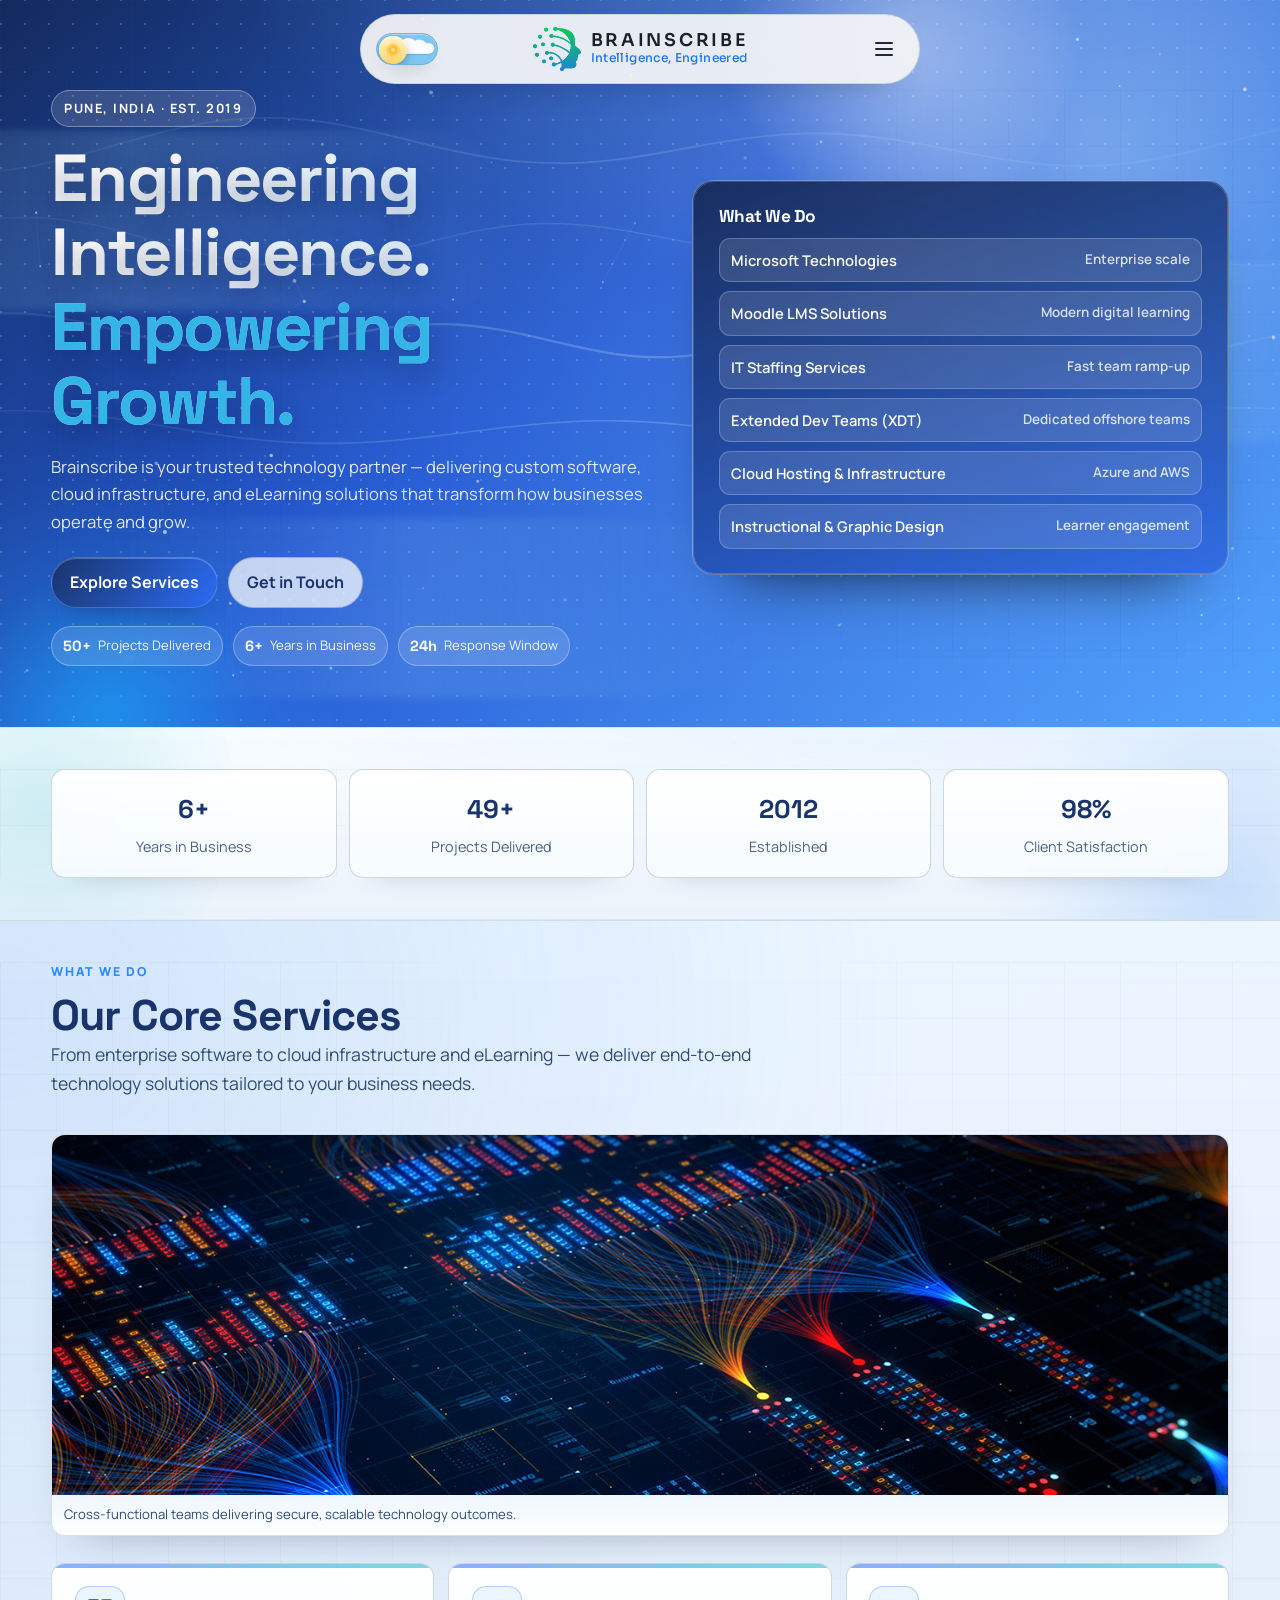
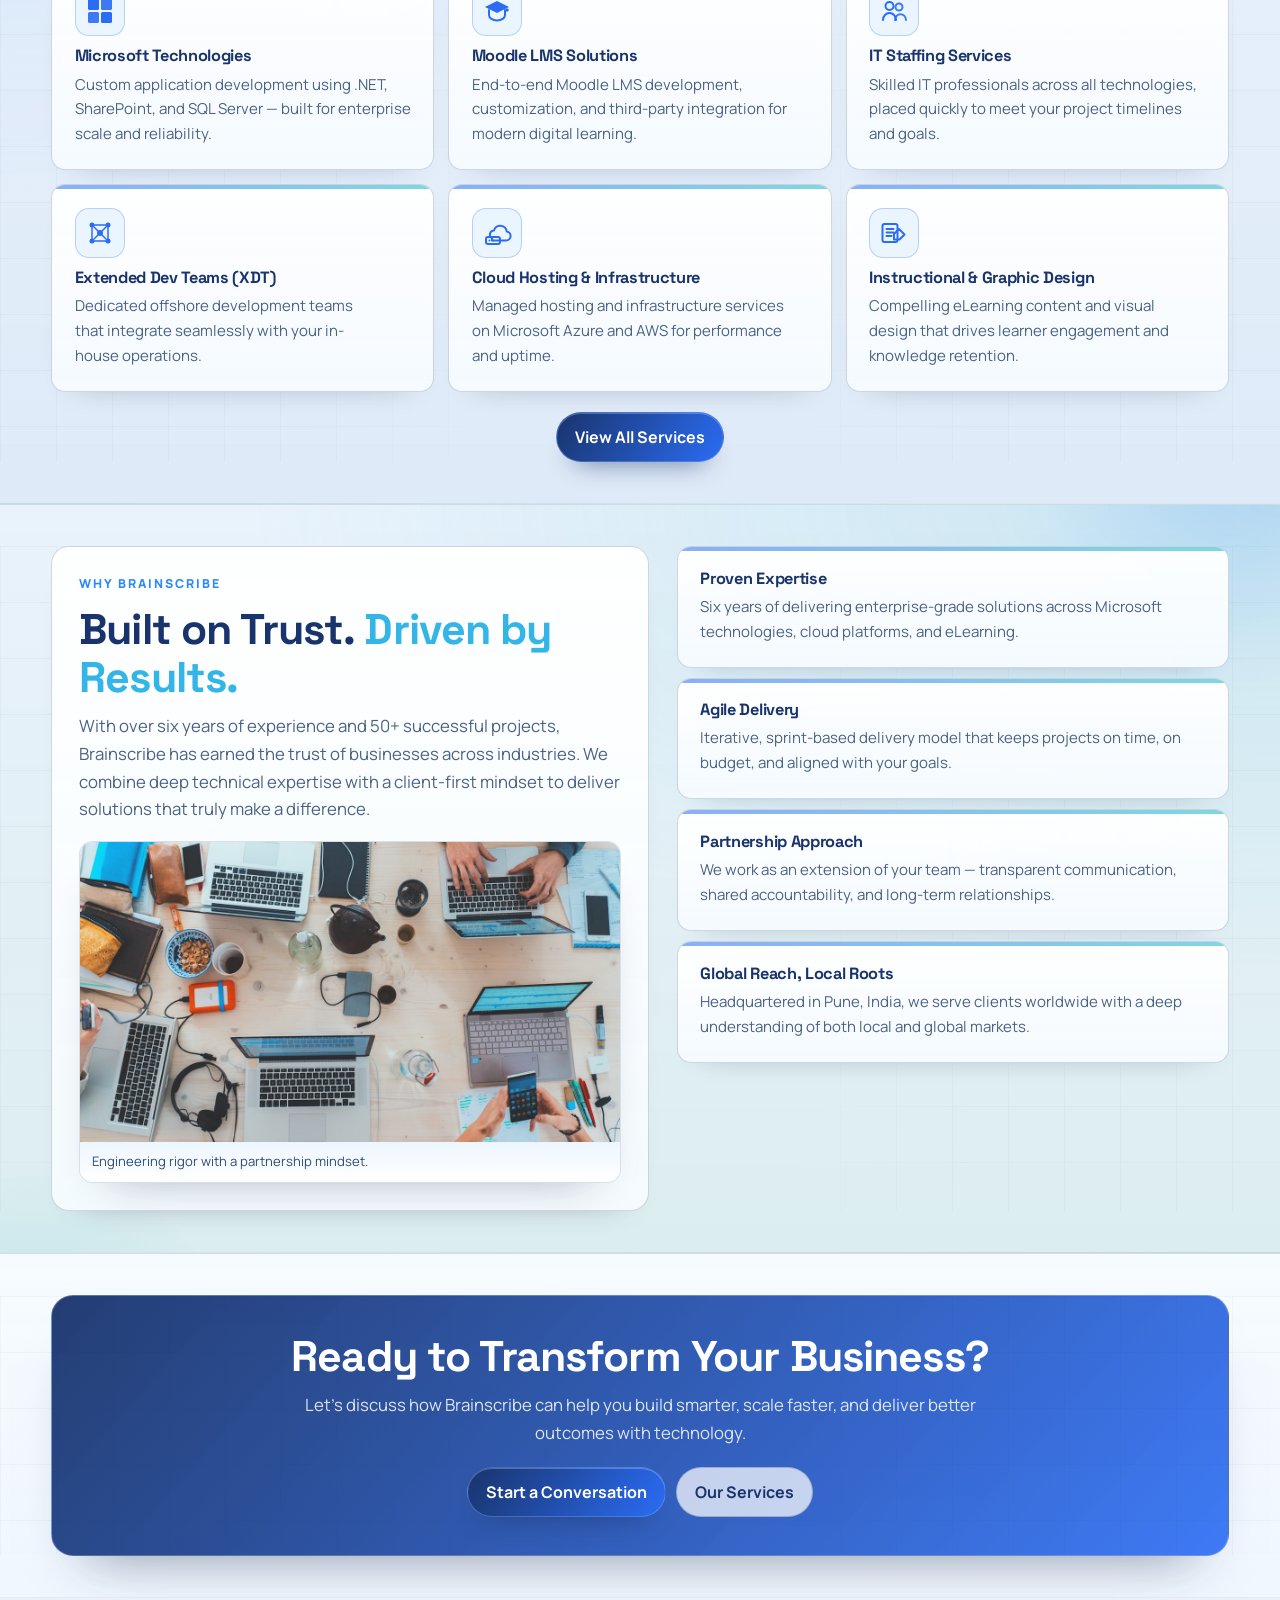
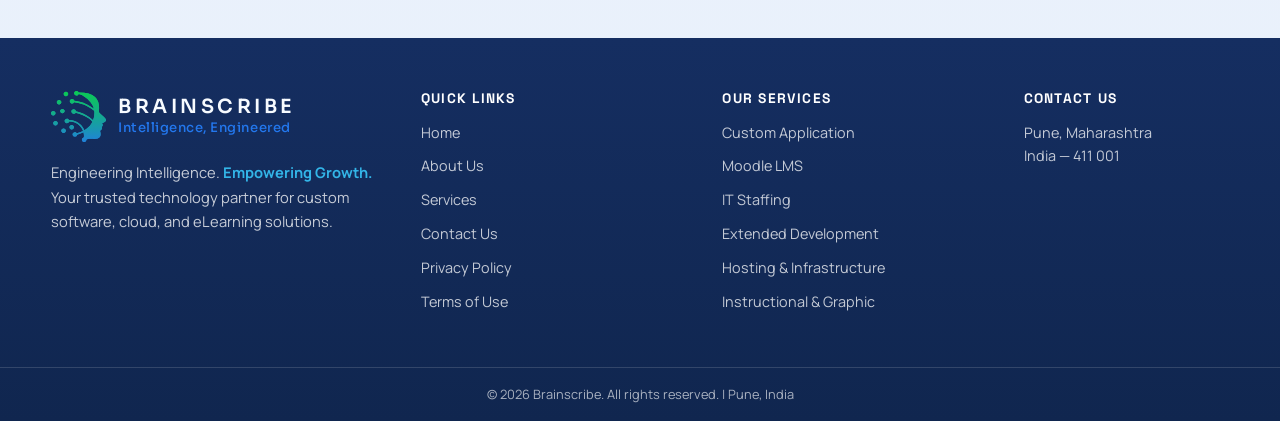
<file: index.html>
<!doctype html>
<html lang="en">
<head>
  <meta charset="UTF-8">
  <meta name="viewport" content="width=device-width, initial-scale=1.0">
  <link rel="icon" type="image/svg+xml" href="images/favicon.svg">
  <title>Brainscribe | IT Services, Cloud & Custom Application Development</title>
  <meta name="description" content="Brainscribe delivers custom application development, cloud infrastructure, Moodle LMS, IT staffing, and digital learning solutions for growing businesses.">
  <link rel="preconnect" href="https://fonts.googleapis.com">
  <link rel="preconnect" href="https://fonts.gstatic.com" crossorigin>
  <link href="https://fonts.googleapis.com/css2?family=Manrope:wght@400;600;700;800&family=Sora:wght@500;600&family=Space+Grotesk:wght@500;600;700&display=swap" rel="stylesheet">
  <link rel="stylesheet" href="styles.css">
</head>
<body class="home-page">
<header class="site-header">
    <div class="container top">
      <span class="top-spacer" aria-hidden="true"></span>
      <a class="center-brand" href="index.html" aria-label="Brainscribe Home">
        <img class="center-brand-mark" src="images/BS-logo.svg" alt="" aria-hidden="true">
        <span class="brand-copy">
          <span class="brand-wordmark">BRAINSCRIBE</span>
          <span class="brand-tagline">Intelligence, Engineered</span>
        </span>
      </a>
      <button class="menu-btn" id="menuBtn" aria-expanded="false" aria-label="Menu">
        <svg width="20" height="20" viewBox="0 0 20 20" fill="none"><path d="M3 5.5H17M3 10H17M3 14.5H17" stroke="currentColor" stroke-width="1.8" stroke-linecap="round"/></svg>
      </button>
      <nav class="nav-links" id="menu" aria-hidden="true">
        <div class="menu-panel" role="dialog" aria-modal="true" aria-label="Site menu">
          <div class="menu-shell">
            <div class="menu-head">
              <a class="menu-brand" href="index.html" aria-label="Brainscribe Home"><img class="menu-brand-mark" src="images/BS-logo.svg" alt="Brainscribe"></a>
              <p class="menu-title">BRAINSCRIBE</p>
              <button class="menu-close" type="button" aria-label="Close menu">&times;</button>
            </div>
            <div class="menu-body">
              <div class="menu-links-col">
                <a class="active" href="index.html"><span class="menu-link-title">Home</span><span class="menu-link-meta">Start here</span></a>
                <a href="about.html"><span class="menu-link-title">About Us</span><span class="menu-link-meta">Who we are</span></a>
                <a href="services.html"><span class="menu-link-title">Services</span><span class="menu-link-meta">What we do</span></a>
                <div class="menu-service-links">
                  <a class="menu-sub-link" href="service-custom-application.html">01. Custom Application</a>
                  <a class="menu-sub-link" href="service-moodle-lms.html">02. Moodle LMS</a>
                  <a class="menu-sub-link" href="service-it-staffing.html">03. IT Staffing</a>
                  <a class="menu-sub-link" href="service-extended-development.html">04. Extended Development</a>
                  <a class="menu-sub-link" href="service-hosting-infrastructure.html">05. Hosting &amp; Infrastructure</a>
                  <a class="menu-sub-link" href="service-instructional-graphic.html">06. Instructional &amp; Graphic</a>
                </div>
                <a href="contact.html"><span class="menu-link-title">Contact Us</span><span class="menu-link-meta">Let's talk</span></a>
                <a class="menu-cta-btn" href="contact.html">
                  <span>Get in Touch</span>
                  <span aria-hidden="true">&rarr;</span>
                </a>
              </div>
              <a class="menu-story-card" href="about.html">
                <img src="images/about-strategy-session.jpg" alt="Brainscribe team at work">
                <span class="menu-story-chip">Our Story</span>
                <span class="menu-story-meta">Engineering Intelligence. Empowering Growth.</span>
              </a>
            </div>
            <div class="menu-foot">
              <span class="menu-foot-line" aria-hidden="true"></span>
            </div>
          </div>
        </div>
      </nav>
    </div>
  </header>

  <main>
    <section class="page-hero home-hero" id="homeHero">
      <canvas class="hero-canvas" id="heroCanvas" aria-hidden="true"></canvas>
      <div class="hero-grid-overlay" aria-hidden="true"></div>
      <div class="hero-noise" aria-hidden="true"></div>
      <div class="hero-beam beam-a" aria-hidden="true"></div>
      <div class="hero-beam beam-b" aria-hidden="true"></div>
      <div class="hero-beam beam-c" aria-hidden="true"></div>
      <div class="hero-glow glow-a" aria-hidden="true"></div>
      <div class="hero-glow glow-b" aria-hidden="true"></div>

      <div class="container hero-grid">
        <div class="reveal">
          <div class="eyebrow">Pune, India · Est. 2019</div>
          <h1>Engineering Intelligence. <span class="text-accent-cyan">Empowering Growth.</span></h1>
          <p class="hero-copy">Brainscribe is your trusted technology partner — delivering custom software, cloud infrastructure, and eLearning solutions that transform how businesses operate and grow.</p>
          <div class="actions">
            <a class="button primary" href="services.html">Explore Services</a>
            <a class="button secondary" href="contact.html">Get in Touch</a>
          </div>
          <div class="hero-pulse-row reveal">
            <span><b>50+</b> Projects Delivered</span>
            <span><b>6+</b> Years in Business</span>
            <span><b>24h</b> Response Window</span>
          </div>
        </div>

        <aside class="dark-panel reveal interactive-tilt" data-tilt-strength="4.4">
          <h3>What We Do</h3>
          <ul class="matrix">
            <li>Microsoft Technologies <span>Enterprise scale</span></li>
            <li>Moodle LMS Solutions <span>Modern digital learning</span></li>
            <li>IT Staffing Services <span>Fast team ramp-up</span></li>
            <li>Extended Dev Teams (XDT) <span>Dedicated offshore teams</span></li>
            <li>Cloud Hosting & Infrastructure <span>Azure and AWS</span></li>
            <li>Instructional & Graphic Design <span>Learner engagement</span></li>
          </ul>
        </aside>
      </div>
    </section>

    <section class="section band-a">
      <div class="container stat-grid reveal">
        <article class="stat-card"><b data-count="6" data-suffix="+">6+</b><span>Years in Business</span></article>
        <article class="stat-card"><b data-count="50" data-suffix="+">50+</b><span>Projects Delivered</span></article>
        <article class="stat-card"><b data-count="2019">2019</b><span>Established</span></article>
        <article class="stat-card"><b data-count="100" data-suffix="%">100%</b><span>Client Satisfaction</span></article>
      </div>
    </section>

    <section class="section band-b">
      <div class="container">
        <div class="section-head reveal">
          <p class="kicker">What We Do</p>
          <h2>Our Core Services</h2>
          <p class="intro">From enterprise software to cloud infrastructure and eLearning — we deliver end-to-end technology solutions tailored to your business needs.</p>
        </div>

        <figure class="media-frame media-frame-wide reveal">
          <img src="images/home-core-services.jpg" alt="Brainscribe team collaborating on digital product strategy">
          <figcaption>Cross-functional teams delivering secure, scalable technology outcomes.</figcaption>
        </figure>

        <div class="grid-3 core-services-grid">
          <article class="card reveal"><img class="service-overview-icon core-service-icon" src="images/services-icon-microsoft.svg" alt="" aria-hidden="true"><h3>Microsoft Technologies</h3><p>Custom application development using .NET, SharePoint, and SQL Server — built for enterprise scale and reliability.</p></article>
          <article class="card reveal"><img class="service-overview-icon core-service-icon" src="images/services-icon-moodle.svg" alt="" aria-hidden="true"><h3>Moodle LMS Solutions</h3><p>End-to-end Moodle LMS development, customization, and third-party integration for modern digital learning.</p></article>
          <article class="card reveal"><img class="service-overview-icon core-service-icon" src="images/services-icon-staffing.svg" alt="" aria-hidden="true"><h3>IT Staffing Services</h3><p>Skilled IT professionals across all technologies, placed quickly to meet your project timelines and goals.</p></article>
          <article class="card reveal"><img class="service-overview-icon core-service-icon" src="images/services-icon-xdt.svg" alt="" aria-hidden="true"><h3>Extended Dev Teams (XDT)</h3><p>Dedicated offshore development teams that integrate seamlessly with your in-house operations.</p></article>
          <article class="card reveal"><img class="service-overview-icon core-service-icon" src="images/services-icon-hosting.svg" alt="" aria-hidden="true"><h3>Cloud Hosting & Infrastructure</h3><p>Managed hosting and infrastructure services on Microsoft Azure and AWS for performance and uptime.</p></article>
          <article class="card reveal"><img class="service-overview-icon core-service-icon" src="images/services-icon-instructional.svg" alt="" aria-hidden="true"><h3>Instructional & Graphic Design</h3><p>Compelling eLearning content and visual design that drives learner engagement and knowledge retention.</p></article>
        </div>

        <div class="actions actions-center mt-20">
          <a class="button primary" href="services.html">View All Services</a>
        </div>
      </div>
    </section>

    <section class="section band-c">
      <div class="container split">
        <article class="panel reveal">
          <p class="kicker">Why Brainscribe</p>
          <h2>Built on Trust. <span class="text-accent-cyan">Driven by Results.</span></h2>
          <p>With over six years of experience and 50+ successful projects, Brainscribe has earned the trust of businesses across industries. We combine deep technical expertise with a client-first mindset to deliver solutions that truly make a difference.</p>
          <figure class="media-frame mt-14">
            <img src="images/home-trust-team.jpg" alt="Technology professionals working together at Brainscribe">
            <figcaption>Engineering rigor with a partnership mindset.</figcaption>
          </figure>
        </article>

        <div class="grid-3 single-col-grid reveal">
          <article class="card"><h3>Proven Expertise</h3><p>Six years of delivering enterprise-grade solutions across Microsoft technologies, cloud platforms, and eLearning.</p></article>
          <article class="card"><h3>Agile Delivery</h3><p>Iterative, sprint-based delivery model that keeps projects on time, on budget, and aligned with your goals.</p></article>
          <article class="card"><h3>Partnership Approach</h3><p>We work as an extension of your team — transparent communication, shared accountability, and long-term relationships.</p></article>
          <article class="card"><h3>Global Reach, Local Roots</h3><p>Headquartered in Pune, India, we serve clients worldwide with a deep understanding of both local and global markets.</p></article>
        </div>
      </div>
    </section>

    <section class="section cta-band">
      <div class="container reveal">
        <h2>Ready to Transform Your Business?</h2>
        <p>Let's discuss how Brainscribe can help you build smarter, scale faster, and deliver better outcomes with technology.</p>
        <div class="actions">
          <a class="button primary" href="contact.html">Start a Conversation</a>
          <a class="button secondary" href="services.html">Our Services</a>
        </div>
      </div>
    </section>
  </main>

  <footer class="mega-footer">
    <div class="upper">
      <div class="container footer-grid">
        <div>
          <div class="footer-brand">
            <img class="footer-logo" src="images/BS-logo.svg" alt="" aria-hidden="true">
            <div class="footer-brand-copy">
              <p class="footer-brand-name">BRAINSCRIBE</p>
              <p class="footer-brand-tagline">Intelligence, Engineered</p>
            </div>
          </div>
          <p class="footer-desc">Engineering Intelligence. <span class="text-accent-cyan">Empowering Growth.</span> Your trusted technology partner for custom software, cloud, and eLearning solutions.</p>
        </div>

        <div class="footer-col">
          <h4>Quick Links</h4>
          <ul>
            <li><a href="index.html">Home</a></li>
            <li><a href="about.html">About Us</a></li>
            <li><a href="services.html">Services</a></li>
            <li><a href="contact.html">Contact Us</a></li>
            <li><a href="privacy_policy.html">Privacy Policy</a></li>
            <li><a href="terms_of_use.html">Terms of Use</a></li>
          </ul>
        </div>

        <div class="footer-col">
          <h4>Our Services</h4>
          <ul>
            <li><a href="service-custom-application.html">Custom Application</a></li>
            <li><a href="service-moodle-lms.html">Moodle LMS</a></li>
            <li><a href="service-it-staffing.html">IT Staffing</a></li>
            <li><a href="service-extended-development.html">Extended Development</a></li>
            <li><a href="service-hosting-infrastructure.html">Hosting &amp; Infrastructure</a></li>
            <li><a href="service-instructional-graphic.html">Instructional &amp; Graphic</a></li>
          </ul>
        </div>

        <div class="footer-col">
          <h4>Contact Us</h4>
          <ul>
            <li><p>Pune, Maharashtra<br>India — 411 001</p></li>
          </ul>
        </div>
      </div>
    </div>

    <div class="footer-bottom">
      <div class="container inner">
        <p>© <span id="year"></span> Brainscribe. All rights reserved. | Pune, India</p>
      </div>
    </div>
  </footer>

  <script src="script.js"></script>
</body>
</html>
</file>
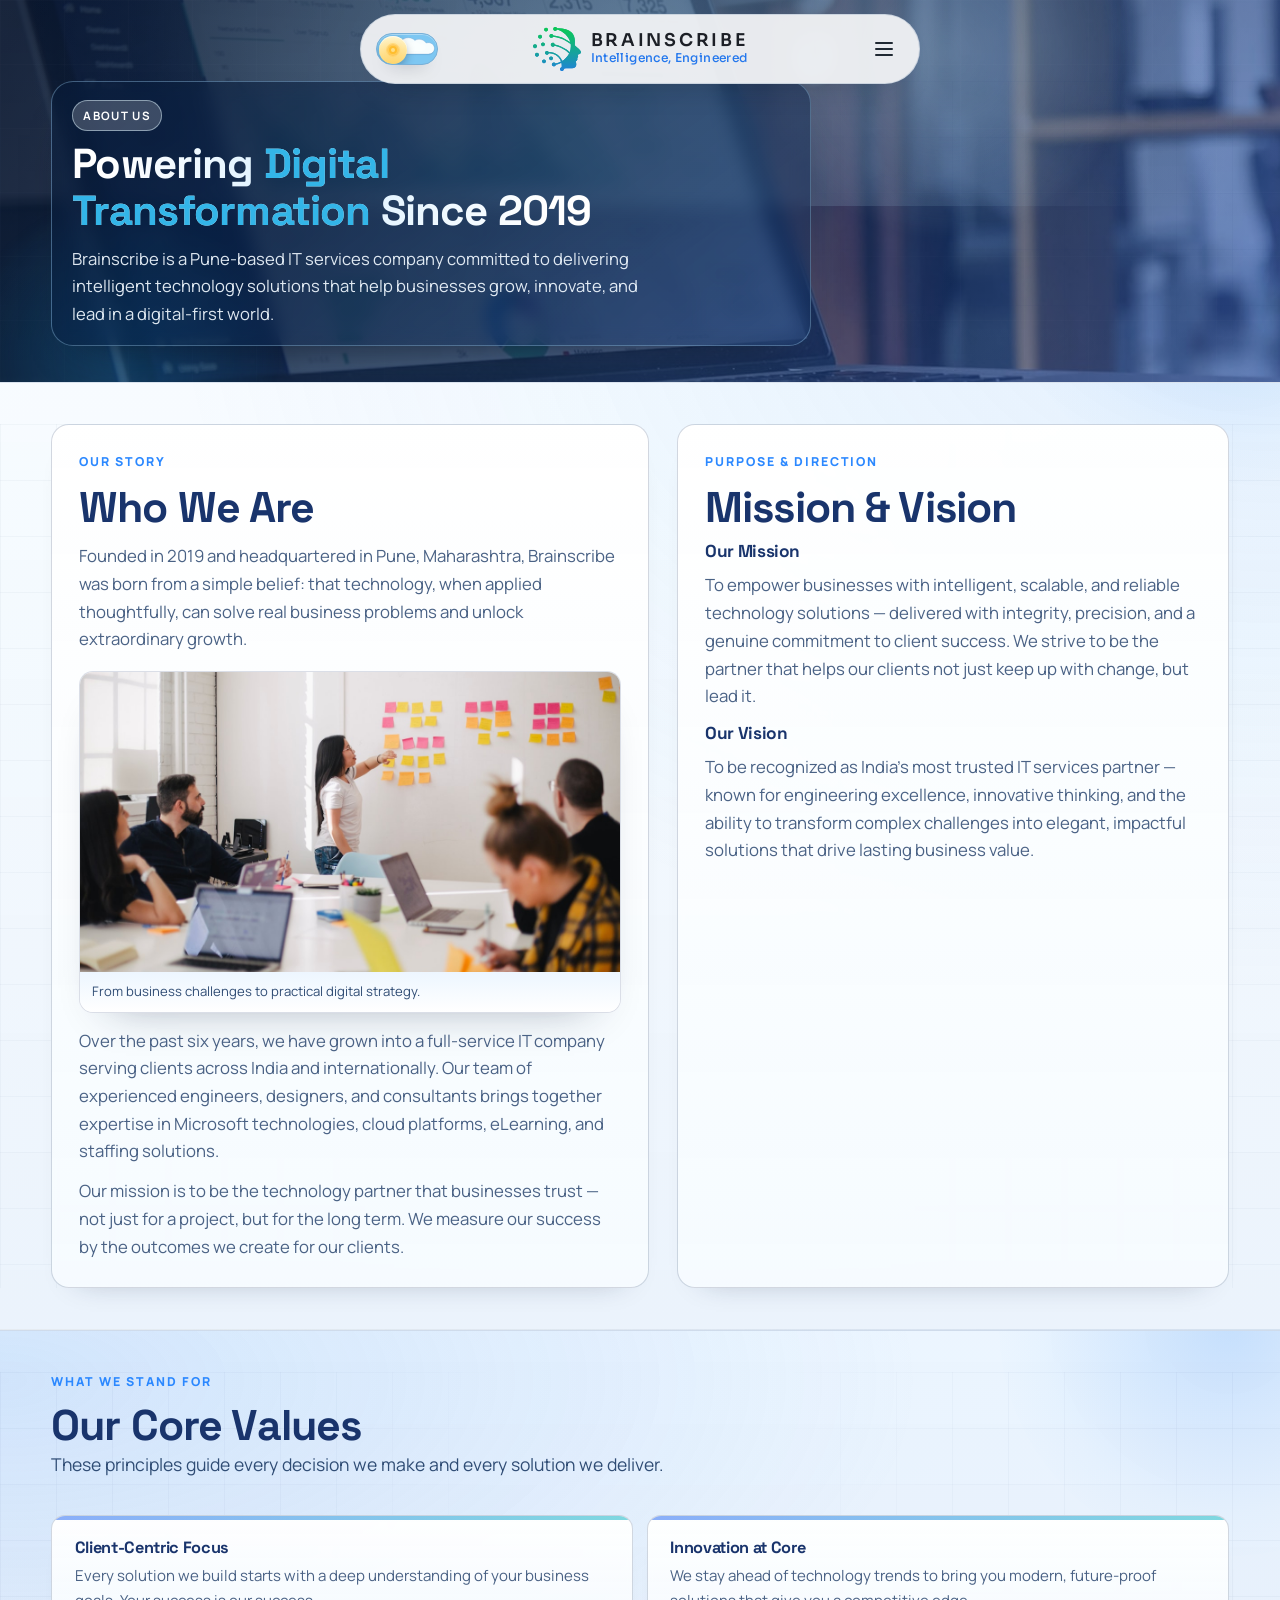
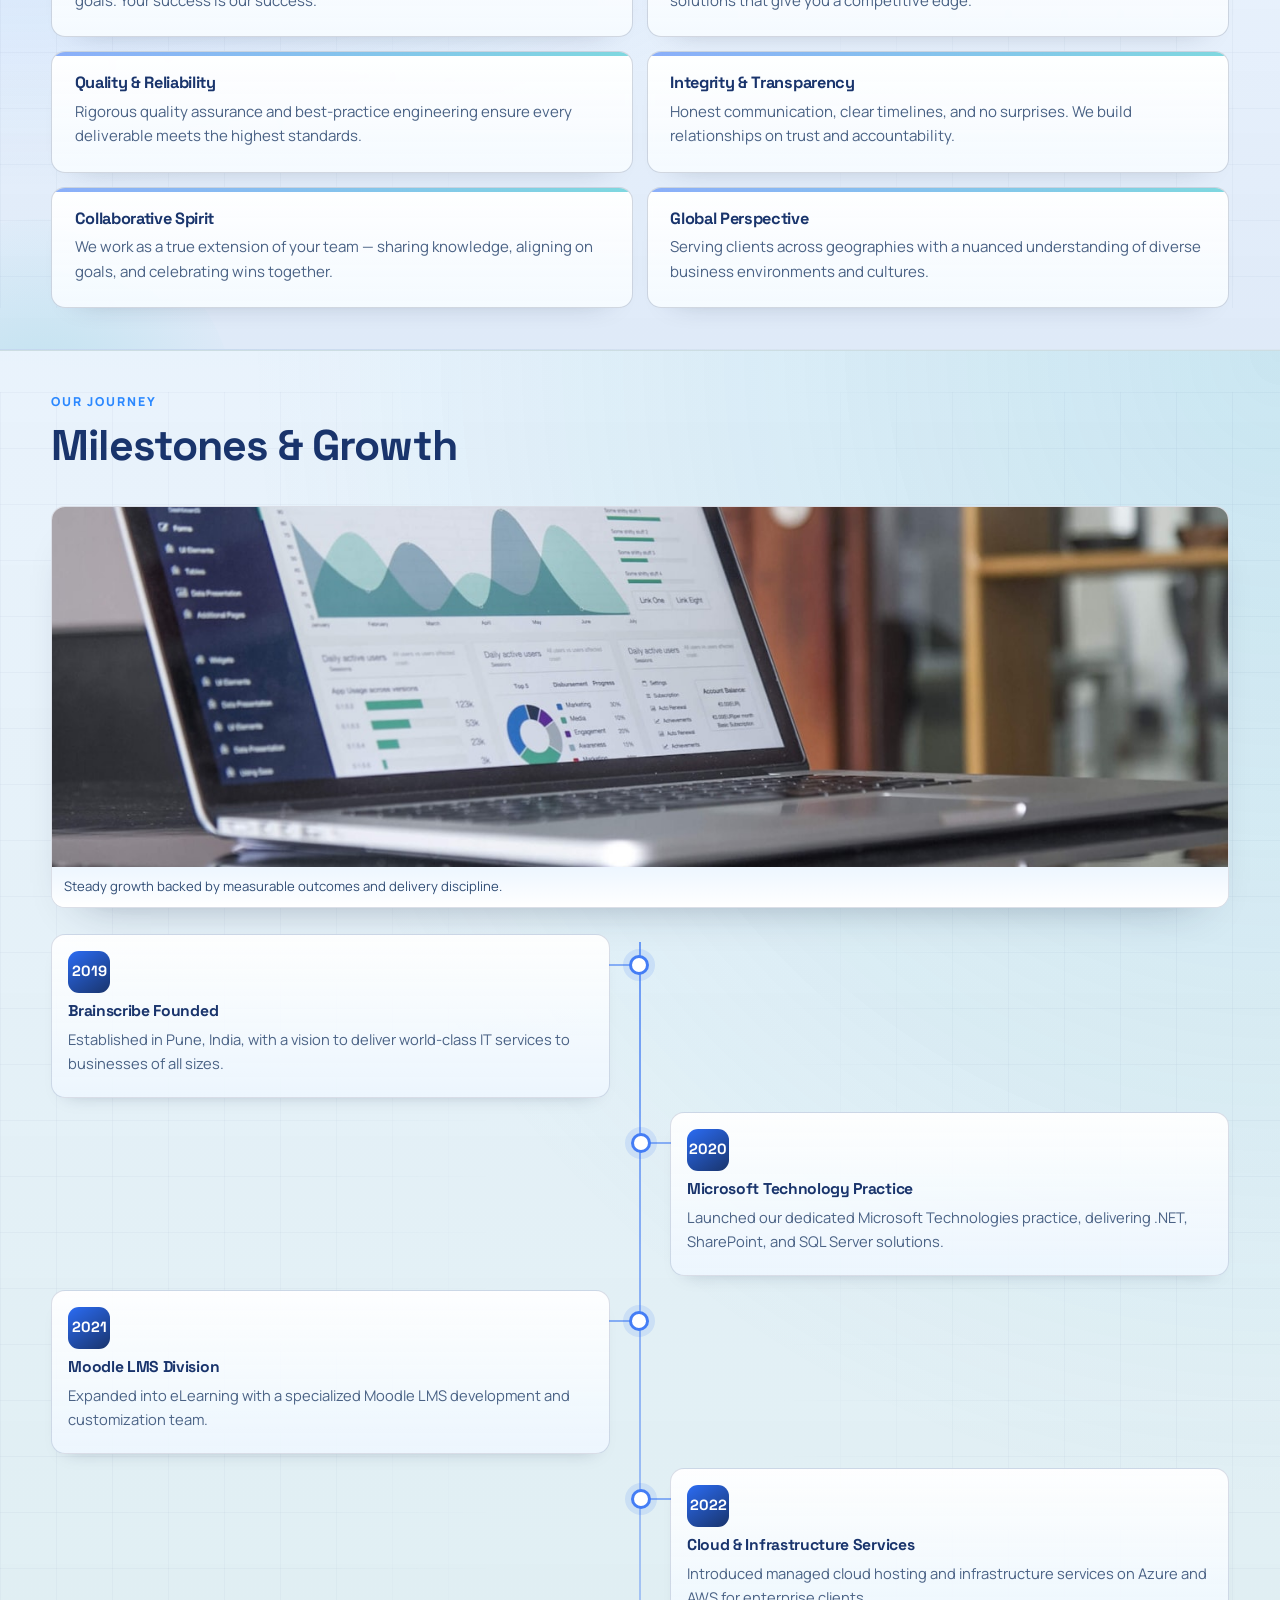
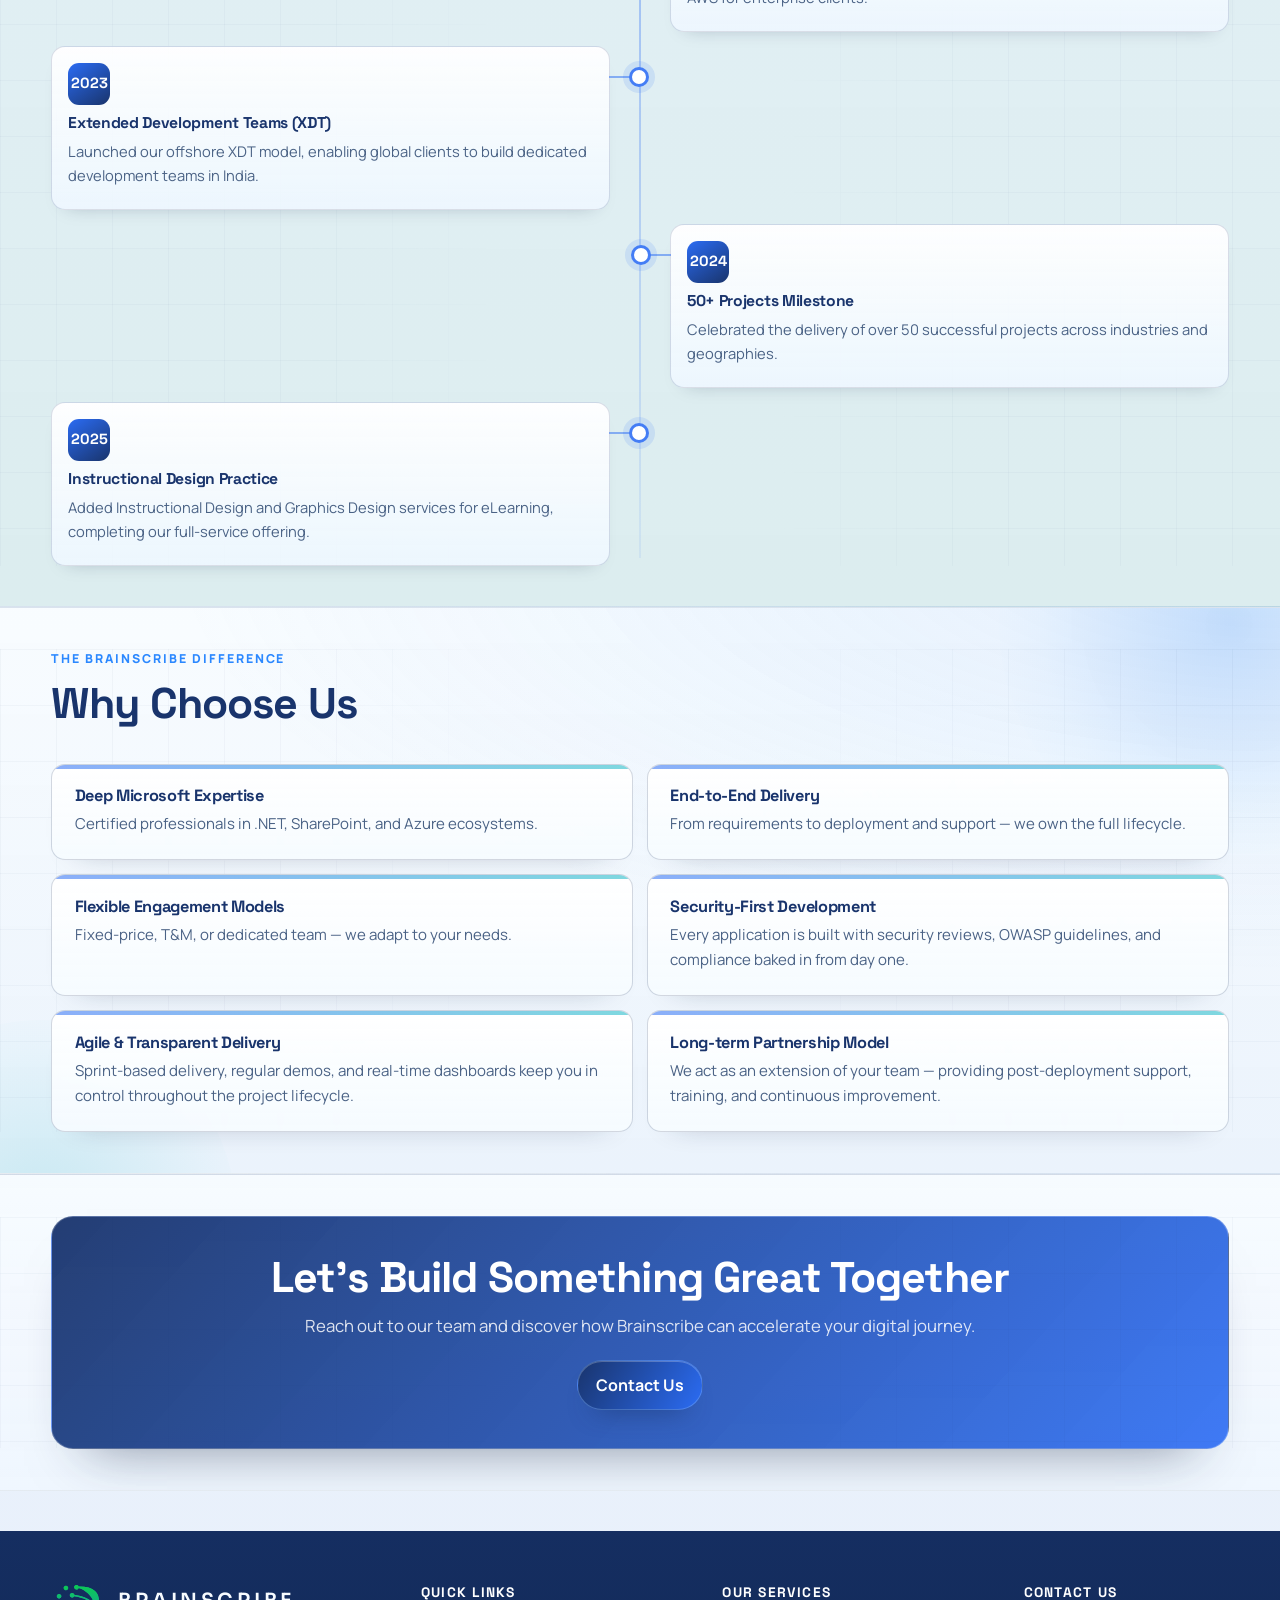
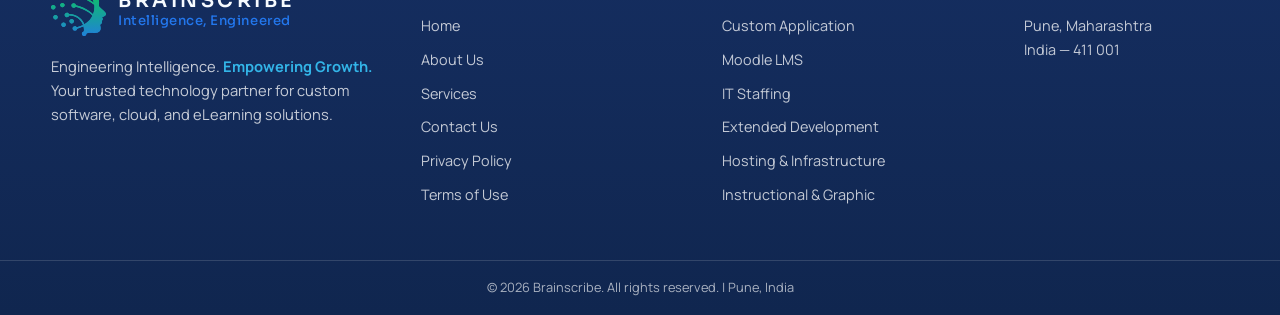
<file: about.html>
<!doctype html>
<html lang="en">

<head>
  <meta charset="UTF-8">
  <meta name="viewport" content="width=device-width, initial-scale=1.0">
  <link rel="icon" type="image/svg+xml" href="images/favicon.svg">
  <title>About Brainscribe | Technology Partner for Growth</title>
  <meta name="description" content="Learn about Brainscribe, our client-first approach, and how we help organizations grow through software engineering, cloud services, and eLearning solutions.">
  <link rel="preconnect" href="https://fonts.googleapis.com">
  <link rel="preconnect" href="https://fonts.gstatic.com" crossorigin>
  <link
    href="https://fonts.googleapis.com/css2?family=Manrope:wght@400;600;700;800&family=Sora:wght@500;600&family=Space+Grotesk:wght@500;600;700&display=swap"
    rel="stylesheet">
  <link rel="stylesheet" href="styles.css">
</head>

<body class="about-page">
  <header class="site-header">
    <div class="container top">
      <span class="top-spacer" aria-hidden="true"></span>
      <a class="center-brand" href="index.html" aria-label="Brainscribe Home">
        <img class="center-brand-mark" src="images/BS-logo.svg" alt="" aria-hidden="true">
        <span class="brand-copy">
          <span class="brand-wordmark">BRAINSCRIBE</span>
          <span class="brand-tagline">Intelligence, Engineered</span>
        </span>
      </a>
      <button class="menu-btn" id="menuBtn" aria-expanded="false" aria-label="Menu">
        <svg width="20" height="20" viewBox="0 0 20 20" fill="none">
          <path d="M3 5.5H17M3 10H17M3 14.5H17" stroke="currentColor" stroke-width="1.8" stroke-linecap="round" />
        </svg>
      </button>
      <nav class="nav-links" id="menu" aria-hidden="true">
        <div class="menu-panel" role="dialog" aria-modal="true" aria-label="Site menu">
          <div class="menu-shell">
            <div class="menu-head">
              <a class="menu-brand" href="index.html" aria-label="Brainscribe Home"><img class="menu-brand-mark"
                  src="images/BS-logo.svg" alt="Brainscribe"></a>
              <p class="menu-title">BRAINSCRIBE</p>
              <button class="menu-close" type="button" aria-label="Close menu">&times;</button>
            </div>
            <div class="menu-body">
              <div class="menu-links-col">
                <a href="index.html"><span class="menu-link-title">Home</span><span class="menu-link-meta">Start
                    here</span></a>
                <a class="active" href="about.html"><span class="menu-link-title">About Us</span><span
                    class="menu-link-meta">Who we are</span></a>
                <a href="services.html"><span class="menu-link-title">Services</span><span class="menu-link-meta">What
                    we do</span></a>
                <div class="menu-service-links">
                  <a class="menu-sub-link" href="service-custom-application.html">01. Custom Application</a>
                  <a class="menu-sub-link" href="service-moodle-lms.html">02. Moodle LMS</a>
                  <a class="menu-sub-link" href="service-it-staffing.html">03. IT Staffing</a>
                  <a class="menu-sub-link" href="service-extended-development.html">04. Extended Development</a>
                  <a class="menu-sub-link" href="service-hosting-infrastructure.html">05. Hosting &amp; Infrastructure</a>
                  <a class="menu-sub-link" href="service-instructional-graphic.html">06. Instructional &amp; Graphic</a>
                </div>
                <a href="contact.html"><span class="menu-link-title">Contact Us</span><span class="menu-link-meta">Let's
                    talk</span></a>
                <a class="menu-cta-btn" href="contact.html">
                  <span>Get in Touch</span>
                  <span aria-hidden="true">&rarr;</span>
                </a>
              </div>
              <a class="menu-story-card" href="about.html">
                <img src="images/about-strategy-session.jpg" alt="Brainscribe team at work">
                <span class="menu-story-chip">Our Story</span>
                <span class="menu-story-meta">Engineering Intelligence. Empowering Growth.</span>
              </a>
            </div>
            <div class="menu-foot">
              <span class="menu-foot-line" aria-hidden="true"></span>
            </div>
          </div>
        </div>
      </nav>
    </div>
  </header>

  <main>
    <section class="page-hero sub-hero">
      <div class="sub-hero-media" aria-hidden="true"></div>
      <div class="sub-hero-grid-overlay" aria-hidden="true"></div>
      <div class="sub-hero-glow glow-a" aria-hidden="true"></div>
      <div class="sub-hero-glow glow-b" aria-hidden="true"></div>
      <div class="container reveal">
        <div class="sub-hero-content">
          <div class="eyebrow">About Us</div>
          <h1>Powering <span class="text-accent-cyan">Digital Transformation</span> Since 2019</h1>
          <p class="hero-copy">Brainscribe is a Pune-based IT services company committed to delivering intelligent
            technology solutions that help businesses grow, innovate, and lead in a digital-first world.</p>
        </div>
      </div>
    </section>

    <section class="section band-a">
      <div class="container split">
        <article class="panel reveal">
          <p class="kicker">Our Story</p>
          <h2>Who We Are</h2>
          <p>Founded in 2019 and headquartered in Pune, Maharashtra, Brainscribe was born from a simple belief: that
            technology, when applied thoughtfully, can solve real business problems and unlock extraordinary growth.</p>
          <figure class="media-frame mt-14">
            <img src="images/about-strategy-session.jpg"
              alt="Strategic workshop session with business and technology teams">
            <figcaption>From business challenges to practical digital strategy.</figcaption>
          </figure>
          <p class="mt-14">Over the past six years, we have grown into a full-service IT company serving clients across India and
            internationally. Our team of experienced engineers, designers, and consultants brings together expertise in
            Microsoft technologies, cloud platforms, eLearning, and staffing solutions.</p>
          <p>Our mission is to be the technology partner that businesses trust — not just for a project, but for the
            long term. We measure our success by the outcomes we create for our clients.</p>

        </article>

        <article class="panel reveal">
          <p class="kicker">Purpose & Direction</p>
          <h2>Mission & Vision</h2>
          <h3 class="mt-10">Our Mission</h3>
          <p>To empower businesses with intelligent, scalable, and reliable technology solutions — delivered with
            integrity, precision, and a genuine commitment to client success. We strive to be the partner that helps our
            clients not just keep up with change, but lead it.</p>
          <h3 class="mt-14">Our Vision</h3>
          <p>To be recognized as India's most trusted IT services partner — known for engineering excellence, innovative
            thinking, and the ability to transform complex challenges into elegant, impactful solutions that drive
            lasting business value.</p>
        </article>
      </div>
    </section>

    <section class="section band-b">
      <div class="container">
        <div class="section-head reveal">
          <p class="kicker">What We Stand For</p>
          <h2>Our Core Values</h2>
          <p class="intro">These principles guide every decision we make and every solution we deliver.</p>
        </div>

        <div class="grid-3 grid-2-balanced">
          <article class="card reveal">
            <h3>Client-Centric Focus</h3>
            <p>Every solution we build starts with a deep understanding of your business goals. Your success is our
              success.</p>
          </article>
          <article class="card reveal">
            <h3>Innovation at Core</h3>
            <p>We stay ahead of technology trends to bring you modern, future-proof solutions that give you a
              competitive edge.</p>
          </article>
          <article class="card reveal">
            <h3>Quality & Reliability</h3>
            <p>Rigorous quality assurance and best-practice engineering ensure every deliverable meets the highest
              standards.</p>
          </article>
          <article class="card reveal">
            <h3>Integrity & Transparency</h3>
            <p>Honest communication, clear timelines, and no surprises. We build relationships on trust and
              accountability.</p>
          </article>
          <article class="card reveal">
            <h3>Collaborative Spirit</h3>
            <p>We work as a true extension of your team — sharing knowledge, aligning on goals, and celebrating wins
              together.</p>
          </article>
          <article class="card reveal">
            <h3>Global Perspective</h3>
            <p>Serving clients across geographies with a nuanced understanding of diverse business environments and
              cultures.</p>
          </article>
        </div>
      </div>
    </section>

    <section class="section band-c">
      <div class="container">
        <div class="section-head reveal">
          <p class="kicker">Our Journey</p>
          <h2>Milestones & Growth</h2>
        </div>
        <figure class="media-frame media-frame-wide reveal">
          <img src="images/about-growth-dashboard.jpg"
            alt="Business growth analytics and planning on a digital dashboard">
          <figcaption>Steady growth backed by measurable outcomes and delivery discipline.</figcaption>
        </figure>
        <div class="milestone-timeline reveal" aria-label="Brainscribe milestones timeline">
          <article class="milestone-item left">
            <div class="n">2019</div>
            <h4>Brainscribe Founded</h4>
            <p>Established in Pune, India, with a vision to deliver world-class IT services to businesses of all sizes.
            </p>
          </article>
          <article class="milestone-item right">
            <div class="n">2020</div>
            <h4>Microsoft Technology Practice</h4>
            <p>Launched our dedicated Microsoft Technologies practice, delivering .NET, SharePoint, and SQL Server
              solutions.</p>
          </article>
          <article class="milestone-item left">
            <div class="n">2021</div>
            <h4>Moodle LMS Division</h4>
            <p>Expanded into eLearning with a specialized Moodle LMS development and customization team.</p>
          </article>
          <article class="milestone-item right">
            <div class="n">2022</div>
            <h4>Cloud & Infrastructure Services</h4>
            <p>Introduced managed cloud hosting and infrastructure services on Azure and AWS for enterprise clients.</p>
          </article>
          <article class="milestone-item left">
            <div class="n">2023</div>
            <h4>Extended Development Teams (XDT)</h4>
            <p>Launched our offshore XDT model, enabling global clients to build dedicated development teams in India.
            </p>
          </article>
          <article class="milestone-item right">
            <div class="n">2024</div>
            <h4>50+ Projects Milestone</h4>
            <p>Celebrated the delivery of over 50 successful projects across industries and geographies.</p>
          </article>
          <article class="milestone-item left">
            <div class="n">2025</div>
            <h4>Instructional Design Practice</h4>
            <p>Added Instructional Design and Graphics Design services for eLearning, completing our full-service
              offering.</p>
          </article>
        </div>
      </div>
    </section>

    <section class="section band-a">
      <div class="container">
        <div class="section-head reveal">
          <p class="kicker">The Brainscribe Difference</p>
          <h2>Why Choose Us</h2>
        </div>
        <div class="grid-3 grid-2-balanced">
          <article class="card reveal">
            <h3>Deep Microsoft Expertise</h3>
            <p>Certified professionals in .NET, SharePoint, and Azure ecosystems.</p>
          </article>
          <article class="card reveal">
            <h3>End-to-End Delivery</h3>
            <p>From requirements to deployment and support — we own the full lifecycle.</p>
          </article>
          <article class="card reveal">
            <h3>Flexible Engagement Models</h3>
            <p>Fixed-price, T&M, or dedicated team — we adapt to your needs.</p>
          </article>
          <article class="card reveal">
            <h3>Security-First Development</h3>
            <p>Every application is built with security reviews, OWASP guidelines, and compliance baked in from day one.</p>
          </article>
          <article class="card reveal">
            <h3>Agile & Transparent Delivery</h3>
            <p>Sprint-based delivery, regular demos, and real-time dashboards keep you in control throughout the project lifecycle.</p>
          </article>
          <article class="card reveal">
            <h3>Long-term Partnership Model</h3>
            <p>We act as an extension of your team — providing post-deployment support, training, and continuous improvement.</p>
          </article>
        </div>
      </div>
    </section>

    <section class="section cta-band">
      <div class="container reveal">
        <h2>Let's Build Something Great Together</h2>
        <p>Reach out to our team and discover how Brainscribe can accelerate your digital journey.</p>
        <div class="actions"><a class="button primary" href="contact.html">Contact Us</a></div>
      </div>
    </section>
  </main>

  <footer class="mega-footer">
    <div class="upper">
      <div class="container footer-grid">
        <div>
          <div class="footer-brand">
            <img class="footer-logo" src="images/BS-logo.svg" alt="" aria-hidden="true">
            <div class="footer-brand-copy">
              <p class="footer-brand-name">BRAINSCRIBE</p>
              <p class="footer-brand-tagline">Intelligence, Engineered</p>
            </div>
          </div>
          <p class="footer-desc">Engineering Intelligence. <span class="text-accent-cyan">Empowering Growth.</span> Your
            trusted technology partner for custom
            software, cloud, and eLearning solutions.</p>
        </div>
        <div class="footer-col">
          <h4>Quick Links</h4>
          <ul>
            <li><a href="index.html">Home</a></li>
            <li><a href="about.html">About Us</a></li>
            <li><a href="services.html">Services</a></li>
            <li><a href="contact.html">Contact Us</a></li>
            <li><a href="privacy_policy.html">Privacy Policy</a></li>
            <li><a href="terms_of_use.html">Terms of Use</a></li>
          </ul>
        </div>
        <div class="footer-col">
          <h4>Our Services</h4>
          <ul>
            <li><a href="service-custom-application.html">Custom Application</a></li>
            <li><a href="service-moodle-lms.html">Moodle LMS</a></li>
            <li><a href="service-it-staffing.html">IT Staffing</a></li>
            <li><a href="service-extended-development.html">Extended Development</a></li>
            <li><a href="service-hosting-infrastructure.html">Hosting &amp; Infrastructure</a></li>
            <li><a href="service-instructional-graphic.html">Instructional &amp; Graphic</a></li>
          </ul>
        </div>
        <div class="footer-col">
          <h4>Contact Us</h4>
          <ul>
            <li>
              <p>Pune, Maharashtra<br>India — 411 001</p>
            </li>
          </ul>
        </div>
      </div>
    </div>
    <div class="footer-bottom">
      <div class="container inner">
        <p>© <span id="year"></span> Brainscribe. All rights reserved. | Pune, India</p>

      </div>
    </div>
  </footer>

  <script src="script.js"></script>
</body>

</html>
</file>
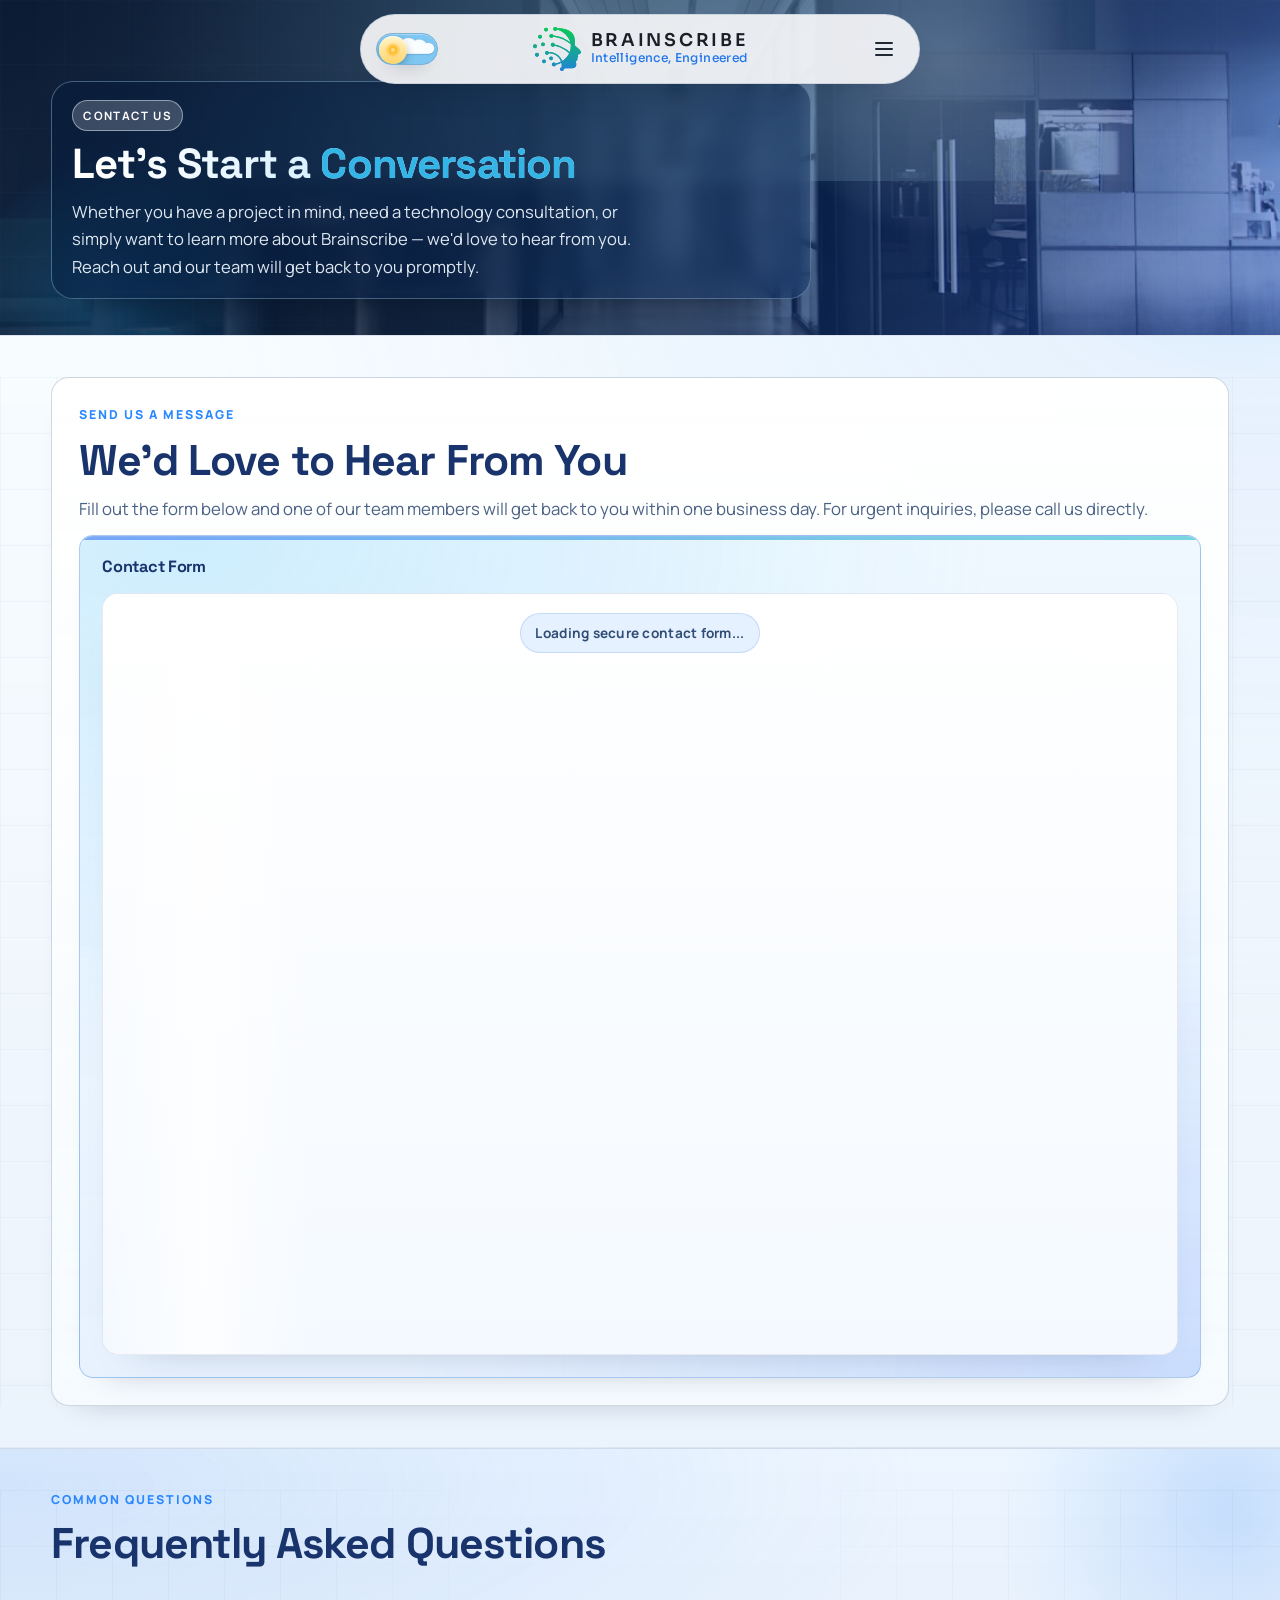
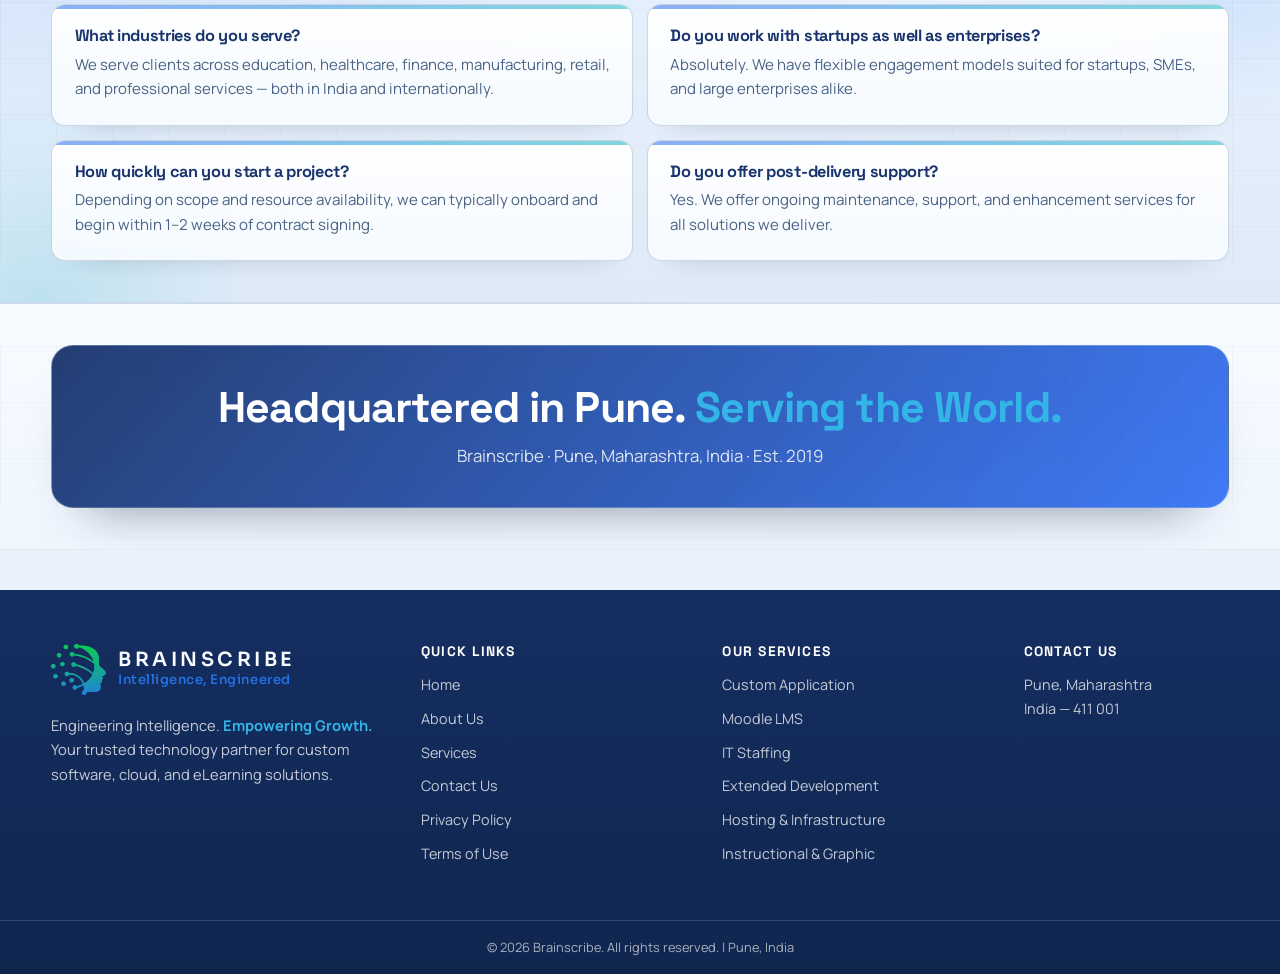
<file: contact.html>
<!doctype html>
<html lang="en">

<head>
  <meta charset="UTF-8">
  <meta name="viewport" content="width=device-width, initial-scale=1.0">
  <link rel="icon" type="image/svg+xml" href="images/favicon.svg">
  <title>Contact Brainscribe | Start Your Project Conversation</title>
  <meta name="description" content="Contact Brainscribe to discuss custom software, cloud infrastructure, Moodle LMS, staffing, or digital learning projects with our team.">
  <link rel="preconnect" href="https://fonts.googleapis.com">
  <link rel="preconnect" href="https://fonts.gstatic.com" crossorigin>
  <link
    href="https://fonts.googleapis.com/css2?family=Manrope:wght@400;600;700;800&family=Sora:wght@500;600&family=Space+Grotesk:wght@500;600;700&display=swap"
    rel="stylesheet">
  <link rel="preconnect" href="https://js-na2.hsforms.net" crossorigin>
  <link rel="dns-prefetch" href="//js-na2.hsforms.net">
  <script src="https://js-na2.hsforms.net/forms/embed/245464119.js" defer></script>
  <link rel="stylesheet" href="styles.css">
</head>

<body class="contact-page">
  <header class="site-header">
    <div class="container top">
      <span class="top-spacer" aria-hidden="true"></span>
      <a class="center-brand" href="index.html" aria-label="Brainscribe Home">
        <img class="center-brand-mark" src="images/BS-logo.svg" alt="" aria-hidden="true">
        <span class="brand-copy">
          <span class="brand-wordmark">BRAINSCRIBE</span>
          <span class="brand-tagline">Intelligence, Engineered</span>
        </span>
      </a>
      <button class="menu-btn" id="menuBtn" aria-expanded="false" aria-label="Menu">
        <svg width="20" height="20" viewBox="0 0 20 20" fill="none">
          <path d="M3 5.5H17M3 10H17M3 14.5H17" stroke="currentColor" stroke-width="1.8" stroke-linecap="round" />
        </svg>
      </button>
      <nav class="nav-links" id="menu" aria-hidden="true">
        <div class="menu-panel" role="dialog" aria-modal="true" aria-label="Site menu">
          <div class="menu-shell">
            <div class="menu-head">
              <a class="menu-brand" href="index.html" aria-label="Brainscribe Home"><img class="menu-brand-mark" src="images/BS-logo.svg" alt="Brainscribe"></a>
              <p class="menu-title">BRAINSCRIBE</p>
              <button class="menu-close" type="button" aria-label="Close menu">&times;</button>
            </div>
            <div class="menu-body">
              <div class="menu-links-col">
                <a href="index.html"><span class="menu-link-title">Home</span><span class="menu-link-meta">Start here</span></a>
                <a href="about.html"><span class="menu-link-title">About Us</span><span class="menu-link-meta">Who we are</span></a>
                <a href="services.html"><span class="menu-link-title">Services</span><span class="menu-link-meta">What we do</span></a>
                <div class="menu-service-links">
                  <a class="menu-sub-link" href="service-custom-application.html">01. Custom Application</a>
                  <a class="menu-sub-link" href="service-moodle-lms.html">02. Moodle LMS</a>
                  <a class="menu-sub-link" href="service-it-staffing.html">03. IT Staffing</a>
                  <a class="menu-sub-link" href="service-extended-development.html">04. Extended Development</a>
                  <a class="menu-sub-link" href="service-hosting-infrastructure.html">05. Hosting &amp; Infrastructure</a>
                  <a class="menu-sub-link" href="service-instructional-graphic.html">06. Instructional &amp; Graphic</a>
                </div>
                <a class="active" href="contact.html"><span class="menu-link-title">Contact Us</span><span class="menu-link-meta">Let's talk</span></a>
                <a class="menu-cta-btn" href="contact.html">
                  <span>Get in Touch</span>
                  <span aria-hidden="true">&rarr;</span>
                </a>
              </div>
              <a class="menu-story-card" href="about.html">
                <img src="images/about-strategy-session.jpg" alt="Brainscribe team at work">
                <span class="menu-story-chip">Our Story</span>
                <span class="menu-story-meta">Engineering Intelligence. Empowering Growth.</span>
              </a>
            </div>
            <div class="menu-foot">
              <span class="menu-foot-line" aria-hidden="true"></span>
            </div>
          </div>
        </div>
      </nav>
    </div>
  </header>

  <main>
    <section class="page-hero sub-hero">
      <div class="sub-hero-media" aria-hidden="true"></div>
      <div class="sub-hero-grid-overlay" aria-hidden="true"></div>
      <div class="sub-hero-glow glow-a" aria-hidden="true"></div>
      <div class="sub-hero-glow glow-b" aria-hidden="true"></div>
      <div class="container reveal">
        <div class="sub-hero-content">
          <div class="eyebrow">Contact Us</div>
          <h1>Let's Start a <span class="text-accent-cyan">Conversation</span></h1>
          <p class="hero-copy">Whether you have a project in mind, need a technology consultation, or simply want to learn
            more about Brainscribe — we'd love to hear from you. Reach out and our team will get back to you promptly.</p>
        </div>
      </div>
    </section>

    <section class="section band-a">
      <div class="container">
        <article class="panel reveal">
          <p class="kicker">Send Us a Message</p>
          <h2>We'd Love to Hear From You</h2>
          <p>Fill out the form below and one of our team members will get back to you within one business day. For
            urgent inquiries, please call us directly.</p>
          <div class="card card-dashed mt-10 contact-form-shell">
            <h3>Contact Form</h3>
            <div class="contact-form-host is-loading" data-form-loading="true">
              <div class="hs-form-frame" data-region="na2" data-form-id="520b542f-6e89-4b0c-ba03-19ba23383b18"
                data-portal-id="245464119"></div>
            </div>
          </div>
        </article>
      </div>
    </section>

    <section class="section band-b">
      <div class="container">
        <div class="section-head reveal">
          <p class="kicker">Common Questions</p>
          <h2>Frequently Asked Questions</h2>
        </div>
        <div class="grid-3 grid-2-balanced">
          <article class="card reveal">
            <h3>What industries do you serve?</h3>
            <p>We serve clients across education, healthcare, finance, manufacturing, retail, and professional services
              — both in India and internationally.</p>
          </article>
          <article class="card reveal">
            <h3>Do you work with startups as well as enterprises?</h3>
            <p>Absolutely. We have flexible engagement models suited for startups, SMEs, and large enterprises alike.
            </p>
          </article>
          <article class="card reveal">
            <h3>How quickly can you start a project?</h3>
            <p>Depending on scope and resource availability, we can typically onboard and begin within 1–2 weeks of
              contract signing.</p>
          </article>
          <article class="card reveal">
            <h3>Do you offer post-delivery support?</h3>
            <p>Yes. We offer ongoing maintenance, support, and enhancement services for all solutions we deliver.</p>
          </article>
        </div>
      </div>
    </section>

    <section class="section cta-band">
      <div class="container reveal">
        <h2>Headquartered in Pune. <span class="text-accent-cyan">Serving the World.</span></h2>
        <p>Brainscribe · Pune, Maharashtra, India · Est. 2019</p>
      </div>
    </section>
  </main>

  <footer class="mega-footer">
    <div class="upper">
      <div class="container footer-grid">
        <div>
          <div class="footer-brand">
            <img class="footer-logo" src="images/BS-logo.svg" alt="" aria-hidden="true">
            <div class="footer-brand-copy">
              <p class="footer-brand-name">BRAINSCRIBE</p>
              <p class="footer-brand-tagline">Intelligence, Engineered</p>
            </div>
          </div>
          <p class="footer-desc">Engineering Intelligence. <span class="text-accent-cyan">Empowering Growth.</span> Your trusted technology partner for custom
            software, cloud, and eLearning solutions.</p>
        </div>
        <div class="footer-col">
          <h4>Quick Links</h4>
          <ul>
            <li><a href="index.html">Home</a></li>
            <li><a href="about.html">About Us</a></li>
            <li><a href="services.html">Services</a></li>
            <li><a href="contact.html">Contact Us</a></li>
            <li><a href="privacy_policy.html">Privacy Policy</a></li>
            <li><a href="terms_of_use.html">Terms of Use</a></li>
          </ul>
        </div>
        <div class="footer-col">
          <h4>Our Services</h4>
          <ul>
            <li><a href="service-custom-application.html">Custom Application</a></li>
            <li><a href="service-moodle-lms.html">Moodle LMS</a></li>
            <li><a href="service-it-staffing.html">IT Staffing</a></li>
            <li><a href="service-extended-development.html">Extended Development</a></li>
            <li><a href="service-hosting-infrastructure.html">Hosting &amp; Infrastructure</a></li>
            <li><a href="service-instructional-graphic.html">Instructional &amp; Graphic</a></li>
          </ul>
        </div>
        <div class="footer-col">
          <h4>Contact Us</h4>
          <ul>
            <li>
              <p>Pune, Maharashtra<br>India — 411 001</p>
            </li>
          </ul>
        </div>
      </div>
    </div>
    <div class="footer-bottom">
      <div class="container inner">
        <p>© <span id="year"></span> Brainscribe. All rights reserved. | Pune, India</p>

      </div>
    </div>
  </footer>

  <script src="script.js"></script>
</body>

</html>
</file>
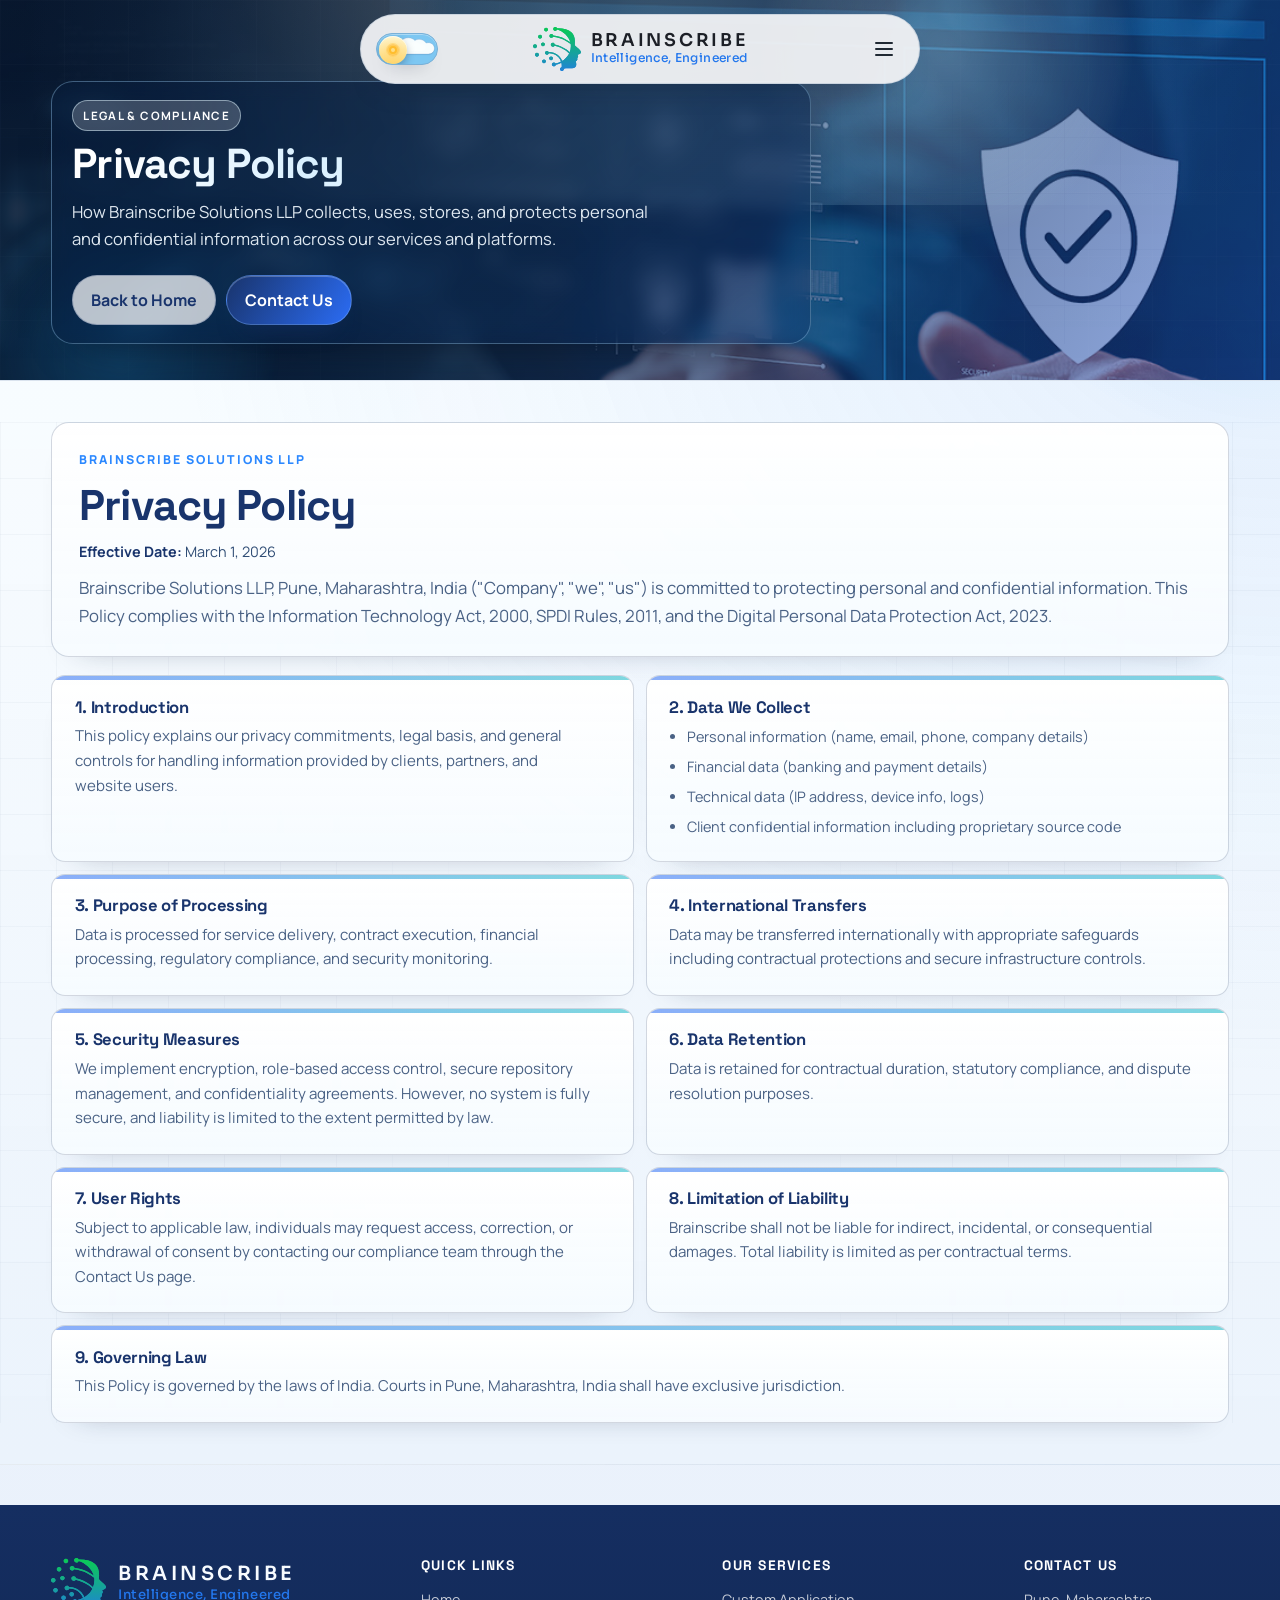
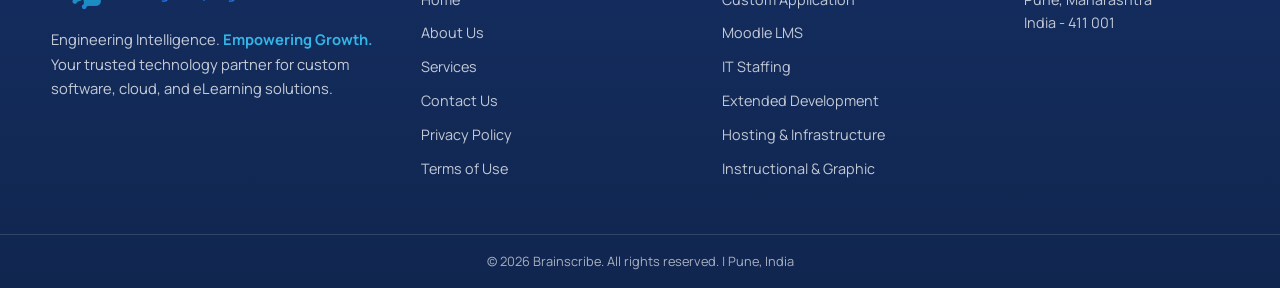
<file: privacy_policy.html>
<!DOCTYPE html>
<html lang="en">
<head>
  <meta charset="UTF-8">
  <meta name="viewport" content="width=device-width, initial-scale=1.0">
  <link rel="icon" type="image/svg+xml" href="images/favicon.svg">
  <title>Privacy Policy | Brainscribe</title>
  <meta name="description" content="Read the Brainscribe privacy policy to understand how we collect, use, protect, and manage personal information across our website and services.">
  <link rel="preconnect" href="https://fonts.googleapis.com">
  <link rel="preconnect" href="https://fonts.gstatic.com" crossorigin>
  <link
    href="https://fonts.googleapis.com/css2?family=Manrope:wght@400;600;700;800&family=Sora:wght@500;600&family=Space+Grotesk:wght@500;600;700&display=swap"
    rel="stylesheet">
  <link rel="stylesheet" href="styles.css">
</head>
<body class="legal-page privacy-page">
  <header class="site-header">
    <div class="container top">
      <span class="top-spacer" aria-hidden="true"></span>
      <a class="center-brand" href="index.html" aria-label="Brainscribe Home">
        <img class="center-brand-mark" src="images/BS-logo.svg" alt="" aria-hidden="true">
        <span class="brand-copy">
          <span class="brand-wordmark">BRAINSCRIBE</span>
          <span class="brand-tagline">Intelligence, Engineered</span>
        </span>
      </a>
      <button class="menu-btn" id="menuBtn" aria-expanded="false" aria-label="Menu">
        <svg width="20" height="20" viewBox="0 0 20 20" fill="none">
          <path d="M3 5.5H17M3 10H17M3 14.5H17" stroke="currentColor" stroke-width="1.8" stroke-linecap="round" />
        </svg>
      </button>
      <nav class="nav-links" id="menu" aria-hidden="true">
        <div class="menu-panel" role="dialog" aria-modal="true" aria-label="Site menu">
          <div class="menu-shell">
            <div class="menu-head">
              <a class="menu-brand" href="index.html" aria-label="Brainscribe Home"><img class="menu-brand-mark" src="images/BS-logo.svg" alt="Brainscribe"></a>
              <p class="menu-title">BRAINSCRIBE</p>
              <button class="menu-close" type="button" aria-label="Close menu">&times;</button>
            </div>
            <div class="menu-body">
              <div class="menu-links-col">
                <a href="index.html"><span class="menu-link-title">Home</span><span class="menu-link-meta">Start here</span></a>
                <a href="about.html"><span class="menu-link-title">About Us</span><span class="menu-link-meta">Who we are</span></a>
                <a href="services.html"><span class="menu-link-title">Services</span><span class="menu-link-meta">What we do</span></a>
                <div class="menu-service-links">
                  <a class="menu-sub-link" href="service-custom-application.html">01. Custom Application</a>
                  <a class="menu-sub-link" href="service-moodle-lms.html">02. Moodle LMS</a>
                  <a class="menu-sub-link" href="service-it-staffing.html">03. IT Staffing</a>
                  <a class="menu-sub-link" href="service-extended-development.html">04. Extended Development</a>
                  <a class="menu-sub-link" href="service-hosting-infrastructure.html">05. Hosting &amp; Infrastructure</a>
                  <a class="menu-sub-link" href="service-instructional-graphic.html">06. Instructional &amp; Graphic</a>
                </div>
                <a href="contact.html"><span class="menu-link-title">Contact Us</span><span class="menu-link-meta">Let's talk</span></a>
                <a class="menu-cta-btn" href="contact.html">
                  <span>Get in Touch</span>
                  <span aria-hidden="true">&rarr;</span>
                </a>
              </div>
              <a class="menu-story-card" href="about.html">
                <img src="images/about-strategy-session.jpg" alt="Brainscribe team at work">
                <span class="menu-story-chip">Our Story</span>
                <span class="menu-story-meta">Engineering Intelligence. Empowering Growth.</span>
              </a>
            </div>
            <div class="menu-foot">
              <span class="menu-foot-line" aria-hidden="true"></span>
            </div>
          </div>
        </div>
      </nav>
    </div>
  </header>

  <main>
    <section class="page-hero sub-hero">
      <div class="sub-hero-media" aria-hidden="true"></div>
      <div class="sub-hero-grid-overlay" aria-hidden="true"></div>
      <div class="sub-hero-glow glow-a" aria-hidden="true"></div>
      <div class="sub-hero-glow glow-b" aria-hidden="true"></div>
      <div class="container reveal">
        <div class="sub-hero-content">
          <div class="eyebrow">Legal &amp; Compliance</div>
          <h1>Privacy Policy</h1>
          <p class="hero-copy">How Brainscribe Solutions LLP collects, uses, stores, and protects personal and confidential information across our services and platforms.</p>
          <div class="actions">
            <a class="button secondary" href="index.html">Back to Home</a>
            <a class="button primary" href="contact.html">Contact Us</a>
          </div>
        </div>
      </div>
    </section>

    <section class="section band-a legal-shell">
      <div class="container">
        <article class="panel reveal legal-lead-card">
          <p class="kicker">Brainscribe Solutions LLP</p>
          <h2>Privacy Policy</h2>
          <p class="legal-meta"><strong>Effective Date:</strong> March 1, 2026</p>
          <p>Brainscribe Solutions LLP, Pune, Maharashtra, India ("Company", "we", "us") is committed to protecting personal and confidential information. This Policy complies with the Information Technology Act, 2000, SPDI Rules, 2011, and the Digital Personal Data Protection Act, 2023.</p>
        </article>

        <div class="legal-grid">
          <article class="card reveal legal-card">
            <h3>1. Introduction</h3>
            <p>This policy explains our privacy commitments, legal basis, and general controls for handling information provided by clients, partners, and website users.</p>
          </article>
          <article class="card reveal legal-card">
            <h3>2. Data We Collect</h3>
            <ul>
              <li>Personal information (name, email, phone, company details)</li>
              <li>Financial data (banking and payment details)</li>
              <li>Technical data (IP address, device info, logs)</li>
              <li>Client confidential information including proprietary source code</li>
            </ul>
          </article>
          <article class="card reveal legal-card">
            <h3>3. Purpose of Processing</h3>
            <p>Data is processed for service delivery, contract execution, financial processing, regulatory compliance, and security monitoring.</p>
          </article>
          <article class="card reveal legal-card">
            <h3>4. International Transfers</h3>
            <p>Data may be transferred internationally with appropriate safeguards including contractual protections and secure infrastructure controls.</p>
          </article>
          <article class="card reveal legal-card">
            <h3>5. Security Measures</h3>
            <p>We implement encryption, role-based access control, secure repository management, and confidentiality agreements. However, no system is fully secure, and liability is limited to the extent permitted by law.</p>
          </article>
          <article class="card reveal legal-card">
            <h3>6. Data Retention</h3>
            <p>Data is retained for contractual duration, statutory compliance, and dispute resolution purposes.</p>
          </article>
          <article class="card reveal legal-card">
            <h3>7. User Rights</h3>
            <p>Subject to applicable law, individuals may request access, correction, or withdrawal of consent by contacting our compliance team through the Contact Us page.</p>
          </article>
          <article class="card reveal legal-card">
            <h3>8. Limitation of Liability</h3>
            <p>Brainscribe shall not be liable for indirect, incidental, or consequential damages. Total liability is limited as per contractual terms.</p>
          </article>
          <article class="card reveal legal-card legal-card-wide">
            <h3>9. Governing Law</h3>
            <p>This Policy is governed by the laws of India. Courts in Pune, Maharashtra, India shall have exclusive jurisdiction.</p>
          </article>
        </div>
      </div>
    </section>
  </main>

  <footer class="mega-footer">
    <div class="upper">
      <div class="container footer-grid">
        <div>
          <div class="footer-brand">
            <img class="footer-logo" src="images/BS-logo.svg" alt="" aria-hidden="true">
            <div class="footer-brand-copy">
              <p class="footer-brand-name">BRAINSCRIBE</p>
              <p class="footer-brand-tagline">Intelligence, Engineered</p>
            </div>
          </div>
          <p class="footer-desc">Engineering Intelligence. <span class="text-accent-cyan">Empowering Growth.</span> Your trusted technology partner for custom software, cloud, and eLearning solutions.</p>
        </div>
        <div class="footer-col">
          <h4>Quick Links</h4>
          <ul>
            <li><a href="index.html">Home</a></li>
            <li><a href="about.html">About Us</a></li>
            <li><a href="services.html">Services</a></li>
            <li><a href="contact.html">Contact Us</a></li>
            <li><a href="privacy_policy.html">Privacy Policy</a></li>
            <li><a href="terms_of_use.html">Terms of Use</a></li>
          </ul>
        </div>
        <div class="footer-col">
          <h4>Our Services</h4>
          <ul>
            <li><a href="service-custom-application.html">Custom Application</a></li>
            <li><a href="service-moodle-lms.html">Moodle LMS</a></li>
            <li><a href="service-it-staffing.html">IT Staffing</a></li>
            <li><a href="service-extended-development.html">Extended Development</a></li>
            <li><a href="service-hosting-infrastructure.html">Hosting &amp; Infrastructure</a></li>
            <li><a href="service-instructional-graphic.html">Instructional &amp; Graphic</a></li>
          </ul>
        </div>
        <div class="footer-col">
          <h4>Contact Us</h4>
          <ul>
            <li><p>Pune, Maharashtra<br>India - 411 001</p></li>
          </ul>
        </div>
      </div>
    </div>

    <div class="footer-bottom">
      <div class="container inner">
        <p>&copy; <span id="year"></span> Brainscribe. All rights reserved. | Pune, India</p>
      </div>
    </div>
  </footer>

  <script src="script.js"></script>
</body>
</html>
</file>
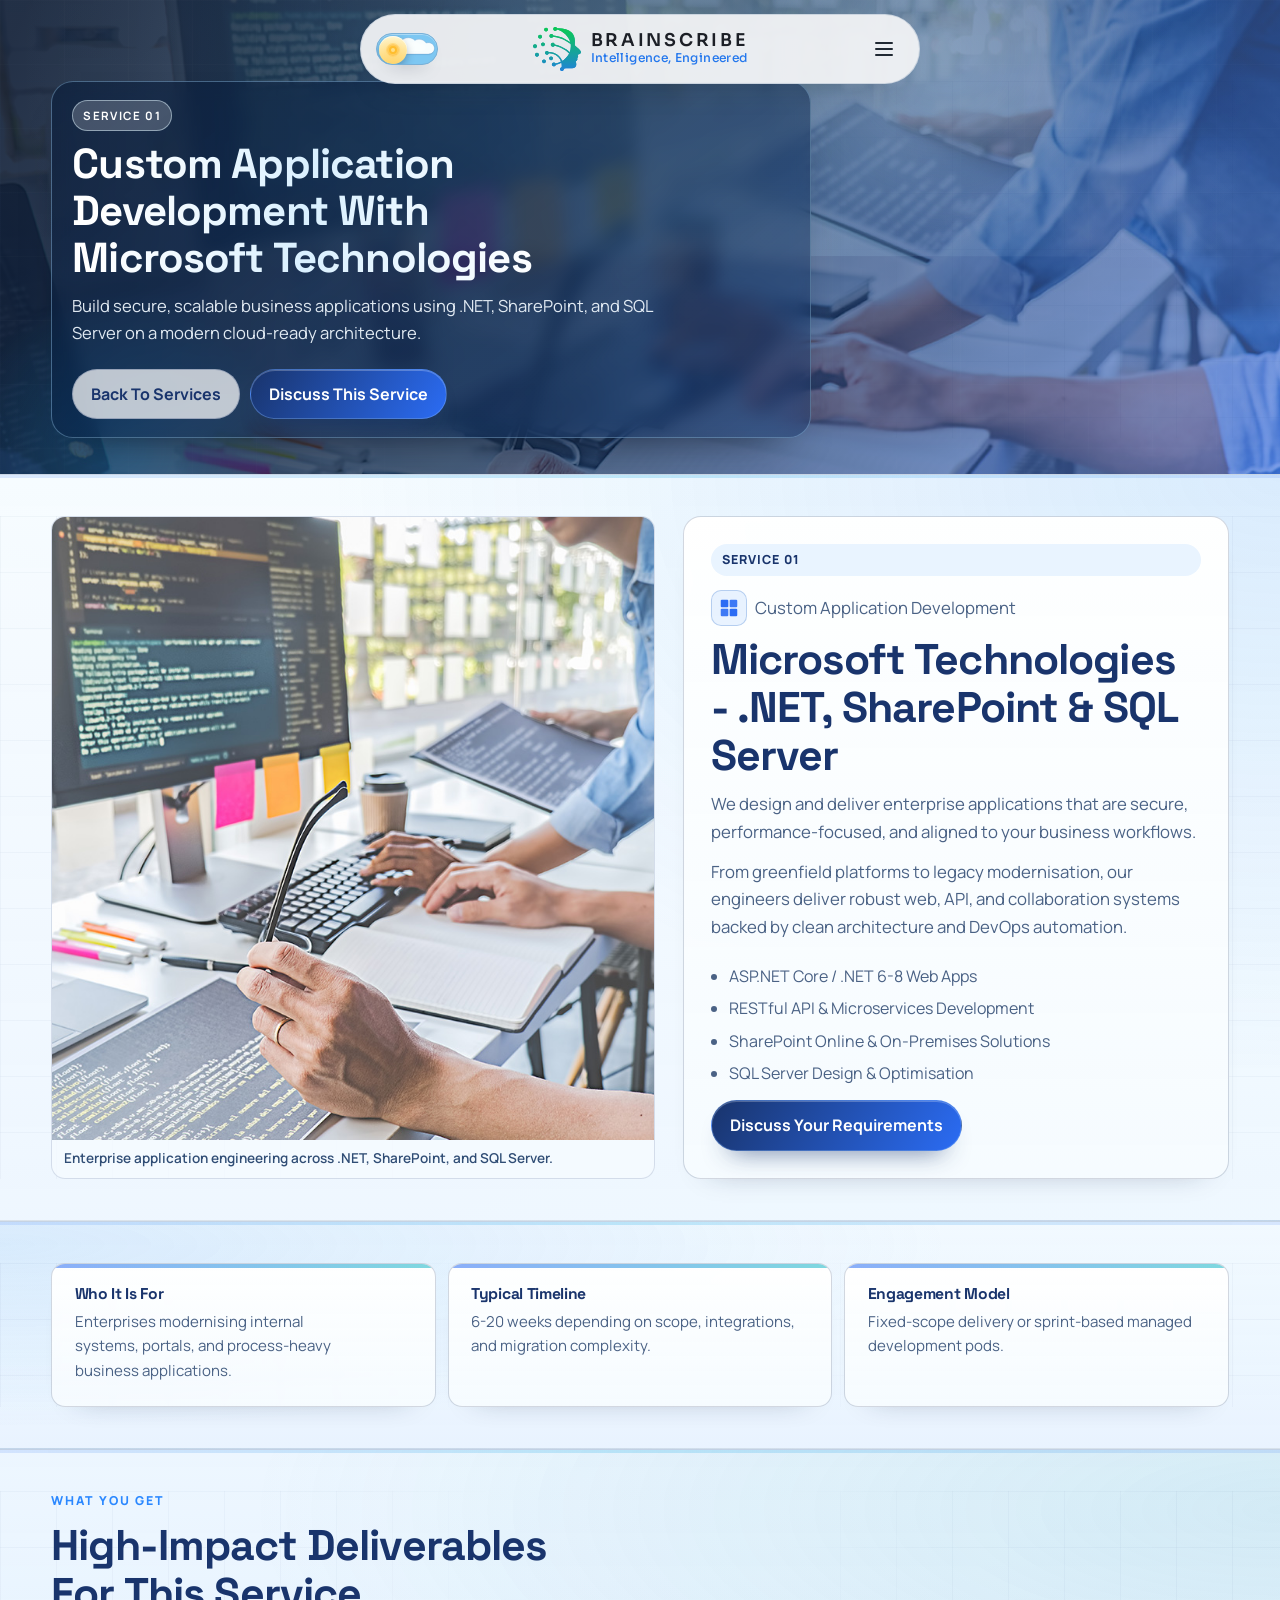
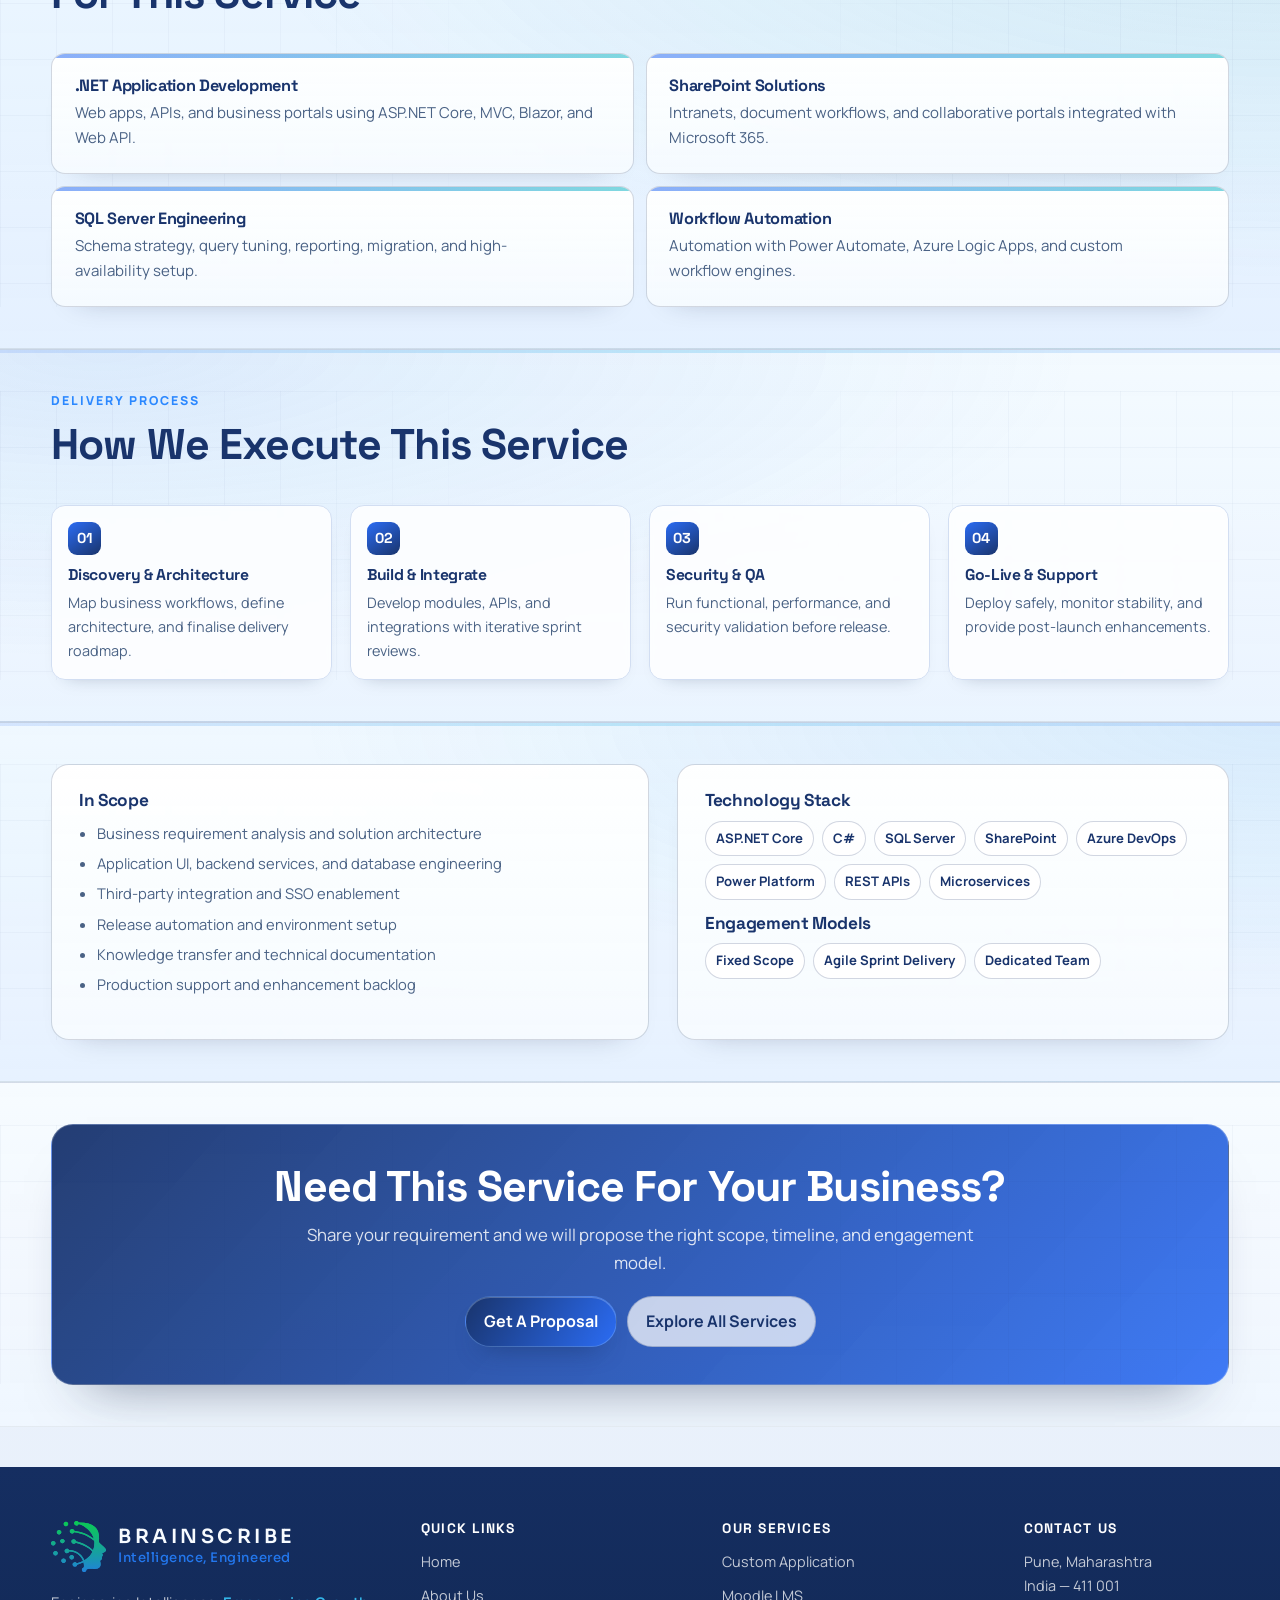
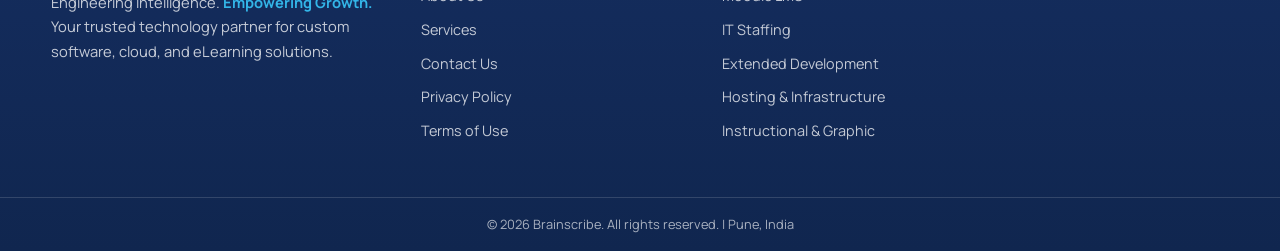
<file: service-custom-application.html>
<!doctype html>
<html lang="en">

<head>
  <meta charset="UTF-8">
  <meta name="viewport" content="width=device-width, initial-scale=1.0">
  <link rel="icon" type="image/svg+xml" href="images/favicon.svg">
  <title>Custom Application Development | Brainscribe</title>
  <meta name="description" content="Build secure, scalable custom applications with Brainscribe using Microsoft technologies tailored to your business workflows and growth goals.">
  <link rel="preconnect" href="https://fonts.googleapis.com">
  <link rel="preconnect" href="https://fonts.gstatic.com" crossorigin>
  <link
    href="https://fonts.googleapis.com/css2?family=Manrope:wght@400;600;700;800&family=Sora:wght@500;600&family=Space+Grotesk:wght@500;600;700&display=swap"
    rel="stylesheet">
  <link rel="stylesheet" href="styles.css">
</head>

<body class="services-page service-detail-page service-custom-page">
  <header class="site-header">
    <div class="container top">
      <span class="top-spacer" aria-hidden="true"></span>
      <a class="center-brand" href="index.html" aria-label="Brainscribe Home">
        <img class="center-brand-mark" src="images/BS-logo.svg" alt="" aria-hidden="true">
        <span class="brand-copy">
          <span class="brand-wordmark">BRAINSCRIBE</span>
          <span class="brand-tagline">Intelligence, Engineered</span>
        </span>
      </a>
      <button class="menu-btn" id="menuBtn" aria-expanded="false" aria-label="Menu">
        <svg width="20" height="20" viewBox="0 0 20 20" fill="none">
          <path d="M3 5.5H17M3 10H17M3 14.5H17" stroke="currentColor" stroke-width="1.8" stroke-linecap="round" />
        </svg>
      </button>
      <nav class="nav-links" id="menu" aria-hidden="true">
        <div class="menu-panel" role="dialog" aria-modal="true" aria-label="Site menu">
          <div class="menu-shell">
            <div class="menu-head">
              <a class="menu-brand" href="index.html" aria-label="Brainscribe Home"><img class="menu-brand-mark" src="images/BS-logo.svg" alt="Brainscribe"></a>
              <p class="menu-title">BRAINSCRIBE</p>
              <button class="menu-close" type="button" aria-label="Close menu">&times;</button>
            </div>
            <div class="menu-body">
              <div class="menu-links-col">
                <a href="index.html"><span class="menu-link-title">Home</span><span class="menu-link-meta">Start here</span></a>
                <a href="about.html"><span class="menu-link-title">About Us</span><span class="menu-link-meta">Who we are</span></a>
                <a class="active" href="services.html"><span class="menu-link-title">Services</span><span class="menu-link-meta">What we do</span></a>
                <div class="menu-service-links">
                  <a class="menu-sub-link" href="service-custom-application.html">01. Custom Application</a>
                  <a class="menu-sub-link" href="service-moodle-lms.html">02. Moodle LMS</a>
                  <a class="menu-sub-link" href="service-it-staffing.html">03. IT Staffing</a>
                  <a class="menu-sub-link" href="service-extended-development.html">04. Extended Development</a>
                  <a class="menu-sub-link" href="service-hosting-infrastructure.html">05. Hosting &amp; Infrastructure</a>
                  <a class="menu-sub-link" href="service-instructional-graphic.html">06. Instructional &amp; Graphic</a>
                </div>
                <a href="contact.html"><span class="menu-link-title">Contact Us</span><span class="menu-link-meta">Let's talk</span></a>
                <a class="menu-cta-btn" href="contact.html">
                  <span>Get in Touch</span>
                  <span aria-hidden="true">&rarr;</span>
                </a>
              </div>
              <a class="menu-story-card" href="about.html">
                <img src="images/about-strategy-session.jpg" alt="Brainscribe team at work">
                <span class="menu-story-chip">Our Story</span>
                <span class="menu-story-meta">Engineering Intelligence. Empowering Growth.</span>
              </a>
            </div>
            <div class="menu-foot">
              <span class="menu-foot-line" aria-hidden="true"></span>
            </div>
          </div>
        </div>
      </nav>
    </div>
  </header>

  <main>
  <section class="page-hero sub-hero">
    <div class="sub-hero-media" aria-hidden="true"></div>
    <div class="sub-hero-grid-overlay" aria-hidden="true"></div>
    <div class="sub-hero-glow glow-a" aria-hidden="true"></div>
    <div class="sub-hero-glow glow-b" aria-hidden="true"></div>
    <div class="container reveal">
      <div class="sub-hero-content">
        <div class="eyebrow">Service 01</div>
        <h1>Custom Application Development With Microsoft Technologies</h1>
        <p class="hero-copy">Build secure, scalable business applications using .NET, SharePoint, and SQL Server on a modern cloud-ready architecture.</p>
        <div class="actions">
          <a class="button secondary" href="services.html">Back To Services</a>
          <a class="button primary" href="contact.html">Discuss This Service</a>
        </div>
      </div>
    </div>
  </section>

  <section class="section service-feature-band">
    <div class="container">
      <div class="service-layout service-feature-layout">
        <figure class="service-feature-media reveal">
          <img src="images/services-custom-app.jpg" alt="Custom application development dashboard and architecture visual" loading="lazy">
          <figcaption>Enterprise application engineering across .NET, SharePoint, and SQL Server.</figcaption>
        </figure>
        <div class="panel reveal service-feature-card">
          <div class="badge">Service 01</div>
          <div class="service-feature-meta"><img class="service-feature-icon" src="images/services-icon-microsoft.svg" alt="" aria-hidden="true"><p class="section-tag">Custom Application Development</p></div>
          <h2>Microsoft Technologies - .NET, SharePoint & SQL Server</h2>
          <p class="lead">We design and deliver enterprise applications that are secure, performance-focused, and aligned to your business workflows.</p>
          <p>From greenfield platforms to legacy modernisation, our engineers deliver robust web, API, and collaboration systems backed by clean architecture and DevOps automation.</p>
          <ul class="service-detail-highlights"><li>ASP.NET Core / .NET 6-8 Web Apps</li><li>RESTful API &amp; Microservices Development</li><li>SharePoint Online &amp; On-Premises Solutions</li><li>SQL Server Design &amp; Optimisation</li></ul>
          <a class="button primary service-discuss-btn" href="contact.html">Discuss Your Requirements</a>
        </div>
      </div>
    </div>
  </section>

  <section class="section service-snapshot-band">
    <div class="container">
      <div class="service-snapshot-grid"><article class="card reveal service-snapshot-card"><h4>Who It Is For</h4><p>Enterprises modernising internal systems, portals, and process-heavy business applications.</p></article><article class="card reveal service-snapshot-card"><h4>Typical Timeline</h4><p>6-20 weeks depending on scope, integrations, and migration complexity.</p></article><article class="card reveal service-snapshot-card"><h4>Engagement Model</h4><p>Fixed-scope delivery or sprint-based managed development pods.</p></article></div>
    </div>
  </section>

  <section class="section service-value-band">
    <div class="container">
      <div class="section-head reveal">
        <p class="kicker">What You Get</p>
        <h2>High-Impact Deliverables For This Service</h2>
      </div>
      <div class="service-value-grid"><article class="card reveal service-value-card"><h3>.NET Application Development</h3><p>Web apps, APIs, and business portals using ASP.NET Core, MVC, Blazor, and Web API.</p></article><article class="card reveal service-value-card"><h3>SharePoint Solutions</h3><p>Intranets, document workflows, and collaborative portals integrated with Microsoft 365.</p></article><article class="card reveal service-value-card"><h3>SQL Server Engineering</h3><p>Schema strategy, query tuning, reporting, migration, and high-availability setup.</p></article><article class="card reveal service-value-card"><h3>Workflow Automation</h3><p>Automation with Power Automate, Azure Logic Apps, and custom workflow engines.</p></article></div>
    </div>
  </section>

  <section class="section service-process-band">
    <div class="container">
      <div class="section-head reveal">
        <p class="kicker">Delivery Process</p>
        <h2>How We Execute This Service</h2>
      </div>
      <div class="timeline service-process-steps"><article class="step reveal"><span class="n">01</span><h4>Discovery &amp; Architecture</h4><p>Map business workflows, define architecture, and finalise delivery roadmap.</p></article><article class="step reveal"><span class="n">02</span><h4>Build &amp; Integrate</h4><p>Develop modules, APIs, and integrations with iterative sprint reviews.</p></article><article class="step reveal"><span class="n">03</span><h4>Security &amp; QA</h4><p>Run functional, performance, and security validation before release.</p></article><article class="step reveal"><span class="n">04</span><h4>Go-Live &amp; Support</h4><p>Deploy safely, monitor stability, and provide post-launch enhancements.</p></article></div>
    </div>
  </section>

  <section class="section service-scope-band">
    <div class="container split">
      <div class="panel reveal service-scope-panel">
        <h3>In Scope</h3>
        <ul class="checks"><li>Business requirement analysis and solution architecture</li><li>Application UI, backend services, and database engineering</li><li>Third-party integration and SSO enablement</li><li>Release automation and environment setup</li><li>Knowledge transfer and technical documentation</li><li>Production support and enhancement backlog</li></ul>
      </div>
      <div class="panel reveal service-scope-panel">
        <h3>Technology Stack</h3>
        <div class="pills"><span>ASP.NET Core</span><span>C#</span><span>SQL Server</span><span>SharePoint</span><span>Azure DevOps</span><span>Power Platform</span><span>REST APIs</span><span>Microservices</span></div>
        <h3 class="service-scope-subhead">Engagement Models</h3>
        <div class="pills"><span>Fixed Scope</span><span>Agile Sprint Delivery</span><span>Dedicated Team</span></div>
      </div>
    </div>
  </section>

  <section class="section cta-band">
    <div class="container reveal">
      <h2>Need This Service For Your Business?</h2>
      <p>Share your requirement and we will propose the right scope, timeline, and engagement model.</p>
      <div class="actions">
        <a class="button primary" href="contact.html">Get A Proposal</a>
        <a class="button secondary" href="services.html">Explore All Services</a>
      </div>
    </div>
  </section>
</main>

  <footer class="mega-footer">
    <div class="upper">
      <div class="container footer-grid">
        <div>
          <div class="footer-brand">
            <img class="footer-logo" src="images/BS-logo.svg" alt="" aria-hidden="true">
            <div class="footer-brand-copy">
              <p class="footer-brand-name">BRAINSCRIBE</p>
              <p class="footer-brand-tagline">Intelligence, Engineered</p>
            </div>
          </div>
          <p class="footer-desc">Engineering Intelligence. <span class="text-accent-cyan">Empowering Growth.</span> Your trusted technology partner for custom
            software, cloud, and eLearning solutions.</p>
        </div>
        <div class="footer-col">
          <h4>Quick Links</h4>
          <ul>
            <li><a href="index.html">Home</a></li>
            <li><a href="about.html">About Us</a></li>
            <li><a href="services.html">Services</a></li>
            <li><a href="contact.html">Contact Us</a></li>
            <li><a href="privacy_policy.html">Privacy Policy</a></li>
            <li><a href="terms_of_use.html">Terms of Use</a></li>
          </ul>
        </div>
        <div class="footer-col">
          <h4>Our Services</h4>
          <ul>
            <li><a href="service-custom-application.html">Custom Application</a></li>
            <li><a href="service-moodle-lms.html">Moodle LMS</a></li>
            <li><a href="service-it-staffing.html">IT Staffing</a></li>
            <li><a href="service-extended-development.html">Extended Development</a></li>
            <li><a href="service-hosting-infrastructure.html">Hosting &amp; Infrastructure</a></li>
            <li><a href="service-instructional-graphic.html">Instructional &amp; Graphic</a></li>
          </ul>
        </div>
        <div class="footer-col">
          <h4>Contact Us</h4>
          <ul>
            <li>
              <p>Pune, Maharashtra<br>India — 411 001</p>
            </li>
          </ul>
        </div>
      </div>
    </div>
    <div class="footer-bottom">
      <div class="container inner">
        <p>© <span id="year"></span> Brainscribe. All rights reserved. | Pune, India</p>

      </div>
    </div>
  </footer>

  <script src="script.js"></script>
</body>

</html>
</file>
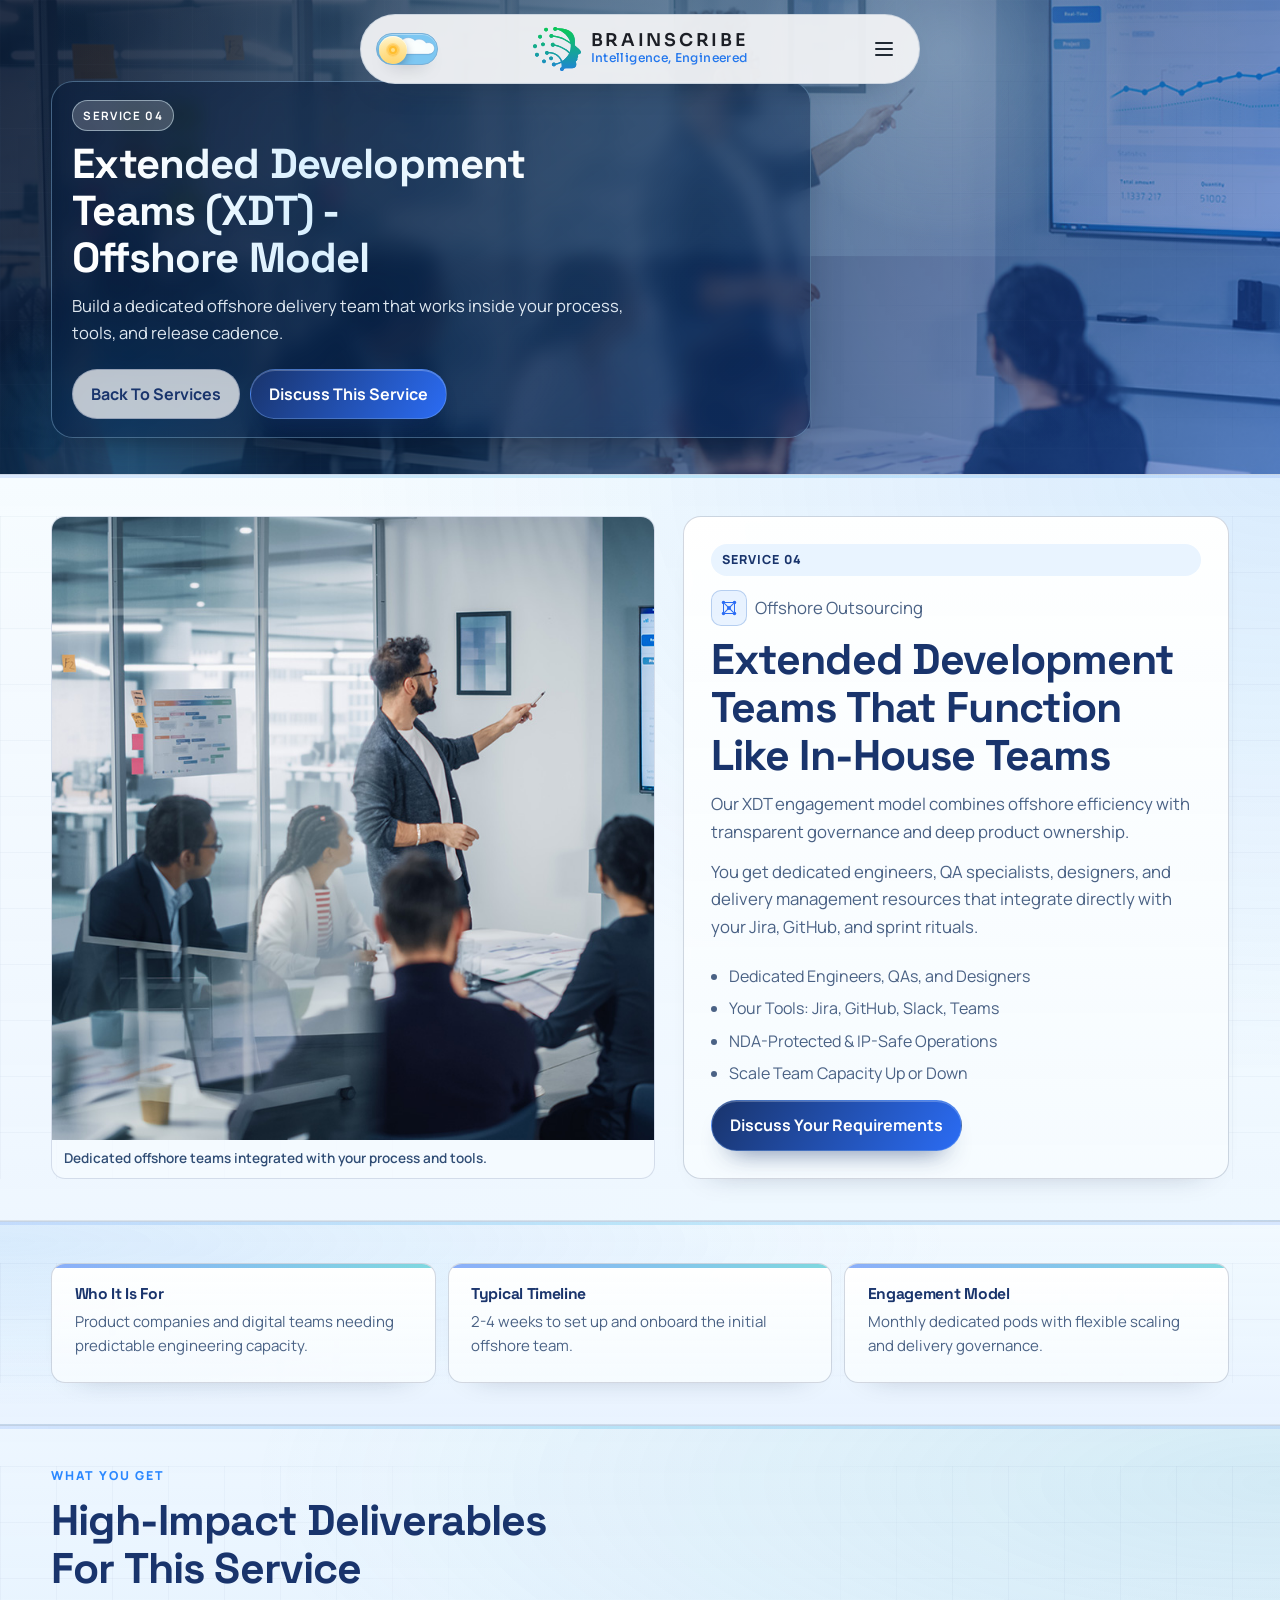
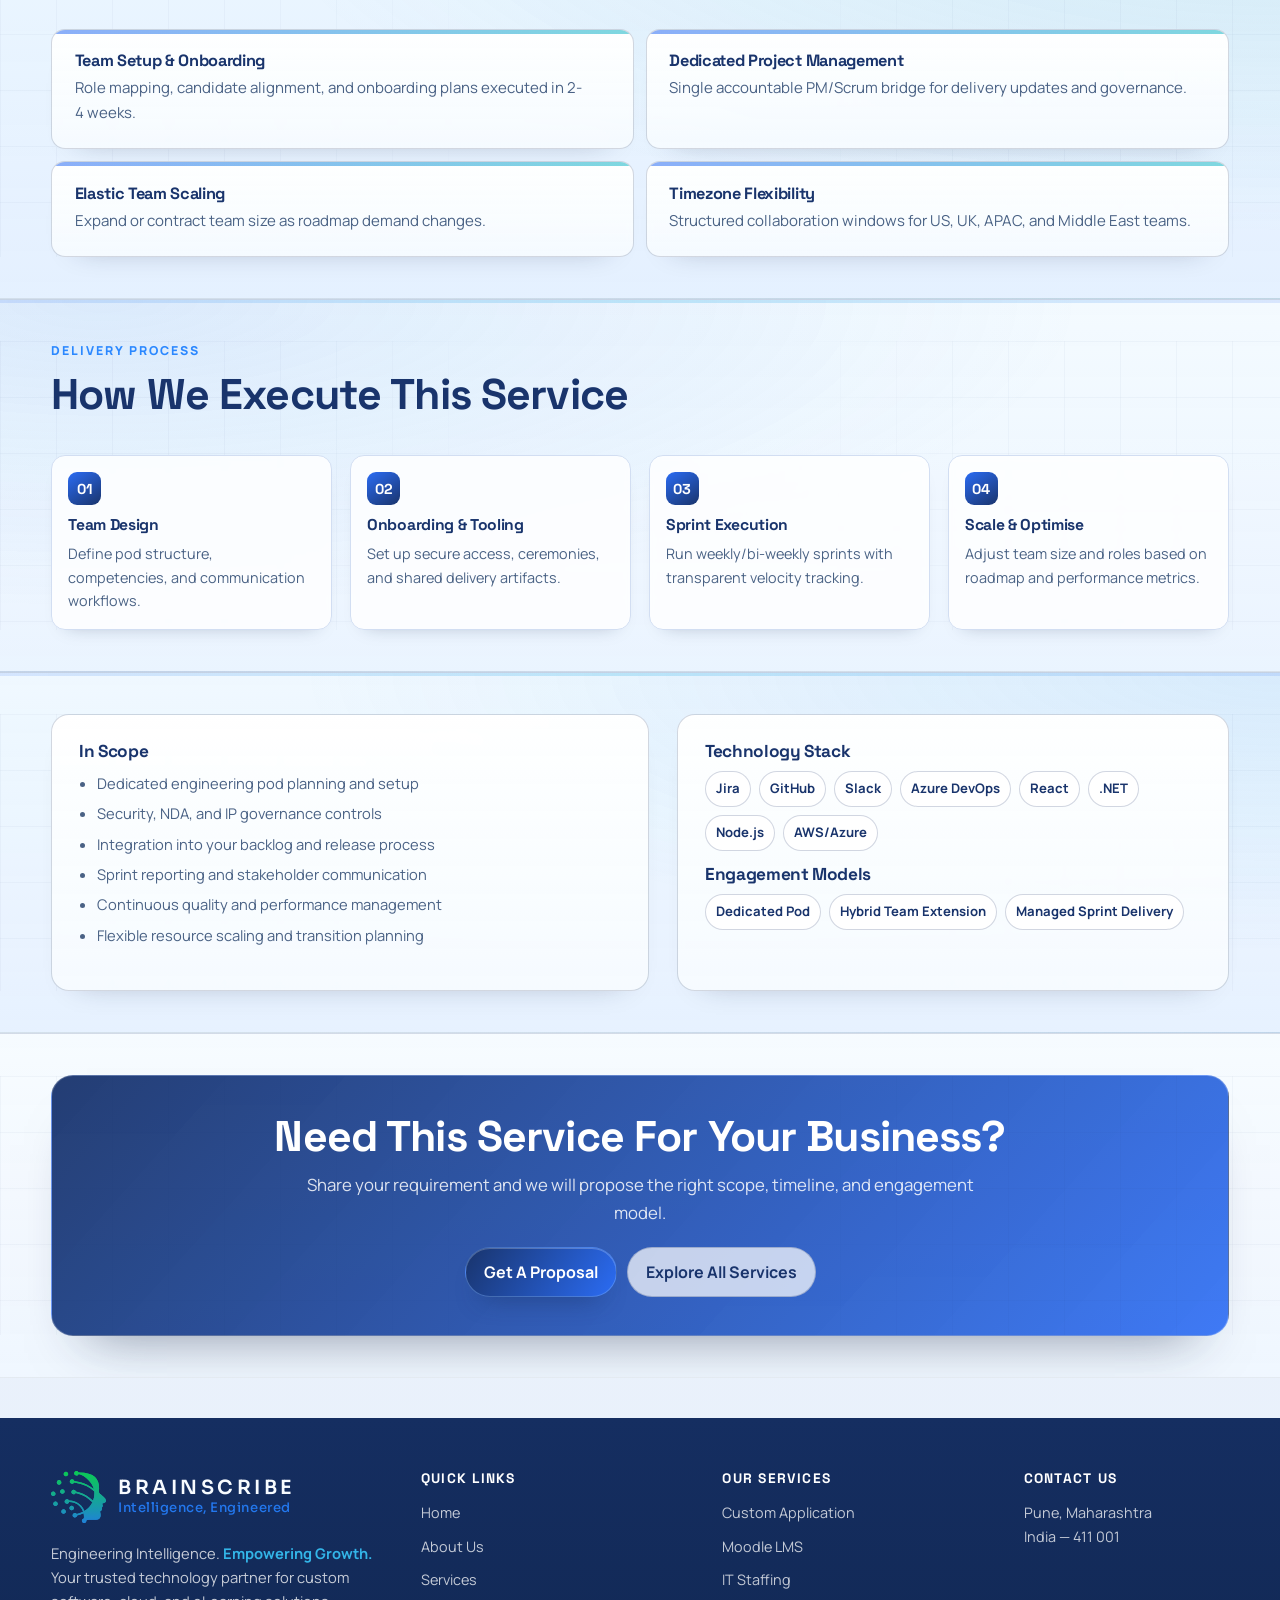
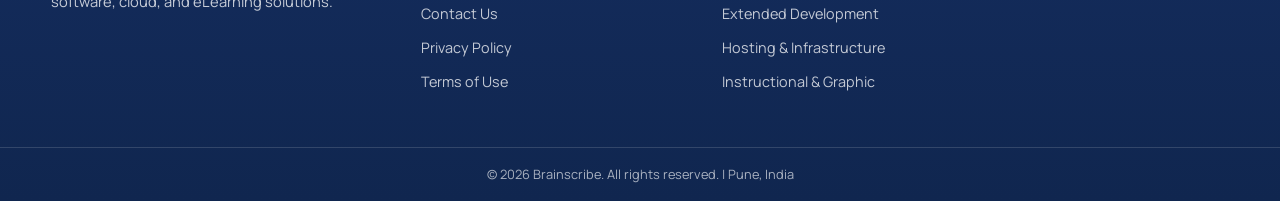
<file: service-extended-development.html>
<!doctype html>
<html lang="en">

<head>
  <meta charset="UTF-8">
  <meta name="viewport" content="width=device-width, initial-scale=1.0">
  <link rel="icon" type="image/svg+xml" href="images/favicon.svg">
  <title>Extended Development Teams | Brainscribe</title>
  <meta name="description" content="Scale faster with Brainscribe extended development teams that work as a seamless offshore extension of your internal engineering organization.">
  <link rel="preconnect" href="https://fonts.googleapis.com">
  <link rel="preconnect" href="https://fonts.gstatic.com" crossorigin>
  <link
    href="https://fonts.googleapis.com/css2?family=Manrope:wght@400;600;700;800&family=Sora:wght@500;600&family=Space+Grotesk:wght@500;600;700&display=swap"
    rel="stylesheet">
  <link rel="stylesheet" href="styles.css">
</head>

<body class="services-page service-detail-page service-xdt-page">
  <header class="site-header">
    <div class="container top">
      <span class="top-spacer" aria-hidden="true"></span>
      <a class="center-brand" href="index.html" aria-label="Brainscribe Home">
        <img class="center-brand-mark" src="images/BS-logo.svg" alt="" aria-hidden="true">
        <span class="brand-copy">
          <span class="brand-wordmark">BRAINSCRIBE</span>
          <span class="brand-tagline">Intelligence, Engineered</span>
        </span>
      </a>
      <button class="menu-btn" id="menuBtn" aria-expanded="false" aria-label="Menu">
        <svg width="20" height="20" viewBox="0 0 20 20" fill="none">
          <path d="M3 5.5H17M3 10H17M3 14.5H17" stroke="currentColor" stroke-width="1.8" stroke-linecap="round" />
        </svg>
      </button>
      <nav class="nav-links" id="menu" aria-hidden="true">
        <div class="menu-panel" role="dialog" aria-modal="true" aria-label="Site menu">
          <div class="menu-shell">
            <div class="menu-head">
              <a class="menu-brand" href="index.html" aria-label="Brainscribe Home"><img class="menu-brand-mark" src="images/BS-logo.svg" alt="Brainscribe"></a>
              <p class="menu-title">BRAINSCRIBE</p>
              <button class="menu-close" type="button" aria-label="Close menu">&times;</button>
            </div>
            <div class="menu-body">
              <div class="menu-links-col">
                <a href="index.html"><span class="menu-link-title">Home</span><span class="menu-link-meta">Start here</span></a>
                <a href="about.html"><span class="menu-link-title">About Us</span><span class="menu-link-meta">Who we are</span></a>
                <a class="active" href="services.html"><span class="menu-link-title">Services</span><span class="menu-link-meta">What we do</span></a>
                <div class="menu-service-links">
                  <a class="menu-sub-link" href="service-custom-application.html">01. Custom Application</a>
                  <a class="menu-sub-link" href="service-moodle-lms.html">02. Moodle LMS</a>
                  <a class="menu-sub-link" href="service-it-staffing.html">03. IT Staffing</a>
                  <a class="menu-sub-link" href="service-extended-development.html">04. Extended Development</a>
                  <a class="menu-sub-link" href="service-hosting-infrastructure.html">05. Hosting &amp; Infrastructure</a>
                  <a class="menu-sub-link" href="service-instructional-graphic.html">06. Instructional &amp; Graphic</a>
                </div>
                <a href="contact.html"><span class="menu-link-title">Contact Us</span><span class="menu-link-meta">Let's talk</span></a>
                <a class="menu-cta-btn" href="contact.html">
                  <span>Get in Touch</span>
                  <span aria-hidden="true">&rarr;</span>
                </a>
              </div>
              <a class="menu-story-card" href="about.html">
                <img src="images/about-strategy-session.jpg" alt="Brainscribe team at work">
                <span class="menu-story-chip">Our Story</span>
                <span class="menu-story-meta">Engineering Intelligence. Empowering Growth.</span>
              </a>
            </div>
            <div class="menu-foot">
              <span class="menu-foot-line" aria-hidden="true"></span>
            </div>
          </div>
        </div>
      </nav>
    </div>
  </header>

  <main>
  <section class="page-hero sub-hero">
    <div class="sub-hero-media" aria-hidden="true"></div>
    <div class="sub-hero-grid-overlay" aria-hidden="true"></div>
    <div class="sub-hero-glow glow-a" aria-hidden="true"></div>
    <div class="sub-hero-glow glow-b" aria-hidden="true"></div>
    <div class="container reveal">
      <div class="sub-hero-content">
        <div class="eyebrow">Service 04</div>
        <h1>Extended Development Teams (XDT) - Offshore Model</h1>
        <p class="hero-copy">Build a dedicated offshore delivery team that works inside your process, tools, and release cadence.</p>
        <div class="actions">
          <a class="button secondary" href="services.html">Back To Services</a>
          <a class="button primary" href="contact.html">Discuss This Service</a>
        </div>
      </div>
    </div>
  </section>

  <section class="section service-feature-band">
    <div class="container">
      <div class="service-layout service-feature-layout">
        <figure class="service-feature-media reveal">
          <img src="images/services-xdt-team.jpg" alt="Extended development team working in collaborative environment" loading="lazy">
          <figcaption>Dedicated offshore teams integrated with your process and tools.</figcaption>
        </figure>
        <div class="panel reveal service-feature-card">
          <div class="badge">Service 04</div>
          <div class="service-feature-meta"><img class="service-feature-icon" src="images/services-icon-xdt.svg" alt="" aria-hidden="true"><p class="section-tag">Offshore Outsourcing</p></div>
          <h2>Extended Development Teams That Function Like In-House Teams</h2>
          <p class="lead">Our XDT engagement model combines offshore efficiency with transparent governance and deep product ownership.</p>
          <p>You get dedicated engineers, QA specialists, designers, and delivery management resources that integrate directly with your Jira, GitHub, and sprint rituals.</p>
          <ul class="service-detail-highlights"><li>Dedicated Engineers, QAs, and Designers</li><li>Your Tools: Jira, GitHub, Slack, Teams</li><li>NDA-Protected &amp; IP-Safe Operations</li><li>Scale Team Capacity Up or Down</li></ul>
          <a class="button primary service-discuss-btn" href="contact.html">Discuss Your Requirements</a>
        </div>
      </div>
    </div>
  </section>

  <section class="section service-snapshot-band">
    <div class="container">
      <div class="service-snapshot-grid"><article class="card reveal service-snapshot-card"><h4>Who It Is For</h4><p>Product companies and digital teams needing predictable engineering capacity.</p></article><article class="card reveal service-snapshot-card"><h4>Typical Timeline</h4><p>2-4 weeks to set up and onboard the initial offshore team.</p></article><article class="card reveal service-snapshot-card"><h4>Engagement Model</h4><p>Monthly dedicated pods with flexible scaling and delivery governance.</p></article></div>
    </div>
  </section>

  <section class="section service-value-band">
    <div class="container">
      <div class="section-head reveal">
        <p class="kicker">What You Get</p>
        <h2>High-Impact Deliverables For This Service</h2>
      </div>
      <div class="service-value-grid"><article class="card reveal service-value-card"><h3>Team Setup &amp; Onboarding</h3><p>Role mapping, candidate alignment, and onboarding plans executed in 2-4 weeks.</p></article><article class="card reveal service-value-card"><h3>Dedicated Project Management</h3><p>Single accountable PM/Scrum bridge for delivery updates and governance.</p></article><article class="card reveal service-value-card"><h3>Elastic Team Scaling</h3><p>Expand or contract team size as roadmap demand changes.</p></article><article class="card reveal service-value-card"><h3>Timezone Flexibility</h3><p>Structured collaboration windows for US, UK, APAC, and Middle East teams.</p></article></div>
    </div>
  </section>

  <section class="section service-process-band">
    <div class="container">
      <div class="section-head reveal">
        <p class="kicker">Delivery Process</p>
        <h2>How We Execute This Service</h2>
      </div>
      <div class="timeline service-process-steps"><article class="step reveal"><span class="n">01</span><h4>Team Design</h4><p>Define pod structure, competencies, and communication workflows.</p></article><article class="step reveal"><span class="n">02</span><h4>Onboarding &amp; Tooling</h4><p>Set up secure access, ceremonies, and shared delivery artifacts.</p></article><article class="step reveal"><span class="n">03</span><h4>Sprint Execution</h4><p>Run weekly/bi-weekly sprints with transparent velocity tracking.</p></article><article class="step reveal"><span class="n">04</span><h4>Scale &amp; Optimise</h4><p>Adjust team size and roles based on roadmap and performance metrics.</p></article></div>
    </div>
  </section>

  <section class="section service-scope-band">
    <div class="container split">
      <div class="panel reveal service-scope-panel">
        <h3>In Scope</h3>
        <ul class="checks"><li>Dedicated engineering pod planning and setup</li><li>Security, NDA, and IP governance controls</li><li>Integration into your backlog and release process</li><li>Sprint reporting and stakeholder communication</li><li>Continuous quality and performance management</li><li>Flexible resource scaling and transition planning</li></ul>
      </div>
      <div class="panel reveal service-scope-panel">
        <h3>Technology Stack</h3>
        <div class="pills"><span>Jira</span><span>GitHub</span><span>Slack</span><span>Azure DevOps</span><span>React</span><span>.NET</span><span>Node.js</span><span>AWS/Azure</span></div>
        <h3 class="service-scope-subhead">Engagement Models</h3>
        <div class="pills"><span>Dedicated Pod</span><span>Hybrid Team Extension</span><span>Managed Sprint Delivery</span></div>
      </div>
    </div>
  </section>

  <section class="section cta-band">
    <div class="container reveal">
      <h2>Need This Service For Your Business?</h2>
      <p>Share your requirement and we will propose the right scope, timeline, and engagement model.</p>
      <div class="actions">
        <a class="button primary" href="contact.html">Get A Proposal</a>
        <a class="button secondary" href="services.html">Explore All Services</a>
      </div>
    </div>
  </section>
</main>

  <footer class="mega-footer">
    <div class="upper">
      <div class="container footer-grid">
        <div>
          <div class="footer-brand">
            <img class="footer-logo" src="images/BS-logo.svg" alt="" aria-hidden="true">
            <div class="footer-brand-copy">
              <p class="footer-brand-name">BRAINSCRIBE</p>
              <p class="footer-brand-tagline">Intelligence, Engineered</p>
            </div>
          </div>
          <p class="footer-desc">Engineering Intelligence. <span class="text-accent-cyan">Empowering Growth.</span> Your trusted technology partner for custom
            software, cloud, and eLearning solutions.</p>
        </div>
        <div class="footer-col">
          <h4>Quick Links</h4>
          <ul>
            <li><a href="index.html">Home</a></li>
            <li><a href="about.html">About Us</a></li>
            <li><a href="services.html">Services</a></li>
            <li><a href="contact.html">Contact Us</a></li>
            <li><a href="privacy_policy.html">Privacy Policy</a></li>
            <li><a href="terms_of_use.html">Terms of Use</a></li>
          </ul>
        </div>
        <div class="footer-col">
          <h4>Our Services</h4>
          <ul>
            <li><a href="service-custom-application.html">Custom Application</a></li>
            <li><a href="service-moodle-lms.html">Moodle LMS</a></li>
            <li><a href="service-it-staffing.html">IT Staffing</a></li>
            <li><a href="service-extended-development.html">Extended Development</a></li>
            <li><a href="service-hosting-infrastructure.html">Hosting &amp; Infrastructure</a></li>
            <li><a href="service-instructional-graphic.html">Instructional &amp; Graphic</a></li>
          </ul>
        </div>
        <div class="footer-col">
          <h4>Contact Us</h4>
          <ul>
            <li>
              <p>Pune, Maharashtra<br>India — 411 001</p>
            </li>
          </ul>
        </div>
      </div>
    </div>
    <div class="footer-bottom">
      <div class="container inner">
        <p>© <span id="year"></span> Brainscribe. All rights reserved. | Pune, India</p>

      </div>
    </div>
  </footer>

  <script src="script.js"></script>
</body>

</html>
</file>
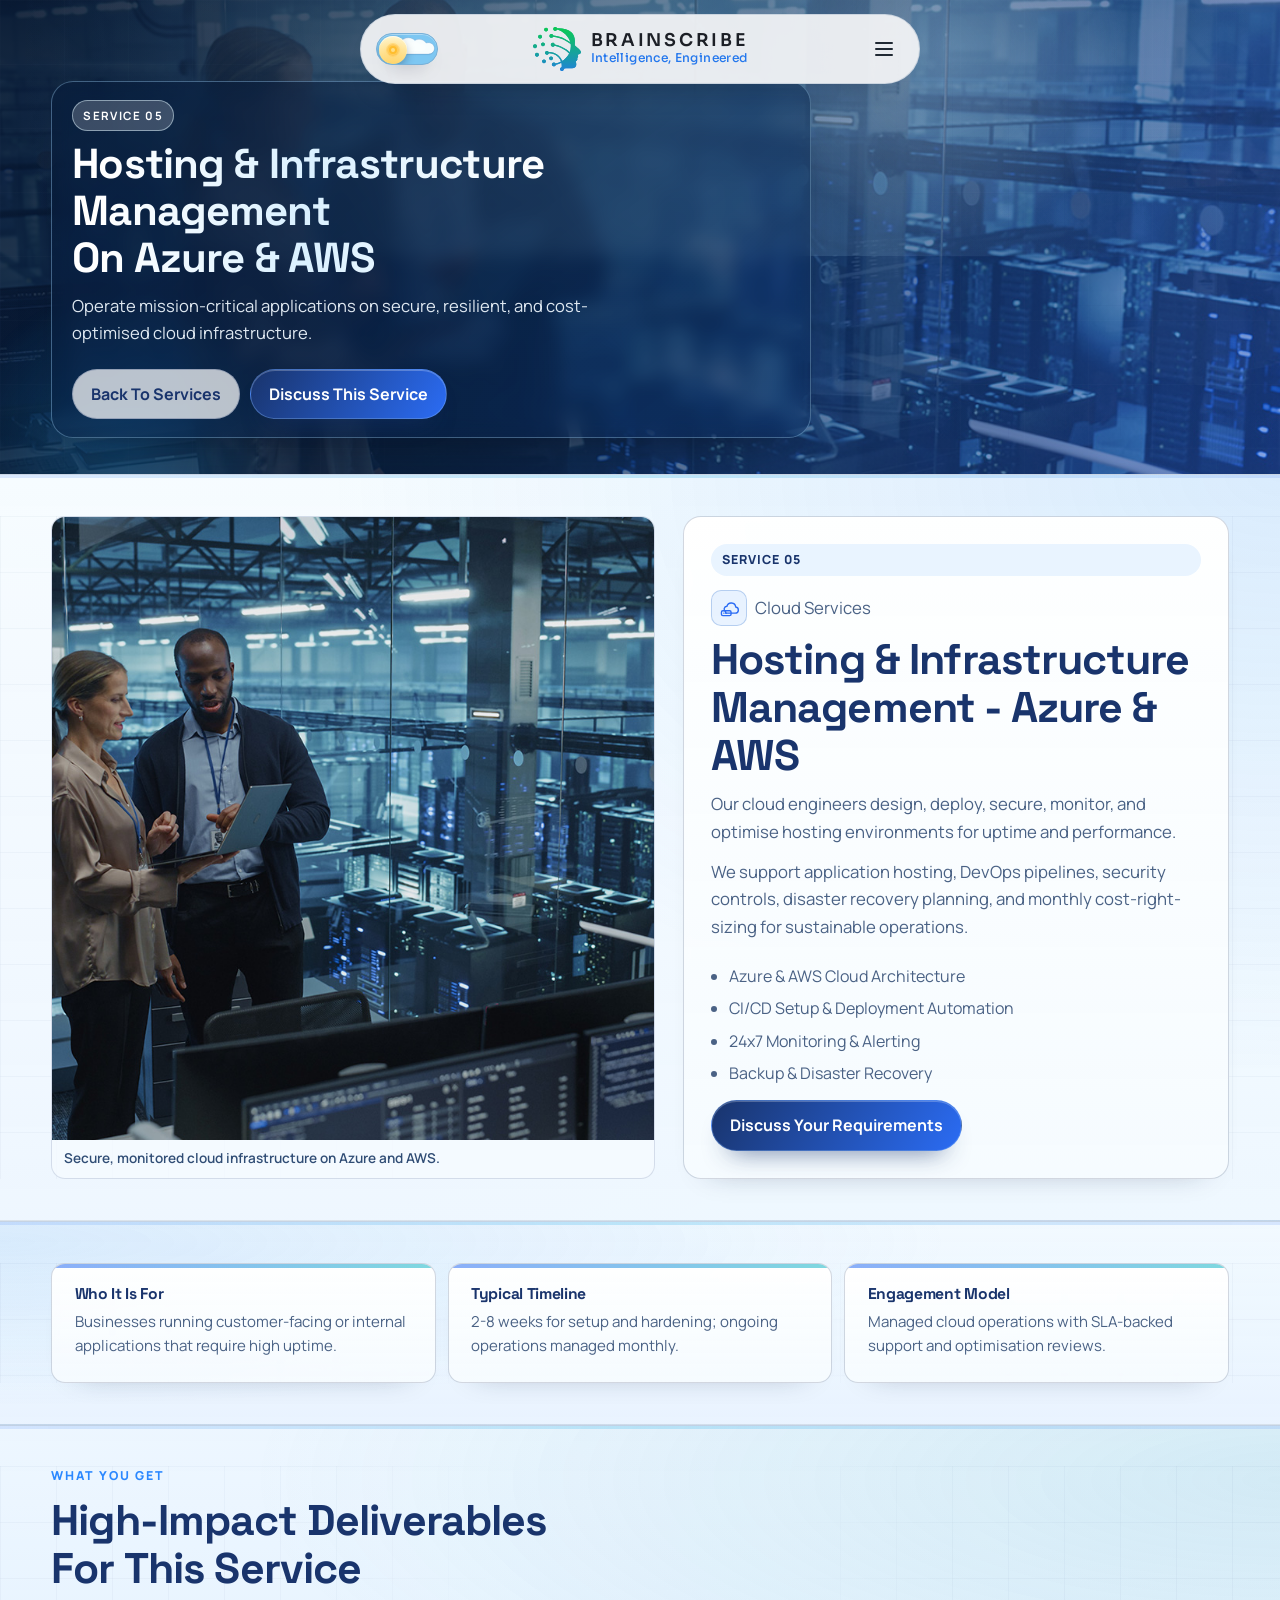
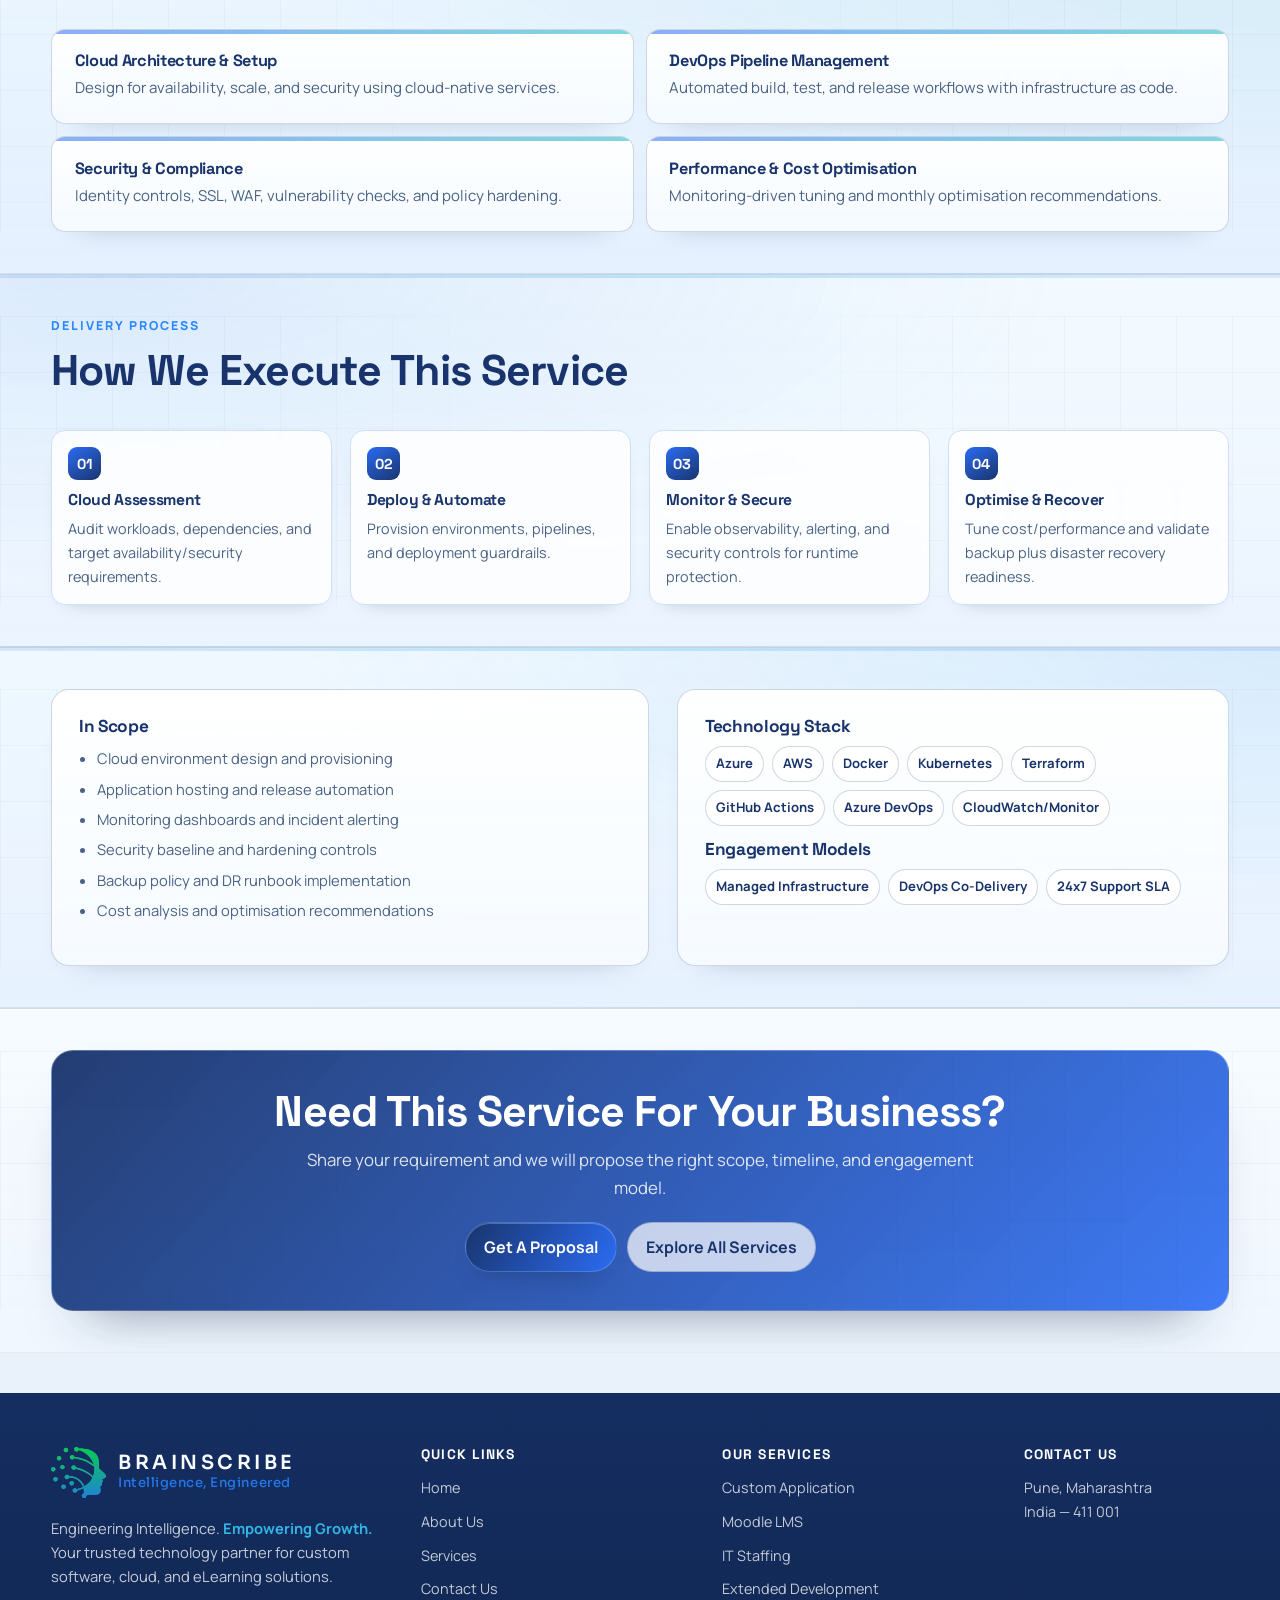
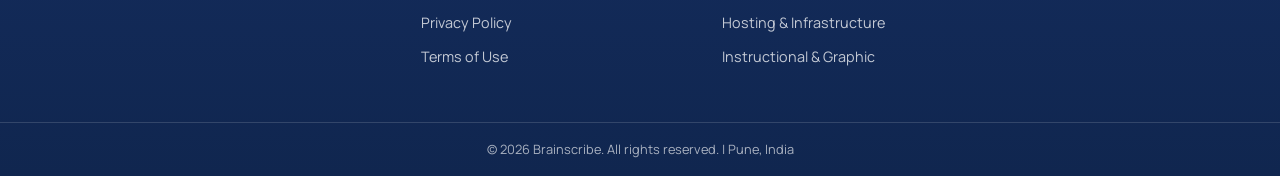
<file: service-hosting-infrastructure.html>
<!doctype html>
<html lang="en">

<head>
  <meta charset="UTF-8">
  <meta name="viewport" content="width=device-width, initial-scale=1.0">
  <link rel="icon" type="image/svg+xml" href="images/favicon.svg">
  <title>Hosting &amp; Infrastructure Management | Brainscribe</title>
  <meta name="description" content="Manage cloud hosting and infrastructure with Brainscribe across Azure and AWS for performance, uptime, scalability, and operational confidence.">
  <link rel="preconnect" href="https://fonts.googleapis.com">
  <link rel="preconnect" href="https://fonts.gstatic.com" crossorigin>
  <link
    href="https://fonts.googleapis.com/css2?family=Manrope:wght@400;600;700;800&family=Sora:wght@500;600&family=Space+Grotesk:wght@500;600;700&display=swap"
    rel="stylesheet">
  <link rel="stylesheet" href="styles.css">
</head>

<body class="services-page service-detail-page service-hosting-page">
  <header class="site-header">
    <div class="container top">
      <span class="top-spacer" aria-hidden="true"></span>
      <a class="center-brand" href="index.html" aria-label="Brainscribe Home">
        <img class="center-brand-mark" src="images/BS-logo.svg" alt="" aria-hidden="true">
        <span class="brand-copy">
          <span class="brand-wordmark">BRAINSCRIBE</span>
          <span class="brand-tagline">Intelligence, Engineered</span>
        </span>
      </a>
      <button class="menu-btn" id="menuBtn" aria-expanded="false" aria-label="Menu">
        <svg width="20" height="20" viewBox="0 0 20 20" fill="none">
          <path d="M3 5.5H17M3 10H17M3 14.5H17" stroke="currentColor" stroke-width="1.8" stroke-linecap="round" />
        </svg>
      </button>
      <nav class="nav-links" id="menu" aria-hidden="true">
        <div class="menu-panel" role="dialog" aria-modal="true" aria-label="Site menu">
          <div class="menu-shell">
            <div class="menu-head">
              <a class="menu-brand" href="index.html" aria-label="Brainscribe Home"><img class="menu-brand-mark" src="images/BS-logo.svg" alt="Brainscribe"></a>
              <p class="menu-title">BRAINSCRIBE</p>
              <button class="menu-close" type="button" aria-label="Close menu">&times;</button>
            </div>
            <div class="menu-body">
              <div class="menu-links-col">
                <a href="index.html"><span class="menu-link-title">Home</span><span class="menu-link-meta">Start here</span></a>
                <a href="about.html"><span class="menu-link-title">About Us</span><span class="menu-link-meta">Who we are</span></a>
                <a class="active" href="services.html"><span class="menu-link-title">Services</span><span class="menu-link-meta">What we do</span></a>
                <div class="menu-service-links">
                  <a class="menu-sub-link" href="service-custom-application.html">01. Custom Application</a>
                  <a class="menu-sub-link" href="service-moodle-lms.html">02. Moodle LMS</a>
                  <a class="menu-sub-link" href="service-it-staffing.html">03. IT Staffing</a>
                  <a class="menu-sub-link" href="service-extended-development.html">04. Extended Development</a>
                  <a class="menu-sub-link" href="service-hosting-infrastructure.html">05. Hosting &amp; Infrastructure</a>
                  <a class="menu-sub-link" href="service-instructional-graphic.html">06. Instructional &amp; Graphic</a>
                </div>
                <a href="contact.html"><span class="menu-link-title">Contact Us</span><span class="menu-link-meta">Let's talk</span></a>
                <a class="menu-cta-btn" href="contact.html">
                  <span>Get in Touch</span>
                  <span aria-hidden="true">&rarr;</span>
                </a>
              </div>
              <a class="menu-story-card" href="about.html">
                <img src="images/about-strategy-session.jpg" alt="Brainscribe team at work">
                <span class="menu-story-chip">Our Story</span>
                <span class="menu-story-meta">Engineering Intelligence. Empowering Growth.</span>
              </a>
            </div>
            <div class="menu-foot">
              <span class="menu-foot-line" aria-hidden="true"></span>
            </div>
          </div>
        </div>
      </nav>
    </div>
  </header>

  <main>
  <section class="page-hero sub-hero">
    <div class="sub-hero-media" aria-hidden="true"></div>
    <div class="sub-hero-grid-overlay" aria-hidden="true"></div>
    <div class="sub-hero-glow glow-a" aria-hidden="true"></div>
    <div class="sub-hero-glow glow-b" aria-hidden="true"></div>
    <div class="container reveal">
      <div class="sub-hero-content">
        <div class="eyebrow">Service 05</div>
        <h1>Hosting & Infrastructure Management On Azure & AWS</h1>
        <p class="hero-copy">Operate mission-critical applications on secure, resilient, and cost-optimised cloud infrastructure.</p>
        <div class="actions">
          <a class="button secondary" href="services.html">Back To Services</a>
          <a class="button primary" href="contact.html">Discuss This Service</a>
        </div>
      </div>
    </div>
  </section>

  <section class="section service-feature-band">
    <div class="container">
      <div class="service-layout service-feature-layout">
        <figure class="service-feature-media reveal">
          <img src="images/services-cloud-hosting.jpg" alt="Cloud infrastructure and hosting operations dashboard" loading="lazy">
          <figcaption>Secure, monitored cloud infrastructure on Azure and AWS.</figcaption>
        </figure>
        <div class="panel reveal service-feature-card">
          <div class="badge">Service 05</div>
          <div class="service-feature-meta"><img class="service-feature-icon" src="images/services-icon-hosting.svg" alt="" aria-hidden="true"><p class="section-tag">Cloud Services</p></div>
          <h2>Hosting & Infrastructure Management - Azure & AWS</h2>
          <p class="lead">Our cloud engineers design, deploy, secure, monitor, and optimise hosting environments for uptime and performance.</p>
          <p>We support application hosting, DevOps pipelines, security controls, disaster recovery planning, and monthly cost-right-sizing for sustainable operations.</p>
          <ul class="service-detail-highlights"><li>Azure &amp; AWS Cloud Architecture</li><li>CI/CD Setup &amp; Deployment Automation</li><li>24x7 Monitoring &amp; Alerting</li><li>Backup &amp; Disaster Recovery</li></ul>
          <a class="button primary service-discuss-btn" href="contact.html">Discuss Your Requirements</a>
        </div>
      </div>
    </div>
  </section>

  <section class="section service-snapshot-band">
    <div class="container">
      <div class="service-snapshot-grid"><article class="card reveal service-snapshot-card"><h4>Who It Is For</h4><p>Businesses running customer-facing or internal applications that require high uptime.</p></article><article class="card reveal service-snapshot-card"><h4>Typical Timeline</h4><p>2-8 weeks for setup and hardening; ongoing operations managed monthly.</p></article><article class="card reveal service-snapshot-card"><h4>Engagement Model</h4><p>Managed cloud operations with SLA-backed support and optimisation reviews.</p></article></div>
    </div>
  </section>

  <section class="section service-value-band">
    <div class="container">
      <div class="section-head reveal">
        <p class="kicker">What You Get</p>
        <h2>High-Impact Deliverables For This Service</h2>
      </div>
      <div class="service-value-grid"><article class="card reveal service-value-card"><h3>Cloud Architecture &amp; Setup</h3><p>Design for availability, scale, and security using cloud-native services.</p></article><article class="card reveal service-value-card"><h3>DevOps Pipeline Management</h3><p>Automated build, test, and release workflows with infrastructure as code.</p></article><article class="card reveal service-value-card"><h3>Security &amp; Compliance</h3><p>Identity controls, SSL, WAF, vulnerability checks, and policy hardening.</p></article><article class="card reveal service-value-card"><h3>Performance &amp; Cost Optimisation</h3><p>Monitoring-driven tuning and monthly optimisation recommendations.</p></article></div>
    </div>
  </section>

  <section class="section service-process-band">
    <div class="container">
      <div class="section-head reveal">
        <p class="kicker">Delivery Process</p>
        <h2>How We Execute This Service</h2>
      </div>
      <div class="timeline service-process-steps"><article class="step reveal"><span class="n">01</span><h4>Cloud Assessment</h4><p>Audit workloads, dependencies, and target availability/security requirements.</p></article><article class="step reveal"><span class="n">02</span><h4>Deploy &amp; Automate</h4><p>Provision environments, pipelines, and deployment guardrails.</p></article><article class="step reveal"><span class="n">03</span><h4>Monitor &amp; Secure</h4><p>Enable observability, alerting, and security controls for runtime protection.</p></article><article class="step reveal"><span class="n">04</span><h4>Optimise &amp; Recover</h4><p>Tune cost/performance and validate backup plus disaster recovery readiness.</p></article></div>
    </div>
  </section>

  <section class="section service-scope-band">
    <div class="container split">
      <div class="panel reveal service-scope-panel">
        <h3>In Scope</h3>
        <ul class="checks"><li>Cloud environment design and provisioning</li><li>Application hosting and release automation</li><li>Monitoring dashboards and incident alerting</li><li>Security baseline and hardening controls</li><li>Backup policy and DR runbook implementation</li><li>Cost analysis and optimisation recommendations</li></ul>
      </div>
      <div class="panel reveal service-scope-panel">
        <h3>Technology Stack</h3>
        <div class="pills"><span>Azure</span><span>AWS</span><span>Docker</span><span>Kubernetes</span><span>Terraform</span><span>GitHub Actions</span><span>Azure DevOps</span><span>CloudWatch/Monitor</span></div>
        <h3 class="service-scope-subhead">Engagement Models</h3>
        <div class="pills"><span>Managed Infrastructure</span><span>DevOps Co-Delivery</span><span>24x7 Support SLA</span></div>
      </div>
    </div>
  </section>

  <section class="section cta-band">
    <div class="container reveal">
      <h2>Need This Service For Your Business?</h2>
      <p>Share your requirement and we will propose the right scope, timeline, and engagement model.</p>
      <div class="actions">
        <a class="button primary" href="contact.html">Get A Proposal</a>
        <a class="button secondary" href="services.html">Explore All Services</a>
      </div>
    </div>
  </section>
</main>

  <footer class="mega-footer">
    <div class="upper">
      <div class="container footer-grid">
        <div>
          <div class="footer-brand">
            <img class="footer-logo" src="images/BS-logo.svg" alt="" aria-hidden="true">
            <div class="footer-brand-copy">
              <p class="footer-brand-name">BRAINSCRIBE</p>
              <p class="footer-brand-tagline">Intelligence, Engineered</p>
            </div>
          </div>
          <p class="footer-desc">Engineering Intelligence. <span class="text-accent-cyan">Empowering Growth.</span> Your trusted technology partner for custom
            software, cloud, and eLearning solutions.</p>
        </div>
        <div class="footer-col">
          <h4>Quick Links</h4>
          <ul>
            <li><a href="index.html">Home</a></li>
            <li><a href="about.html">About Us</a></li>
            <li><a href="services.html">Services</a></li>
            <li><a href="contact.html">Contact Us</a></li>
            <li><a href="privacy_policy.html">Privacy Policy</a></li>
            <li><a href="terms_of_use.html">Terms of Use</a></li>
          </ul>
        </div>
        <div class="footer-col">
          <h4>Our Services</h4>
          <ul>
            <li><a href="service-custom-application.html">Custom Application</a></li>
            <li><a href="service-moodle-lms.html">Moodle LMS</a></li>
            <li><a href="service-it-staffing.html">IT Staffing</a></li>
            <li><a href="service-extended-development.html">Extended Development</a></li>
            <li><a href="service-hosting-infrastructure.html">Hosting &amp; Infrastructure</a></li>
            <li><a href="service-instructional-graphic.html">Instructional &amp; Graphic</a></li>
          </ul>
        </div>
        <div class="footer-col">
          <h4>Contact Us</h4>
          <ul>
            <li>
              <p>Pune, Maharashtra<br>India — 411 001</p>
            </li>
          </ul>
        </div>
      </div>
    </div>
    <div class="footer-bottom">
      <div class="container inner">
        <p>© <span id="year"></span> Brainscribe. All rights reserved. | Pune, India</p>

      </div>
    </div>
  </footer>

  <script src="script.js"></script>
</body>

</html>
</file>
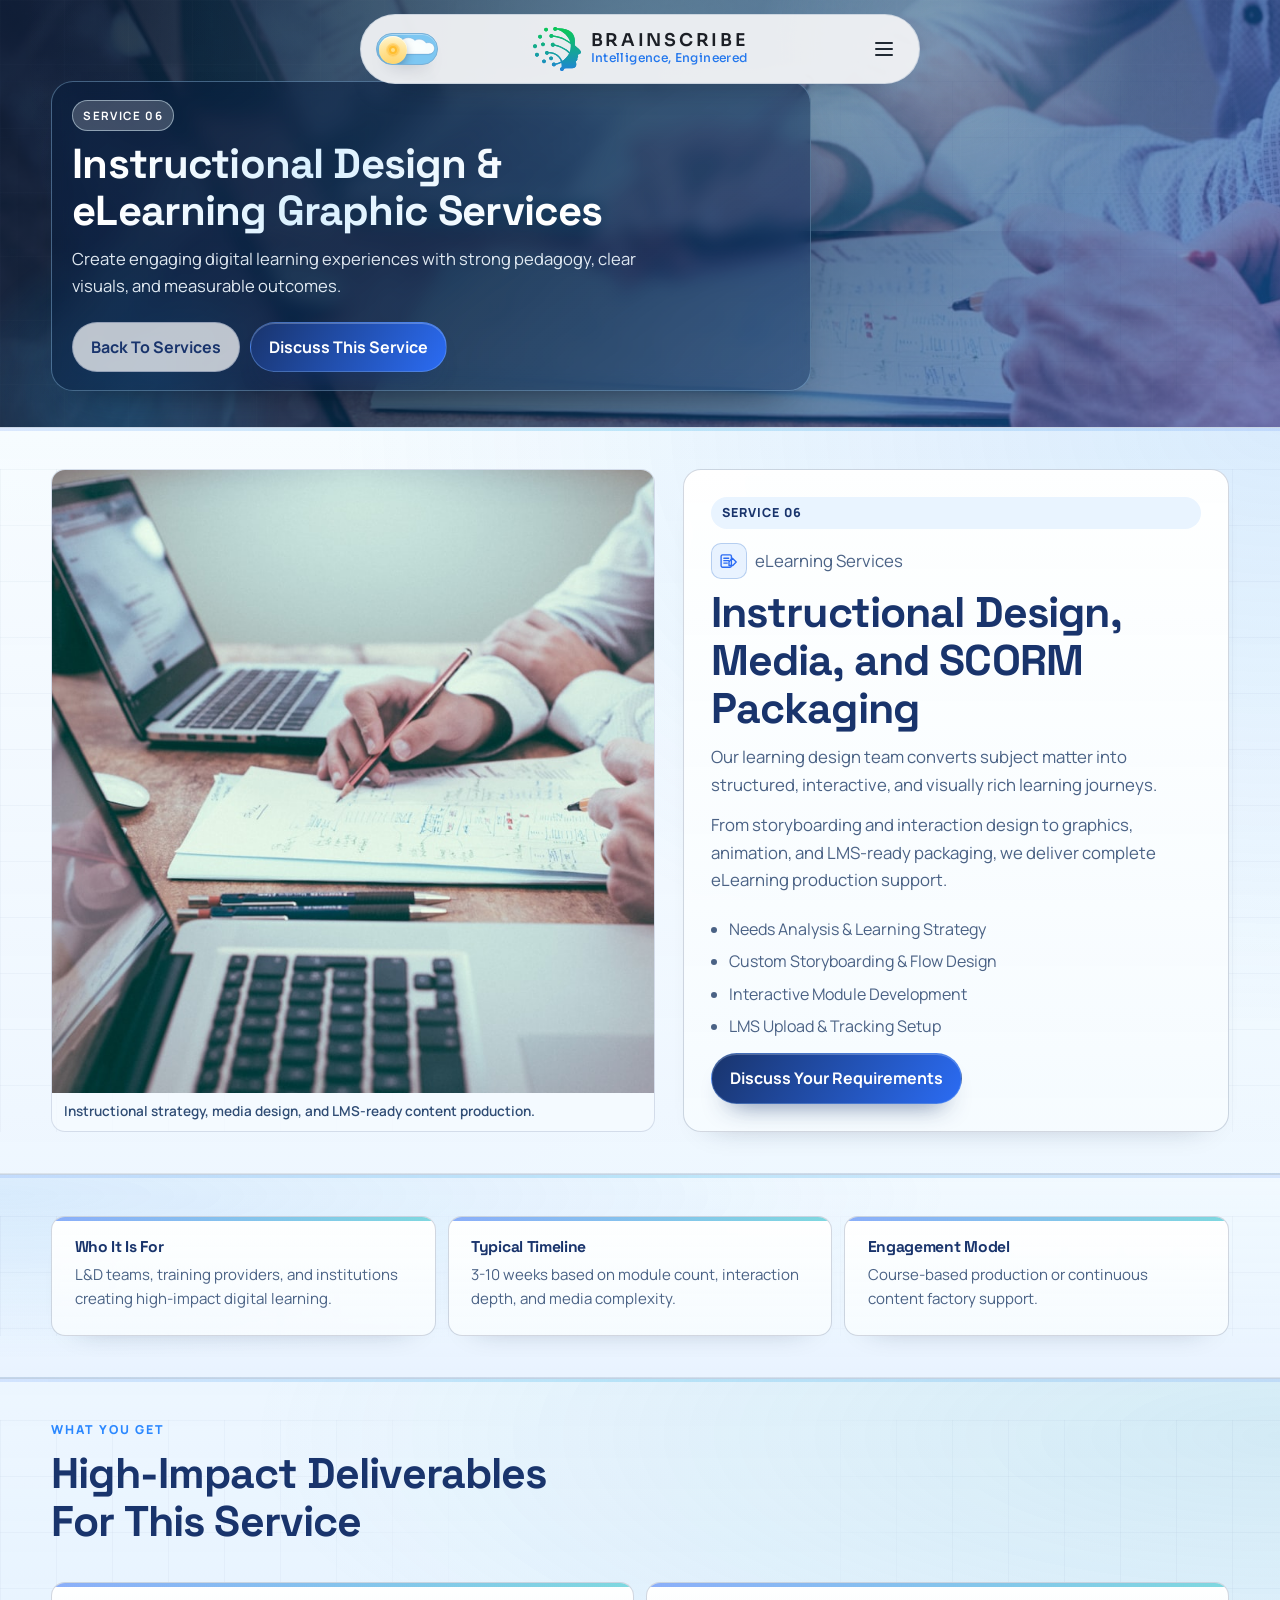
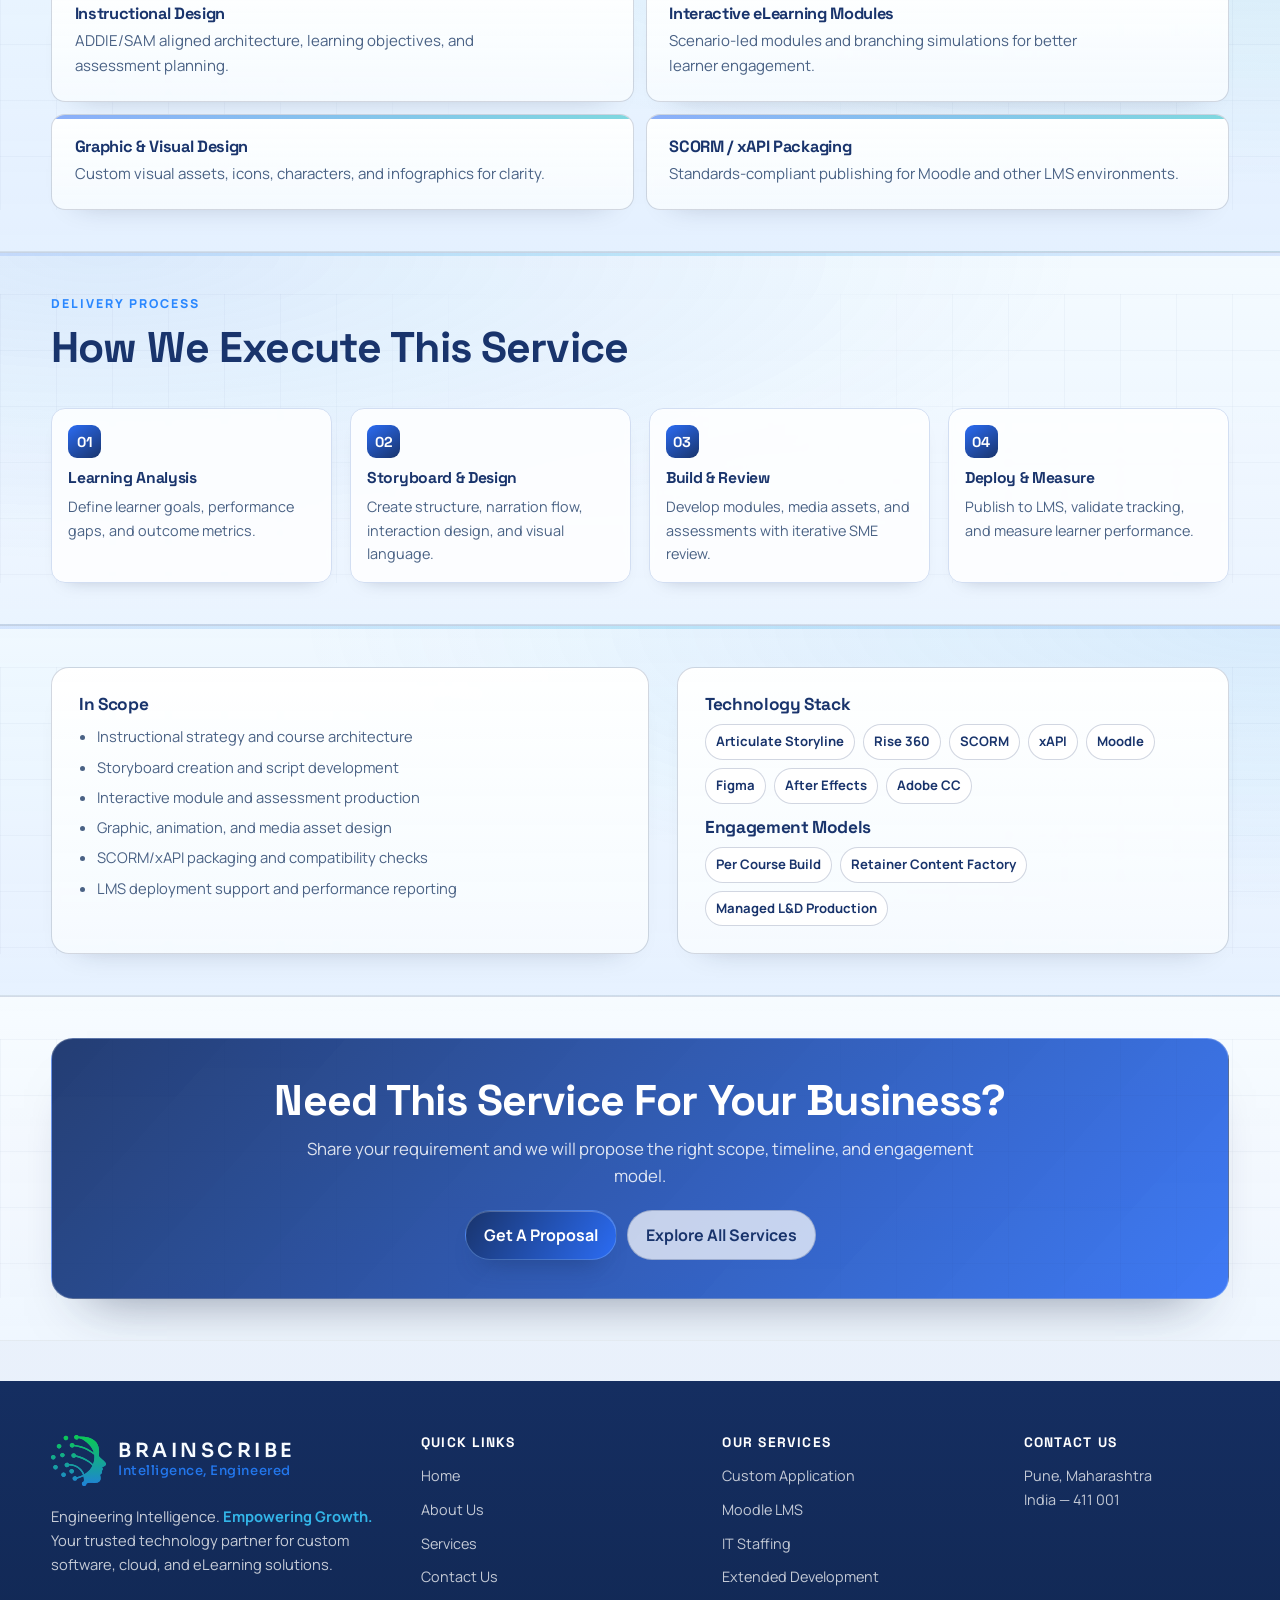
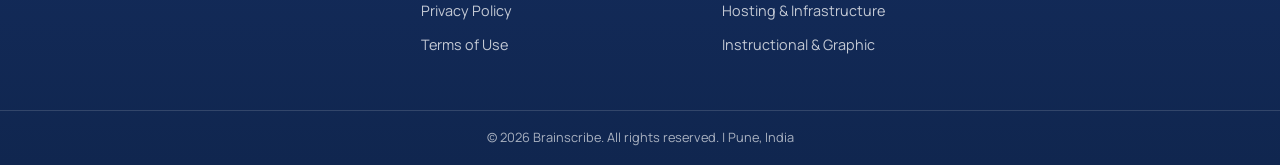
<file: service-instructional-graphic.html>
<!doctype html>
<html lang="en">

<head>
  <meta charset="UTF-8">
  <meta name="viewport" content="width=device-width, initial-scale=1.0">
  <link rel="icon" type="image/svg+xml" href="images/favicon.svg">
  <title>Instructional &amp; Graphic Services | Brainscribe</title>
  <meta name="description" content="Create engaging instructional design and graphic content with Brainscribe to improve learning outcomes, clarity, and brand consistency.">
  <link rel="preconnect" href="https://fonts.googleapis.com">
  <link rel="preconnect" href="https://fonts.gstatic.com" crossorigin>
  <link
    href="https://fonts.googleapis.com/css2?family=Manrope:wght@400;600;700;800&family=Sora:wght@500;600&family=Space+Grotesk:wght@500;600;700&display=swap"
    rel="stylesheet">
  <link rel="stylesheet" href="styles.css">
</head>

<body class="services-page service-detail-page service-instructional-page">
  <header class="site-header">
    <div class="container top">
      <span class="top-spacer" aria-hidden="true"></span>
      <a class="center-brand" href="index.html" aria-label="Brainscribe Home">
        <img class="center-brand-mark" src="images/BS-logo.svg" alt="" aria-hidden="true">
        <span class="brand-copy">
          <span class="brand-wordmark">BRAINSCRIBE</span>
          <span class="brand-tagline">Intelligence, Engineered</span>
        </span>
      </a>
      <button class="menu-btn" id="menuBtn" aria-expanded="false" aria-label="Menu">
        <svg width="20" height="20" viewBox="0 0 20 20" fill="none">
          <path d="M3 5.5H17M3 10H17M3 14.5H17" stroke="currentColor" stroke-width="1.8" stroke-linecap="round" />
        </svg>
      </button>
      <nav class="nav-links" id="menu" aria-hidden="true">
        <div class="menu-panel" role="dialog" aria-modal="true" aria-label="Site menu">
          <div class="menu-shell">
            <div class="menu-head">
              <a class="menu-brand" href="index.html" aria-label="Brainscribe Home"><img class="menu-brand-mark" src="images/BS-logo.svg" alt="Brainscribe"></a>
              <p class="menu-title">BRAINSCRIBE</p>
              <button class="menu-close" type="button" aria-label="Close menu">&times;</button>
            </div>
            <div class="menu-body">
              <div class="menu-links-col">
                <a href="index.html"><span class="menu-link-title">Home</span><span class="menu-link-meta">Start here</span></a>
                <a href="about.html"><span class="menu-link-title">About Us</span><span class="menu-link-meta">Who we are</span></a>
                <a class="active" href="services.html"><span class="menu-link-title">Services</span><span class="menu-link-meta">What we do</span></a>
                <div class="menu-service-links">
                  <a class="menu-sub-link" href="service-custom-application.html">01. Custom Application</a>
                  <a class="menu-sub-link" href="service-moodle-lms.html">02. Moodle LMS</a>
                  <a class="menu-sub-link" href="service-it-staffing.html">03. IT Staffing</a>
                  <a class="menu-sub-link" href="service-extended-development.html">04. Extended Development</a>
                  <a class="menu-sub-link" href="service-hosting-infrastructure.html">05. Hosting &amp; Infrastructure</a>
                  <a class="menu-sub-link" href="service-instructional-graphic.html">06. Instructional &amp; Graphic</a>
                </div>
                <a href="contact.html"><span class="menu-link-title">Contact Us</span><span class="menu-link-meta">Let's talk</span></a>
                <a class="menu-cta-btn" href="contact.html">
                  <span>Get in Touch</span>
                  <span aria-hidden="true">&rarr;</span>
                </a>
              </div>
              <a class="menu-story-card" href="about.html">
                <img src="images/about-strategy-session.jpg" alt="Brainscribe team at work">
                <span class="menu-story-chip">Our Story</span>
                <span class="menu-story-meta">Engineering Intelligence. Empowering Growth.</span>
              </a>
            </div>
            <div class="menu-foot">
              <span class="menu-foot-line" aria-hidden="true"></span>
            </div>
          </div>
        </div>
      </nav>
    </div>
  </header>

  <main>
  <section class="page-hero sub-hero">
    <div class="sub-hero-media" aria-hidden="true"></div>
    <div class="sub-hero-grid-overlay" aria-hidden="true"></div>
    <div class="sub-hero-glow glow-a" aria-hidden="true"></div>
    <div class="sub-hero-glow glow-b" aria-hidden="true"></div>
    <div class="container reveal">
      <div class="sub-hero-content">
        <div class="eyebrow">Service 06</div>
        <h1>Instructional Design & eLearning Graphic Services</h1>
        <p class="hero-copy">Create engaging digital learning experiences with strong pedagogy, clear visuals, and measurable outcomes.</p>
        <div class="actions">
          <a class="button secondary" href="services.html">Back To Services</a>
          <a class="button primary" href="contact.html">Discuss This Service</a>
        </div>
      </div>
    </div>
  </section>

  <section class="section service-feature-band">
    <div class="container">
      <div class="service-layout service-feature-layout">
        <figure class="service-feature-media reveal">
          <img src="images/services-instructional-design.jpg" alt="Instructional design and eLearning content creation workspace" loading="lazy">
          <figcaption>Instructional strategy, media design, and LMS-ready content production.</figcaption>
        </figure>
        <div class="panel reveal service-feature-card">
          <div class="badge">Service 06</div>
          <div class="service-feature-meta"><img class="service-feature-icon" src="images/services-icon-instructional.svg" alt="" aria-hidden="true"><p class="section-tag">eLearning Services</p></div>
          <h2>Instructional Design, Media, and SCORM Packaging</h2>
          <p class="lead">Our learning design team converts subject matter into structured, interactive, and visually rich learning journeys.</p>
          <p>From storyboarding and interaction design to graphics, animation, and LMS-ready packaging, we deliver complete eLearning production support.</p>
          <ul class="service-detail-highlights"><li>Needs Analysis &amp; Learning Strategy</li><li>Custom Storyboarding &amp; Flow Design</li><li>Interactive Module Development</li><li>LMS Upload &amp; Tracking Setup</li></ul>
          <a class="button primary service-discuss-btn" href="contact.html">Discuss Your Requirements</a>
        </div>
      </div>
    </div>
  </section>

  <section class="section service-snapshot-band">
    <div class="container">
      <div class="service-snapshot-grid"><article class="card reveal service-snapshot-card"><h4>Who It Is For</h4><p>L&amp;D teams, training providers, and institutions creating high-impact digital learning.</p></article><article class="card reveal service-snapshot-card"><h4>Typical Timeline</h4><p>3-10 weeks based on module count, interaction depth, and media complexity.</p></article><article class="card reveal service-snapshot-card"><h4>Engagement Model</h4><p>Course-based production or continuous content factory support.</p></article></div>
    </div>
  </section>

  <section class="section service-value-band">
    <div class="container">
      <div class="section-head reveal">
        <p class="kicker">What You Get</p>
        <h2>High-Impact Deliverables For This Service</h2>
      </div>
      <div class="service-value-grid"><article class="card reveal service-value-card"><h3>Instructional Design</h3><p>ADDIE/SAM aligned architecture, learning objectives, and assessment planning.</p></article><article class="card reveal service-value-card"><h3>Interactive eLearning Modules</h3><p>Scenario-led modules and branching simulations for better learner engagement.</p></article><article class="card reveal service-value-card"><h3>Graphic &amp; Visual Design</h3><p>Custom visual assets, icons, characters, and infographics for clarity.</p></article><article class="card reveal service-value-card"><h3>SCORM / xAPI Packaging</h3><p>Standards-compliant publishing for Moodle and other LMS environments.</p></article></div>
    </div>
  </section>

  <section class="section service-process-band">
    <div class="container">
      <div class="section-head reveal">
        <p class="kicker">Delivery Process</p>
        <h2>How We Execute This Service</h2>
      </div>
      <div class="timeline service-process-steps"><article class="step reveal"><span class="n">01</span><h4>Learning Analysis</h4><p>Define learner goals, performance gaps, and outcome metrics.</p></article><article class="step reveal"><span class="n">02</span><h4>Storyboard &amp; Design</h4><p>Create structure, narration flow, interaction design, and visual language.</p></article><article class="step reveal"><span class="n">03</span><h4>Build &amp; Review</h4><p>Develop modules, media assets, and assessments with iterative SME review.</p></article><article class="step reveal"><span class="n">04</span><h4>Deploy &amp; Measure</h4><p>Publish to LMS, validate tracking, and measure learner performance.</p></article></div>
    </div>
  </section>

  <section class="section service-scope-band">
    <div class="container split">
      <div class="panel reveal service-scope-panel">
        <h3>In Scope</h3>
        <ul class="checks"><li>Instructional strategy and course architecture</li><li>Storyboard creation and script development</li><li>Interactive module and assessment production</li><li>Graphic, animation, and media asset design</li><li>SCORM/xAPI packaging and compatibility checks</li><li>LMS deployment support and performance reporting</li></ul>
      </div>
      <div class="panel reveal service-scope-panel">
        <h3>Technology Stack</h3>
        <div class="pills"><span>Articulate Storyline</span><span>Rise 360</span><span>SCORM</span><span>xAPI</span><span>Moodle</span><span>Figma</span><span>After Effects</span><span>Adobe CC</span></div>
        <h3 class="service-scope-subhead">Engagement Models</h3>
        <div class="pills"><span>Per Course Build</span><span>Retainer Content Factory</span><span>Managed L&amp;D Production</span></div>
      </div>
    </div>
  </section>

  <section class="section cta-band">
    <div class="container reveal">
      <h2>Need This Service For Your Business?</h2>
      <p>Share your requirement and we will propose the right scope, timeline, and engagement model.</p>
      <div class="actions">
        <a class="button primary" href="contact.html">Get A Proposal</a>
        <a class="button secondary" href="services.html">Explore All Services</a>
      </div>
    </div>
  </section>
</main>

  <footer class="mega-footer">
    <div class="upper">
      <div class="container footer-grid">
        <div>
          <div class="footer-brand">
            <img class="footer-logo" src="images/BS-logo.svg" alt="" aria-hidden="true">
            <div class="footer-brand-copy">
              <p class="footer-brand-name">BRAINSCRIBE</p>
              <p class="footer-brand-tagline">Intelligence, Engineered</p>
            </div>
          </div>
          <p class="footer-desc">Engineering Intelligence. <span class="text-accent-cyan">Empowering Growth.</span> Your trusted technology partner for custom
            software, cloud, and eLearning solutions.</p>
        </div>
        <div class="footer-col">
          <h4>Quick Links</h4>
          <ul>
            <li><a href="index.html">Home</a></li>
            <li><a href="about.html">About Us</a></li>
            <li><a href="services.html">Services</a></li>
            <li><a href="contact.html">Contact Us</a></li>
            <li><a href="privacy_policy.html">Privacy Policy</a></li>
            <li><a href="terms_of_use.html">Terms of Use</a></li>
          </ul>
        </div>
        <div class="footer-col">
          <h4>Our Services</h4>
          <ul>
            <li><a href="service-custom-application.html">Custom Application</a></li>
            <li><a href="service-moodle-lms.html">Moodle LMS</a></li>
            <li><a href="service-it-staffing.html">IT Staffing</a></li>
            <li><a href="service-extended-development.html">Extended Development</a></li>
            <li><a href="service-hosting-infrastructure.html">Hosting &amp; Infrastructure</a></li>
            <li><a href="service-instructional-graphic.html">Instructional &amp; Graphic</a></li>
          </ul>
        </div>
        <div class="footer-col">
          <h4>Contact Us</h4>
          <ul>
            <li>
              <p>Pune, Maharashtra<br>India — 411 001</p>
            </li>
          </ul>
        </div>
      </div>
    </div>
    <div class="footer-bottom">
      <div class="container inner">
        <p>© <span id="year"></span> Brainscribe. All rights reserved. | Pune, India</p>

      </div>
    </div>
  </footer>

  <script src="script.js"></script>
</body>

</html>
</file>
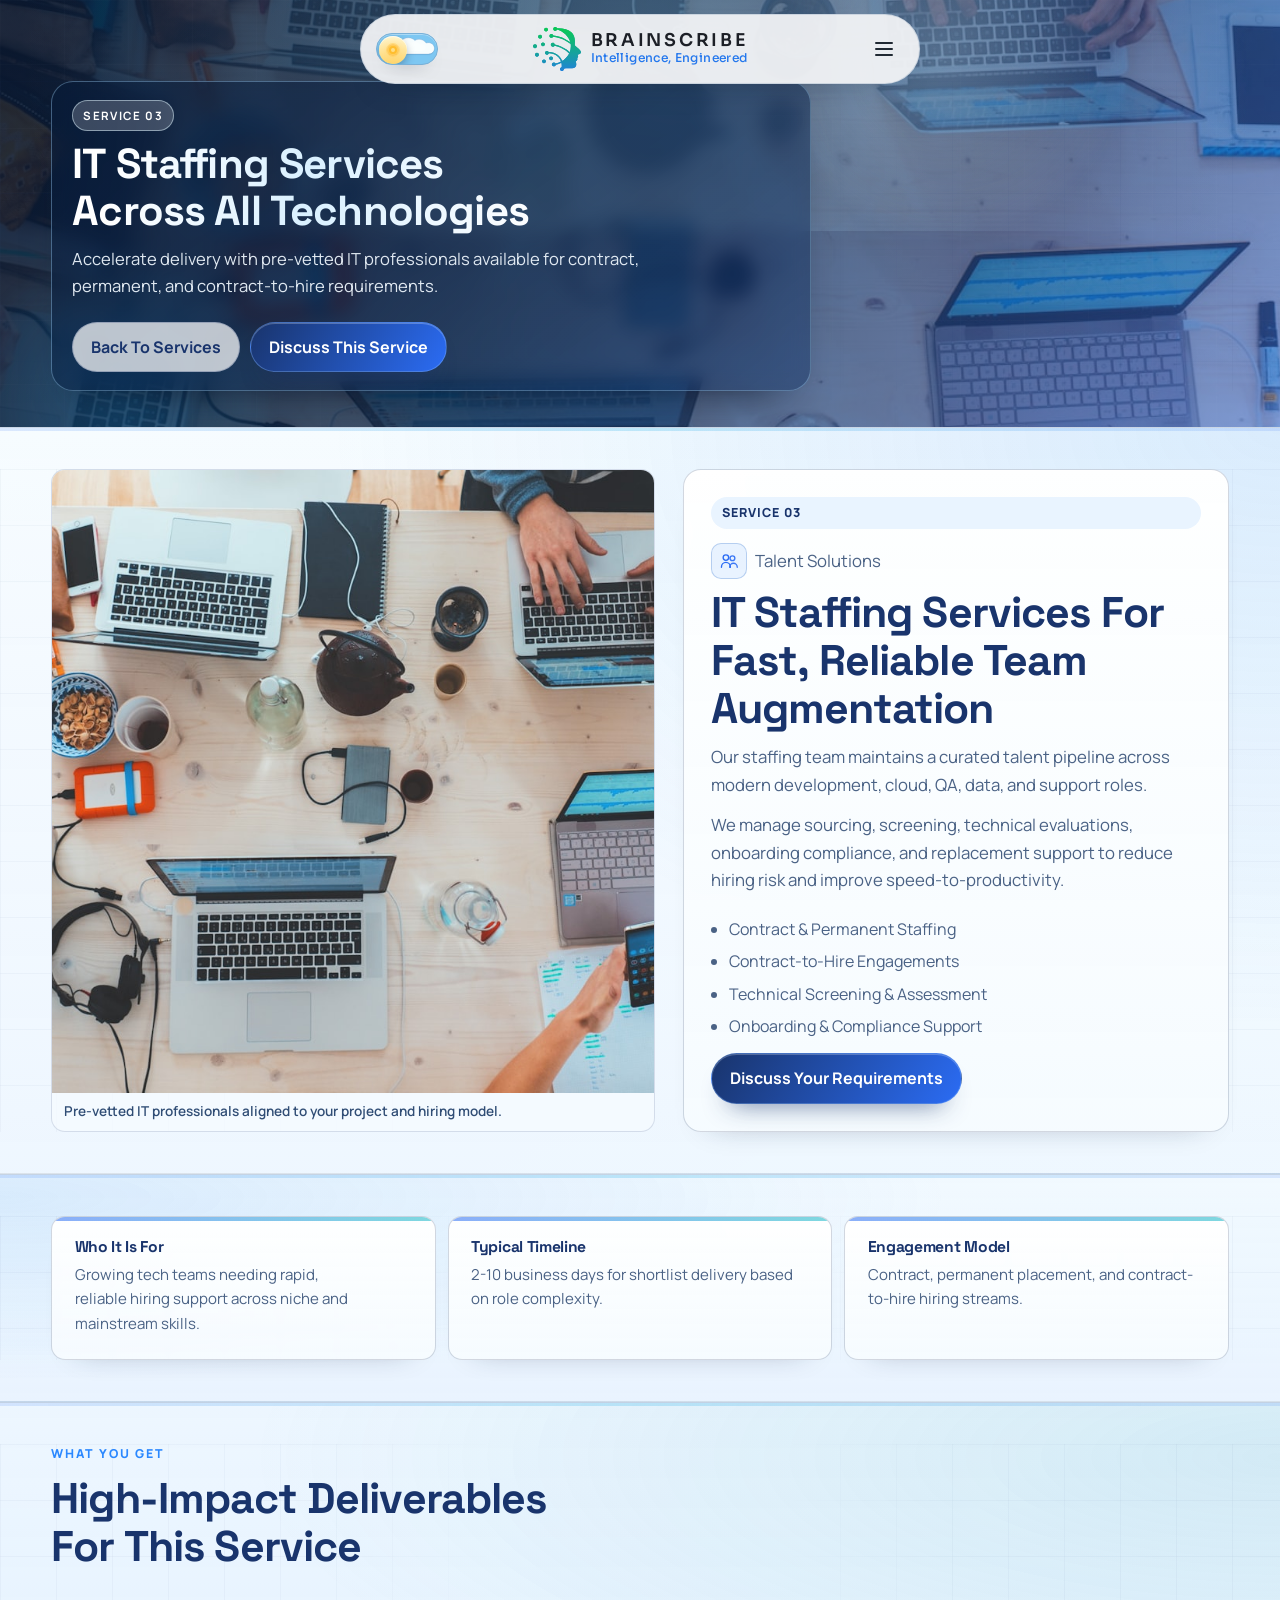
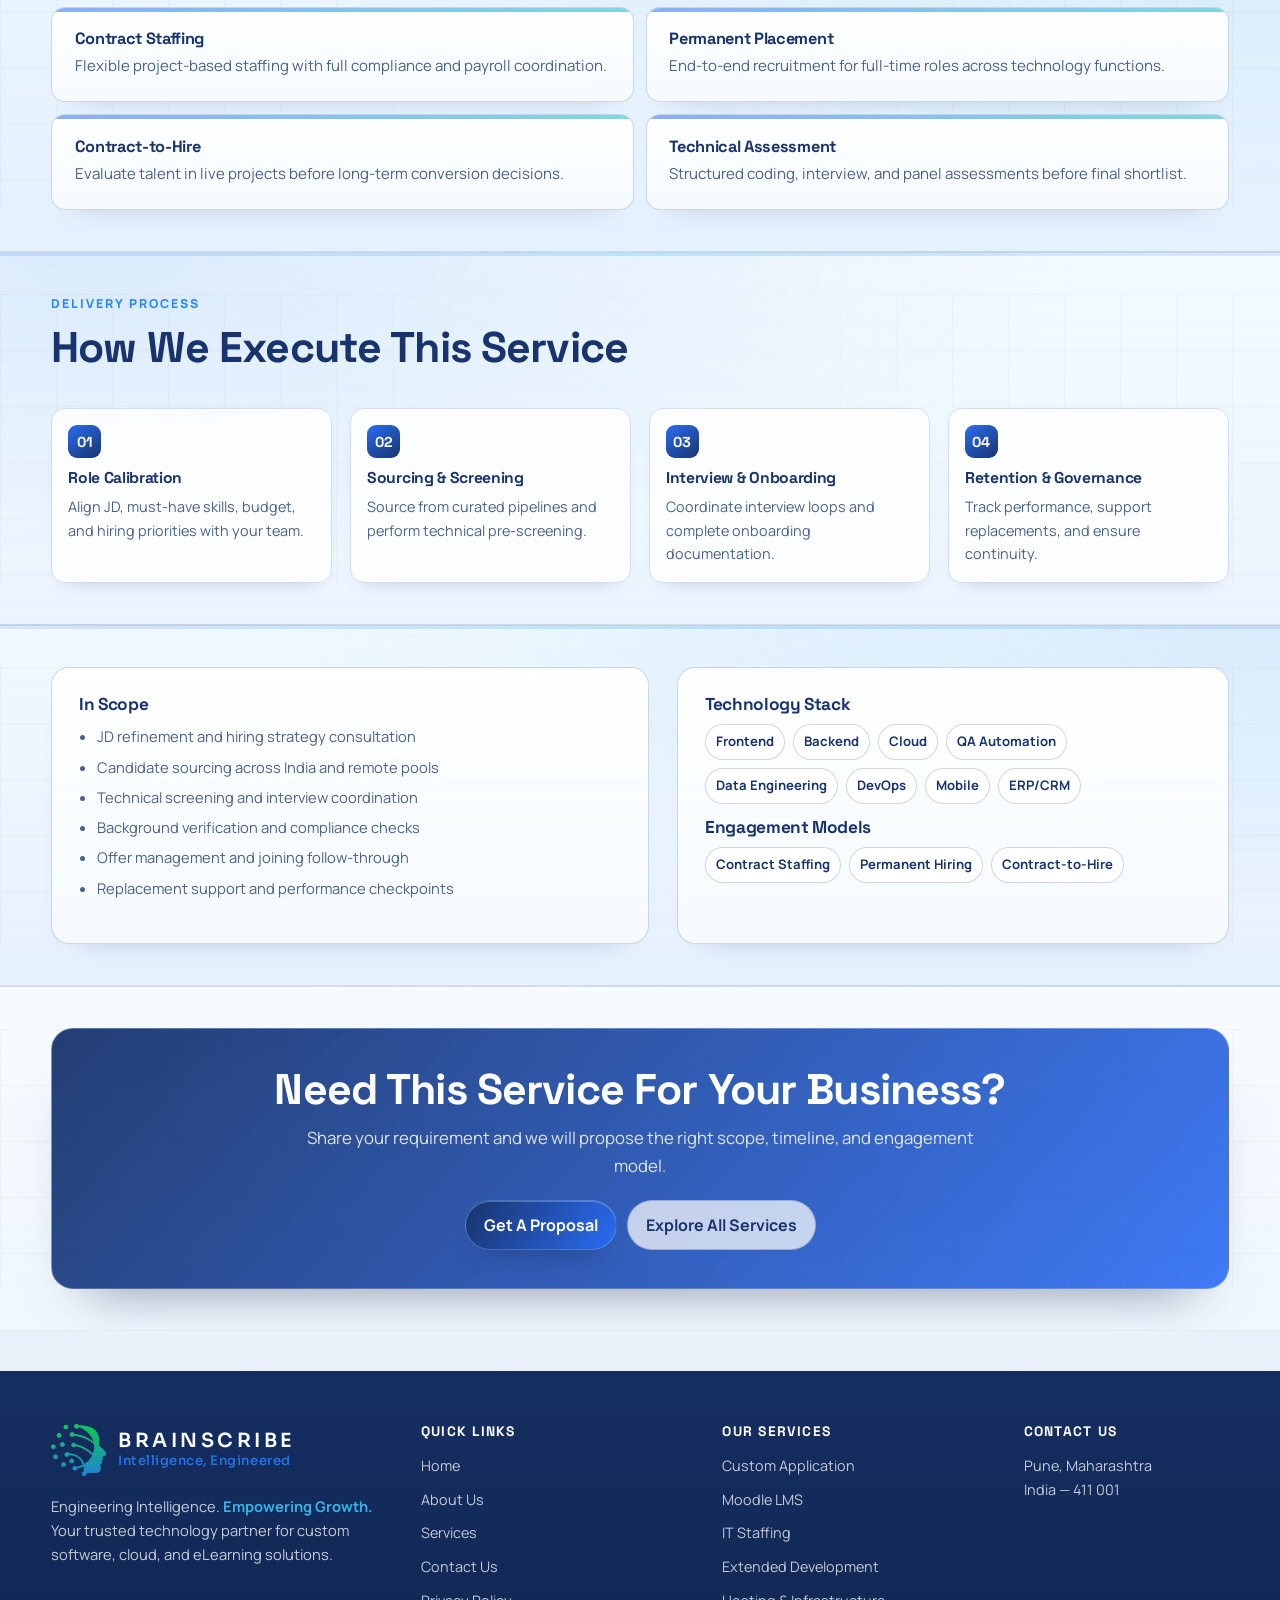
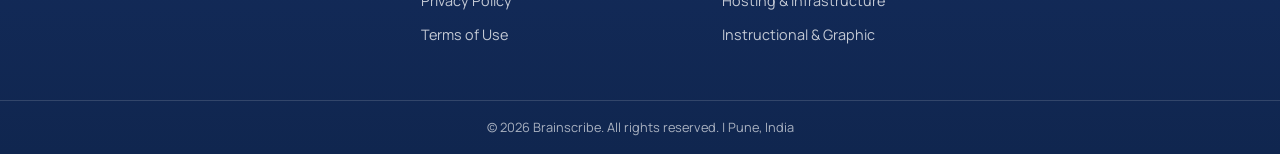
<file: service-it-staffing.html>
<!doctype html>
<html lang="en">

<head>
  <meta charset="UTF-8">
  <meta name="viewport" content="width=device-width, initial-scale=1.0">
  <link rel="icon" type="image/svg+xml" href="images/favicon.svg">
  <title>IT Staffing Services | Brainscribe</title>
  <meta name="description" content="Strengthen your delivery teams with Brainscribe IT staffing services, connecting you with skilled technology professionals across roles and platforms.">
  <link rel="preconnect" href="https://fonts.googleapis.com">
  <link rel="preconnect" href="https://fonts.gstatic.com" crossorigin>
  <link
    href="https://fonts.googleapis.com/css2?family=Manrope:wght@400;600;700;800&family=Sora:wght@500;600&family=Space+Grotesk:wght@500;600;700&display=swap"
    rel="stylesheet">
  <link rel="stylesheet" href="styles.css">
</head>

<body class="services-page service-detail-page service-staffing-page">
  <header class="site-header">
    <div class="container top">
      <span class="top-spacer" aria-hidden="true"></span>
      <a class="center-brand" href="index.html" aria-label="Brainscribe Home">
        <img class="center-brand-mark" src="images/BS-logo.svg" alt="" aria-hidden="true">
        <span class="brand-copy">
          <span class="brand-wordmark">BRAINSCRIBE</span>
          <span class="brand-tagline">Intelligence, Engineered</span>
        </span>
      </a>
      <button class="menu-btn" id="menuBtn" aria-expanded="false" aria-label="Menu">
        <svg width="20" height="20" viewBox="0 0 20 20" fill="none">
          <path d="M3 5.5H17M3 10H17M3 14.5H17" stroke="currentColor" stroke-width="1.8" stroke-linecap="round" />
        </svg>
      </button>
      <nav class="nav-links" id="menu" aria-hidden="true">
        <div class="menu-panel" role="dialog" aria-modal="true" aria-label="Site menu">
          <div class="menu-shell">
            <div class="menu-head">
              <a class="menu-brand" href="index.html" aria-label="Brainscribe Home"><img class="menu-brand-mark" src="images/BS-logo.svg" alt="Brainscribe"></a>
              <p class="menu-title">BRAINSCRIBE</p>
              <button class="menu-close" type="button" aria-label="Close menu">&times;</button>
            </div>
            <div class="menu-body">
              <div class="menu-links-col">
                <a href="index.html"><span class="menu-link-title">Home</span><span class="menu-link-meta">Start here</span></a>
                <a href="about.html"><span class="menu-link-title">About Us</span><span class="menu-link-meta">Who we are</span></a>
                <a class="active" href="services.html"><span class="menu-link-title">Services</span><span class="menu-link-meta">What we do</span></a>
                <div class="menu-service-links">
                  <a class="menu-sub-link" href="service-custom-application.html">01. Custom Application</a>
                  <a class="menu-sub-link" href="service-moodle-lms.html">02. Moodle LMS</a>
                  <a class="menu-sub-link" href="service-it-staffing.html">03. IT Staffing</a>
                  <a class="menu-sub-link" href="service-extended-development.html">04. Extended Development</a>
                  <a class="menu-sub-link" href="service-hosting-infrastructure.html">05. Hosting &amp; Infrastructure</a>
                  <a class="menu-sub-link" href="service-instructional-graphic.html">06. Instructional &amp; Graphic</a>
                </div>
                <a href="contact.html"><span class="menu-link-title">Contact Us</span><span class="menu-link-meta">Let's talk</span></a>
                <a class="menu-cta-btn" href="contact.html">
                  <span>Get in Touch</span>
                  <span aria-hidden="true">&rarr;</span>
                </a>
              </div>
              <a class="menu-story-card" href="about.html">
                <img src="images/about-strategy-session.jpg" alt="Brainscribe team at work">
                <span class="menu-story-chip">Our Story</span>
                <span class="menu-story-meta">Engineering Intelligence. Empowering Growth.</span>
              </a>
            </div>
            <div class="menu-foot">
              <span class="menu-foot-line" aria-hidden="true"></span>
            </div>
          </div>
        </div>
      </nav>
    </div>
  </header>

  <main>
  <section class="page-hero sub-hero">
    <div class="sub-hero-media" aria-hidden="true"></div>
    <div class="sub-hero-grid-overlay" aria-hidden="true"></div>
    <div class="sub-hero-glow glow-a" aria-hidden="true"></div>
    <div class="sub-hero-glow glow-b" aria-hidden="true"></div>
    <div class="container reveal">
      <div class="sub-hero-content">
        <div class="eyebrow">Service 03</div>
        <h1>IT Staffing Services Across All Technologies</h1>
        <p class="hero-copy">Accelerate delivery with pre-vetted IT professionals available for contract, permanent, and contract-to-hire requirements.</p>
        <div class="actions">
          <a class="button secondary" href="services.html">Back To Services</a>
          <a class="button primary" href="contact.html">Discuss This Service</a>
        </div>
      </div>
    </div>
  </section>

  <section class="section service-feature-band">
    <div class="container">
      <div class="service-layout service-feature-layout">
        <figure class="service-feature-media reveal">
          <img src="images/home-trust-team.jpg" alt="IT staffing and delivery team collaboration meeting" loading="lazy">
          <figcaption>Pre-vetted IT professionals aligned to your project and hiring model.</figcaption>
        </figure>
        <div class="panel reveal service-feature-card">
          <div class="badge">Service 03</div>
          <div class="service-feature-meta"><img class="service-feature-icon" src="images/services-icon-staffing.svg" alt="" aria-hidden="true"><p class="section-tag">Talent Solutions</p></div>
          <h2>IT Staffing Services For Fast, Reliable Team Augmentation</h2>
          <p class="lead">Our staffing team maintains a curated talent pipeline across modern development, cloud, QA, data, and support roles.</p>
          <p>We manage sourcing, screening, technical evaluations, onboarding compliance, and replacement support to reduce hiring risk and improve speed-to-productivity.</p>
          <ul class="service-detail-highlights"><li>Contract &amp; Permanent Staffing</li><li>Contract-to-Hire Engagements</li><li>Technical Screening &amp; Assessment</li><li>Onboarding &amp; Compliance Support</li></ul>
          <a class="button primary service-discuss-btn" href="contact.html">Discuss Your Requirements</a>
        </div>
      </div>
    </div>
  </section>

  <section class="section service-snapshot-band">
    <div class="container">
      <div class="service-snapshot-grid"><article class="card reveal service-snapshot-card"><h4>Who It Is For</h4><p>Growing tech teams needing rapid, reliable hiring support across niche and mainstream skills.</p></article><article class="card reveal service-snapshot-card"><h4>Typical Timeline</h4><p>2-10 business days for shortlist delivery based on role complexity.</p></article><article class="card reveal service-snapshot-card"><h4>Engagement Model</h4><p>Contract, permanent placement, and contract-to-hire hiring streams.</p></article></div>
    </div>
  </section>

  <section class="section service-value-band">
    <div class="container">
      <div class="section-head reveal">
        <p class="kicker">What You Get</p>
        <h2>High-Impact Deliverables For This Service</h2>
      </div>
      <div class="service-value-grid"><article class="card reveal service-value-card"><h3>Contract Staffing</h3><p>Flexible project-based staffing with full compliance and payroll coordination.</p></article><article class="card reveal service-value-card"><h3>Permanent Placement</h3><p>End-to-end recruitment for full-time roles across technology functions.</p></article><article class="card reveal service-value-card"><h3>Contract-to-Hire</h3><p>Evaluate talent in live projects before long-term conversion decisions.</p></article><article class="card reveal service-value-card"><h3>Technical Assessment</h3><p>Structured coding, interview, and panel assessments before final shortlist.</p></article></div>
    </div>
  </section>

  <section class="section service-process-band">
    <div class="container">
      <div class="section-head reveal">
        <p class="kicker">Delivery Process</p>
        <h2>How We Execute This Service</h2>
      </div>
      <div class="timeline service-process-steps"><article class="step reveal"><span class="n">01</span><h4>Role Calibration</h4><p>Align JD, must-have skills, budget, and hiring priorities with your team.</p></article><article class="step reveal"><span class="n">02</span><h4>Sourcing &amp; Screening</h4><p>Source from curated pipelines and perform technical pre-screening.</p></article><article class="step reveal"><span class="n">03</span><h4>Interview &amp; Onboarding</h4><p>Coordinate interview loops and complete onboarding documentation.</p></article><article class="step reveal"><span class="n">04</span><h4>Retention &amp; Governance</h4><p>Track performance, support replacements, and ensure continuity.</p></article></div>
    </div>
  </section>

  <section class="section service-scope-band">
    <div class="container split">
      <div class="panel reveal service-scope-panel">
        <h3>In Scope</h3>
        <ul class="checks"><li>JD refinement and hiring strategy consultation</li><li>Candidate sourcing across India and remote pools</li><li>Technical screening and interview coordination</li><li>Background verification and compliance checks</li><li>Offer management and joining follow-through</li><li>Replacement support and performance checkpoints</li></ul>
      </div>
      <div class="panel reveal service-scope-panel">
        <h3>Technology Stack</h3>
        <div class="pills"><span>Frontend</span><span>Backend</span><span>Cloud</span><span>QA Automation</span><span>Data Engineering</span><span>DevOps</span><span>Mobile</span><span>ERP/CRM</span></div>
        <h3 class="service-scope-subhead">Engagement Models</h3>
        <div class="pills"><span>Contract Staffing</span><span>Permanent Hiring</span><span>Contract-to-Hire</span></div>
      </div>
    </div>
  </section>

  <section class="section cta-band">
    <div class="container reveal">
      <h2>Need This Service For Your Business?</h2>
      <p>Share your requirement and we will propose the right scope, timeline, and engagement model.</p>
      <div class="actions">
        <a class="button primary" href="contact.html">Get A Proposal</a>
        <a class="button secondary" href="services.html">Explore All Services</a>
      </div>
    </div>
  </section>
</main>

  <footer class="mega-footer">
    <div class="upper">
      <div class="container footer-grid">
        <div>
          <div class="footer-brand">
            <img class="footer-logo" src="images/BS-logo.svg" alt="" aria-hidden="true">
            <div class="footer-brand-copy">
              <p class="footer-brand-name">BRAINSCRIBE</p>
              <p class="footer-brand-tagline">Intelligence, Engineered</p>
            </div>
          </div>
          <p class="footer-desc">Engineering Intelligence. <span class="text-accent-cyan">Empowering Growth.</span> Your trusted technology partner for custom
            software, cloud, and eLearning solutions.</p>
        </div>
        <div class="footer-col">
          <h4>Quick Links</h4>
          <ul>
            <li><a href="index.html">Home</a></li>
            <li><a href="about.html">About Us</a></li>
            <li><a href="services.html">Services</a></li>
            <li><a href="contact.html">Contact Us</a></li>
            <li><a href="privacy_policy.html">Privacy Policy</a></li>
            <li><a href="terms_of_use.html">Terms of Use</a></li>
          </ul>
        </div>
        <div class="footer-col">
          <h4>Our Services</h4>
          <ul>
            <li><a href="service-custom-application.html">Custom Application</a></li>
            <li><a href="service-moodle-lms.html">Moodle LMS</a></li>
            <li><a href="service-it-staffing.html">IT Staffing</a></li>
            <li><a href="service-extended-development.html">Extended Development</a></li>
            <li><a href="service-hosting-infrastructure.html">Hosting &amp; Infrastructure</a></li>
            <li><a href="service-instructional-graphic.html">Instructional &amp; Graphic</a></li>
          </ul>
        </div>
        <div class="footer-col">
          <h4>Contact Us</h4>
          <ul>
            <li>
              <p>Pune, Maharashtra<br>India — 411 001</p>
            </li>
          </ul>
        </div>
      </div>
    </div>
    <div class="footer-bottom">
      <div class="container inner">
        <p>© <span id="year"></span> Brainscribe. All rights reserved. | Pune, India</p>

      </div>
    </div>
  </footer>

  <script src="script.js"></script>
</body>

</html>
</file>
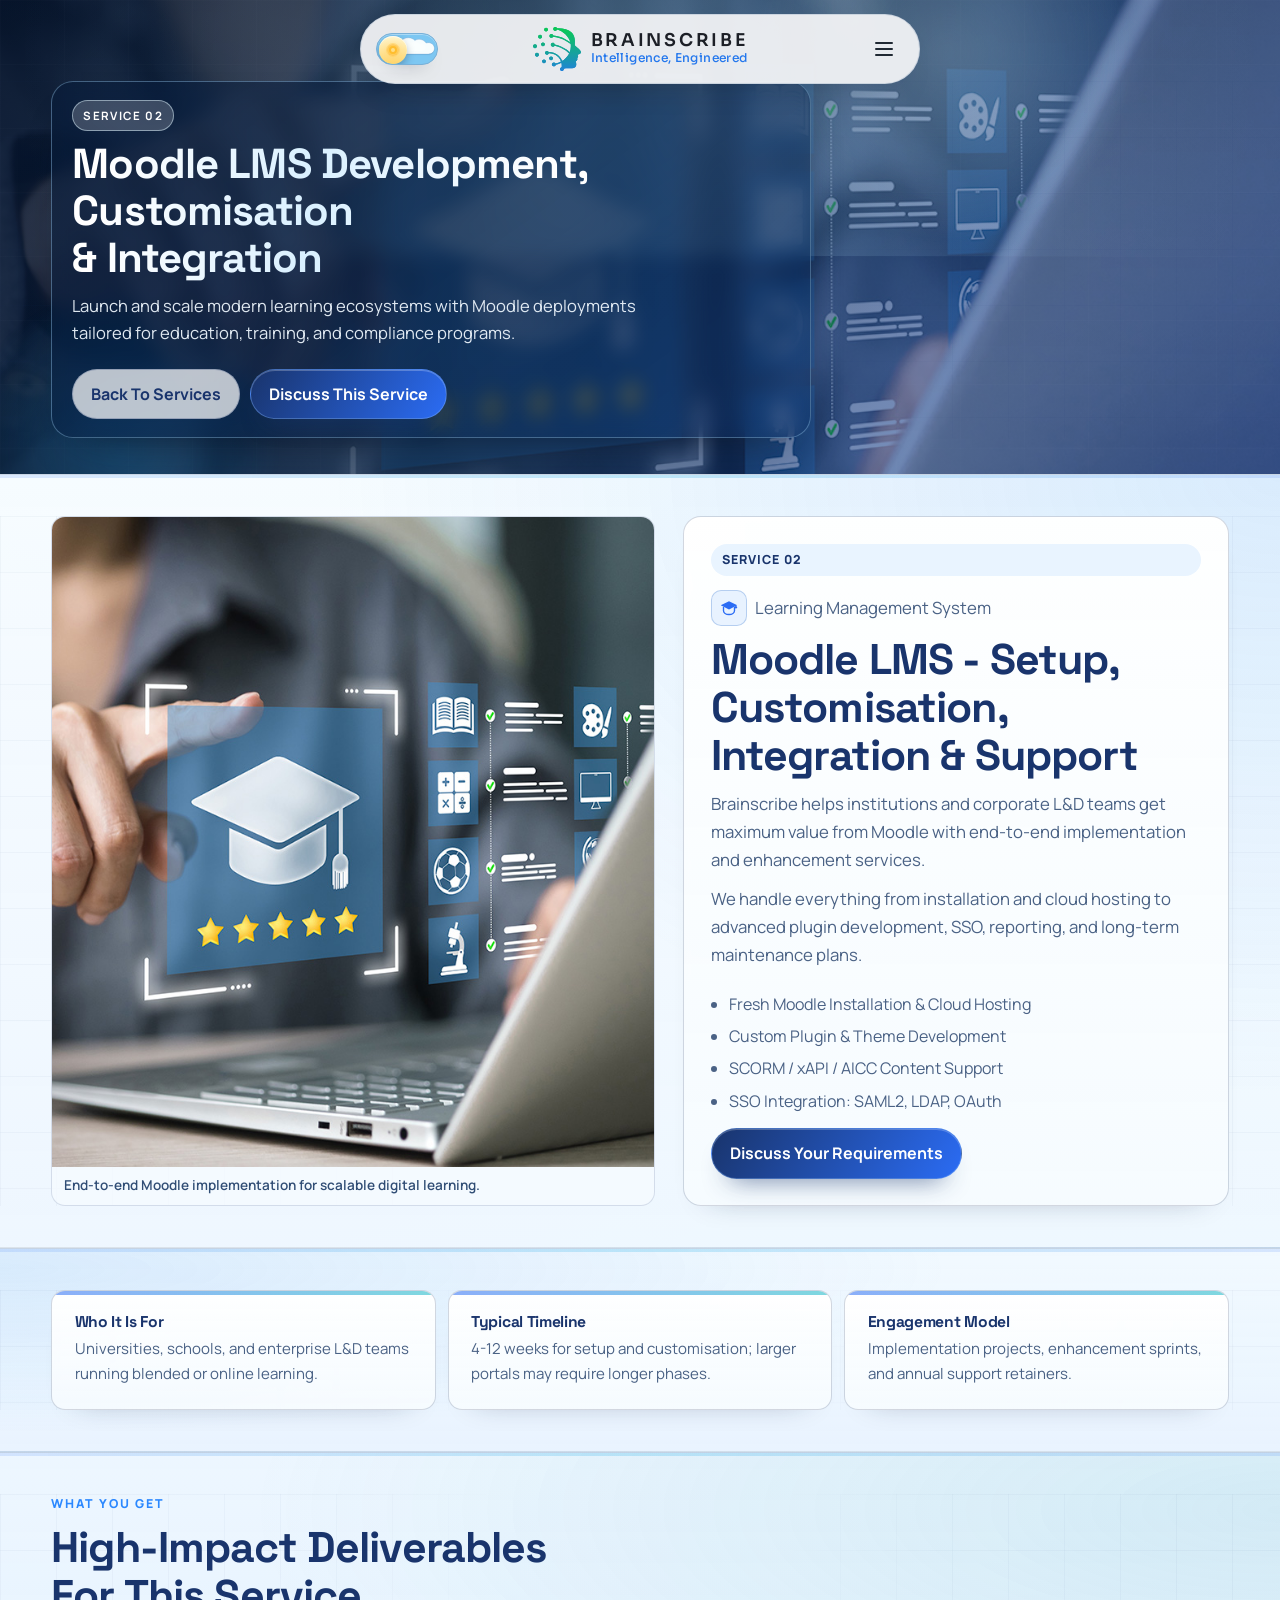
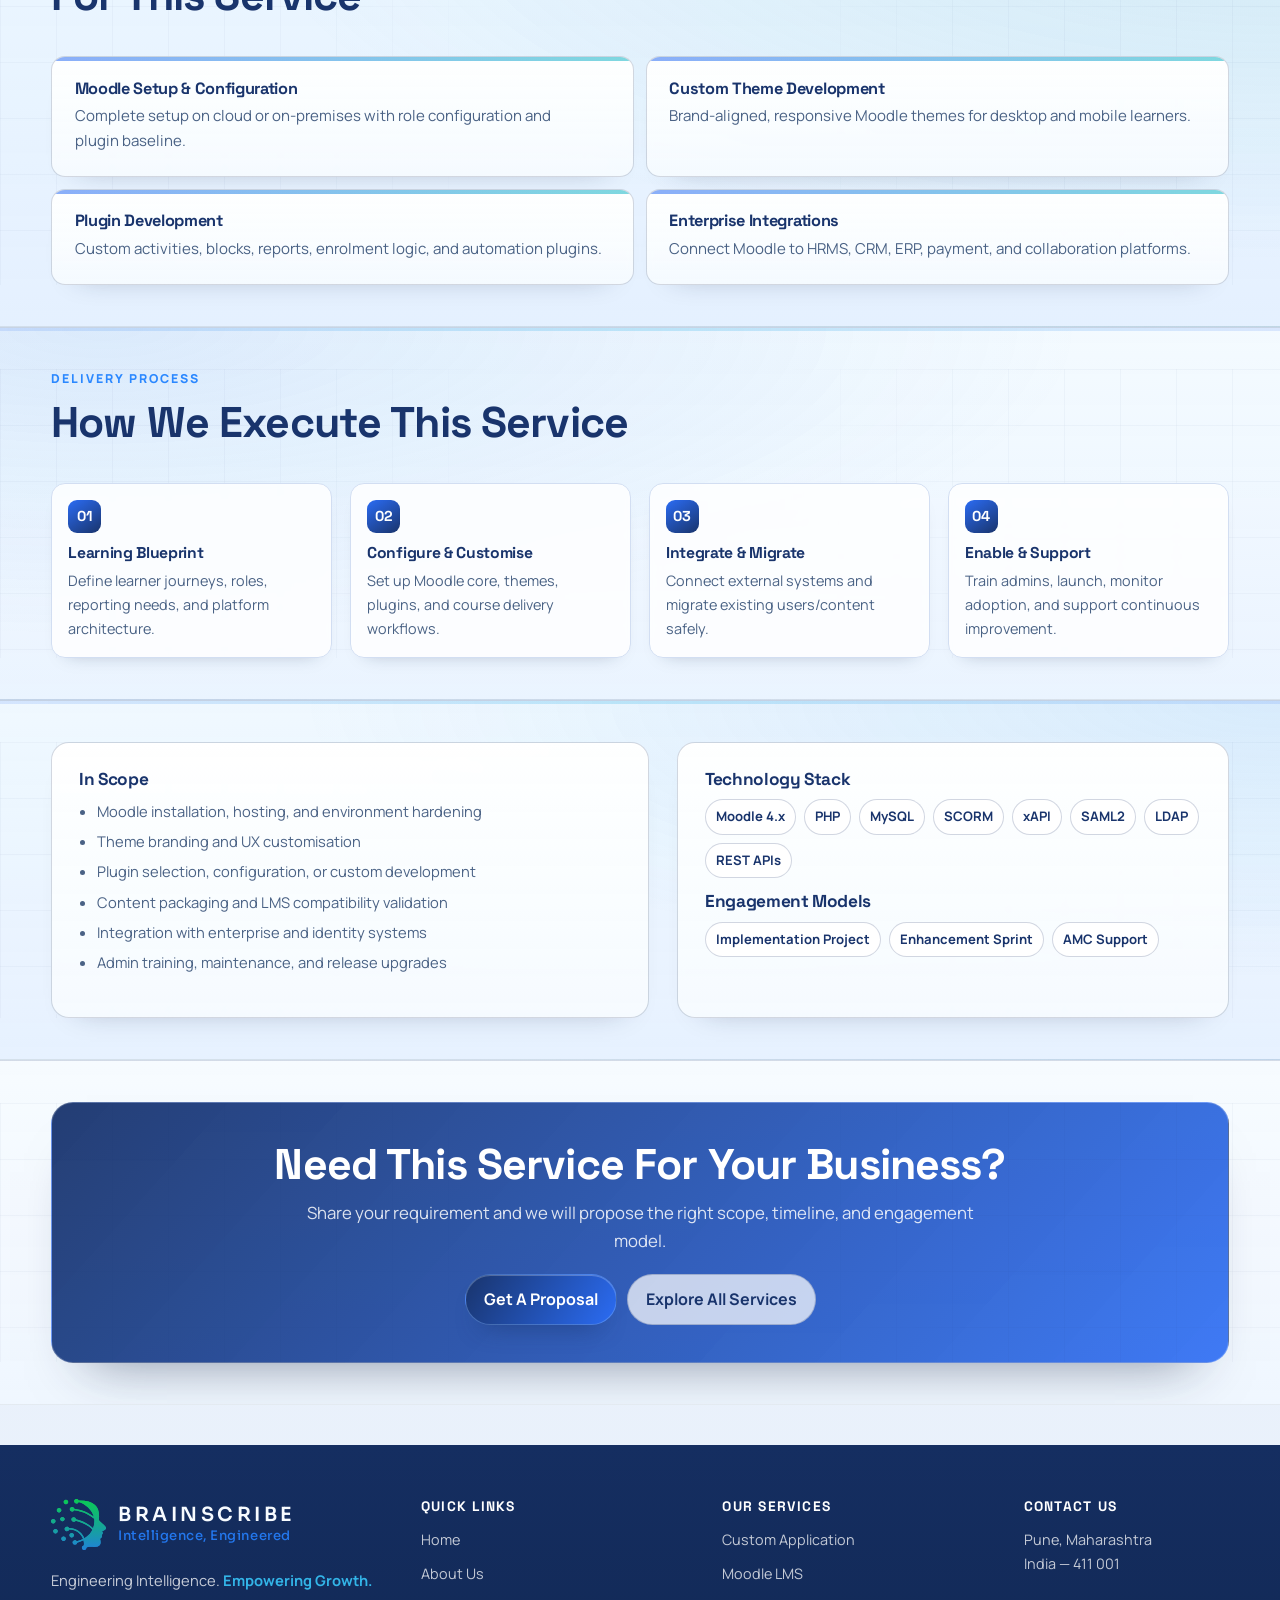
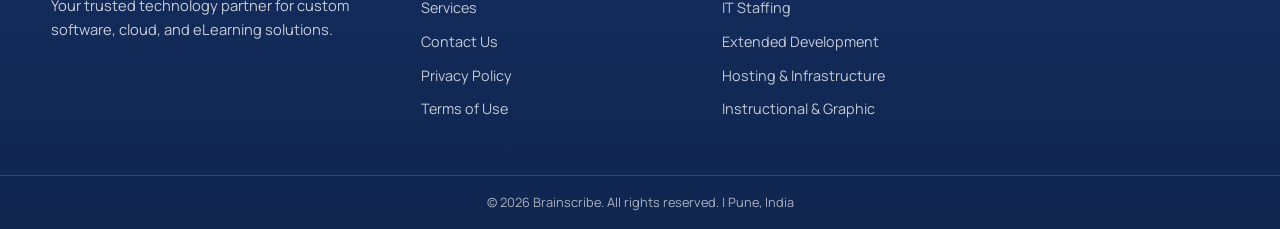
<file: service-moodle-lms.html>
<!doctype html>
<html lang="en">

<head>
  <meta charset="UTF-8">
  <meta name="viewport" content="width=device-width, initial-scale=1.0">
  <link rel="icon" type="image/svg+xml" href="images/favicon.svg">
  <title>Moodle LMS Services | Brainscribe</title>
  <meta name="description" content="Launch and scale Moodle LMS platforms with Brainscribe through custom development, integrations, support, and learner-focused digital experiences.">
  <link rel="preconnect" href="https://fonts.googleapis.com">
  <link rel="preconnect" href="https://fonts.gstatic.com" crossorigin>
  <link
    href="https://fonts.googleapis.com/css2?family=Manrope:wght@400;600;700;800&family=Sora:wght@500;600&family=Space+Grotesk:wght@500;600;700&display=swap"
    rel="stylesheet">
  <link rel="stylesheet" href="styles.css">
</head>

<body class="services-page service-detail-page service-moodle-page">
  <header class="site-header">
    <div class="container top">
      <span class="top-spacer" aria-hidden="true"></span>
      <a class="center-brand" href="index.html" aria-label="Brainscribe Home">
        <img class="center-brand-mark" src="images/BS-logo.svg" alt="" aria-hidden="true">
        <span class="brand-copy">
          <span class="brand-wordmark">BRAINSCRIBE</span>
          <span class="brand-tagline">Intelligence, Engineered</span>
        </span>
      </a>
      <button class="menu-btn" id="menuBtn" aria-expanded="false" aria-label="Menu">
        <svg width="20" height="20" viewBox="0 0 20 20" fill="none">
          <path d="M3 5.5H17M3 10H17M3 14.5H17" stroke="currentColor" stroke-width="1.8" stroke-linecap="round" />
        </svg>
      </button>
      <nav class="nav-links" id="menu" aria-hidden="true">
        <div class="menu-panel" role="dialog" aria-modal="true" aria-label="Site menu">
          <div class="menu-shell">
            <div class="menu-head">
              <a class="menu-brand" href="index.html" aria-label="Brainscribe Home"><img class="menu-brand-mark" src="images/BS-logo.svg" alt="Brainscribe"></a>
              <p class="menu-title">BRAINSCRIBE</p>
              <button class="menu-close" type="button" aria-label="Close menu">&times;</button>
            </div>
            <div class="menu-body">
              <div class="menu-links-col">
                <a href="index.html"><span class="menu-link-title">Home</span><span class="menu-link-meta">Start here</span></a>
                <a href="about.html"><span class="menu-link-title">About Us</span><span class="menu-link-meta">Who we are</span></a>
                <a class="active" href="services.html"><span class="menu-link-title">Services</span><span class="menu-link-meta">What we do</span></a>
                <div class="menu-service-links">
                  <a class="menu-sub-link" href="service-custom-application.html">01. Custom Application</a>
                  <a class="menu-sub-link" href="service-moodle-lms.html">02. Moodle LMS</a>
                  <a class="menu-sub-link" href="service-it-staffing.html">03. IT Staffing</a>
                  <a class="menu-sub-link" href="service-extended-development.html">04. Extended Development</a>
                  <a class="menu-sub-link" href="service-hosting-infrastructure.html">05. Hosting &amp; Infrastructure</a>
                  <a class="menu-sub-link" href="service-instructional-graphic.html">06. Instructional &amp; Graphic</a>
                </div>
                <a href="contact.html"><span class="menu-link-title">Contact Us</span><span class="menu-link-meta">Let's talk</span></a>
                <a class="menu-cta-btn" href="contact.html">
                  <span>Get in Touch</span>
                  <span aria-hidden="true">&rarr;</span>
                </a>
              </div>
              <a class="menu-story-card" href="about.html">
                <img src="images/about-strategy-session.jpg" alt="Brainscribe team at work">
                <span class="menu-story-chip">Our Story</span>
                <span class="menu-story-meta">Engineering Intelligence. Empowering Growth.</span>
              </a>
            </div>
            <div class="menu-foot">
              <span class="menu-foot-line" aria-hidden="true"></span>
            </div>
          </div>
        </div>
      </nav>
    </div>
  </header>

  <main>
  <section class="page-hero sub-hero">
    <div class="sub-hero-media" aria-hidden="true"></div>
    <div class="sub-hero-grid-overlay" aria-hidden="true"></div>
    <div class="sub-hero-glow glow-a" aria-hidden="true"></div>
    <div class="sub-hero-glow glow-b" aria-hidden="true"></div>
    <div class="container reveal">
      <div class="sub-hero-content">
        <div class="eyebrow">Service 02</div>
        <h1>Moodle LMS Development, Customisation & Integration</h1>
        <p class="hero-copy">Launch and scale modern learning ecosystems with Moodle deployments tailored for education, training, and compliance programs.</p>
        <div class="actions">
          <a class="button secondary" href="services.html">Back To Services</a>
          <a class="button primary" href="contact.html">Discuss This Service</a>
        </div>
      </div>
    </div>
  </section>

  <section class="section service-feature-band">
    <div class="container">
      <div class="service-layout service-feature-layout">
        <figure class="service-feature-media reveal">
          <img src="images/services-moodle-lms.jpg" alt="Moodle learning platform interface and training content" loading="lazy">
          <figcaption>End-to-end Moodle implementation for scalable digital learning.</figcaption>
        </figure>
        <div class="panel reveal service-feature-card">
          <div class="badge">Service 02</div>
          <div class="service-feature-meta"><img class="service-feature-icon" src="images/services-icon-moodle.svg" alt="" aria-hidden="true"><p class="section-tag">Learning Management System</p></div>
          <h2>Moodle LMS - Setup, Customisation, Integration & Support</h2>
          <p class="lead">Brainscribe helps institutions and corporate L&D teams get maximum value from Moodle with end-to-end implementation and enhancement services.</p>
          <p>We handle everything from installation and cloud hosting to advanced plugin development, SSO, reporting, and long-term maintenance plans.</p>
          <ul class="service-detail-highlights"><li>Fresh Moodle Installation &amp; Cloud Hosting</li><li>Custom Plugin &amp; Theme Development</li><li>SCORM / xAPI / AICC Content Support</li><li>SSO Integration: SAML2, LDAP, OAuth</li></ul>
          <a class="button primary service-discuss-btn" href="contact.html">Discuss Your Requirements</a>
        </div>
      </div>
    </div>
  </section>

  <section class="section service-snapshot-band">
    <div class="container">
      <div class="service-snapshot-grid"><article class="card reveal service-snapshot-card"><h4>Who It Is For</h4><p>Universities, schools, and enterprise L&amp;D teams running blended or online learning.</p></article><article class="card reveal service-snapshot-card"><h4>Typical Timeline</h4><p>4-12 weeks for setup and customisation; larger portals may require longer phases.</p></article><article class="card reveal service-snapshot-card"><h4>Engagement Model</h4><p>Implementation projects, enhancement sprints, and annual support retainers.</p></article></div>
    </div>
  </section>

  <section class="section service-value-band">
    <div class="container">
      <div class="section-head reveal">
        <p class="kicker">What You Get</p>
        <h2>High-Impact Deliverables For This Service</h2>
      </div>
      <div class="service-value-grid"><article class="card reveal service-value-card"><h3>Moodle Setup &amp; Configuration</h3><p>Complete setup on cloud or on-premises with role configuration and plugin baseline.</p></article><article class="card reveal service-value-card"><h3>Custom Theme Development</h3><p>Brand-aligned, responsive Moodle themes for desktop and mobile learners.</p></article><article class="card reveal service-value-card"><h3>Plugin Development</h3><p>Custom activities, blocks, reports, enrolment logic, and automation plugins.</p></article><article class="card reveal service-value-card"><h3>Enterprise Integrations</h3><p>Connect Moodle to HRMS, CRM, ERP, payment, and collaboration platforms.</p></article></div>
    </div>
  </section>

  <section class="section service-process-band">
    <div class="container">
      <div class="section-head reveal">
        <p class="kicker">Delivery Process</p>
        <h2>How We Execute This Service</h2>
      </div>
      <div class="timeline service-process-steps"><article class="step reveal"><span class="n">01</span><h4>Learning Blueprint</h4><p>Define learner journeys, roles, reporting needs, and platform architecture.</p></article><article class="step reveal"><span class="n">02</span><h4>Configure &amp; Customise</h4><p>Set up Moodle core, themes, plugins, and course delivery workflows.</p></article><article class="step reveal"><span class="n">03</span><h4>Integrate &amp; Migrate</h4><p>Connect external systems and migrate existing users/content safely.</p></article><article class="step reveal"><span class="n">04</span><h4>Enable &amp; Support</h4><p>Train admins, launch, monitor adoption, and support continuous improvement.</p></article></div>
    </div>
  </section>

  <section class="section service-scope-band">
    <div class="container split">
      <div class="panel reveal service-scope-panel">
        <h3>In Scope</h3>
        <ul class="checks"><li>Moodle installation, hosting, and environment hardening</li><li>Theme branding and UX customisation</li><li>Plugin selection, configuration, or custom development</li><li>Content packaging and LMS compatibility validation</li><li>Integration with enterprise and identity systems</li><li>Admin training, maintenance, and release upgrades</li></ul>
      </div>
      <div class="panel reveal service-scope-panel">
        <h3>Technology Stack</h3>
        <div class="pills"><span>Moodle 4.x</span><span>PHP</span><span>MySQL</span><span>SCORM</span><span>xAPI</span><span>SAML2</span><span>LDAP</span><span>REST APIs</span></div>
        <h3 class="service-scope-subhead">Engagement Models</h3>
        <div class="pills"><span>Implementation Project</span><span>Enhancement Sprint</span><span>AMC Support</span></div>
      </div>
    </div>
  </section>

  <section class="section cta-band">
    <div class="container reveal">
      <h2>Need This Service For Your Business?</h2>
      <p>Share your requirement and we will propose the right scope, timeline, and engagement model.</p>
      <div class="actions">
        <a class="button primary" href="contact.html">Get A Proposal</a>
        <a class="button secondary" href="services.html">Explore All Services</a>
      </div>
    </div>
  </section>
</main>

  <footer class="mega-footer">
    <div class="upper">
      <div class="container footer-grid">
        <div>
          <div class="footer-brand">
            <img class="footer-logo" src="images/BS-logo.svg" alt="" aria-hidden="true">
            <div class="footer-brand-copy">
              <p class="footer-brand-name">BRAINSCRIBE</p>
              <p class="footer-brand-tagline">Intelligence, Engineered</p>
            </div>
          </div>
          <p class="footer-desc">Engineering Intelligence. <span class="text-accent-cyan">Empowering Growth.</span> Your trusted technology partner for custom
            software, cloud, and eLearning solutions.</p>
        </div>
        <div class="footer-col">
          <h4>Quick Links</h4>
          <ul>
            <li><a href="index.html">Home</a></li>
            <li><a href="about.html">About Us</a></li>
            <li><a href="services.html">Services</a></li>
            <li><a href="contact.html">Contact Us</a></li>
            <li><a href="privacy_policy.html">Privacy Policy</a></li>
            <li><a href="terms_of_use.html">Terms of Use</a></li>
          </ul>
        </div>
        <div class="footer-col">
          <h4>Our Services</h4>
          <ul>
            <li><a href="service-custom-application.html">Custom Application</a></li>
            <li><a href="service-moodle-lms.html">Moodle LMS</a></li>
            <li><a href="service-it-staffing.html">IT Staffing</a></li>
            <li><a href="service-extended-development.html">Extended Development</a></li>
            <li><a href="service-hosting-infrastructure.html">Hosting &amp; Infrastructure</a></li>
            <li><a href="service-instructional-graphic.html">Instructional &amp; Graphic</a></li>
          </ul>
        </div>
        <div class="footer-col">
          <h4>Contact Us</h4>
          <ul>
            <li>
              <p>Pune, Maharashtra<br>India — 411 001</p>
            </li>
          </ul>
        </div>
      </div>
    </div>
    <div class="footer-bottom">
      <div class="container inner">
        <p>© <span id="year"></span> Brainscribe. All rights reserved. | Pune, India</p>

      </div>
    </div>
  </footer>

  <script src="script.js"></script>
</body>

</html>
</file>
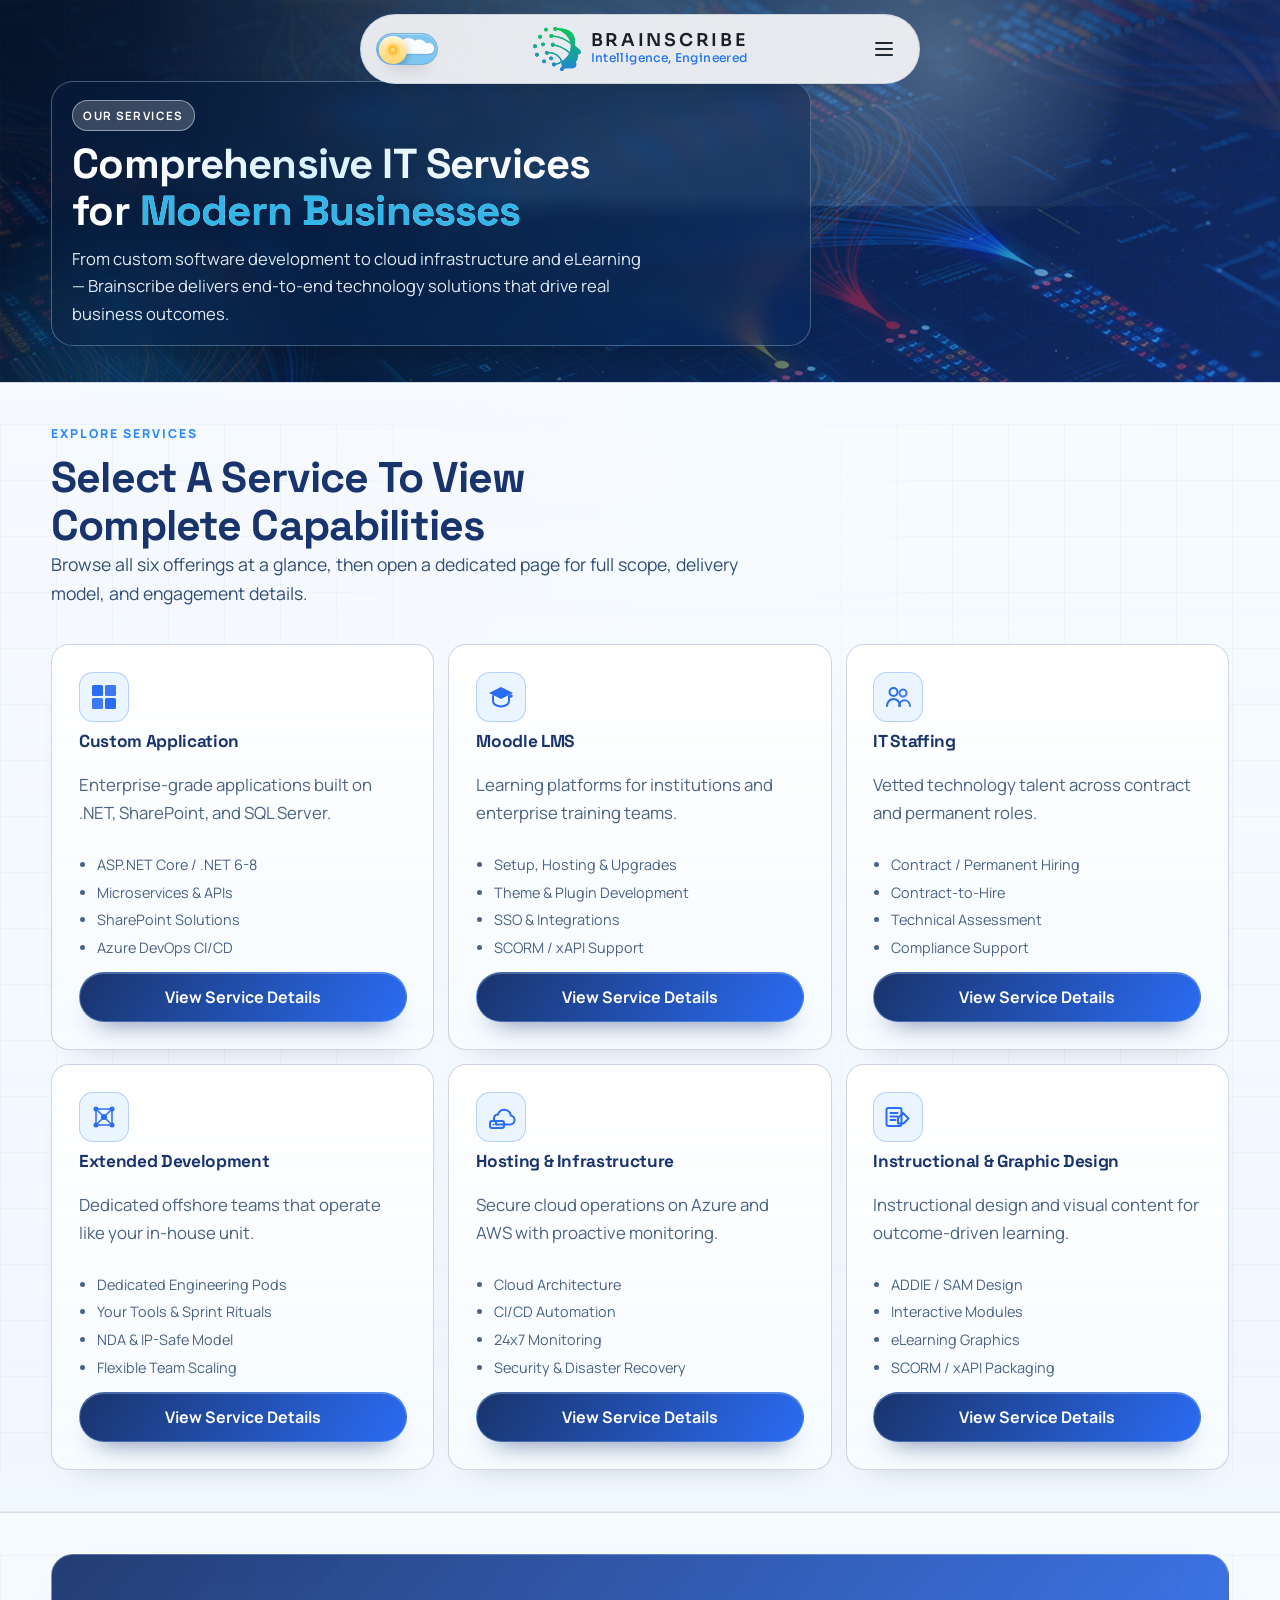
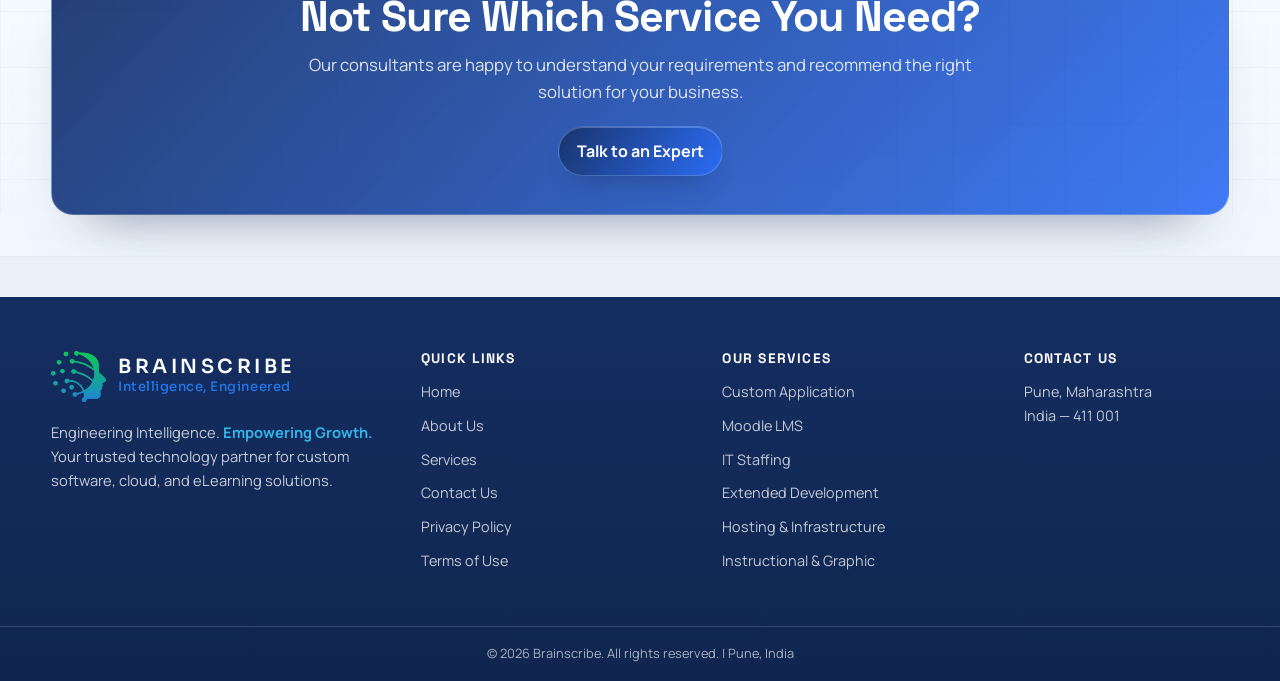
<file: services.html>
<!doctype html>
<html lang="en">

<head>
  <meta charset="UTF-8">
  <meta name="viewport" content="width=device-width, initial-scale=1.0">
  <link rel="icon" type="image/svg+xml" href="images/favicon.svg">
  <title>Brainscribe Services | Software, Cloud, LMS & Staffing</title>
  <meta name="description" content="Explore Brainscribe services including custom application development, Moodle LMS, IT staffing, extended development teams, hosting, and design support.">
  <link rel="preconnect" href="https://fonts.googleapis.com">
  <link rel="preconnect" href="https://fonts.gstatic.com" crossorigin>
  <link
    href="https://fonts.googleapis.com/css2?family=Manrope:wght@400;600;700;800&family=Sora:wght@500;600&family=Space+Grotesk:wght@500;600;700&display=swap"
    rel="stylesheet">
  <link rel="stylesheet" href="styles.css">
</head>

<body class="services-page services-overview-page">
  <header class="site-header">
    <div class="container top">
      <span class="top-spacer" aria-hidden="true"></span>
      <a class="center-brand" href="index.html" aria-label="Brainscribe Home">
        <img class="center-brand-mark" src="images/BS-logo.svg" alt="" aria-hidden="true">
        <span class="brand-copy">
          <span class="brand-wordmark">BRAINSCRIBE</span>
          <span class="brand-tagline">Intelligence, Engineered</span>
        </span>
      </a>
      <button class="menu-btn" id="menuBtn" aria-expanded="false" aria-label="Menu">
        <svg width="20" height="20" viewBox="0 0 20 20" fill="none">
          <path d="M3 5.5H17M3 10H17M3 14.5H17" stroke="currentColor" stroke-width="1.8" stroke-linecap="round" />
        </svg>
      </button>
      <nav class="nav-links" id="menu" aria-hidden="true">
        <div class="menu-panel" role="dialog" aria-modal="true" aria-label="Site menu">
          <div class="menu-shell">
            <div class="menu-head">
              <a class="menu-brand" href="index.html" aria-label="Brainscribe Home"><img class="menu-brand-mark" src="images/BS-logo.svg" alt="Brainscribe"></a>
              <p class="menu-title">BRAINSCRIBE</p>
              <button class="menu-close" type="button" aria-label="Close menu">&times;</button>
            </div>
            <div class="menu-body">
              <div class="menu-links-col">
                <a href="index.html"><span class="menu-link-title">Home</span><span class="menu-link-meta">Start here</span></a>
                <a href="about.html"><span class="menu-link-title">About Us</span><span class="menu-link-meta">Who we are</span></a>
                <a class="active" href="services.html"><span class="menu-link-title">Services</span><span class="menu-link-meta">What we do</span></a>
                <div class="menu-service-links">
                  <a class="menu-sub-link" href="service-custom-application.html">01. Custom Application</a>
                  <a class="menu-sub-link" href="service-moodle-lms.html">02. Moodle LMS</a>
                  <a class="menu-sub-link" href="service-it-staffing.html">03. IT Staffing</a>
                  <a class="menu-sub-link" href="service-extended-development.html">04. Extended Development</a>
                  <a class="menu-sub-link" href="service-hosting-infrastructure.html">05. Hosting &amp; Infrastructure</a>
                  <a class="menu-sub-link" href="service-instructional-graphic.html">06. Instructional &amp; Graphic</a>
                </div>
                <a href="contact.html"><span class="menu-link-title">Contact Us</span><span class="menu-link-meta">Let's talk</span></a>
                <a class="menu-cta-btn" href="contact.html">
                  <span>Get in Touch</span>
                  <span aria-hidden="true">&rarr;</span>
                </a>
              </div>
              <a class="menu-story-card" href="about.html">
                <img src="images/about-strategy-session.jpg" alt="Brainscribe team at work">
                <span class="menu-story-chip">Our Story</span>
                <span class="menu-story-meta">Engineering Intelligence. Empowering Growth.</span>
              </a>
            </div>
            <div class="menu-foot">
              <span class="menu-foot-line" aria-hidden="true"></span>
            </div>
          </div>
        </div>
      </nav>
    </div>
  </header>

  <main>
    <section class="page-hero sub-hero">
      <div class="sub-hero-media" aria-hidden="true"></div>
      <div class="sub-hero-grid-overlay" aria-hidden="true"></div>
      <div class="sub-hero-glow glow-a" aria-hidden="true"></div>
      <div class="sub-hero-glow glow-b" aria-hidden="true"></div>
      <div class="container reveal">
        <div class="sub-hero-content">
          <div class="eyebrow">Our Services</div>
          <h1>Comprehensive IT Services for <span class="text-accent-cyan">Modern Businesses</span></h1>
          <p class="hero-copy">From custom software development to cloud infrastructure and eLearning — Brainscribe
            delivers end-to-end technology solutions that drive real business outcomes.</p>
        </div>
      </div>
    </section>

    <section class="section services-overview">
      <div class="container">
        <div class="section-head reveal">
          <p class="kicker">Explore Services</p>
          <h2>Select A Service To View Complete Capabilities</h2>
          <p class="intro">Browse all six offerings at a glance, then open a dedicated page for full scope, delivery model, and engagement details.</p>
        </div>
        <div class="services-overview-grid">
          <article class="service-overview-tile panel reveal">
            <div class="service-overview-head"><img class="service-overview-icon" src="images/services-icon-microsoft.svg" alt="" aria-hidden="true"></div>
            <h3>Custom Application</h3>
            <p>Enterprise-grade applications built on .NET, SharePoint, and SQL Server.</p>
            <ul class="service-overview-points"><li>ASP.NET Core / .NET 6-8</li><li>Microservices &amp; APIs</li><li>SharePoint Solutions</li><li>Azure DevOps CI/CD</li></ul>
            <a class="button primary" href="service-custom-application.html">View Service Details</a>
          </article>
          <article class="service-overview-tile panel reveal">
            <div class="service-overview-head"><img class="service-overview-icon" src="images/services-icon-moodle.svg" alt="" aria-hidden="true"></div>
            <h3>Moodle LMS</h3>
            <p>Learning platforms for institutions and enterprise training teams.</p>
            <ul class="service-overview-points"><li>Setup, Hosting &amp; Upgrades</li><li>Theme &amp; Plugin Development</li><li>SSO &amp; Integrations</li><li>SCORM / xAPI Support</li></ul>
            <a class="button primary" href="service-moodle-lms.html">View Service Details</a>
          </article>
          <article class="service-overview-tile panel reveal">
            <div class="service-overview-head"><img class="service-overview-icon" src="images/services-icon-staffing.svg" alt="" aria-hidden="true"></div>
            <h3>IT Staffing</h3>
            <p>Vetted technology talent across contract and permanent roles.</p>
            <ul class="service-overview-points"><li>Contract / Permanent Hiring</li><li>Contract-to-Hire</li><li>Technical Assessment</li><li>Compliance Support</li></ul>
            <a class="button primary" href="service-it-staffing.html">View Service Details</a>
          </article>
          <article class="service-overview-tile panel reveal">
            <div class="service-overview-head"><img class="service-overview-icon" src="images/services-icon-xdt.svg" alt="" aria-hidden="true"></div>
            <h3>Extended Development</h3>
            <p>Dedicated offshore teams that operate like your in-house unit.</p>
            <ul class="service-overview-points"><li>Dedicated Engineering Pods</li><li>Your Tools &amp; Sprint Rituals</li><li>NDA &amp; IP-Safe Model</li><li>Flexible Team Scaling</li></ul>
            <a class="button primary" href="service-extended-development.html">View Service Details</a>
          </article>
          <article class="service-overview-tile panel reveal">
            <div class="service-overview-head"><img class="service-overview-icon" src="images/services-icon-hosting.svg" alt="" aria-hidden="true"></div>
            <h3>Hosting &amp; Infrastructure</h3>
            <p>Secure cloud operations on Azure and AWS with proactive monitoring.</p>
            <ul class="service-overview-points"><li>Cloud Architecture</li><li>CI/CD Automation</li><li>24x7 Monitoring</li><li>Security &amp; Disaster Recovery</li></ul>
            <a class="button primary" href="service-hosting-infrastructure.html">View Service Details</a>
          </article>
          <article class="service-overview-tile panel reveal">
            <div class="service-overview-head"><img class="service-overview-icon" src="images/services-icon-instructional.svg" alt="" aria-hidden="true"></div>
            <h3>Instructional &amp; Graphic Design</h3>
            <p>Instructional design and visual content for outcome-driven learning.</p>
            <ul class="service-overview-points"><li>ADDIE / SAM Design</li><li>Interactive Modules</li><li>eLearning Graphics</li><li>SCORM / xAPI Packaging</li></ul>
            <a class="button primary" href="service-instructional-graphic.html">View Service Details</a>
          </article>
        </div>
      </div>
    </section>
    <section class="section cta-band">
      <div class="container reveal">
        <h2>Not Sure Which Service You Need?</h2>
        <p>Our consultants are happy to understand your requirements and recommend the right solution for your business.
        </p>
        <div class="actions"><a class="button primary" href="contact.html">Talk to an Expert</a></div>
      </div>
    </section>
  </main>

  <footer class="mega-footer">
    <div class="upper">
      <div class="container footer-grid">
        <div>
          <div class="footer-brand">
            <img class="footer-logo" src="images/BS-logo.svg" alt="" aria-hidden="true">
            <div class="footer-brand-copy">
              <p class="footer-brand-name">BRAINSCRIBE</p>
              <p class="footer-brand-tagline">Intelligence, Engineered</p>
            </div>
          </div>
          <p class="footer-desc">Engineering Intelligence. <span class="text-accent-cyan">Empowering Growth.</span> Your trusted technology partner for custom
            software, cloud, and eLearning solutions.</p>
        </div>
        <div class="footer-col">
          <h4>Quick Links</h4>
          <ul>
            <li><a href="index.html">Home</a></li>
            <li><a href="about.html">About Us</a></li>
            <li><a href="services.html">Services</a></li>
            <li><a href="contact.html">Contact Us</a></li>
            <li><a href="privacy_policy.html">Privacy Policy</a></li>
            <li><a href="terms_of_use.html">Terms of Use</a></li>
          </ul>
        </div>
        <div class="footer-col">
          <h4>Our Services</h4>
          <ul>
            <li><a href="service-custom-application.html">Custom Application</a></li>
            <li><a href="service-moodle-lms.html">Moodle LMS</a></li>
            <li><a href="service-it-staffing.html">IT Staffing</a></li>
            <li><a href="service-extended-development.html">Extended Development</a></li>
            <li><a href="service-hosting-infrastructure.html">Hosting &amp; Infrastructure</a></li>
            <li><a href="service-instructional-graphic.html">Instructional &amp; Graphic</a></li>
          </ul>
        </div>
        <div class="footer-col">
          <h4>Contact Us</h4>
          <ul>
            <li>
              <p>Pune, Maharashtra<br>India — 411 001</p>
            </li>
          </ul>
        </div>
      </div>
    </div>
    <div class="footer-bottom">
      <div class="container inner">
        <p>© <span id="year"></span> Brainscribe. All rights reserved. | Pune, India</p>

      </div>
    </div>
  </footer>

  <script src="script.js"></script>
</body>

</html>
</file>
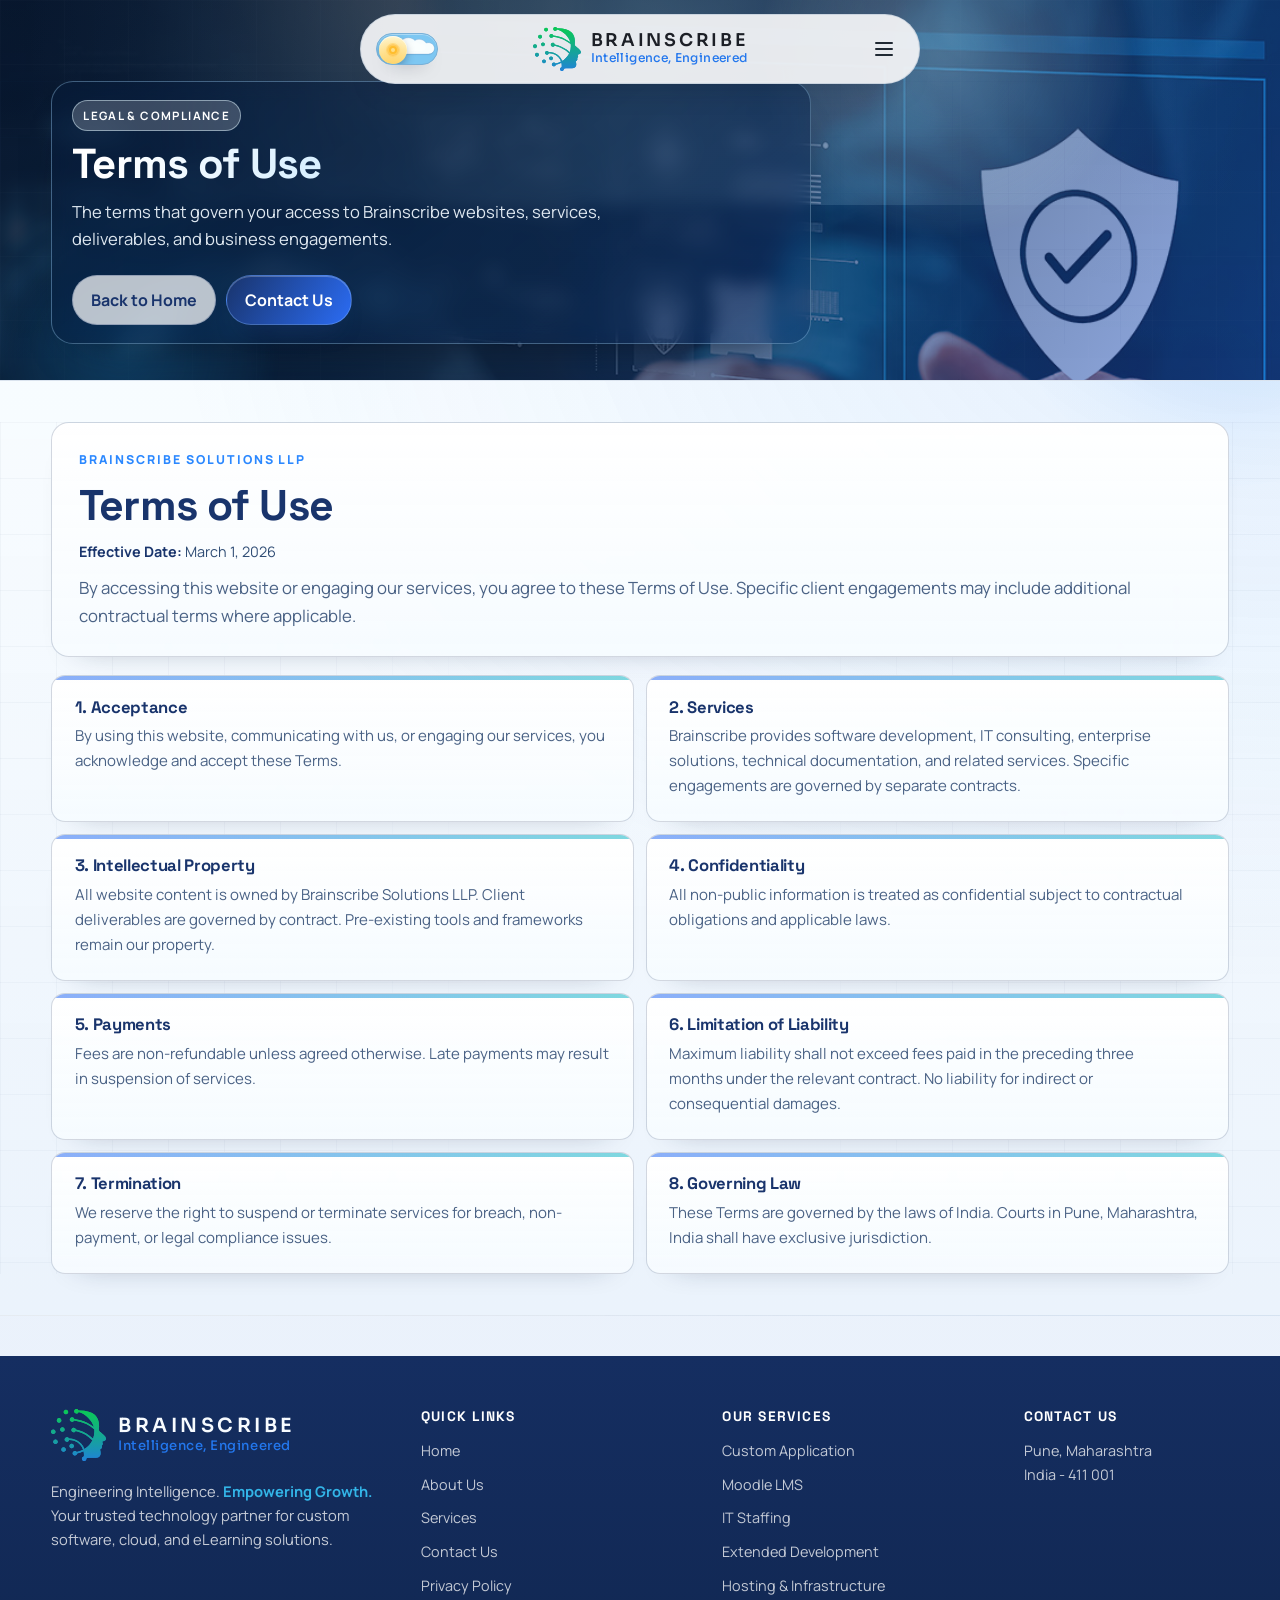
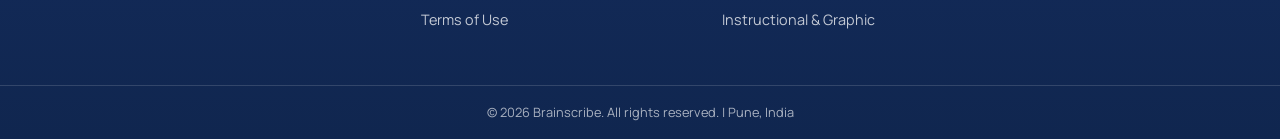
<file: terms_of_use.html>
<!DOCTYPE html>
<html lang="en">
<head>
  <meta charset="UTF-8">
  <meta name="viewport" content="width=device-width, initial-scale=1.0">
  <link rel="icon" type="image/svg+xml" href="images/favicon.svg">
  <title>Terms of Use | Brainscribe</title>
  <meta name="description" content="Review the Brainscribe terms of use governing access to our website, content, services, and acceptable use expectations.">
  <link rel="preconnect" href="https://fonts.googleapis.com">
  <link rel="preconnect" href="https://fonts.gstatic.com" crossorigin>
  <link
    href="https://fonts.googleapis.com/css2?family=Manrope:wght@400;600;700;800&family=Sora:wght@500;600&family=Space+Grotesk:wght@500;600;700&display=swap"
    rel="stylesheet">
  <link rel="stylesheet" href="styles.css">
</head>
<body class="legal-page terms-page">
  <header class="site-header">
    <div class="container top">
      <span class="top-spacer" aria-hidden="true"></span>
      <a class="center-brand" href="index.html" aria-label="Brainscribe Home">
        <img class="center-brand-mark" src="images/BS-logo.svg" alt="" aria-hidden="true">
        <span class="brand-copy">
          <span class="brand-wordmark">BRAINSCRIBE</span>
          <span class="brand-tagline">Intelligence, Engineered</span>
        </span>
      </a>
      <button class="menu-btn" id="menuBtn" aria-expanded="false" aria-label="Menu">
        <svg width="20" height="20" viewBox="0 0 20 20" fill="none">
          <path d="M3 5.5H17M3 10H17M3 14.5H17" stroke="currentColor" stroke-width="1.8" stroke-linecap="round" />
        </svg>
      </button>
      <nav class="nav-links" id="menu" aria-hidden="true">
        <div class="menu-panel" role="dialog" aria-modal="true" aria-label="Site menu">
          <div class="menu-shell">
            <div class="menu-head">
              <a class="menu-brand" href="index.html" aria-label="Brainscribe Home"><img class="menu-brand-mark" src="images/BS-logo.svg" alt="Brainscribe"></a>
              <p class="menu-title">BRAINSCRIBE</p>
              <button class="menu-close" type="button" aria-label="Close menu">&times;</button>
            </div>
            <div class="menu-body">
              <div class="menu-links-col">
                <a href="index.html"><span class="menu-link-title">Home</span><span class="menu-link-meta">Start here</span></a>
                <a href="about.html"><span class="menu-link-title">About Us</span><span class="menu-link-meta">Who we are</span></a>
                <a href="services.html"><span class="menu-link-title">Services</span><span class="menu-link-meta">What we do</span></a>
                <div class="menu-service-links">
                  <a class="menu-sub-link" href="service-custom-application.html">01. Custom Application</a>
                  <a class="menu-sub-link" href="service-moodle-lms.html">02. Moodle LMS</a>
                  <a class="menu-sub-link" href="service-it-staffing.html">03. IT Staffing</a>
                  <a class="menu-sub-link" href="service-extended-development.html">04. Extended Development</a>
                  <a class="menu-sub-link" href="service-hosting-infrastructure.html">05. Hosting &amp; Infrastructure</a>
                  <a class="menu-sub-link" href="service-instructional-graphic.html">06. Instructional &amp; Graphic</a>
                </div>
                <a href="contact.html"><span class="menu-link-title">Contact Us</span><span class="menu-link-meta">Let's talk</span></a>
                <a class="menu-cta-btn" href="contact.html">
                  <span>Get in Touch</span>
                  <span aria-hidden="true">&rarr;</span>
                </a>
              </div>
              <a class="menu-story-card" href="about.html">
                <img src="images/about-strategy-session.jpg" alt="Brainscribe team at work">
                <span class="menu-story-chip">Our Story</span>
                <span class="menu-story-meta">Engineering Intelligence. Empowering Growth.</span>
              </a>
            </div>
            <div class="menu-foot">
              <span class="menu-foot-line" aria-hidden="true"></span>
            </div>
          </div>
        </div>
      </nav>
    </div>
  </header>

  <main>
    <section class="page-hero sub-hero">
      <div class="sub-hero-media" aria-hidden="true"></div>
      <div class="sub-hero-grid-overlay" aria-hidden="true"></div>
      <div class="sub-hero-glow glow-a" aria-hidden="true"></div>
      <div class="sub-hero-glow glow-b" aria-hidden="true"></div>
      <div class="container reveal">
        <div class="sub-hero-content">
          <div class="eyebrow">Legal &amp; Compliance</div>
          <h1>Terms of Use</h1>
          <p class="hero-copy">The terms that govern your access to Brainscribe websites, services, deliverables, and business engagements.</p>
          <div class="actions">
            <a class="button secondary" href="index.html">Back to Home</a>
            <a class="button primary" href="contact.html">Contact Us</a>
          </div>
        </div>
      </div>
    </section>

    <section class="section band-a legal-shell">
      <div class="container">
        <article class="panel reveal legal-lead-card">
          <p class="kicker">Brainscribe Solutions LLP</p>
          <h2>Terms of Use</h2>
          <p class="legal-meta"><strong>Effective Date:</strong> March 1, 2026</p>
          <p>By accessing this website or engaging our services, you agree to these Terms of Use. Specific client engagements may include additional contractual terms where applicable.</p>
        </article>

        <div class="legal-grid">
          <article class="card reveal legal-card">
            <h3>1. Acceptance</h3>
            <p>By using this website, communicating with us, or engaging our services, you acknowledge and accept these Terms.</p>
          </article>
          <article class="card reveal legal-card">
            <h3>2. Services</h3>
            <p>Brainscribe provides software development, IT consulting, enterprise solutions, technical documentation, and related services. Specific engagements are governed by separate contracts.</p>
          </article>
          <article class="card reveal legal-card">
            <h3>3. Intellectual Property</h3>
            <p>All website content is owned by Brainscribe Solutions LLP. Client deliverables are governed by contract. Pre-existing tools and frameworks remain our property.</p>
          </article>
          <article class="card reveal legal-card">
            <h3>4. Confidentiality</h3>
            <p>All non-public information is treated as confidential subject to contractual obligations and applicable laws.</p>
          </article>
          <article class="card reveal legal-card">
            <h3>5. Payments</h3>
            <p>Fees are non-refundable unless agreed otherwise. Late payments may result in suspension of services.</p>
          </article>
          <article class="card reveal legal-card">
            <h3>6. Limitation of Liability</h3>
            <p>Maximum liability shall not exceed fees paid in the preceding three months under the relevant contract. No liability for indirect or consequential damages.</p>
          </article>
          <article class="card reveal legal-card">
            <h3>7. Termination</h3>
            <p>We reserve the right to suspend or terminate services for breach, non-payment, or legal compliance issues.</p>
          </article>
          <article class="card reveal legal-card">
            <h3>8. Governing Law</h3>
            <p>These Terms are governed by the laws of India. Courts in Pune, Maharashtra, India shall have exclusive jurisdiction.</p>
          </article>
        </div>
      </div>
    </section>
  </main>

  <footer class="mega-footer">
    <div class="upper">
      <div class="container footer-grid">
        <div>
          <div class="footer-brand">
            <img class="footer-logo" src="images/BS-logo.svg" alt="" aria-hidden="true">
            <div class="footer-brand-copy">
              <p class="footer-brand-name">BRAINSCRIBE</p>
              <p class="footer-brand-tagline">Intelligence, Engineered</p>
            </div>
          </div>
          <p class="footer-desc">Engineering Intelligence. <span class="text-accent-cyan">Empowering Growth.</span> Your trusted technology partner for custom software, cloud, and eLearning solutions.</p>
        </div>
        <div class="footer-col">
          <h4>Quick Links</h4>
          <ul>
            <li><a href="index.html">Home</a></li>
            <li><a href="about.html">About Us</a></li>
            <li><a href="services.html">Services</a></li>
            <li><a href="contact.html">Contact Us</a></li>
            <li><a href="privacy_policy.html">Privacy Policy</a></li>
            <li><a href="terms_of_use.html">Terms of Use</a></li>
          </ul>
        </div>
        <div class="footer-col">
          <h4>Our Services</h4>
          <ul>
            <li><a href="service-custom-application.html">Custom Application</a></li>
            <li><a href="service-moodle-lms.html">Moodle LMS</a></li>
            <li><a href="service-it-staffing.html">IT Staffing</a></li>
            <li><a href="service-extended-development.html">Extended Development</a></li>
            <li><a href="service-hosting-infrastructure.html">Hosting &amp; Infrastructure</a></li>
            <li><a href="service-instructional-graphic.html">Instructional &amp; Graphic</a></li>
          </ul>
        </div>
        <div class="footer-col">
          <h4>Contact Us</h4>
          <ul>
            <li><p>Pune, Maharashtra<br>India - 411 001</p></li>
          </ul>
        </div>
      </div>
    </div>

    <div class="footer-bottom">
      <div class="container inner">
        <p>&copy; <span id="year"></span> Brainscribe. All rights reserved. | Pune, India</p>
      </div>
    </div>
  </footer>

  <script src="script.js"></script>
</body>
</html>
</file>
<file: styles.css>
:root {
  --ink: #10213f;
  --muted: #4a6285;
  --muted-strong: #304d75;
  --navy: #19346c;
  --navy-dark: #102955;
  --cobalt: #2b6cf4;
  --sky: #2b88ff;
  --sky-light: #7cc2ff;
  --sky-pale: #e9f4ff;
  --line: #d2def2;
  --line-strong: #b8c9ea;
  --surface: #ffffff;
  --surface-soft: #f7fbff;
  --max: 1180px;
  --radius-xl: 22px;
  --radius-lg: 18px;
  --radius-md: 14px;
  --radius-sm: 10px;
  --section-space: clamp(3.8rem, 5.2vw, 5.7rem);
  --shadow-sm: 0 10px 18px -16px rgba(16, 33, 63, 0.38);
  --shadow-md: 0 22px 44px -32px rgba(16, 33, 63, 0.44);
  --shadow-lg: 0 34px 52px -36px rgba(16, 33, 63, 0.5);
}

* {
  box-sizing: border-box;
  margin: 0;
  padding: 0;
}

html {
  scroll-behavior: smooth;
}

body {
  font-family: "Manrope", sans-serif;
  color: var(--ink);
  font-size: 16px;
  line-height: 1.65;
  background:
    radial-gradient(circle at 18% 14%, rgba(43, 108, 244, 0.15), transparent 37%),
    radial-gradient(circle at 84% 8%, rgba(21, 183, 197, 0.12), transparent 36%),
    linear-gradient(180deg, #f8fbff, #edf4ff);
  min-height: 100vh;
  text-rendering: optimizeLegibility;
  -webkit-font-smoothing: antialiased;
}

body.menu-open {
  overflow: hidden;
}

body::before {
  content: none;
}

img {
  display: block;
  max-width: 100%;
}

.container {
  width: min(var(--max), 92vw);
  margin: auto;
}

main {
  isolation: isolate;
}

h1,
h2,
h3,
h4 {
  font-family: "Space Grotesk", sans-serif;
  letter-spacing: -0.02em;
  color: var(--navy);
  line-height: 1.12;
}

h1 {
  font-size: clamp(2.15rem, 5.2vw, 4.35rem);
}

h2 {
  font-size: clamp(1.85rem, 3.35vw, 3rem);
}

h3 {
  font-size: clamp(1.08rem, 1.25vw, 1.3rem);
}

h4 {
  font-size: clamp(0.98rem, 0.8vw, 1.1rem);
}

p {
  color: var(--muted);
  font-size: clamp(0.98rem, 0.34vw + 0.92rem, 1.05rem);
}

a {
  color: var(--sky);
}

strong {
  color: var(--navy);
}

.text-accent-cyan {
  color: rgb(51, 181, 232);
}

.page-hero h1 .text-accent-cyan,
.home-hero h1 .text-accent-cyan {
  color: rgb(51, 181, 232);
  -webkit-text-fill-color: rgb(51, 181, 232);
  background: none;
}

.footer-desc .text-accent-cyan {
  color: rgb(51, 181, 232);
  font-weight: 700;
}

.site-header {
  position: fixed;
  top: 0;
  left: 0;
  right: 0;
  z-index: 40;
  background: transparent;
  border: 0;
  box-shadow: none;
  padding-top: clamp(14px, 1.8vw, 20px);
  pointer-events: none;
}

.site-header.is-scrolled {
  padding-top: clamp(9px, 1.1vw, 12px);
}

.top {
  position: relative;
  pointer-events: auto;
  width: min(94vw, 1240px);
  max-width: min(94vw, 1240px);
  margin: 0 auto;
  min-height: 68px;
  display: flex;
  align-items: center;
  justify-content: space-between;
  gap: clamp(14px, 2vw, 34px);
  padding: 0;
  border-radius: 0;
  border: 0;
  border-bottom: 0;
  background: transparent;
  box-shadow: none;
  transition:
    min-height 220ms ease,
    padding 220ms ease,
    border-color 220ms ease,
    border-radius 220ms ease,
    background-color 220ms ease,
    box-shadow 220ms ease;
}

.site-header.is-scrolled .top {
  min-height: 58px;
  padding: 0;
  border: 0;
  border-bottom: 1px solid rgba(219, 239, 255, 0.22);
  border-radius: 0;
  background: rgba(6, 22, 44, 0.4);
  box-shadow: none;
  backdrop-filter: blur(5px) saturate(110%);
}

.brand {
  display: inline-flex;
  align-items: center;
  color: #fff;
  text-decoration: none;
  line-height: 0;
  padding: 0;
}

.brand-logo {
  display: block;
  height: clamp(40px, 3.2vw, 50px);
  width: auto;
  max-width: min(40vw, 280px);
  transition: height 220ms ease;
}

.site-header.is-scrolled .brand-logo {
  height: clamp(36px, 2.9vw, 44px);
}

.nav-links {
  display: flex;
  align-items: center;
  gap: clamp(12px, 1.9vw, 28px);
}

.nav-links a {
  color: rgba(244, 250, 255, 0.82);
  text-decoration: none;
  font-weight: 500;
  font-size: clamp(0.84rem, 0.32vw + 0.77rem, 0.95rem);
  text-transform: none;
  letter-spacing: 0.01em;
  transition: color 0.2s ease, opacity 0.2s ease;
  position: relative;
  white-space: nowrap;
  opacity: 0.86;
}

.nav-links a:not(.button)::after {
  display: none;
}

.nav-links a:not(.button) {
  border-radius: 0;
  padding: 4px 0;
}

.nav-links a:not(.button):hover,
.nav-links a:not(.button).active {
  color:rgb(51, 181, 232);
  background: transparent;
  opacity: 1;
}

.nav-links a:not(.button):hover::after,
.nav-links a:not(.button).active::after {
  transform: none;
}

.site-header .nav-links .button {
  display: none;
}

.button {
  display: inline-flex;
  align-items: center;
  justify-content: center;
  border-radius: 999px;
  padding: 11px 18px;
  font-weight: 700;
  text-decoration: none;
  border: 1px solid transparent;
  position: relative;
  isolation: isolate;
  overflow: hidden;
  transition: transform 0.2s ease, box-shadow 0.2s ease, background-color 0.2s ease;
  white-space: nowrap;
}

.button::after {
  content: "";
  position: absolute;
  inset: -36% -120%;
  border-radius: inherit;
  background: linear-gradient(
    108deg,
    rgba(255, 255, 255, 0) 36%,
    rgba(255, 255, 255, 0.45) 50%,
    rgba(255, 255, 255, 0) 64%
  );
  opacity: 0;
  transform: translateX(-46%) rotate(14deg);
  transition: transform 620ms cubic-bezier(0.23, 1, 0.32, 1), opacity 220ms ease;
  pointer-events: none;
}

.button:hover {
  transform: translateY(-2px);
}

.button:hover::after,
.button:focus-visible::after {
  opacity: 1;
  transform: translateX(54%) rotate(14deg);
}

.button:focus-visible {
  outline: 2px solid var(--sky-light);
  outline-offset: 2px;
}

.button.primary {
  color: #fff;
  background: linear-gradient(122deg, var(--navy), var(--cobalt));
  border-color: rgba(124, 174, 246, 0.42);
  box-shadow:
    0 16px 26px -18px rgba(25, 52, 108, 0.86),
    0 1px 0 rgba(255, 255, 255, 0.24) inset;
}

.button.primary:hover {
  box-shadow:
    0 22px 30px -20px rgba(25, 52, 108, 0.9),
    0 1px 0 rgba(255, 255, 255, 0.26) inset;
}

.button.secondary {
  color: var(--navy);
  border-color: rgba(25, 52, 108, 0.24);
  background: rgba(255, 255, 255, 0.72);
}

.button.secondary:hover {
  background: rgba(255, 255, 255, 0.95);
}

.menu-btn {
  display: none;
  border: 1px solid rgba(214, 238, 255, 0.48);
  background: rgba(8, 26, 52, 0.44);
  border-radius: var(--radius-sm);
  width: 40px;
  height: 40px;
  color: #f5fbff;
}

.back-to-top {
  position: fixed;
  right: clamp(12px, 2.4vw, 26px);
  bottom: clamp(14px, 2.6vw, 28px);
  z-index: 86;
  width: 46px;
  height: 46px;
  border-radius: 999px;
  border: 1px solid rgba(125, 162, 213, 0.62);
  background: #1d4ed8;
  color: #ffffff;
  display: inline-flex;
  align-items: center;
  justify-content: center;
  padding: 0;
  cursor: pointer;
  box-shadow:
    0 22px 44px -12px rgba(17, 56, 150, 0.7),
    0 10px 22px -10px rgba(17, 56, 150, 0.58),
    0 0 18px rgba(29, 78, 216, 0.28);
  opacity: 0;
  visibility: hidden;
  pointer-events: none;
  transform: translateY(8px) scale(0.96);
  transition:
    opacity 220ms ease,
    transform 220ms ease,
    box-shadow 220ms ease,
    background-color 180ms ease,
    visibility 0s linear 220ms;
}

.back-to-top .back-to-top-icon {
  width: 18px;
  height: 18px;
  display: inline-flex;
  align-items: center;
  justify-content: center;
}

.back-to-top .back-to-top-icon svg {
  width: 18px;
  height: 18px;
  stroke-width: 2.8;
}

.back-to-top.is-visible {
  opacity: 1;
  visibility: visible;
  pointer-events: auto;
  transform: none;
  transition: opacity 220ms ease, transform 220ms ease, box-shadow 220ms ease, background-color 180ms ease;
}

body.menu-open .back-to-top {
  opacity: 0 !important;
  visibility: hidden !important;
  pointer-events: none !important;
  transform: translateY(8px) scale(0.96) !important;
}

.back-to-top:hover {
  transform: translateY(-2px);
  background: #1e40af;
  box-shadow:
    0 26px 48px -12px rgba(17, 56, 150, 0.78),
    0 12px 24px -10px rgba(17, 56, 150, 0.66),
    0 0 22px rgba(37, 99, 235, 0.3);
}

.back-to-top:focus-visible {
  background: #1e40af;
  outline: 2px solid rgba(152, 198, 255, 0.92);
  outline-offset: 2px;
}

.back-to-top:active {
  background: #1e3a8a;
  transform: translateY(0);
  box-shadow:
    0 16px 30px -12px rgba(17, 56, 150, 0.74),
    0 6px 14px -9px rgba(17, 56, 150, 0.6);
}

.section {
  padding: var(--section-space) 0;
  position: relative;
}

.section-head {
  max-width: 780px;
  margin-bottom: clamp(1.2rem, 2vw, 2rem);
}

.section-head h2 {
  max-width: 24ch;
}

.kicker {
  color: var(--sky);
  font-size: 0.77rem;
  font-weight: 800;
  text-transform: uppercase;
  letter-spacing: 0.16em;
  margin-bottom: 10px;
}

.intro {
  font-size: clamp(1rem, 0.44vw + 0.94rem, 1.1rem);
  max-width: 62ch;
  color: var(--muted-strong);
}

.page-hero {
  padding: clamp(5rem, 7vw, 7rem) 0 clamp(3.3rem, 4.8vw, 4.8rem);
  background: linear-gradient(138deg, rgba(25, 52, 108, 0.96), rgba(43, 108, 244, 0.93));
  color: #fff;
  position: relative;
  overflow: hidden;
}

.page-hero::before {
  content: "";
  position: absolute;
  right: -110px;
  top: -120px;
  width: 320px;
  height: 320px;
  border-radius: 999px;
  background: radial-gradient(circle, rgba(124, 194, 255, 0.45), transparent 70%);
  pointer-events: none;
}

.page-hero::after {
  content: "";
  position: absolute;
  left: 8%;
  bottom: -130px;
  width: 360px;
  height: 360px;
  border-radius: 999px;
  background: radial-gradient(circle, rgba(21, 183, 197, 0.2), transparent 75%);
  pointer-events: none;
}

.page-hero .container {
  position: relative;
  z-index: 1;
}

.page-hero .container::before {
  content: "";
  position: absolute;
  top: 0;
  bottom: 0;
  left: 50%;
  width: 100vw;
  transform: translateX(-50%);
  pointer-events: none;
  z-index: -1;
  background-image:
    linear-gradient(to right, rgba(25, 52, 108, 0.12) 1px, transparent 1px),
    linear-gradient(to bottom, rgba(25, 52, 108, 0.12) 1px, transparent 1px);
  background-size: 56px 56px;
  opacity: 0.3;
  -webkit-mask-image:
    linear-gradient(
      90deg,
      rgba(0, 0, 0, 0.95) 0%,
      rgba(0, 0, 0, 0.88) 24%,
      transparent 40%,
      transparent 60%,
      rgba(0, 0, 0, 0.88) 76%,
      rgba(0, 0, 0, 0.95) 100%
    );
  mask-image:
    linear-gradient(
      90deg,
      rgba(0, 0, 0, 0.95) 0%,
      rgba(0, 0, 0, 0.88) 24%,
      transparent 40%,
      transparent 60%,
      rgba(0, 0, 0, 0.88) 76%,
      rgba(0, 0, 0, 0.95) 100%
    );
  -webkit-mask-size: 100% 100%;
  mask-size: 100% 100%;
  -webkit-mask-repeat: no-repeat;
  mask-repeat: no-repeat;
}

.page-hero p,
.page-hero h1,
.page-hero .eyebrow {
  color: #fff;
}

.page-hero h1 {
  margin-top: 14px;
  max-width: 15ch;
}

.page-hero .eyebrow {
  display: inline-flex;
  border: 1px solid rgba(255, 255, 255, 0.34);
  background: rgba(255, 255, 255, 0.14);
  font-size: 0.8rem;
  font-weight: 700;
  letter-spacing: 0.12em;
  text-transform: uppercase;
  padding: 7px 12px;
  border-radius: 999px;
}

.page-hero .hero-copy {
  max-width: 62ch;
  margin-top: 14px;
  font-size: clamp(1rem, 1.3vw, 1.18rem);
  color: rgba(255, 255, 255, 0.86);
}

.hero-grid {
  display: grid;
  grid-template-columns: 1.06fr 0.94fr;
  gap: clamp(1rem, 2.8vw, 2.4rem);
  align-items: center;
}

.panel,
.card,
.stat-card,
.step {
  backdrop-filter: blur(3px);
}

.panel {
  border: 1px solid var(--line);
  border-radius: var(--radius-lg);
  background: rgba(255, 255, 255, 0.9);
  padding: clamp(1rem, 2vw, 1.6rem);
  box-shadow: var(--shadow-md);
}

.panel h2,
.panel h3 {
  margin-bottom: 10px;
}

.panel p {
  margin-bottom: 12px;
}

.dark-panel {
  border: 1px solid rgba(255, 255, 255, 0.3);
  border-radius: var(--radius-xl);
  background: linear-gradient(168deg, rgba(25, 52, 108, 0.97), rgba(43, 108, 244, 0.93));
  color: #fff;
  padding: clamp(1.1rem, 2vw, 1.7rem);
  box-shadow: var(--shadow-lg);
}

.dark-panel h3 {
  color: #fff;
  margin-bottom: 12px;
}

.matrix {
  list-style: none;
  display: grid;
  gap: 9px;
}

.matrix li {
  display: flex;
  justify-content: space-between;
  gap: 10px;
  border: 1px solid rgba(255, 255, 255, 0.22);
  border-radius: 11px;
  padding: 9px 11px;
  background: rgba(255, 255, 255, 0.12);
  font-size: 0.92rem;
  font-weight: 600;
  color: #fff;
}

.matrix span {
  color: rgba(255, 255, 255, 0.8);
  font-size: 0.84rem;
}

.actions {
  display: flex;
  gap: 10px;
  flex-wrap: wrap;
  margin-top: 22px;
}

.stat-grid {
  position: relative;
  display: grid;
  grid-template-columns: repeat(4, minmax(0, 1fr));
  gap: 12px;
  overflow: visible;
}

.stat-card {
  border: 1px solid var(--line);
  border-radius: var(--radius-md);
  background: rgba(255, 255, 255, 0.84);
  padding: 18px 14px;
  text-align: center;
  box-shadow: var(--shadow-sm);
}

.stat-card b {
  display: block;
  font-size: clamp(1.45rem, 2vw, 2rem);
  color: var(--navy);
  font-family: "Space Grotesk", sans-serif;
  margin-bottom: 2px;
}

.stat-card span {
  color: var(--muted);
  font-size: 0.9rem;
}

.counter-confetti-layer {
  position: absolute;
  inset: 0;
  pointer-events: none;
  overflow: visible;
  z-index: 3;
}

.counter-confetti-piece {
  position: absolute;
  background: var(--c, #2b6cf4);
  border-radius: 2px;
  opacity: 0;
  transform: translate(-50%, -50%) translate3d(0, 0, 0) rotate(0deg) scale(0.86);
  will-change: transform, opacity;
  animation: counterConfettiFall 1600ms cubic-bezier(0.05, 0.82, 0.25, 1) forwards;
}

.grid-3 {
  display: grid;
  grid-template-columns: repeat(3, minmax(0, 1fr));
  gap: 14px;
}

.core-services-grid {
  margin-top: clamp(1rem, 2.2vw, 1.7rem);
}

.card {
  border: 1px solid var(--line);
  border-radius: var(--radius-md);
  background: rgba(255, 255, 255, 0.84);
  padding: clamp(1rem, 1.8vw, 1.25rem);
  box-shadow: var(--shadow-sm);
  transition: transform 0.24s ease, border-color 0.24s ease, box-shadow 0.24s ease;
  position: relative;
  overflow: hidden;
}

.card::before {
  content: "";
  position: absolute;
  left: 0;
  top: 0;
  width: 100%;
  height: 4px;
  background: linear-gradient(90deg, rgba(43, 108, 244, 0.55), rgba(21, 183, 197, 0.55));
}

.card:hover {
  transform: translateY(-5px);
  border-color: rgba(43, 108, 244, 0.42);
  box-shadow: var(--shadow-md);
}

.icon {
  width: 40px;
  height: 40px;
  border-radius: 11px;
  background: linear-gradient(145deg, rgba(43, 108, 244, 0.22), rgba(21, 183, 197, 0.2));
  display: inline-flex;
  align-items: center;
  justify-content: center;
  font: 700 0.95rem/1 "Space Grotesk", sans-serif;
  color: var(--navy);
  margin-bottom: 11px;
}

.card h3 {
  font-size: clamp(1.02rem, 1vw, 1.2rem);
  margin-bottom: 7px;
}

.card p {
  font-size: 0.94rem;
}

.card ul {
  margin-top: 10px;
  margin-left: 18px;
  color: var(--muted);
  font-size: 0.9rem;
}

.card code {
  font-size: 0.82rem;
  color: var(--navy);
  background: rgba(25, 52, 108, 0.06);
  padding: 2px 6px;
  border-radius: 6px;
}

.split {
  display: grid;
  grid-template-columns: 1.04fr 0.96fr;
  gap: 14px;
  align-items: start;
}

.pills {
  display: flex;
  gap: 8px;
  flex-wrap: wrap;
}

.pills span {
  border: 1px solid rgba(25, 52, 108, 0.2);
  background: #fff;
  border-radius: 999px;
  padding: 6px 10px;
  font-size: 0.82rem;
  color: var(--navy);
  font-weight: 700;
}

.kpis {
  display: grid;
  grid-template-columns: repeat(2, minmax(0, 1fr));
  gap: 10px;
}

.kpi {
  border: 1px solid rgba(25, 52, 108, 0.2);
  border-radius: 14px;
  background: linear-gradient(145deg, rgba(25, 52, 108, 0.96), rgba(43, 108, 244, 0.94));
  color: #fff;
  padding: 15px;
  min-height: 110px;
  display: flex;
  flex-direction: column;
  justify-content: flex-end;
}

.kpi b {
  font: 700 clamp(1.45rem, 2.2vw, 2rem)/1 "Space Grotesk", sans-serif;
  margin-bottom: 7px;
}

.kpi span {
  font-size: 0.85rem;
  color: rgba(255, 255, 255, 0.85);
}

.timeline {
  display: grid;
  grid-template-columns: repeat(4, minmax(0, 1fr));
  gap: 12px;
}

.step {
  border: 1px solid var(--line);
  border-radius: 14px;
  background: rgba(255, 255, 255, 0.82);
  padding: 16px;
  box-shadow: var(--shadow-sm);
}

.step .n {
  width: 33px;
  height: 33px;
  border-radius: 9px;
  background: linear-gradient(145deg, var(--cobalt), var(--navy));
  color: #fff;
  display: inline-flex;
  align-items: center;
  justify-content: center;
  font: 700 0.9rem/1 "Space Grotesk", sans-serif;
  margin-bottom: 12px;
}

.step h4 {
  margin-bottom: 7px;
}

.step p {
  font-size: 0.9rem;
}

/* About Milestone Timeline */
.milestone-timeline {
  position: relative;
  margin-top: clamp(1.1rem, 2vw, 1.7rem);
  display: grid;
  gap: 14px;
}

.milestone-timeline::before {
  content: "";
  position: absolute;
  left: 50%;
  top: 8px;
  bottom: 8px;
  width: 2px;
  transform: translateX(-50%);
  background: linear-gradient(180deg, rgba(43, 108, 244, 0.64), rgba(43, 108, 244, 0.08));
}

.milestone-item {
  position: relative;
  border: 1px solid rgba(25, 52, 108, 0.16);
  border-radius: 14px;
  background: linear-gradient(180deg, rgba(255, 255, 255, 0.95), rgba(238, 247, 255, 0.9));
  box-shadow: var(--shadow-sm);
  width: calc(50% - 30px);
  min-height: 164px;
  padding: 16px;
}

.milestone-item.left {
  margin-right: auto;
}

.milestone-item.right {
  margin-left: auto;
}

.milestone-item::before {
  content: "";
  position: absolute;
  top: 29px;
  width: 30px;
  height: 2px;
  background: rgba(43, 108, 244, 0.5);
}

.milestone-item.left::before {
  right: -30px;
}

.milestone-item.right::before {
  left: -30px;
}

.milestone-item::after {
  content: "";
  position: absolute;
  top: 20px;
  width: 14px;
  height: 14px;
  border-radius: 999px;
  background: #fff;
  border: 3px solid rgba(43, 108, 244, 0.88);
  box-shadow: 0 0 0 6px rgba(43, 108, 244, 0.12);
}

.milestone-item.left::after {
  right: -40px;
}

.milestone-item.right::after {
  left: -40px;
}

.milestone-item .n {
  width: 42px;
  height: 42px;
  border-radius: 11px;
  background: linear-gradient(145deg, var(--cobalt), var(--navy));
  color: #fff;
  display: inline-flex;
  align-items: center;
  justify-content: center;
  font: 700 0.92rem/1 "Space Grotesk", sans-serif;
  margin-bottom: 10px;
}

.milestone-item h4 {
  margin-bottom: 7px;
}

.milestone-item p {
  margin: 0;
  font-size: 0.92rem;
}

.service-nav {
  position: sticky;
  top: 86px;
  z-index: 20;
  background: rgba(255, 255, 255, 0.94);
  border-top: 1px solid var(--line);
  border-bottom: 1px solid var(--line);
  backdrop-filter: blur(10px);
}

.service-nav .inner {
  display: flex;
  gap: 8px;
  overflow-x: auto;
  padding: 12px 0;
  scrollbar-width: none;
}

.service-nav .inner::-webkit-scrollbar {
  display: none;
}

.service-nav a {
  flex-shrink: 0;
  border: 1px solid var(--line);
  border-radius: 999px;
  padding: 7px 12px;
  text-decoration: none;
  color: var(--muted);
  font-size: 0.82rem;
  font-weight: 700;
  background: #fff;
  transition: 0.2s ease;
}

.service-nav a:hover {
  color: var(--navy);
  background: var(--sky-pale);
  border-color: var(--line-strong);
}

.services-showcase .container {
  display: grid;
  gap: 14px;
}

.services-overview-grid {
  display: grid;
  grid-template-columns: repeat(3, minmax(0, 1fr));
  gap: 14px;
}

.service-overview-tile {
  display: flex;
  flex-direction: column;
  gap: 10px;
  height: 100%;
}

.service-overview-head {
  display: flex;
  align-items: center;
  gap: 8px;
}

.service-overview-index {
  width: 30px;
  height: 30px;
  border-radius: 9px;
  background: linear-gradient(145deg, var(--cobalt), var(--navy));
  color: #fff;
  font: 700 0.78rem/1 "Space Grotesk", sans-serif;
  display: inline-flex;
  align-items: center;
  justify-content: center;
}

.service-overview-icon {
  width: 38px;
  height: 38px;
  border-radius: 11px;
  padding: 6px;
  border: 1px solid rgba(43, 108, 244, 0.28);
  background: rgba(233, 244, 255, 0.9);
}

.services-overview-page .service-overview-icon {
  width: 50px;
  height: 50px;
  border-radius: 14px;
  padding: 8px;
}

.core-services-grid .core-service-icon {
  width: 50px;
  height: 50px;
  border-radius: 14px;
  padding: 8px;
  margin-bottom: 11px;
}

.service-overview-points {
  margin: 4px 0 2px 18px;
  color: var(--muted);
  display: grid;
  gap: 4px;
  font-size: 0.9rem;
}

.service-overview-tile .button {
  margin-top: auto;
}

.service-feature-layout {
  align-items: stretch;
}

.service-feature-media {
  margin: 0;
  border: 1px solid rgba(25, 52, 108, 0.14);
  border-radius: 14px;
  overflow: hidden;
  background: rgba(244, 250, 255, 0.9);
  display: grid;
  grid-template-rows: 1fr auto;
}

.service-feature-media img {
  width: 100%;
  height: 100%;
  min-height: 320px;
  object-fit: cover;
  display: block;
}

.service-feature-media figcaption {
  padding: 9px 12px 10px;
  color: var(--muted-strong);
  font-size: 0.85rem;
  font-weight: 600;
  line-height: 1.4;
}

.service-feature-card {
  display: flex;
  flex-direction: column;
  min-height: 100%;
}

.service-feature-meta {
  display: inline-flex;
  align-items: center;
  gap: 8px;
  margin: 2px 0 10px;
}

.service-feature-icon {
  width: 36px;
  height: 36px;
  border-radius: 10px;
  padding: 6px;
  border: 1px solid rgba(34, 100, 196, 0.26);
  background: rgba(229, 241, 255, 0.84);
}

.service-feature-meta .section-tag {
  margin: 0;
}

.service-feature-card .service-discuss-btn {
  margin-top: 24px;
  align-self: flex-start;
}

.service-detail-highlights {
  margin: 10px 0 14px 18px;
  color: var(--muted);
  display: grid;
  gap: 6px;
}

.service-snapshot-grid {
  display: grid;
  grid-template-columns: repeat(3, minmax(0, 1fr));
  gap: 12px;
}

.service-snapshot-card h4 {
  margin-bottom: 6px;
}

.service-value-grid {
  display: grid;
  grid-template-columns: repeat(2, minmax(0, 1fr));
  gap: 12px;
}

.service-value-card h3 {
  margin-bottom: 6px;
}

.service-process-steps {
  margin-top: 4px;
}

.service-scope-subhead {
  margin-top: 14px;
  margin-bottom: 8px;
}

.service-detail-page .page-hero h1 {
  max-width: 19ch;
}

.service-detail-page .service-feature-band,
.service-detail-page .service-snapshot-band,
.service-detail-page .service-value-band,
.service-detail-page .service-process-band,
.service-detail-page .service-scope-band {
  position: relative;
  border-top: 1px solid rgba(20, 49, 95, 0.16);
  border-bottom: 1px solid rgba(20, 49, 95, 0.12);
}

.service-detail-page .service-feature-band {
  background:
    radial-gradient(120% 130% at 100% 0%, rgba(73, 152, 243, 0.17), transparent 62%),
    linear-gradient(180deg, rgba(247, 252, 255, 0.97), rgba(238, 247, 255, 0.92));
}

.service-detail-page .service-snapshot-band {
  background:
    radial-gradient(120% 130% at 0% 10%, rgba(87, 163, 241, 0.16), transparent 62%),
    linear-gradient(180deg, rgba(241, 249, 255, 0.96), rgba(232, 243, 255, 0.9));
}

.service-detail-page .service-value-band {
  background:
    radial-gradient(130% 120% at 100% 12%, rgba(79, 177, 196, 0.16), transparent 62%),
    linear-gradient(180deg, rgba(236, 246, 255, 0.96), rgba(227, 240, 255, 0.9));
}

.service-detail-page .service-process-band {
  background:
    radial-gradient(120% 130% at 8% 0%, rgba(68, 143, 234, 0.14), transparent 64%),
    linear-gradient(180deg, rgba(244, 250, 255, 0.95), rgba(234, 244, 255, 0.9));
}

.service-detail-page .service-scope-band {
  background:
    radial-gradient(120% 120% at 100% 0%, rgba(70, 157, 235, 0.14), transparent 64%),
    linear-gradient(180deg, rgba(239, 248, 255, 0.96), rgba(230, 241, 255, 0.9));
}

.service-detail-page .service-feature-band::before,
.service-detail-page .service-snapshot-band::before,
.service-detail-page .service-value-band::before,
.service-detail-page .service-process-band::before,
.service-detail-page .service-scope-band::before {
  content: "";
  position: absolute;
  left: 0;
  right: 0;
  top: 0;
  height: 3px;
  background: linear-gradient(90deg, rgba(44, 108, 244, 0.14), rgba(52, 181, 232, 0.26), rgba(44, 108, 244, 0.14));
  pointer-events: none;
}

.services-accordion {
  display: grid;
  gap: 12px;
}

.service-accordion-item {
  border: 1px solid rgba(19, 52, 103, 0.16);
  border-radius: 16px;
  background: linear-gradient(180deg, rgba(255, 255, 255, 0.96), rgba(243, 249, 255, 0.92));
  box-shadow: var(--shadow-sm);
  padding: 0;
  overflow: hidden;
  transition: border-color 220ms ease, box-shadow 220ms ease, background-color 220ms ease;
}

.service-accordion-item.is-open {
  border-color: rgba(37, 99, 235, 0.38);
  box-shadow: var(--shadow-md);
  background: linear-gradient(180deg, rgba(245, 251, 255, 0.98), rgba(234, 244, 255, 0.94));
}

.service-main-trigger {
  width: 100%;
  border: 0;
  background: linear-gradient(180deg, rgba(255, 255, 255, 0.96), rgba(238, 246, 255, 0.92));
  color: var(--navy);
  display: flex;
  align-items: center;
  justify-content: space-between;
  gap: 10px;
  padding: 14px 16px;
  text-align: left;
  cursor: pointer;
}

.service-main-trigger:focus-visible {
  outline: 2px solid rgba(29, 78, 216, 0.5);
  outline-offset: -2px;
}

.service-main-label {
  display: inline-flex;
  align-items: baseline;
  gap: 8px;
}

.service-main-index {
  font: 700 0.82rem/1 "Space Grotesk", sans-serif;
  letter-spacing: 0.06em;
  color: var(--muted-strong);
}

.service-main-title {
  font: 700 1.02rem/1.2 "Space Grotesk", sans-serif;
  color: var(--navy);
}

.service-main-icon {
  width: 28px;
  height: 28px;
  border-radius: 999px;
  border: 1px solid rgba(25, 52, 108, 0.22);
  background: rgba(255, 255, 255, 0.9);
  color: var(--navy);
  display: inline-flex;
  align-items: center;
  justify-content: center;
  font-size: 1.05rem;
  font-weight: 700;
  line-height: 1;
  transition: transform 220ms ease, background-color 220ms ease;
}

.service-accordion-item.is-open .service-main-icon {
  transform: rotate(45deg);
  background: rgba(37, 99, 235, 0.12);
}

.service-main-panel {
  display: none;
  padding: 10px;
}

.service-accordion-item.is-open .service-main-panel {
  display: block;
}

.service-accordion-index {
  display: inline-flex;
  align-items: center;
  justify-content: center;
  width: 34px;
  height: 34px;
  border-radius: 10px;
  background: linear-gradient(145deg, var(--cobalt), var(--navy));
  color: #fff;
  font: 700 0.82rem/1 "Space Grotesk", sans-serif;
}

.service-accordion-label {
  display: grid;
  gap: 3px;
}

.service-accordion-label strong {
  font: 700 1rem/1.15 "Space Grotesk", sans-serif;
  color: var(--navy);
}

.service-accordion-label small {
  color: var(--muted-strong);
  font-size: 0.84rem;
}

.service-summary-card {
  border: 1px solid rgba(158, 196, 255, 0.32);
  border-radius: 13px;
  background: linear-gradient(142deg, #1d4ed8 0%, #1d4ed8 42%, #143a9f 100%);
  color: #fff;
  padding: 12px;
}

.service-summary-head {
  display: grid;
  grid-template-columns: auto minmax(0, 1fr) auto;
  align-items: start;
  gap: 10px;
}

.service-summary-card .service-accordion-index {
  width: 32px;
  height: 32px;
  border-radius: 9px;
  background: rgba(255, 255, 255, 0.18);
  border: 1px solid rgba(255, 255, 255, 0.36);
}

.service-summary-icon {
  width: 32px;
  height: 32px;
  border-radius: 9px;
  padding: 6px;
  border: 1px solid rgba(255, 255, 255, 0.36);
  background: rgba(255, 255, 255, 0.18);
}

.service-summary-card .service-accordion-label strong {
  color: #fff;
}

.service-summary-card .service-accordion-label small {
  color: rgba(230, 240, 255, 0.94);
}

.service-summary-points {
  margin: 10px 0 0 18px;
  color: rgba(243, 248, 255, 0.96);
  display: grid;
  gap: 5px;
}

.service-summary-points li {
  font-size: 0.89rem;
}

.service-accordion-trigger {
  width: 30px;
  height: 30px;
  border-radius: 999px;
  border: 1px solid rgba(255, 255, 255, 0.5);
  background: rgba(255, 255, 255, 0.14);
  color: #fff;
  display: inline-flex;
  align-items: center;
  justify-content: center;
  padding: 0;
  cursor: pointer;
}

.service-accordion-trigger:focus-visible {
  outline: 2px solid rgba(219, 234, 254, 0.95);
  outline-offset: 2px;
}

.service-accordion-icon {
  width: auto;
  height: auto;
  border-radius: 0;
  border: 0;
  display: inline-flex;
  align-items: center;
  justify-content: center;
  color: currentColor;
  font-size: 1.1rem;
  font-weight: 700;
  line-height: 1;
  transition: transform 220ms ease;
}

.service-accordion-item.is-detail-open .service-accordion-icon {
  transform: rotate(45deg);
}

.service-accordion-item.is-open .service-summary-card {
  background: linear-gradient(142deg, #1e40af 0%, #1d4ed8 44%, #143a9f 100%);
}

.service-accordion-panel {
  display: none;
  margin-top: 8px;
}

.service-accordion-item.is-detail-open .service-accordion-panel {
  display: block;
}

.services-carousel {
  position: relative;
  padding: 8px 0 0;
}

.services-carousel-pin {
  position: relative;
  padding: 4px 0 12px;
}

.services-carousel-viewport {
  position: relative;
  overflow: hidden;
  border-radius: 22px;
}

.services-carousel-track {
  display: flex;
  align-items: stretch;
  gap: 14px;
  will-change: transform;
  transition: transform 440ms cubic-bezier(0.22, 0.61, 0.36, 1);
}

.service-carousel-slide {
  min-width: 100%;
  display: grid;
  grid-template-columns: 1.03fr 0.97fr;
  gap: 14px;
  align-items: stretch;
}

.service-carousel-copy,
.service-carousel-media {
  border: 1px solid rgba(19, 52, 103, 0.12);
  border-radius: 18px;
  background: linear-gradient(180deg, rgba(255, 255, 255, 0.96), rgba(244, 250, 255, 0.92));
}

.service-carousel-copy {
  padding: clamp(18px, 2.2vw, 26px);
  display: flex;
  flex-direction: column;
}

.service-carousel-copy h2 {
  margin-bottom: 8px;
}

.service-carousel-copy p {
  margin-bottom: 12px;
}

.service-carousel-copy .button {
  margin-top: auto;
}

.service-carousel-slide.content-only {
  grid-template-columns: minmax(240px, 0.92fr) minmax(0, 1.08fr);
  align-items: stretch;
}

.service-carousel-slide.content-only.reverse .service-overview-card {
  order: 2;
}

.service-carousel-slide.content-only.reverse .service-carousel-copy {
  order: 1;
}

.service-overview-card {
  padding: clamp(18px, 2.2vw, 24px);
  display: flex;
  flex-direction: column;
  justify-content: flex-start;
}

.service-overview-card .service-mini-title {
  margin-top: 0;
}

.service-overview-card .service-feature-list {
  margin-bottom: 0;
}

.service-rich-copy .section-tag {
  display: inline-flex;
  align-self: flex-start;
  margin: 2px 0 10px;
  padding: 6px 10px;
  border: 1px solid rgba(34, 100, 196, 0.26);
  border-radius: 999px;
  font: 700 0.74rem/1 "Space Grotesk", sans-serif;
  letter-spacing: 0.08em;
  text-transform: uppercase;
  color: var(--navy);
  background: rgba(229, 241, 255, 0.84);
}

.service-rich-copy .lead {
  color: var(--muted-strong);
  font-weight: 600;
}

.service-mini-title {
  margin: 10px 0 8px;
  font-size: clamp(1.02rem, 1vw + 0.88rem, 1.2rem);
}

.service-feature-list {
  margin: 8px 0 14px 18px;
  color: var(--muted);
}

.service-feature-list li {
  margin-bottom: 6px;
  font-size: 0.92rem;
}

.sub-service-cards {
  display: grid;
  grid-template-columns: repeat(2, minmax(0, 1fr));
  gap: 10px;
  margin-top: 10px;
}

.sub-service-card {
  border: 1px solid rgba(25, 52, 108, 0.14);
  border-radius: 12px;
  background: linear-gradient(180deg, rgba(255, 255, 255, 0.96), rgba(243, 249, 255, 0.9));
  padding: 11px 12px;
}

.sub-service-card h4 {
  margin-bottom: 6px;
  font-size: 0.92rem;
}

.sub-service-card p {
  margin: 0;
  font-size: 0.88rem;
}

.benefit-pills {
  margin-top: 12px;
  display: flex;
  flex-wrap: wrap;
  gap: 8px;
}

.benefit-pill {
  border: 1px solid rgba(38, 96, 188, 0.22);
  border-radius: 999px;
  background: rgba(227, 240, 255, 0.78);
  color: var(--navy);
  font-size: 0.79rem;
  font-weight: 700;
  letter-spacing: 0.01em;
  padding: 6px 10px;
}

.xdt-steps {
  margin-top: 14px;
  border: 1px solid rgba(25, 52, 108, 0.14);
  border-radius: 12px;
  background: rgba(242, 248, 255, 0.86);
  padding: 12px;
}

.xdt-steps h4 {
  margin-bottom: 8px;
  font-size: 0.92rem;
}

.xdt-steps ol {
  margin-left: 20px;
  color: var(--muted);
  display: grid;
  gap: 6px;
}

.xdt-steps li {
  font-size: 0.88rem;
}

.service-points {
  margin: 8px 0 18px 18px;
  color: var(--muted);
}

.service-points li {
  margin-bottom: 6px;
  font-size: 0.92rem;
}

.service-carousel-media {
  padding: 10px;
  display: grid;
  grid-template-rows: 1fr auto;
  gap: 10px;
}

.service-carousel-media img {
  width: 100%;
  height: 100%;
  min-height: 260px;
  object-fit: cover;
  border-radius: 12px;
  border: 1px solid rgba(25, 52, 108, 0.1);
}

.service-carousel-media figcaption {
  color: var(--muted-strong);
  font-size: 0.86rem;
  font-weight: 600;
  line-height: 1.4;
  padding: 0 4px 2px;
}

.services-carousel-controls {
  margin-top: 12px;
  display: grid;
  grid-template-columns: auto 1fr auto auto;
  align-items: center;
  gap: 10px;
}

.service-carousel-arrow {
  width: 42px;
  height: 42px;
  border-radius: 999px;
  border: 1px solid rgba(15, 42, 84, 0.2);
  background: rgba(255, 255, 255, 0.86);
  color: var(--navy);
  display: inline-flex;
  align-items: center;
  justify-content: center;
  font-size: 1.08rem;
  cursor: pointer;
  transition: transform 220ms ease, box-shadow 220ms ease, opacity 220ms ease, background-color 220ms ease;
}

.service-carousel-arrow:hover:not(:disabled) {
  transform: translateY(-1px);
  background: #fff;
  box-shadow: 0 12px 18px -14px rgba(16, 33, 63, 0.64);
}

.service-carousel-arrow:disabled {
  opacity: 0.38;
  cursor: default;
}

.service-carousel-progress {
  height: 7px;
  border-radius: 999px;
  background: rgba(25, 52, 108, 0.14);
  overflow: hidden;
}

.service-carousel-progress span {
  display: block;
  width: 16.66%;
  height: 100%;
  border-radius: 999px;
  background: linear-gradient(90deg, var(--cobalt), var(--sky));
  transition: width 260ms ease;
}

.service-carousel-counter {
  color: var(--navy);
  font: 700 0.86rem/1 "Space Grotesk", sans-serif;
  letter-spacing: 0.08em;
  text-transform: uppercase;
  white-space: nowrap;
}

@media (max-width: 980px) {
  .services-overview-grid {
    grid-template-columns: repeat(2, minmax(0, 1fr));
  }

  .service-snapshot-grid {
    grid-template-columns: repeat(2, minmax(0, 1fr));
  }

  .service-feature-media img {
    min-height: 280px;
  }

  .service-main-trigger {
    padding: 13px 14px;
  }

  .service-main-title {
    font-size: 0.98rem;
  }

  .service-main-panel {
    padding: 9px;
  }

  .service-summary-head {
    gap: 9px;
  }

  .service-summary-points {
    margin-top: 9px;
    gap: 4px;
  }

  .services-carousel {
    height: auto;
  }

  .services-carousel-pin {
    position: relative;
    top: auto;
    height: auto;
    min-height: 0;
    padding: 0 0 8px;
  }

  .services-carousel-viewport {
    overflow-x: auto;
    overflow-y: visible;
    scrollbar-width: none;
    scroll-snap-type: x mandatory;
    padding-bottom: 4px;
  }

  .services-carousel-viewport::-webkit-scrollbar {
    display: none;
  }

  .services-carousel-track {
    width: max-content;
    transform: none !important;
    gap: 12px;
    padding-right: 12px;
  }

  .service-carousel-slide {
    min-width: min(90vw, 640px);
    grid-template-columns: 1fr;
    scroll-snap-align: start;
  }

  .service-carousel-media img {
    min-height: 220px;
  }

  .sub-service-cards {
    grid-template-columns: 1fr;
  }

  .service-carousel-slide.content-only.reverse .service-overview-card,
  .service-carousel-slide.content-only.reverse .service-carousel-copy {
    order: initial;
  }
}

@media (max-width: 760px) {
  .services-overview-grid {
    grid-template-columns: 1fr;
  }

  .service-snapshot-grid,
  .service-value-grid {
    grid-template-columns: 1fr;
  }

  .service-feature-layout {
    gap: 10px;
  }

  .service-feature-media img {
    height: clamp(190px, 56vw, 280px);
    min-height: 0;
  }

  .service-accordion-item {
    padding: 0;
  }

  .service-main-trigger {
    padding: 12px;
  }

  .service-main-label {
    gap: 7px;
  }

  .service-main-index {
    font-size: 0.76rem;
  }

  .service-main-title {
    font-size: 0.92rem;
  }

  .service-main-icon {
    width: 26px;
    height: 26px;
  }

  .service-main-panel {
    padding: 8px;
  }

  .service-summary-card {
    padding: 10px;
  }

  .service-summary-head {
    gap: 8px;
  }

  .service-accordion-index {
    width: 30px;
    height: 30px;
    border-radius: 9px;
    font-size: 0.76rem;
  }

  .service-accordion-label strong {
    font-size: 0.94rem;
  }

  .service-accordion-label small {
    font-size: 0.8rem;
  }

  .service-summary-icon {
    width: 30px;
    height: 30px;
    padding: 5px;
  }

  .service-summary-points {
    margin-left: 16px;
  }

  .service-summary-points li {
    font-size: 0.84rem;
  }

  .service-accordion-trigger {
    width: 28px;
    height: 28px;
  }

  .services-carousel-viewport {
    overflow: visible;
    scroll-snap-type: none;
    padding-bottom: 0;
  }

  .services-carousel-track {
    display: grid;
    width: 100%;
    gap: 12px;
    padding-right: 0;
  }

  .service-carousel-slide {
    min-width: 100%;
    grid-template-columns: 1fr;
    scroll-snap-align: none;
  }

  .service-carousel-media {
    display: none;
  }

  .services-carousel-controls {
    display: none;
  }
}

.service-block {
  padding: clamp(3rem, 4vw, 4.4rem) 0;
}

.service-block.alt {
  background: linear-gradient(180deg, rgba(233, 244, 255, 0.6), rgba(255, 255, 255, 0.75));
}

.service-layout {
  display: grid;
  grid-template-columns: 1.05fr 0.95fr;
  gap: 14px;
  align-items: start;
}

.badge {
  display: inline-flex;
  align-items: center;
  gap: 6px;
  font-size: 0.78rem;
  font-weight: 800;
  letter-spacing: 0.08em;
  text-transform: uppercase;
  border-radius: 999px;
  padding: 6px 11px;
  background: var(--sky-pale);
  color: var(--navy);
  margin-bottom: 12px;
}

.service-sub {
  color: var(--sky);
  font-size: 0.92rem;
  margin-bottom: 10px;
  font-weight: 700;
}

.checks {
  margin: 10px 0 16px 18px;
  color: var(--muted);
}

.checks li {
  margin-bottom: 6px;
  font-size: 0.92rem;
}

.contact-block {
  border: 1px solid rgba(255, 255, 255, 0.3);
  border-radius: var(--radius-xl);
  padding: 24px;
  background: linear-gradient(132deg, rgba(25, 52, 108, 0.95), rgba(43, 108, 244, 0.9));
  color: #fff;
  display: grid;
  grid-template-columns: 1.05fr 0.95fr;
  gap: 18px;
  box-shadow: var(--shadow-lg);
}

.contact-block h2,
.contact-block h3,
.contact-block p,
.contact-block li,
.contact-block a,
.contact-block label {
  color: #fff;
}

.contact-list {
  list-style: none;
  display: grid;
  gap: 9px;
  margin-top: 14px;
  font-weight: 600;
}

.contact-list a {
  text-decoration: none;
  border-bottom: 1px solid rgba(255, 255, 255, 0.65);
}

.form {
  border: 1px solid rgba(255, 255, 255, 0.3);
  background: rgba(255, 255, 255, 0.12);
  border-radius: 14px;
  padding: 14px;
  display: grid;
  gap: 9px;
}

.form label {
  font-size: 0.84rem;
  font-weight: 600;
}

.form input,
.form textarea {
  width: 100%;
  padding: 10px 11px;
  border: 1px solid rgba(255, 255, 255, 0.45);
  background: rgba(10, 29, 64, 0.35);
  color: #fff;
  border-radius: 10px;
  font: inherit;
}

.form textarea {
  min-height: 90px;
  resize: vertical;
}

.form ::placeholder {
  color: rgba(255, 255, 255, 0.78);
}

.cta-band {
  background: linear-gradient(132deg, rgba(25, 52, 108, 0.95), rgba(43, 108, 244, 0.9));
  color: #fff;
  text-align: center;
  overflow: hidden;
  position: relative;
}

.cta-band::before {
  content: "";
  position: absolute;
  width: 280px;
  height: 280px;
  border-radius: 999px;
  background: radial-gradient(circle, rgba(124, 194, 255, 0.35), transparent 70%);
  right: -90px;
  top: -90px;
}

.cta-band .container {
  position: relative;
  z-index: 1;
}

.cta-band h2,
.cta-band p {
  color: #fff;
}

.cta-band p {
  max-width: 700px;
  margin: 10px auto 0;
  color: rgba(255, 255, 255, 0.84);
}

.cta-band .actions {
  justify-content: center;
}

.mega-footer {
  background: linear-gradient(180deg, #152e61, #10264f);
  color: #fff;
  margin-top: 40px;
}

.mega-footer .upper {
  padding: clamp(2.6rem, 4.2vw, 3.6rem) 0;
}

.footer-grid {
  display: grid;
  grid-template-columns: 1.25fr 1fr 1fr 0.75fr;
  gap: 28px;
}

.footer-brand {
  display: flex;
  align-items: center;
  gap: 12px;
  margin-bottom: 18px;
}

.footer-logo {
  display: block;
  width: auto;
  height: clamp(42px, 4vw, 54px);
  max-width: none;
  background: transparent;
  filter: none;
}

.footer-brand-copy {
  display: grid;
  gap: 3px;
}

.footer-brand-name {
  margin: 0;
  font: 600 clamp(1rem, 0.4vw + 0.92rem, 1.22rem)/1 "Sora", sans-serif;
  letter-spacing: 0.22rem;
  text-transform: uppercase;
  color: #f7fbff;
  white-space: nowrap;
}

.footer-brand-tagline {
  margin: 0;
  font: 500 clamp(0.72rem, 0.24vw + 0.67rem, 0.82rem)/1.25 "Sora", sans-serif;
  letter-spacing: 0.04em;
  color: #2377ed;
  white-space: nowrap;
}

.footer-desc {
  color: rgba(255, 255, 255, 0.76);
  font-size: 0.92rem;
  max-width: 42ch;
}

.footer-social {
  display: flex;
  gap: 8px;
  margin-top: 14px;
}

.footer-social a {
  width: 34px;
  height: 34px;
  border-radius: 8px;
  background: rgba(255, 255, 255, 0.12);
  color: #fff;
  text-decoration: none;
  display: inline-flex;
  align-items: center;
  justify-content: center;
  font-size: 0.75rem;
  font-weight: 700;
  transition: 0.2s ease;
}

.footer-social a:hover {
  background: rgba(255, 255, 255, 0.23);
}

.footer-col h4 {
  color: #fff;
  margin-bottom: 14px;
  font-size: 0.86rem;
  letter-spacing: 0.09em;
  text-transform: uppercase;
}

.footer-col ul {
  list-style: none;
  display: grid;
  gap: 8px;
}

.footer-col li,
.footer-col a,
.footer-col p {
  color: rgba(255, 255, 255, 0.75);
  text-decoration: none;
  font-size: 0.9rem;
}

.footer-col a:hover {
  color: #fff;
}

.footer-bottom {
  border-top: 1px solid rgba(255, 255, 255, 0.14);
}

.footer-bottom .inner {
  padding: 16px 0;
  display: flex;
  align-items: center;
  justify-content: flex-start;
  gap: 10px;
  flex-wrap: wrap;
}

.footer-bottom p {
  color: rgba(255, 255, 255, 0.64);
  font-size: 0.8rem;
}

.reveal {
  opacity: 0;
  transform: translateY(18px);
  transition: opacity 0.65s ease, transform 0.65s ease;
}

.reveal.in {
  opacity: 1;
  transform: none;
}

@media (max-width: 1080px) {
  .hero-grid,
  .split,
  .service-layout,
  .contact-block {
    grid-template-columns: 1fr;
  }

  .grid-3 {
    grid-template-columns: repeat(2, minmax(0, 1fr));
  }

  .milestone-item {
    width: calc(50% - 24px);
    min-height: 156px;
  }

  .milestone-item::before {
    width: 24px;
  }

  .milestone-item.left::before {
    right: -24px;
  }

  .milestone-item.right::before {
    left: -24px;
  }

  .milestone-item.left::after {
    right: -34px;
  }

  .milestone-item.right::after {
    left: -34px;
  }

  .timeline {
    grid-template-columns: repeat(2, minmax(0, 1fr));
  }

  .stat-grid {
    grid-template-columns: repeat(2, minmax(0, 1fr));
  }

  .footer-grid {
    grid-template-columns: repeat(2, minmax(0, 1fr));
  }
}

@media (max-width: 760px) {
  .site-header {
    padding-top: 10px;
  }

  .top {
    width: min(94vw, 620px);
    max-width: 94vw;
    margin: 0 auto;
    min-height: 64px;
    padding: 0;
    gap: 10px;
    border: 0;
    border-bottom: 0;
    border-radius: 0;
    background: transparent;
    box-shadow: none;
  }

  .site-header.is-scrolled .top {
    min-height: 58px;
    padding: 0;
    border: 0;
    border-bottom: 1px solid rgba(218, 238, 255, 0.2);
    border-radius: 0;
    background: rgba(6, 22, 44, 0.46);
  }

  .brand-logo {
    height: clamp(35px, 7.8vw, 42px);
  }

  .site-header.is-scrolled .brand-logo {
    height: clamp(34px, 7.4vw, 40px);
  }

  .nav-links {
    display: flex;
    position: fixed;
    inset: 0;
    z-index: 48;
    background: rgba(5, 18, 38, 0.96);
    box-shadow: none;
    padding: 108px 24px 34px;
    flex-direction: column;
    align-items: flex-start;
    gap: 16px;
    backdrop-filter: blur(12px) saturate(115%);
    opacity: 0;
    visibility: hidden;
    pointer-events: none;
    transform: translateY(-8px);
    transition: opacity 220ms ease, transform 220ms ease, visibility 0s linear 220ms;
  }

  .nav-links.open {
    opacity: 1;
    visibility: visible;
    pointer-events: auto;
    transform: none;
    transition: opacity 220ms ease, transform 220ms ease;
  }

  .menu-btn {
    display: inline-flex;
    align-items: center;
    justify-content: center;
    position: relative;
    z-index: 52;
    width: 42px;
    height: 42px;
    border-radius: 999px;
    border: 1px solid rgba(209, 236, 255, 0.45);
    background: rgba(8, 26, 52, 0.52);
  }

  .nav-links a:not(.button)::after {
    display: none;
  }

  .nav-links a {
    color: rgba(241, 249, 255, 0.92);
    font-size: clamp(1rem, 1.6vw, 1.08rem);
    font-weight: 500;
    letter-spacing: 0.015em;
    opacity: 0.92;
  }

  .nav-links a:not(.button) {
    border-radius: 0;
    padding: 4px 0;
  }

  .nav-links a:not(.button).active,
  .nav-links a:not(.button):hover {
    color: #fff;
    background: transparent;
    opacity: 1;
  }

  .page-hero {
    padding-top: 86px;
  }

  .milestone-timeline {
    gap: 12px;
  }

  .milestone-timeline::before {
    left: 8px;
    transform: none;
  }

  .milestone-item,
  .milestone-item.left,
  .milestone-item.right {
    width: auto;
    margin-left: 24px;
    margin-right: 0;
    min-height: 148px;
    padding: 14px;
  }

  .milestone-item::before,
  .milestone-item.left::before,
  .milestone-item.right::before {
    left: -15px;
    right: auto;
    width: 15px;
  }

  .milestone-item::after,
  .milestone-item.left::after,
  .milestone-item.right::after {
    left: -25px;
    right: auto;
  }

  .grid-3,
  .timeline,
  .kpis,
  .stat-grid,
  .footer-grid {
    grid-template-columns: 1fr;
  }

  .service-nav {
    top: 96px;
  }

  .back-to-top {
    width: 42px;
    height: 42px;
    right: 12px;
    bottom: 14px;
  }

  .back-to-top .back-to-top-icon,
  .back-to-top .back-to-top-icon svg {
    width: 16px;
    height: 16px;
  }
}

/* Pass 2 Refinements */
[id] {
  scroll-margin-top: 132px;
}

.section-head {
  margin-bottom: clamp(1.4rem, 2.6vw, 2.4rem);
}

.section-head h2,
.page-hero h1 {
  text-wrap: balance;
}

.page-hero .hero-copy,
.panel p,
.card p {
  text-wrap: pretty;
}

.grid-3 > .card,
.service-layout > .panel,
.split > .panel {
  min-height: 100%;
}

.grid-3 > .card {
  display: flex;
  flex-direction: column;
}

.single-col-grid {
  grid-template-columns: 1fr !important;
  gap: 10px !important;
}

.mt-12 {
  margin-top: 12px;
}

.service-layout {
  align-items: stretch;
}

.service-layout .button {
  margin-top: auto;
  align-self: flex-start;
}

.cta-band {
  background: transparent;
  position: relative;
}

.cta-band::before {
  display: none;
}

.cta-band .container {
  background: linear-gradient(132deg, rgba(25, 52, 108, 0.95), rgba(43, 108, 244, 0.9));
  border: 1px solid rgba(255, 255, 255, 0.24);
  border-radius: var(--radius-xl);
  padding: clamp(1.5rem, 3.4vw, 2.35rem);
  box-shadow: var(--shadow-lg);
}

.cta-band .actions {
  margin-top: 20px;
}

.footer-grid {
  align-items: start;
}

.footer-col ul {
  gap: 10px;
}

.footer-col a {
  display: inline-flex;
  transition: color 0.22s ease, transform 0.22s ease;
}

.footer-col a:hover {
  transform: translateX(2px);
}

.footer-bottom .inner {
  justify-content: center;
}

@media (max-width: 760px) {
  [id] {
    scroll-margin-top: 118px;
  }

  .section {
    padding: clamp(3.1rem, 9vw, 3.8rem) 0;
  }

  .page-hero h1 {
    max-width: 100%;
  }

  .actions .button,
  .service-layout .button {
    width: 100%;
  }

  .cta-band .container {
    padding: 1.3rem 1.05rem;
  }
}

@media (prefers-reduced-motion: reduce) {
  html {
    scroll-behavior: auto;
  }

  .reveal {
    opacity: 1;
    transform: none;
    transition: none;
  }

  .card:hover,
  .button:hover {
    transform: none;
  }

  .button::after {
    opacity: 0 !important;
    transform: none !important;
    transition: none !important;
  }

  .milestone-item {
    transition: none !important;
  }

  .back-to-top {
    transition: none !important;
  }
}

.actions-center { justify-content: center; }
.mt-20 { margin-top: 20px; }
.mt-10 { margin-top: 10px; }
.card-dashed { border-style: dashed; border-color: var(--line-strong); }
.tiny-note { font-size: 0.82rem; }

.mt-14 { margin-top: 14px; }

/* Section Fine-Tuning Pass 3 */
.section {
  padding: clamp(2.25rem, 3.2vw, 3.25rem) 0;
}

.section-head {
  max-width: 820px;
  margin-bottom: clamp(1.6rem, 2.8vw, 2.6rem);
}

.section-head .intro {
  max-width: 64ch;
}

body:not(.home-page) .page-hero {
  padding: clamp(4.35rem, 5.2vw, 5.6rem) 0 clamp(1.7rem, 2.8vw, 2.4rem);
}

body:not(.home-page) .page-hero h1 {
  margin-top: 10px;
  max-width: 20ch;
}

body:not(.home-page) .page-hero .hero-copy {
  margin-top: 10px;
  max-width: 58ch;
  font-size: clamp(0.94rem, 0.5vw + 0.86rem, 1.04rem);
}

.panel {
  padding: clamp(1.2rem, 2.1vw, 1.85rem);
}

.panel p:last-child,
.card p:last-child {
  margin-bottom: 0;
}

.card {
  padding: clamp(1.1rem, 1.95vw, 1.4rem);
}

.split,
.service-layout {
  gap: clamp(1rem, 2.2vw, 1.8rem);
}

.service-block {
  padding: clamp(1.9rem, 2.8vw, 2.8rem) 0;
}

.timeline {
  gap: clamp(12px, 1.4vw, 18px);
}

.step {
  min-height: 100%;
}

.service-nav {
  position: relative;
  top: 0;
  z-index: 2;
}

.service-nav .inner {
  padding: 11px 0;
}

.service-nav a {
  padding: 8px 13px;
  transition:
    color 220ms ease,
    background-color 220ms ease,
    border-color 220ms ease,
    transform 220ms ease,
    box-shadow 220ms ease;
}

.service-nav a:hover {
  transform: translateY(-1px);
}

.service-nav a.is-active {
  color: #0f1f2a;
  background: #edf2d1;
  border-color: rgba(15, 31, 42, 0.16);
  box-shadow: 0 8px 14px -12px rgba(16, 33, 63, 0.55);
}

.grid-2-balanced {
  grid-template-columns: repeat(2, minmax(0, 1fr));
}

.card-dashed {
  background: linear-gradient(180deg, rgba(247, 251, 255, 0.95), rgba(255, 255, 255, 0.86));
}

.card.contact-form-shell {
  border-style: solid;
  border-color: rgba(47, 119, 214, 0.34);
  background:
    radial-gradient(130% 120% at 10% 0%, rgba(56, 189, 248, 0.18), transparent 55%),
    radial-gradient(120% 100% at 100% 100%, rgba(43, 108, 244, 0.16), transparent 60%),
    linear-gradient(180deg, rgba(239, 248, 255, 0.97), rgba(230, 241, 255, 0.94));
}

.contact-form-host {
  --hsf-background: #ffffff;
  --hsf-background__card: #ffffff;
  --hsf-text-color: #10213f;
  --hsf-label-color: #19346c;
  --hsf-field-text-color: #10213f;
  --hsf-field-background-color: #ffffff;
  --hsf-field-border-color: rgba(25, 52, 108, 0.18);
  --hsf-button-background-color: #19346c;
  --hsf-button-color: #ffffff;
  --hsf-button-background-color-hover: #2b6cf4;
  --hsf-global__font-family: "Manrope", sans-serif;
  position: relative;
  min-height: 760px;
  margin-top: 1rem;
  border-radius: 16px;
  border: 1px solid rgba(25, 52, 108, 0.1);
  background: linear-gradient(180deg, rgba(255, 255, 255, 0.99), rgba(247, 251, 255, 0.98));
  box-shadow:
    0 1px 0 rgba(255, 255, 255, 0.82) inset,
    0 20px 40px -34px rgba(16, 33, 63, 0.36);
  overflow: hidden;
  color-scheme: light;
}

.contact-form-host.is-loading::before {
  content: "Loading secure contact form...";
  position: absolute;
  left: 50%;
  top: 1.2rem;
  transform: translateX(-50%);
  z-index: 1;
  padding: 0.5rem 0.9rem;
  border-radius: 999px;
  background: rgba(230, 241, 255, 0.98);
  border: 1px solid rgba(47, 119, 214, 0.18);
  color: #304d75;
  font-size: 0.85rem;
  font-weight: 700;
  letter-spacing: 0.02em;
}

.contact-form-host.is-loading::after {
  content: "";
  position: absolute;
  inset: 0;
  background:
    linear-gradient(90deg, rgba(255, 255, 255, 0) 0%, rgba(255, 255, 255, 0.75) 48%, rgba(255, 255, 255, 0) 100%),
    linear-gradient(180deg, rgba(255, 255, 255, 0.98), rgba(244, 249, 255, 0.98));
  background-size: 210px 100%, 100% 100%;
  background-repeat: no-repeat;
  animation: contactFormShimmer 1.5s linear infinite;
  pointer-events: none;
}

.contact-form-host.is-loaded::before,
.contact-form-host.is-loaded::after {
  content: none;
}

.contact-form-host .hs-form-frame,
.contact-form-host .hs-form-frame iframe {
  display: block;
  width: 100%;
  min-height: 760px;
  border: 0;
  background: transparent;
}

.contact-form-host .hs-form-frame {
  position: relative;
  z-index: 2;
}

.contact-form-host :is(input, select, textarea) {
  color: #10213f;
  background: #ffffff;
}

@keyframes contactFormShimmer {
  0% {
    background-position: -220px 0, 0 0;
  }
  100% {
    background-position: calc(100% + 220px) 0, 0 0;
  }
}

.contact-form-embed {
  display: block;
  width: 100%;
  height: 1320px;
  min-height: 1320px;
  border: 0;
  border-radius: 12px;
  background: #fff;
  overflow: hidden;
}

@media (max-width: 980px) {
  .contact-form-host,
  .contact-form-host .hs-form-frame,
  .contact-form-host .hs-form-frame iframe {
    min-height: 820px;
  }

  .contact-form-embed {
    height: 1440px;
    min-height: 1440px;
  }
}

@media (max-width: 760px) {
  .contact-form-host,
  .contact-form-host .hs-form-frame,
  .contact-form-host .hs-form-frame iframe {
    min-height: 900px;
  }

  .contact-form-embed {
    height: 1560px;
    min-height: 1560px;
  }

  .section {
    padding: clamp(1.8rem, 5.1vw, 2.35rem) 0;
  }

  .service-block {
    padding: clamp(1.65rem, 4.7vw, 2.15rem) 0;
  }

  body:not(.home-page) .page-hero {
    padding-top: 82px;
    padding-bottom: clamp(1.5rem, 4.6vw, 2rem);
  }

  .grid-2-balanced {
    grid-template-columns: 1fr;
  }
}

/* Visual Separation + Sub Hero + Media System */
.section[class*="band-"],
.service-block[class*="band-"] {
  position: relative;
  isolation: isolate;
  overflow: hidden;
  border-top: 1px solid rgba(14, 40, 78, 0.08);
  border-bottom: 1px solid rgba(14, 40, 78, 0.08);
}

.section[class*="band-"] > .container,
.service-block[class*="band-"] > .container {
  position: relative;
  z-index: 1;
}

.section.band-a,
.service-block.band-a {
  background: linear-gradient(180deg, rgba(255, 255, 255, 0.92), rgba(244, 249, 255, 0.9));
}

.section.band-b,
.service-block.band-b {
  background: linear-gradient(180deg, rgba(233, 244, 255, 0.76), rgba(255, 255, 255, 0.94));
}

.section.band-c,
.service-block.band-c {
  background: linear-gradient(180deg, rgba(229, 247, 245, 0.74), rgba(255, 255, 255, 0.94));
}

.section[class*="band-"]::before,
.service-block[class*="band-"]::before {
  content: "";
  position: absolute;
  top: -38%;
  right: -14%;
  width: min(42vw, 460px);
  height: min(42vw, 460px);
  border-radius: 999px;
  background: radial-gradient(circle, rgba(102, 176, 255, 0.2), rgba(102, 176, 255, 0.02) 62%, transparent 74%);
  pointer-events: none;
  z-index: 0;
}

.section[class*="band-"]::after,
.service-block[class*="band-"]::after {
  content: "";
  position: absolute;
  bottom: -42%;
  left: -12%;
  width: min(36vw, 390px);
  height: min(36vw, 390px);
  border-radius: 999px;
  background: radial-gradient(circle, rgba(49, 194, 206, 0.16), rgba(49, 194, 206, 0.02) 64%, transparent 80%);
  pointer-events: none;
  z-index: 0;
}

.service-block.alt {
  background: transparent;
}

.sub-hero {
  position: relative;
  isolation: isolate;
  overflow: hidden;
  background: #0f2d5f;
}

.sub-hero .sub-hero-media {
  position: absolute;
  inset: 0;
  z-index: 0;
  background-position: center;
  background-size: cover;
  background-repeat: no-repeat;
  transform: scale(1.06);
  transform-origin: center;
  filter: saturate(1.03) contrast(1.04);
}

.about-page .sub-hero .sub-hero-media {
  background-image: url("images/about-growth-dashboard.jpg");
  background-position: center 36%;
}

.legal-page .sub-hero .sub-hero-media {
  background-image: url("images/legal-policy-hero.jpg");
  background-position: center 34%;
}

.privacy-page .sub-hero .sub-hero-media {
  background-image: url("images/legal-policy-hero.jpg");
  background-position: center 38%;
}

.terms-page .sub-hero .sub-hero-media {
  background-image: url("images/legal-policy-hero.jpg");
  background-position: center 34%;
}

.services-page .sub-hero .sub-hero-media {
  background-image: url("images/services-custom-app.jpg");
  background-position: center 38%;
}

.services-overview-page .sub-hero .sub-hero-media {
  background-image: url("images/home-core-services.jpg");
  background-position: center 34%;
}

.service-custom-page .sub-hero .sub-hero-media {
  background-image: url("images/services-custom-app.jpg");
  background-position: center 38%;
}

.service-moodle-page .sub-hero .sub-hero-media {
  background-image: url("images/services-moodle-lms.jpg");
  background-position: center 38%;
}

.service-staffing-page .sub-hero .sub-hero-media {
  background-image: url("images/home-trust-team.jpg");
  background-position: center 38%;
}

.service-xdt-page .sub-hero .sub-hero-media {
  background-image: url("images/services-xdt-team.jpg");
  background-position: center 38%;
}

.service-hosting-page .sub-hero .sub-hero-media {
  background-image: url("images/services-cloud-hosting.jpg");
  background-position: center 38%;
}

.service-instructional-page .sub-hero .sub-hero-media {
  background-image: url("images/services-instructional-design.jpg");
  background-position: center 38%;
}

.contact-page .sub-hero .sub-hero-media {
  background-image: url("images/contact-office.jpg");
  background-position: center 40%;
}

.sub-hero::before {
  content: "";
  position: absolute;
  inset: 0;
  width: auto;
  height: auto;
  border-radius: 0;
  z-index: 1;
  pointer-events: none;
  background: linear-gradient(118deg, rgba(7, 22, 47, 0.88) 2%, rgba(11, 40, 78, 0.72) 44%, rgba(36, 89, 211, 0.48) 100%);
}

.sub-hero::after {
  content: "";
  position: absolute;
  left: -8%;
  right: -8%;
  top: -28%;
  bottom: auto;
  width: auto;
  height: 82%;
  border-radius: 0;
  z-index: 1;
  pointer-events: none;
  background: radial-gradient(circle, rgba(184, 231, 255, 0.26), rgba(184, 231, 255, 0.02) 66%, transparent 82%);
}

.sub-hero .sub-hero-grid-overlay {
  position: absolute;
  inset: 0;
  z-index: 2;
  pointer-events: none;
  background-image:
    linear-gradient(rgba(255, 255, 255, 0.045) 1px, transparent 1px),
    linear-gradient(90deg, rgba(255, 255, 255, 0.045) 1px, transparent 1px),
    linear-gradient(180deg, rgba(5, 20, 44, 0.24), rgba(5, 20, 44, 0));
  background-size: 64px 64px, 64px 64px, cover;
  mask-image:
    linear-gradient(
      90deg,
      rgba(0, 0, 0, 0.95) 0%,
      rgba(0, 0, 0, 0.88) 24%,
      transparent 40%,
      transparent 60%,
      rgba(0, 0, 0, 0.88) 76%,
      rgba(0, 0, 0, 0.95) 100%
    );
  opacity: 0.28;
}

.sub-hero .sub-hero-glow {
  position: absolute;
  z-index: 2;
  border-radius: 999px;
  pointer-events: none;
  filter: blur(7px);
}

.sub-hero .glow-a {
  width: min(34vw, 360px);
  height: min(34vw, 360px);
  top: -128px;
  right: 12%;
  background: radial-gradient(circle, rgba(220, 245, 255, 0.24), rgba(220, 245, 255, 0.02) 74%);
}

.sub-hero .glow-b {
  width: min(30vw, 300px);
  height: min(30vw, 300px);
  bottom: -124px;
  left: -30px;
  background: radial-gradient(circle, rgba(34, 179, 255, 0.22), rgba(34, 179, 255, 0.02) 72%);
}

.sub-hero .container {
  position: relative;
  z-index: 3;
}

.sub-hero .sub-hero-content {
  width: min(760px, 100%);
  margin-top: clamp(0.45rem, 0.9vw, 0.85rem);
  border: 1px solid rgba(170, 221, 255, 0.34);
  border-radius: 22px;
  background: linear-gradient(145deg, rgba(8, 27, 55, 0.6), rgba(15, 44, 88, 0.42));
  padding: clamp(0.82rem, 1.4vw, 1.15rem) clamp(0.9rem, 1.6vw, 1.25rem);
  box-shadow: 0 24px 42px -30px rgba(8, 19, 36, 0.88);
  backdrop-filter: blur(9px) saturate(120%);
}

.sub-hero .eyebrow {
  border-color: rgba(223, 245, 255, 0.5);
  background: rgba(255, 255, 255, 0.2);
  padding: 5px 10px;
  font-size: 0.72rem;
}

.sub-hero h1 {
  font-size: clamp(1.68rem, 3.4vw, 2.62rem);
  max-width: 16.5ch;
}

.sub-hero .hero-copy {
  max-width: 56ch;
  color: rgba(241, 248, 255, 0.92);
}

@supports ((-webkit-background-clip: text) or (background-clip: text)) {
  .sub-hero h1 {
    background: linear-gradient(96deg, #ffffff 6%, #d9f0ff 44%, #ffffff 88%);
    -webkit-background-clip: text;
    background-clip: text;
    color: transparent;
  }
}

.media-frame {
  margin-top: 18px;
  border: 1px solid rgba(25, 52, 108, 0.16);
  border-radius: var(--radius-md);
  overflow: hidden;
  background: #fff;
  box-shadow: var(--shadow-md);
}

.media-frame img {
  width: 100%;
  height: clamp(190px, 24vw, 300px);
  object-fit: cover;
}

.media-frame figcaption {
  padding: 9px 12px;
  font-size: 0.82rem;
  color: var(--muted-strong);
  background: linear-gradient(180deg, rgba(233, 244, 255, 0.82), rgba(255, 255, 255, 0.96));
}

.media-frame-wide img {
  height: clamp(230px, 30vw, 360px);
}

.media-frame-compact img {
  height: clamp(170px, 21vw, 230px);
}

.service-visual {
  display: flex;
  flex-direction: column;
}

.service-visual img {
  width: 100%;
  height: clamp(200px, 24vw, 320px);
  object-fit: cover;
  border-radius: 12px;
  border: 1px solid rgba(25, 52, 108, 0.12);
  margin-bottom: 13px;
}

.service-visual p {
  margin-bottom: 0;
}

.legal-shell .legal-lead-card {
  margin-bottom: 18px;
}

.legal-shell .legal-meta {
  margin: 8px 0 10px;
  font-size: 0.9rem;
  color: var(--muted-strong);
}

.legal-grid {
  display: grid;
  grid-template-columns: repeat(2, minmax(0, 1fr));
  gap: 12px;
}

.legal-card {
  height: 100%;
}

.legal-card h3 {
  margin-bottom: 7px;
  font-size: 1.04rem;
}

.legal-card p {
  margin: 0;
}

.legal-card ul {
  margin: 8px 0 0 18px;
  color: var(--muted);
  display: grid;
  gap: 6px;
}

.legal-card-wide {
  grid-column: 1 / -1;
}

@media (max-width: 760px) {
  .section[class*="band-"]::before,
  .section[class*="band-"]::after,
  .service-block[class*="band-"]::before,
  .service-block[class*="band-"]::after {
    opacity: 0.66;
  }

  .sub-hero .sub-hero-grid-overlay {
    opacity: 0.22;
  }

  .sub-hero .sub-hero-media {
    transform: scale(1.03);
  }

  .sub-hero .sub-hero-content {
    border-radius: 16px;
    padding: 0.72rem 0.76rem;
    margin-top: 0.42rem;
  }

  .about-page .sub-hero .sub-hero-media {
    background-position: center 34%;
  }

  .legal-page .sub-hero .sub-hero-media {
    background-position: center 32%;
  }

  .privacy-page .sub-hero .sub-hero-media {
    background-position: center 34%;
  }

  .terms-page .sub-hero .sub-hero-media {
    background-position: center 30%;
  }

  .services-page .sub-hero .sub-hero-media {
    background-position: center 30%;
  }

  .services-overview-page .sub-hero .sub-hero-media {
    background-position: center 28%;
  }

  .contact-page .sub-hero .sub-hero-media {
    background-position: center 36%;
  }

  .media-frame img,
  .media-frame-wide img,
  .media-frame-compact img,
  .service-visual img {
    height: 188px;
  }

  .legal-grid {
    grid-template-columns: 1fr;
  }
}


/* Pocketchange-Inspired Hero */
.home-hero {
  --mx: 0;
  --my: 0;
  position: relative;
  overflow: hidden;
  isolation: isolate;
  background:
    radial-gradient(1200px 620px at 78% -12%, rgba(173, 222, 255, 0.24), transparent 64%),
    linear-gradient(141deg, #132a5d 0%, #2459d3 46%, #4ea0ff 100%);
}

.home-hero::before {
  content: "";
  position: absolute;
  width: min(56vw, 700px);
  height: min(56vw, 700px);
  top: -28%;
  right: -14%;
  border-radius: 999px;
  pointer-events: none;
  z-index: 0;
  background: radial-gradient(circle, rgba(208, 240, 255, 0.28), rgba(208, 240, 255, 0.04) 54%, transparent 72%);
  transform: translate3d(calc(var(--mx) * 18px), calc(var(--my) * 10px), 0);
  animation: heroAuraFloat 14s ease-in-out infinite;
}

.home-hero::after {
  content: "";
  position: absolute;
  width: min(48vw, 580px);
  height: min(48vw, 580px);
  left: -16%;
  bottom: -42%;
  border-radius: 999px;
  pointer-events: none;
  z-index: 0;
  background: radial-gradient(circle, rgba(44, 200, 255, 0.24), rgba(44, 200, 255, 0.02) 62%, transparent 78%);
  transform: translate3d(calc(var(--mx) * -13px), calc(var(--my) * -7px), 0);
  animation: heroAuraFloat 17s ease-in-out infinite reverse;
}

.home-hero .hero-canvas {
  position: absolute;
  inset: 0;
  width: 100%;
  height: 100%;
  z-index: 1;
  opacity: 0.74;
  mix-blend-mode: screen;
  pointer-events: none;
}

.home-hero .hero-grid-overlay {
  position: absolute;
  inset: 0;
  z-index: 1;
  pointer-events: none;
  background-image:
    linear-gradient(rgba(255, 255, 255, 0.05) 1px, transparent 1px),
    linear-gradient(90deg, rgba(255, 255, 255, 0.05) 1px, transparent 1px),
    radial-gradient(circle at 72% 24%, rgba(255, 255, 255, 0.18), transparent 52%);
  background-size: 66px 66px, 66px 66px, cover;
  mask-image:
    linear-gradient(
      90deg,
      rgba(0, 0, 0, 0.95) 0%,
      rgba(0, 0, 0, 0.88) 24%,
      transparent 40%,
      transparent 60%,
      rgba(0, 0, 0, 0.88) 76%,
      rgba(0, 0, 0, 0.95) 100%
    );
  opacity: 0.32;
  animation: heroNoiseDrift 22s linear infinite;
}

.home-hero .hero-noise {
  position: absolute;
  inset: -10% 0 0;
  z-index: 1;
  pointer-events: none;
  opacity: 0.22;
  background-image: radial-gradient(circle 1.2px at 1.2px 1.2px, rgba(255, 255, 255, 0.78) 100%, transparent 0);
  background-size: 24px 24px;
  animation: heroNoiseDrift 16s linear infinite;
}

.home-hero .hero-beam {
  --beam-rot: 0deg;
  position: absolute;
  inset: auto;
  height: 180px;
  border-radius: 999px;
  filter: blur(4px);
  pointer-events: none;
  z-index: 1;
  background: linear-gradient(90deg, rgba(255, 255, 255, 0), rgba(176, 230, 255, 0.42), rgba(255, 255, 255, 0));
  opacity: 0.42;
  animation: heroBeamSweep 18s cubic-bezier(0.45, 0.05, 0.3, 1) infinite;
}

.home-hero .beam-a {
  --beam-rot: -18deg;
  width: min(62vw, 780px);
  left: -20%;
  top: 18%;
  animation-delay: -2.5s;
}

.home-hero .beam-b {
  --beam-rot: 22deg;
  width: min(48vw, 560px);
  right: -12%;
  top: 36%;
  animation-delay: -7.2s;
  opacity: 0.3;
}

.home-hero .beam-c {
  --beam-rot: -12deg;
  width: min(54vw, 640px);
  left: 8%;
  bottom: 4%;
  animation-delay: -11.4s;
  opacity: 0.34;
}

.home-hero .hero-glow {
  position: absolute;
  border-radius: 999px;
  pointer-events: none;
  z-index: 1;
  filter: blur(6px);
}

.home-hero .glow-a {
  width: min(34vw, 340px);
  height: min(34vw, 340px);
  top: -120px;
  right: 16%;
  background: radial-gradient(circle, rgba(255, 255, 255, 0.38), rgba(255, 255, 255, 0.03) 70%);
  animation: heroGlowA 9.5s ease-in-out infinite;
}

.home-hero .glow-b {
  width: min(29vw, 280px);
  height: min(29vw, 280px);
  bottom: -120px;
  left: -30px;
  background: radial-gradient(circle, rgba(22, 180, 255, 0.44), rgba(22, 180, 255, 0.03) 68%);
  animation: heroGlowB 11s ease-in-out infinite;
}

.home-hero .hero-grid {
  position: relative;
  z-index: 3;
}

.home-hero h1 {
  color: #fff;
  text-shadow: 0 12px 28px rgba(10, 25, 68, 0.36);
}

@supports ((-webkit-background-clip: text) or (background-clip: text)) {
  .home-hero h1 {
    background: linear-gradient(94deg, #ffffff 4%, #d6eeff 46%, #ffffff 88%);
    background-size: 220% 100%;
    -webkit-background-clip: text;
    background-clip: text;
    color: transparent;
    animation: heroHeadlineSheen 10s linear infinite;
  }
}

.home-hero .dark-panel {
  --glare-x: 50%;
  --glare-y: 35%;
  position: relative;
  transform-style: preserve-3d;
  border-color: rgba(255, 255, 255, 0.36);
  background:
    linear-gradient(162deg, rgba(16, 35, 78, 0.88), rgba(39, 95, 222, 0.74)),
    radial-gradient(circle at 18% 8%, rgba(255, 255, 255, 0.16), transparent 48%);
  box-shadow: 0 38px 60px -44px rgba(0, 0, 0, 0.82);
  backdrop-filter: blur(8px);
  transition: box-shadow 260ms ease, border-color 260ms ease;
}

.home-hero .dark-panel::before {
  content: "";
  position: absolute;
  inset: 0;
  border-radius: inherit;
  pointer-events: none;
  background:
    radial-gradient(560px circle at var(--glare-x) var(--glare-y), rgba(255, 255, 255, 0.34), rgba(255, 255, 255, 0.04) 34%, transparent 62%);
  mix-blend-mode: screen;
  opacity: 0;
  transition: opacity 220ms ease;
}

.home-hero .dark-panel::after {
  content: "";
  position: absolute;
  inset: 0;
  border-radius: inherit;
  border: 1px solid rgba(255, 255, 255, 0.17);
  pointer-events: none;
  z-index: 2;
}

.home-hero .dark-panel > * {
  position: relative;
  z-index: 1;
}

.home-hero .interactive-tilt {
  will-change: transform;
  transform-style: preserve-3d;
  transition: box-shadow 260ms ease, border-color 260ms ease;
}

.home-hero .interactive-tilt h3 {
  transform: translateZ(28px);
}

.home-hero .interactive-tilt .matrix {
  transform: translateZ(18px);
}

.home-hero .interactive-tilt .matrix li {
  backface-visibility: hidden;
  transition: transform 260ms ease, background-color 260ms ease, border-color 260ms ease;
}

.home-hero .interactive-tilt .matrix li:nth-child(odd) {
  transform: translateZ(20px);
}

.home-hero .interactive-tilt .matrix li:nth-child(even) {
  transform: translateZ(14px);
}

.home-hero .interactive-tilt .matrix span {
  transform: translateZ(16px);
}

.home-hero .interactive-tilt.is-active {
  border-color: rgba(255, 255, 255, 0.5);
  box-shadow: 0 52px 78px -52px rgba(0, 0, 0, 0.92), 0 0 0 1px rgba(190, 230, 255, 0.24);
}

.home-hero .interactive-tilt.is-active::before {
  opacity: 1;
}

.home-hero .interactive-tilt.is-active .matrix li {
  background: rgba(255, 255, 255, 0.18);
  border-color: rgba(255, 255, 255, 0.34);
}

.home-hero .hero-pulse-row {
  display: flex;
  flex-wrap: wrap;
  gap: 10px;
  margin-top: 18px;
}

.home-hero .hero-pulse-row span {
  display: inline-flex;
  align-items: center;
  gap: 7px;
  border-radius: 999px;
  border: 1px solid rgba(255, 255, 255, 0.3);
  padding: 7px 11px;
  background: rgba(255, 255, 255, 0.13);
  color: rgba(255, 255, 255, 0.94);
  font-size: 0.82rem;
  backdrop-filter: blur(4px);
  animation: heroBadgePulse 5.4s ease-in-out infinite;
  animation-delay: var(--pulse-delay, 0ms);
}

.home-hero .hero-pulse-row b {
  font-family: "Space Grotesk", sans-serif;
  font-size: 0.92rem;
  color: #fff;
}

@keyframes heroNoiseDrift {
  0% { transform: translateY(0); }
  100% { transform: translateY(24px); }
}

@keyframes heroGlowA {
  0%, 100% { transform: translate(0, 0) scale(1); opacity: 0.5; }
  50% { transform: translate(-10px, 14px) scale(1.08); opacity: 0.75; }
}

@keyframes heroGlowB {
  0%, 100% { transform: translate(0, 0) scale(1); opacity: 0.48; }
  50% { transform: translate(14px, -16px) scale(1.06); opacity: 0.72; }
}

@keyframes heroBeamSweep {
  0%, 100% { transform: rotate(var(--beam-rot)) translate3d(-2%, 0, 0) scaleX(1); opacity: 0.24; }
  50% { transform: rotate(var(--beam-rot)) translate3d(4%, -2%, 0) scaleX(1.04); opacity: 0.52; }
}

@keyframes heroAuraFloat {
  0%, 100% { transform: translate3d(calc(var(--mx) * 12px), calc(var(--my) * 8px), 0) scale(1); }
  50% { transform: translate3d(calc(var(--mx) * 18px), calc(var(--my) * 12px), 0) scale(1.06); }
}

@keyframes heroHeadlineSheen {
  0% { background-position: 0% 50%; }
  100% { background-position: 200% 50%; }
}

@keyframes heroBadgePulse {
  0%, 100% { transform: translateY(0); background: rgba(255, 255, 255, 0.13); }
  50% { transform: translateY(-2px); background: rgba(255, 255, 255, 0.23); }
}

@keyframes counterConfettiFall {
  0% {
    opacity: 0;
    transform: translate(-50%, -50%) translate3d(0, 0, 0) rotate(0deg) scale(0.35);
  }
  10% {
    opacity: 0.98;
  }
  72% {
    opacity: 0.82;
  }
  100% {
    opacity: 0;
    transform: translate(-50%, -50%) translate3d(var(--dx, 0px), var(--dy, 0px), 0) rotate(var(--rot, 320deg)) scale(1.04);
  }
}

@media (max-width: 900px) {
  .home-hero .hero-beam {
    filter: blur(6px);
  }
}

@media (max-width: 760px) {
  .home-hero .hero-canvas {
    opacity: 0.58;
  }

  .home-hero .hero-grid-overlay {
    opacity: 0.24;
  }

  .home-hero .hero-noise {
    opacity: 0.18;
  }

  .home-hero .hero-pulse-row {
    margin-top: 14px;
  }

  .home-hero .hero-pulse-row span {
    font-size: 0.78rem;
  }

  .home-hero .actions .button {
    width: 100%;
    justify-content: center;
  }
}

@media (prefers-reduced-motion: reduce) {
  .home-hero::before,
  .home-hero::after,
  .home-hero .hero-grid-overlay,
  .home-hero .hero-noise,
  .home-hero .hero-beam,
  .home-hero .hero-glow,
  .home-hero .hero-pulse-row span,
  .home-hero h1 {
    animation: none !important;
  }

  .home-hero .actions .button:hover {
    transform: none !important;
    box-shadow: none !important;
  }

  .interactive-tilt {
    transform: none !important;
    transition: none !important;
  }
}

/* Route Transitions */
.route-transition-layer {
  position: fixed;
  inset: 0;
  z-index: 9800;
  pointer-events: none;
  opacity: 0;
  visibility: hidden;
  background: rgba(237, 244, 255, 0);
  transition: opacity 220ms ease, visibility 0s linear 220ms, background-color 320ms ease;
}

.route-transition-pill {
  position: absolute;
  left: 50%;
  top: var(--route-pill-top, 14px);
  width: var(--route-pill-width, min(92vw, 560px));
  height: var(--route-pill-height, 62px);
  transform: translateX(-50%) scale(0.98);
  transform-origin: center top;
  border-radius: 40px;
  border: 1px solid rgba(195, 205, 219, 0.76);
  background: rgba(243, 244, 246, 0.96);
  box-shadow: 0 18px 34px -24px rgba(11, 21, 33, 0.58);
  opacity: 0;
  transition:
    top 360ms cubic-bezier(0.2, 0.7, 0.2, 1),
    width 360ms cubic-bezier(0.2, 0.7, 0.2, 1),
    height 360ms cubic-bezier(0.2, 0.7, 0.2, 1),
    border-radius 360ms cubic-bezier(0.2, 0.7, 0.2, 1),
    border-color 260ms ease,
    opacity 180ms ease,
    transform 300ms cubic-bezier(0.2, 0.7, 0.2, 1),
    box-shadow 260ms ease,
    background-color 260ms ease;
}

.route-transition-layer.is-active {
  opacity: 1;
  visibility: visible;
  transition: opacity 220ms ease, background-color 320ms ease;
}

.route-transition-layer.is-active .route-transition-pill {
  opacity: 1;
  transform: translateX(-50%) scale(1);
}

.route-transition-layer.is-exiting {
  background: rgba(237, 244, 255, 0.92);
}

.route-transition-layer.is-exiting .route-transition-pill {
  top: 0;
  width: 100vw;
  height: 100vh;
  border-radius: 0;
  border-color: rgba(195, 205, 219, 0.2);
  background: #edf4ff;
  box-shadow: none;
}

body.route-transitioning {
  overflow: hidden;
}

body.route-transitioning .site-header,
body.route-transitioning main,
body.route-transitioning footer {
  transition: opacity 260ms ease, transform 260ms ease;
  opacity: 0.16;
  transform: translateY(-6px);
}

body.route-transition-enter .site-header,
body.route-transition-enter main,
body.route-transition-enter footer {
  animation: routePageFadeIn 420ms cubic-bezier(0.22, 0.61, 0.36, 1) both;
}

@keyframes routePageFadeIn {
  from {
    opacity: 0;
    transform: translateY(8px);
  }
  to {
    opacity: 1;
    transform: none;
  }
}

/* Site Cursor */
body.has-custom-cursor {
  cursor: none;
}

body.has-custom-cursor a,
body.has-custom-cursor button,
body.has-custom-cursor .button,
body.has-custom-cursor [role="button"],
body.has-custom-cursor summary,
body.has-custom-cursor label,
body.has-custom-cursor input[type="submit"],
body.has-custom-cursor input[type="button"] {
  cursor: none !important;
}

body.has-custom-cursor input:not([type="submit"]):not([type="button"]):not([type="checkbox"]):not([type="radio"]),
body.has-custom-cursor textarea,
body.has-custom-cursor select,
body.has-custom-cursor [contenteditable="true"] {
  cursor: text !important;
}

.custom-cursor {
  position: fixed;
  left: 0;
  top: 0;
  pointer-events: none;
  z-index: 9999;
  opacity: 0;
  transform: translate3d(-50%, -50%, 0) scale(var(--cursor-scale, 1));
  transform-origin: center;
  transition: opacity 180ms ease, transform 220ms ease;
  will-change: transform, opacity;
}

.custom-cursor.is-visible {
  opacity: 1;
}

.custom-cursor.is-hidden {
  opacity: 0 !important;
}

.custom-cursor-ring {
  --cursor-scale: 1;
  width: 48px;
  height: 48px;
  border-radius: 999px;
  color: #0f1f2a;
  border: 1.8px solid currentColor;
  background: rgba(15, 31, 42, 0.04);
  box-shadow:
    0 0 0 1px rgba(15, 31, 42, 0.2) inset,
    0 0 12px rgba(15, 31, 42, 0.16),
    0 0 24px rgba(43, 108, 244, 0.14);
  transition:
    width 220ms ease,
    height 220ms ease,
    border-color 220ms ease,
    background-color 220ms ease,
    box-shadow 220ms ease;
}

.custom-cursor-ring.tone-dark {
  color: #fff;
  background: rgba(255, 255, 255, 0.05);
  box-shadow:
    0 0 0 1px rgba(255, 255, 255, 0.24) inset,
    0 0 18px rgba(255, 255, 255, 0.4),
    0 0 34px rgba(116, 194, 255, 0.22);
}

.custom-cursor-ring.tone-light {
  color: #0f1f2a;
  background: rgba(15, 31, 42, 0.04);
  box-shadow:
    0 0 0 1px rgba(15, 31, 42, 0.2) inset,
    0 0 12px rgba(15, 31, 42, 0.16),
    0 0 24px rgba(43, 108, 244, 0.14);
}

.custom-cursor-dot {
  --cursor-scale: 1;
  width: 10px;
  height: 10px;
  border-radius: 999px;
  color: #0f1f2a;
  background: currentColor;
  box-shadow:
    0 0 8px rgba(15, 31, 42, 0.34),
    0 0 14px rgba(43, 108, 244, 0.22);
  transition: opacity 180ms ease, transform 180ms ease, background-color 180ms ease;
}

.custom-cursor-dot.tone-dark {
  color: #fff;
  box-shadow:
    0 0 10px rgba(255, 255, 255, 0.62),
    0 0 20px rgba(116, 194, 255, 0.3);
}

.custom-cursor-dot.tone-light {
  color: #0f1f2a;
  box-shadow:
    0 0 8px rgba(15, 31, 42, 0.34),
    0 0 14px rgba(43, 108, 244, 0.22);
}

.custom-cursor-ring.is-hover {
  --cursor-scale: 1.08;
  width: 68px;
  height: 68px;
  border-width: 2px;
}

.custom-cursor-dot.is-hover {
  --cursor-scale: 0.72;
  opacity: 0.9;
}

.custom-cursor-ring.is-down {
  --cursor-scale: 1;
  width: 56px;
  height: 56px;
}

.custom-cursor-dot.is-down {
  --cursor-scale: 1.2;
  opacity: 1;
}

@media (pointer: coarse), (hover: none) {
  .custom-cursor {
    display: none !important;
  }
}

/* Sunday-Style Nav Override */
.site-header {
  z-index: 80;
  padding-top: clamp(10px, 1.3vw, 14px);
  pointer-events: none;
}

.site-header .top {
  position: relative;
  pointer-events: auto;
  width: min(92vw, 560px);
  margin: 0 auto;
  min-height: 62px;
  display: grid;
  grid-template-columns: 1fr auto 1fr;
  align-items: center;
  gap: 8px;
  padding: 8px 14px;
  border-radius: 40px;
  border: 1px solid rgba(195, 205, 219, 0.76);
  background: rgba(243, 244, 246, 0.94);
  box-shadow: 0 18px 34px -28px rgba(11, 21, 33, 0.56);
}

.site-header .top > :not(.nav-links) {
  transition: opacity 150ms ease;
}

body.menu-open .site-header .top > :not(.nav-links) {
  opacity: 0;
  pointer-events: none;
}

.site-header .top::after {
  content: none;
}

.site-header.is-scrolled .top {
  min-height: 58px;
  padding: 8px 14px;
  border-radius: 40px;
  border: 1px solid rgba(195, 205, 219, 0.76);
  background: rgba(243, 244, 246, 0.96);
  box-shadow: 0 18px 34px -24px rgba(11, 21, 33, 0.58);
  backdrop-filter: none;
}

.site-header .top-spacer {
  width: 64px;
  height: 42px;
  display: inline-flex;
  align-items: center;
  justify-content: center;
}

.site-header .center-brand {
  justify-self: center;
  display: inline-flex;
  align-items: center;
  gap: 10px;
  text-decoration: none;
  color: #1c1f26;
  line-height: 1;
  padding: 2px 6px;
  border-radius: 10px;
}

.site-header .center-brand-mark {
  width: 48px;
  height: 48px;
  object-fit: contain;
  display: block;
}

.site-header .center-brand .brand-copy {
  display: flex;
  flex-direction: column;
  align-items: flex-start;
  gap: 2px;
}

.site-header .center-brand .brand-wordmark {
  font: 600 clamp(0.98rem, 0.42vw + 0.88rem, 1.1rem)/1 "Sora", sans-serif;
  letter-spacing: 0.02em;
  text-transform: uppercase;
  color: #1c1f26;
}

.site-header .center-brand .brand-tagline {
  font: 500 clamp(0.66rem, 0.26vw + 0.62rem, 0.76rem)/1.15 "Sora", sans-serif;
  letter-spacing: 0.03em;
  color: #2377ed;
}

.site-header .menu-btn {
  position: relative;
  justify-self: end;
  width: 42px;
  height: 42px;
  border: 1px solid transparent;
  border-radius: 12px;
  background: transparent;
  color: #202933;
  display: inline-flex;
  align-items: center;
  justify-content: center;
  pointer-events: auto;
  transition:
    background-color 220ms ease,
    border-color 220ms ease,
    transform 240ms ease,
    box-shadow 240ms ease;
}

.site-header .menu-btn svg {
  display: none;
}

.site-header .menu-btn::before,
.site-header .menu-btn::after {
  content: "";
  position: absolute;
  left: 50%;
  width: 18px;
  height: 2px;
  border-radius: 99px;
  background: currentColor;
  transform: translateX(-50%);
  transition:
    top 240ms ease,
    width 240ms ease,
    transform 240ms ease,
    opacity 220ms ease,
    box-shadow 220ms ease;
}

.site-header .menu-btn::before {
  top: 13px;
  box-shadow: 0 6px 0 currentColor, 0 12px 0 currentColor;
}

.site-header .menu-btn::after {
  top: 19px;
  width: 10px;
  opacity: 1;
}

.site-header .menu-btn[aria-expanded="true"]::before {
  top: 20px;
  width: 18px;
  transform: translateX(-50%) rotate(45deg);
  box-shadow: none;
}

.site-header .menu-btn[aria-expanded="true"]::after {
  top: 20px;
  width: 18px;
  opacity: 1;
  transform: translateX(-50%) rotate(-45deg);
}

.site-header .menu-btn:not([aria-expanded="true"]):hover {
  transform: none;
  border-color: rgba(32, 41, 51, 0.14);
  background: linear-gradient(180deg, rgba(255, 255, 255, 0.8), rgba(230, 238, 247, 0.62));
  box-shadow: 0 14px 20px -18px rgba(16, 33, 63, 0.68);
}

.site-header .menu-btn:not([aria-expanded="true"]):hover::before {
  top: 12px;
  transform: translateX(-50%) scaleX(1.08);
  box-shadow: 0 7px 0 currentColor, 0 14px 0 currentColor;
  animation: menuLineStackMotion 900ms cubic-bezier(0.22, 0.61, 0.36, 1) infinite;
}

.site-header .menu-btn:not([aria-expanded="true"]):hover::after {
  top: 19px;
  width: 14px;
  transform: translateX(-50%) scaleX(1.08);
  opacity: 1;
  animation: menuLineCenterMotion 900ms cubic-bezier(0.22, 0.61, 0.36, 1) infinite;
}

@keyframes menuLineStackMotion {
  0%,
  100% {
    transform: translateX(-50%) scaleX(1.08);
  }
  50% {
    transform: translateX(-50%) scaleX(1.16);
  }
}

@keyframes menuLineCenterMotion {
  0%,
  100% {
    transform: translateX(-50%) scaleX(1.08);
    width: 14px;
  }
  50% {
    transform: translateX(-50%) scaleX(1.16);
    width: 16px;
  }
}

.site-header .nav-links {
  --menu-origin-left: 50vw;
  --menu-origin-top: 10px;
  --menu-origin-width: min(92vw, 560px);
  --menu-origin-height: 62px;
  --menu-origin-radius: 40px;
  position: fixed;
  inset: 0;
  z-index: 84;
  display: flex;
  align-items: flex-start;
  justify-content: center;
  padding: 12px;
  background: rgba(10, 19, 31, 0.24);
  backdrop-filter: blur(2px);
  opacity: 0;
  visibility: hidden;
  pointer-events: none;
  transition: opacity 220ms ease, visibility 0s linear 220ms;
}

.site-header .nav-links.open {
  opacity: 1;
  visibility: visible;
  pointer-events: auto;
  transition: opacity 220ms ease;
}

.site-header .menu-panel {
  position: absolute;
  left: 50%;
  top: var(--menu-origin-top);
  width: var(--menu-origin-width);
  min-height: var(--menu-origin-height);
  max-height: calc(100dvh - 24px);
  border-radius: var(--menu-origin-radius);
  border: 1px solid rgba(195, 205, 219, 0.76);
  background: rgba(243, 244, 246, 0.96);
  box-shadow: 0 18px 34px -24px rgba(11, 21, 33, 0.58);
  padding: 8px 14px;
  transform: translateX(-50%);
  transition:
    top 340ms cubic-bezier(0.2, 0.7, 0.2, 1),
    width 340ms cubic-bezier(0.2, 0.7, 0.2, 1),
    min-height 340ms cubic-bezier(0.2, 0.7, 0.2, 1),
    border-radius 340ms cubic-bezier(0.2, 0.7, 0.2, 1),
    padding 340ms cubic-bezier(0.2, 0.7, 0.2, 1),
    box-shadow 340ms cubic-bezier(0.2, 0.7, 0.2, 1),
    background-color 340ms cubic-bezier(0.2, 0.7, 0.2, 1);
  overflow: auto;
}

.site-header .nav-links.open .menu-panel {
  left: 50%;
  top: var(--menu-origin-top);
  width: min(92vw, 980px);
  min-height: min(84vh, 640px);
  border-radius: 30px;
  border-color: rgba(195, 205, 219, 0.78);
  /* background: #ececec; */
  background: rgb(234 249 255);
  box-shadow: 0 34px 54px -34px rgba(3, 8, 15, 0.8);
  padding: clamp(14px, 2vw, 20px);
}

.site-header .menu-shell {
  display: grid;
  grid-template-rows: auto 1fr auto;
  min-height: min(76vh, 580px);
  gap: clamp(14px, 2vw, 24px);
  opacity: 0;
  transform: translateY(-8px) scale(0.985);
  pointer-events: none;
  transition: opacity 180ms ease, transform 240ms ease;
}

.site-header .nav-links.open .menu-shell {
  opacity: 1;
  transform: none;
  pointer-events: auto;
  transition-delay: 110ms;
}

.site-header .menu-head {
  display: grid;
  grid-template-columns: auto 1fr auto;
  align-items: center;
  gap: 10px;
}

.site-header .menu-brand {
  display: inline-flex;
  align-items: center;
  justify-content: center;
  width: 44px;
  height: 44px;
  border-radius: 12px;
}

.site-header .menu-brand-mark {
  width: 44px;
  height: 44px;
  object-fit: contain;
}

.site-header .menu-title {
  text-align: center;
  font: 600 clamp(1.02rem, 0.45vw + 0.92rem, 1.2rem)/1 "Sora", sans-serif;
  letter-spacing: 0.03em;
  text-transform: uppercase;
  color: #1c1f26;
}

.site-header .menu-close {
  position: relative;
  width: 40px;
  height: 40px;
  border: 0;
  border-radius: 10px;
  background: transparent;
  color: #202933;
  display: inline-flex;
  align-items: center;
  justify-content: center;
  font-size: 0;
  line-height: 0;
  overflow: hidden;
  cursor: pointer;
  opacity: 0;
  transform: scale(0.7) rotate(-80deg);
  transition:
    background-color 180ms ease,
    box-shadow 220ms ease,
    opacity 220ms ease,
    transform 300ms cubic-bezier(0.2, 0.7, 0.2, 1);
}

.site-header .menu-close::before,
.site-header .menu-close::after {
  content: "";
  position: absolute;
  left: 50%;
  top: 50%;
  width: 18px;
  height: 2px;
  border-radius: 99px;
  background: currentColor;
  transform-origin: center;
  transition: transform 240ms ease;
}

.site-header .menu-close::before {
  transform: translate(-50%, -50%) rotate(45deg);
}

.site-header .menu-close::after {
  transform: translate(-50%, -50%) rotate(-45deg);
}

.site-header .nav-links.open .menu-close {
  opacity: 1;
  transform: scale(1) rotate(0deg);
  transition-delay: 130ms;
}

.site-header .menu-close:hover {
  background: rgba(255, 255, 255, 0.36);
  box-shadow: 0 14px 22px -18px rgba(16, 33, 63, 0.72);
  transform: scale(1.08) rotate(0deg);
}

.site-header .menu-close:hover::before {
  transform: translate(-50%, -50%) rotate(57deg) scaleX(1.22);
}

.site-header .menu-close:hover::after {
  transform: translate(-50%, -50%) rotate(-57deg) scaleX(1.22);
}

.site-header .menu-body {
  display: grid;
  grid-template-columns: minmax(220px, 340px) 1fr;
  gap: clamp(18px, 2.4vw, 30px);
  align-items: start;
}

.site-header .menu-links-col {
  display: grid;
  gap: 8px;
  align-content: start;
}

.site-header .menu-links-col a:not(.menu-cta-btn) {
  display: block;
  padding: 2px 0;
  text-decoration: none;
  color: #1e252d;
  opacity: 1;
  transition: color 200ms ease;
}

.site-header .menu-links-col a:not(.menu-cta-btn):hover,
.site-header .menu-links-col a:not(.menu-cta-btn).active {
  opacity: 1;
  color: #121a27;
}

.site-header .menu-service-links {
  display: grid;
  gap: 3px;
  margin: 2px 0 6px 10px;
  padding-left: 10px;
  border-left: 1px solid rgba(32, 41, 51, 0.16);
}

.site-header .menu-links-col a.menu-sub-link {
  padding: 2px 0;
  color: #5a6472;
  font: 600 0.83rem/1.35 "Manrope", sans-serif;
  letter-spacing: 0.01em;
  transition: color 200ms ease, transform 200ms ease;
}

.site-header .menu-links-col a.menu-sub-link:hover,
.site-header .menu-links-col a.menu-sub-link:focus-visible {
  color: #1d4ed8;
  transform: translateX(8px);
}

.site-header .menu-links-col .menu-cta-btn {
  margin-top: 14px;
  display: inline-flex;
  align-items: center;
  justify-content: space-between;
  gap: 12px;
  width: min(100%, 220px);
  padding: 0.74rem 1rem;
  border-radius: 999px;
  border: 1px solid rgba(29, 78, 216, 0.45);
  background: linear-gradient(100deg, #1d4ed8 0%, #2563eb 48%, #38bdf8 100%);
  background-size: 150% 100%;
  background-position: 0% 50%;
  color: #ffffff;
  text-decoration: none;
  font: 700 0.88rem/1 "Space Grotesk", sans-serif;
  letter-spacing: 0.08em;
  text-transform: uppercase;
  position: relative;
  isolation: isolate;
  overflow: hidden;
  box-shadow: 0 16px 24px -16px rgba(23, 66, 168, 0.7);
  transition:
    transform 220ms ease,
    box-shadow 220ms ease,
    background-position 260ms ease;
}

.site-header .menu-links-col .menu-cta-btn::after {
  content: "";
  position: absolute;
  inset: -36% -120%;
  border-radius: inherit;
  background: linear-gradient(
    108deg,
    rgba(255, 255, 255, 0) 34%,
    rgba(255, 255, 255, 0.62) 50%,
    rgba(255, 255, 255, 0) 66%
  );
  opacity: 0;
  transform: translateX(-46%) rotate(14deg);
  transition: transform 620ms cubic-bezier(0.23, 1, 0.32, 1), opacity 220ms ease;
  pointer-events: none;
}

.site-header .menu-links-col .menu-cta-btn,
.site-header .menu-links-col .menu-cta-btn:visited,
.site-header .menu-links-col .menu-cta-btn:active {
  color: #ffffff;
  text-decoration: none;
}

.site-header .menu-links-col .menu-cta-btn span:last-child {
  font-size: 1rem;
  line-height: 1;
  transition: transform 220ms ease;
}

.site-header .menu-links-col .menu-cta-btn:hover,
.site-header .menu-links-col .menu-cta-btn:focus-visible {
  color: #ffffff;
  background-image: linear-gradient(100deg, #1d4ed8 0%, #2563eb 48%, #38bdf8 100%);
  background-size: 150% 100%;
  background-position: 100% 50%;
  transform: translateY(-1px);
  box-shadow: 0 20px 28px -16px rgba(17, 56, 150, 0.8);
}

.site-header .menu-links-col .menu-cta-btn:hover::after,
.site-header .menu-links-col .menu-cta-btn:focus-visible::after {
  opacity: 1;
  transform: translateX(54%) rotate(14deg);
}

.site-header .menu-links-col .menu-cta-btn:hover span:last-child,
.site-header .menu-links-col .menu-cta-btn:focus-visible span:last-child {
  transform: translateX(3px);
}

.site-header .menu-links-col .menu-cta-btn:focus-visible {
  outline: 2px solid rgba(29, 78, 216, 0.48);
  outline-offset: 2px;
}

.site-header .menu-link-title {
  display: inline-block;
  position: relative;
  font: 600 clamp(2rem, 1.3vw + 1.6rem, 2.45rem)/1.07 "Space Grotesk", sans-serif;
  letter-spacing: -0.01em;
  color: inherit;
  padding: 0.02em 0.14em 0.04em;
  z-index: 0;
  transition:
    font-weight 200ms ease,
    letter-spacing 200ms ease,
    color 200ms ease;
}

.site-header .menu-link-title::after {
  content: "";
  position: absolute;
  inset: 0;
  border-radius: 0;
  background: #2563eb;
  opacity: 1;
  clip-path: inset(0 100% 0 0);
  z-index: -1;
  transition: clip-path 280ms cubic-bezier(0.22, 0.61, 0.36, 1);
  pointer-events: none;
}

.site-header .menu-links-col a:hover .menu-link-title,
.site-header .menu-links-col a:focus-visible .menu-link-title,
.site-header .menu-links-col a.active .menu-link-title {
  font-weight: 800;
  letter-spacing: -0.026em;
  color: #ffffff;
}

.site-header .menu-links-col a:hover .menu-link-title::after,
.site-header .menu-links-col a:focus-visible .menu-link-title::after,
.site-header .menu-links-col a.active .menu-link-title::after {
  clip-path: inset(0 0 0 0);
}

.site-header .menu-link-meta {
  display: none;
}

@media (prefers-reduced-motion: reduce) {
  .site-header .menu-links-col a,
  .site-header .menu-link-title {
    transition: none !important;
  }

  .site-header .menu-links-col .menu-cta-btn::after {
    opacity: 0 !important;
    transform: none !important;
    transition: none !important;
  }

  .site-header .menu-foot-line::after {
    animation: none !important;
  }
}

.site-header .menu-story-card {
  position: relative;
  display: grid;
  gap: 9px;
  text-decoration: none;
  color: #202933;
}

.site-header .menu-story-card img {
  width: 100%;
  height: clamp(250px, 32vw, 430px);
  object-fit: cover;
  border-radius: 10px;
}

.site-header .menu-story-chip {
  position: absolute;
  left: 50%;
  top: 50%;
  transform: translate(-50%, -50%);
  border-radius: 999px;
  padding: 9px 16px;
  font: 600 1rem/1 "Space Grotesk", sans-serif;
  color: #fff;
  background: rgba(28, 39, 57, 0.5);
  backdrop-filter: blur(8px);
}

.site-header .menu-story-meta {
  color: #5b6470;
  font: 600 0.9rem/1.2 "Manrope", sans-serif;
}

.site-header .menu-foot {
  border-top: 0;
  padding-top: 0;
  display: block;
}

.site-header .menu-foot-line {
  position: relative;
  display: block;
  width: 100%;
  height: 4px;
  border-radius: 999px;
  background: linear-gradient(90deg, rgba(158, 169, 183, 0.3), rgba(128, 163, 206, 0.46), rgba(158, 169, 183, 0.3));
  overflow: hidden;
}

.site-header .menu-foot-line::after {
  content: "";
  position: absolute;
  inset: 0;
  background: linear-gradient(90deg, transparent 0%, rgba(37, 99, 235, 0.72) 46%, rgba(56, 189, 248, 0.82) 56%, transparent 100%);
  transform: translateX(-115%);
  animation: menuFootSweep 2.9s ease-in-out infinite;
}

@keyframes menuFootSweep {
  0%,
  20%,
  100% {
    transform: translateX(-115%);
  }
  52%,
  58% {
    transform: translateX(110%);
  }
}

.site-header .nav-links .button {
  display: none !important;
}

@media (max-width: 980px) {
  .site-header .menu-body {
    grid-template-columns: 1fr;
    gap: 14px;
  }

  .site-header .menu-link-title {
    font-size: clamp(1.55rem, 2vw + 1.1rem, 2rem);
  }

  .site-header .menu-story-card img {
    height: clamp(200px, 34vw, 280px);
  }

  .site-header .menu-foot {
    gap: 8px;
  }
}

@media (max-width: 760px) {
  .site-header {
    padding-top: 9px;
  }

  .site-header .top {
    width: min(95vw, 430px);
    min-height: 56px;
    padding: 7px 11px;
    border-radius: 12px;
  }

  .site-header.is-scrolled .top {
    min-height: 56px;
    padding: 7px 11px;
    border-radius: 12px;
  }

  .site-header .top-spacer {
    width: 56px;
    height: 38px;
  }

  .site-header .center-brand {
    gap: 6px;
    padding: 0 4px;
  }

  .site-header .center-brand-mark {
    width: 30px;
    height: 30px;
  }

  .site-header .center-brand .brand-wordmark {
    font-size: clamp(0.72rem, 0.38vw + 0.66rem, 0.8rem);
    letter-spacing: 0.03em;
  }

  .site-header .center-brand .brand-tagline {
    font-size: clamp(0.56rem, 0.24vw + 0.52rem, 0.64rem);
    letter-spacing: 0.03em;
  }

  .site-header .menu-btn {
    width: 38px;
    height: 38px;
  }

  .site-header .menu-btn::before,
  .site-header .menu-btn::after {
    width: 16px;
  }

  .site-header .nav-links {
    padding: 8px;
    align-items: stretch;
  }

  .site-header .menu-panel {
    max-height: calc(100dvh - 16px);
  }

  .site-header .nav-links.open .menu-panel {
    width: calc(100vw - 16px);
    min-height: calc(100dvh - 16px);
    border-radius: 12px;
    padding: 12px 12px 14px;
  }

  .site-header .menu-shell {
    min-height: calc(100dvh - 44px);
    gap: 12px;
  }

  .site-header .menu-title {
    font-size: 0.95rem;
    letter-spacing: 0.04em;
  }

  .site-header .menu-close {
    width: 36px;
    height: 36px;
    font-size: 0;
  }

  .site-header .menu-link-title {
    font-size: 1.42rem;
  }

  .site-header .menu-links-col .menu-cta-btn {
    width: 100%;
    justify-content: center;
    margin-top: 10px;
    font-size: 0.84rem;
    letter-spacing: 0.07em;
  }

  .site-header .menu-story-chip {
    font-size: 0.9rem;
    padding: 8px 13px;
  }

}

/* Global Surface Refresh */
:root {
  --surface-0: #f5f9ff;
  --surface-1: #ebf3fc;
  --surface-2: #dfeaf8;
  --surface-3: #d4e4f7;
  --surface-mint: #dcedef;
  --section-divider-top: rgba(14, 40, 78, 0.13);
  --section-divider-bottom: rgba(14, 40, 78, 0.08);
  --ambient-blue: rgba(77, 152, 245, 0.24);
  --ambient-cyan: rgba(58, 190, 201, 0.2);
}

body {
  background:
    radial-gradient(circle at 12% 10%, rgba(43, 108, 244, 0.16), transparent 32%),
    radial-gradient(circle at 90% 6%, rgba(21, 183, 197, 0.14), transparent 34%),
    linear-gradient(180deg, #f8fbff 0%, #eef4fc 44%, #e8f0fb 100%);
}

.section,
.service-block {
  position: relative;
  border-top: 1px solid var(--section-divider-top);
  border-bottom: 1px solid var(--section-divider-bottom);
  background: linear-gradient(180deg, rgba(247, 251, 255, 0.95), rgba(240, 247, 255, 0.9));
}

.section > .container,
.service-block > .container {
  position: relative;
  z-index: 1;
}

.section > .container::before,
.service-block > .container::before {
  content: "";
  position: absolute;
  top: 0;
  bottom: 0;
  left: 50%;
  width: 100vw;
  transform: translateX(-50%);
  pointer-events: none;
  z-index: -1;
  background-image:
    linear-gradient(to right, rgba(25, 52, 108, 0.12) 1px, transparent 1px),
    linear-gradient(to bottom, rgba(25, 52, 108, 0.12) 1px, transparent 1px);
  background-size: 56px 56px;
  opacity: 0.3;
  -webkit-mask-image:
    linear-gradient(
      90deg,
      rgba(0, 0, 0, 0.95) 0%,
      rgba(0, 0, 0, 0.88) 24%,
      transparent 40%,
      transparent 60%,
      rgba(0, 0, 0, 0.88) 76%,
      rgba(0, 0, 0, 0.95) 100%
    );
  mask-image:
    linear-gradient(
      90deg,
      rgba(0, 0, 0, 0.95) 0%,
      rgba(0, 0, 0, 0.88) 24%,
      transparent 40%,
      transparent 60%,
      rgba(0, 0, 0, 0.88) 76%,
      rgba(0, 0, 0, 0.95) 100%
    );
  -webkit-mask-size: 100% 100%;
  mask-size: 100% 100%;
  -webkit-mask-repeat: no-repeat;
  mask-repeat: no-repeat;
}

.section.band-a,
.service-block.band-a {
  background:
    radial-gradient(140% 120% at 100% -10%, rgba(120, 176, 245, 0.16), transparent 62%),
    linear-gradient(180deg, rgba(248, 252, 255, 0.97), var(--surface-1));
}

.section.band-b,
.service-block.band-b {
  background:
    radial-gradient(120% 110% at 0% 8%, rgba(102, 163, 240, 0.2), transparent 60%),
    linear-gradient(180deg, rgba(236, 245, 255, 0.96), var(--surface-2));
}

.section.band-c,
.service-block.band-c {
  background:
    radial-gradient(130% 100% at 100% 0%, rgba(74, 177, 196, 0.2), transparent 62%),
    linear-gradient(180deg, rgba(232, 242, 252, 0.95), var(--surface-mint));
}

.section[class*="band-"]::before,
.service-block[class*="band-"]::before {
  background: radial-gradient(circle, var(--ambient-blue), rgba(102, 176, 255, 0.04) 58%, transparent 74%);
}

.section[class*="band-"]::after,
.service-block[class*="band-"]::after {
  background: radial-gradient(circle, var(--ambient-cyan), rgba(49, 194, 206, 0.04) 60%, transparent 78%);
}

.panel,
.card,
.stat-card,
.service-carousel-copy,
.service-carousel-media {
  border-color: rgba(16, 46, 94, 0.19);
  background: linear-gradient(180deg, rgba(255, 255, 255, 0.96), rgba(246, 251, 255, 0.92));
  box-shadow:
    0 1px 0 rgba(255, 255, 255, 0.92) inset,
    0 16px 30px -28px rgba(16, 33, 63, 0.42);
}

.card:hover,
.service-carousel-arrow:hover:not(:disabled) {
  box-shadow:
    0 1px 0 rgba(255, 255, 255, 0.94) inset,
    0 22px 32px -24px rgba(16, 33, 63, 0.5);
}

.services-carousel {
  background:
    radial-gradient(120% 140% at 100% 0%, rgba(76, 159, 246, 0.14), transparent 62%),
    linear-gradient(180deg, rgba(241, 248, 255, 0.95), rgba(232, 242, 252, 0.9));
  border-top: 1px solid var(--section-divider-top);
  border-bottom: 1px solid var(--section-divider-bottom);
}

@media (max-width: 760px) {
  .section,
  .service-block,
  .services-carousel {
    border-top-color: rgba(14, 40, 78, 0.11);
    border-bottom-color: rgba(14, 40, 78, 0.07);
  }
}

/* Tablet hero offset for fixed floating navbar */
@media (min-width: 761px) and (max-width: 1024px) {
  .page-hero,
  body:not(.home-page) .page-hero {
    padding-top: 6.5rem;
  }
}

/* Theme Toggle */
.site-header .theme-toggle {
  --toggle-width: 62px;
  --toggle-height: calc(var(--toggle-width) * 0.52);
  --toggle-pad: 2px;
  --toggle-knob: calc(var(--toggle-height) - (var(--toggle-pad) * 2));
  --toggle-shift: calc(var(--toggle-width) - var(--toggle-knob) - (var(--toggle-pad) * 2));
  --dark: 0;
  --tooltip-bg: rgba(10, 26, 52, 0.95);
  --tooltip-fg: #f2f7ff;
  --tooltip-border: rgba(150, 183, 232, 0.35);
  position: relative;
  width: var(--toggle-width);
  height: var(--toggle-height);
  border: 0;
  border-radius: 999px;
  background: transparent;
  color: inherit;
  display: inline-flex;
  align-items: center;
  justify-content: center;
  padding: 0;
  cursor: pointer;
  overflow: visible;
  pointer-events: auto;
  transition: transform 220ms ease;
}

.site-header .theme-toggle[data-tooltip-theme="light"] {
  --tooltip-bg: rgba(246, 251, 255, 0.98);
  --tooltip-fg: #102955;
  --tooltip-border: rgba(118, 156, 210, 0.5);
}

.site-header .theme-toggle::before,
.site-header .theme-toggle::after {
  position: absolute;
  left: var(--tooltip-left, 50%);
  opacity: 0;
  pointer-events: none;
  transform: translateX(var(--tooltip-shift-x, -50%)) translateY(-4px);
  transition: opacity 180ms ease, transform 180ms ease;
  z-index: 12;
}

.site-header .theme-toggle::after {
  content: attr(data-tooltip);
  top: calc(100% + 10px);
  background: var(--tooltip-bg);
  color: var(--tooltip-fg);
  font-size: 0.7rem;
  font-weight: 600;
  line-height: 1;
  letter-spacing: 0.02em;
  white-space: nowrap;
  border-radius: 7px;
  border: 1px solid var(--tooltip-border);
  padding: 0.42rem 0.52rem;
  box-shadow: 0 8px 20px rgba(6, 16, 32, 0.34);
}

.site-header .theme-toggle::before {
  content: "";
  top: calc(100% + 4px);
  border-left: 5px solid transparent;
  border-right: 5px solid transparent;
  border-bottom: 5px solid var(--tooltip-bg);
}

.site-header .theme-toggle[aria-pressed="true"] {
  --dark: 1;
}

.site-header .theme-toggle .toggle__content {
  position: relative;
  display: block;
  width: 100%;
  height: 100%;
  border-radius: 999px;
  overflow: hidden;
  background: hsl(calc(202 + (var(--dark) * 12)) calc((82 - (var(--dark) * 36)) * 1%) calc((72 - (var(--dark) * 35)) * 1%));
  border: 1px solid hsl(calc(205 + (var(--dark) * 12)) calc((54 - (var(--dark) * 24)) * 1%) calc((66 - (var(--dark) * 34)) * 1%));
  box-shadow:
    0 10px 18px -14px rgba(7, 18, 31, 0.66),
    0 1px 0 rgba(255, 255, 255, 0.34) inset;
  transition: background-color 320ms ease, border-color 320ms ease, box-shadow 320ms ease;
}

.site-header .theme-toggle .toggle__backdrop {
  position: absolute;
  inset: 0;
  width: 100%;
  height: 100%;
  transition: transform 340ms cubic-bezier(0.22, 1, 0.36, 1), opacity 300ms ease;
}

.site-header .theme-toggle .toggle__backdrop--day {
  transform: translateX(calc(var(--dark) * -38%));
  opacity: calc(1 - (var(--dark) * 0.9));
}

.site-header .theme-toggle .toggle__backdrop--day .clouds {
  filter: drop-shadow(0 2px 3px rgba(18, 44, 86, 0.22));
}

.site-header .theme-toggle .toggle__backdrop--day .clouds .cloud--base {
  fill: rgba(252, 255, 255, 0.97);
  stroke: rgba(116, 154, 202, 0.6);
  stroke-width: 2;
  stroke-linejoin: round;
}

.site-header .theme-toggle .toggle__backdrop--day .clouds .cloud--highlight {
  fill: rgba(255, 255, 255, 0.4);
}

.site-header .theme-toggle .toggle__backdrop--night {
  transform: translateX(calc((1 - var(--dark)) * 38%));
  opacity: var(--dark);
}

.site-header .theme-toggle .toggle__backdrop--night g {
  fill: rgba(241, 248, 255, 0.98);
  stroke: rgba(117, 155, 211, 0.58);
  stroke-width: 0.6;
  paint-order: stroke fill;
  filter: drop-shadow(0 0 4px rgba(174, 214, 255, 0.55));
  transform-origin: center;
  animation: toggleTwinkle 2.6s ease-in-out infinite;
}

.site-header .theme-toggle .toggle__backdrop--night g.star--spark {
  fill: rgba(255, 246, 214, 0.95);
  stroke: rgba(255, 219, 132, 0.72);
  stroke-width: 0.78;
  filter: drop-shadow(0 0 5px rgba(255, 220, 140, 0.5));
}

.site-header .theme-toggle .toggle__backdrop--night g:nth-of-type(2n) {
  animation-delay: 0.45s;
}

.site-header .theme-toggle .toggle__backdrop--night g:nth-of-type(3n) {
  animation-delay: 0.9s;
}

.site-header .theme-toggle .toggle__indicator-wrapper {
  position: absolute;
  inset: var(--toggle-pad);
  pointer-events: none;
}

.site-header .theme-toggle .toggle__indicator {
  position: absolute;
  left: 0;
  top: 0;
  width: var(--toggle-knob);
  height: var(--toggle-knob);
  border-radius: 999px;
  display: grid;
  place-items: center;
  transform: translateX(calc(var(--toggle-shift) * var(--dark)));
  background: linear-gradient(180deg, #fff7d2, #ffd66c);
  box-shadow:
    0 4px 8px rgba(10, 24, 44, 0.28),
    0 1px 0 rgba(255, 255, 255, 0.66) inset;
  transition: transform 360ms cubic-bezier(0.22, 1, 0.36, 1), background-color 320ms ease, box-shadow 320ms ease;
}

.site-header .theme-toggle[aria-pressed="true"] .toggle__indicator {
  background: linear-gradient(180deg, #d6e4ff, #a9c2f3);
  box-shadow:
    0 4px 8px rgba(4, 12, 24, 0.36),
    0 1px 0 rgba(255, 255, 255, 0.3) inset;
}

.site-header .theme-toggle .toggle__star {
  position: relative;
  width: 76%;
  height: 76%;
  border-radius: 999px;
  display: grid;
  place-items: center;
}

.site-header .theme-toggle .sun,
.site-header .theme-toggle .moon {
  position: absolute;
  border-radius: 999px;
  transition: opacity 260ms ease, transform 320ms ease;
}

.site-header .theme-toggle .sun {
  width: 48%;
  height: 48%;
  background: #ffbd2e;
  border: 1px solid rgba(255, 214, 106, 0.72);
  box-shadow:
    0 0 0 1px rgba(255, 190, 74, 0.7),
    0 0 10px rgba(255, 188, 70, 0.66);
  opacity: calc(1 - var(--dark));
  transform: scale(calc(1 - (var(--dark) * 0.4))) rotate(calc(var(--dark) * 90deg));
}

.site-header .theme-toggle .sun::before {
  content: "";
  position: absolute;
  inset: -32%;
  border-radius: 999px;
  border: 1px solid rgba(255, 211, 94, 0.7);
  opacity: 0.8;
}

.site-header .theme-toggle .sun::after {
  content: "";
  position: absolute;
  inset: 26%;
  border-radius: 999px;
  background: rgba(255, 242, 188, 0.62);
}

.site-header .theme-toggle .moon {
  width: 58%;
  height: 58%;
  background: #edf4ff;
  border: 1px solid rgba(146, 173, 216, 0.7);
  box-shadow:
    inset -2px -2px 0 rgba(118, 147, 194, 0.28),
    0 0 10px rgba(155, 187, 244, 0.24);
  opacity: var(--dark);
  transform: scale(calc(0.66 + (var(--dark) * 0.34)));
}

.site-header .theme-toggle .moon__crater {
  position: absolute;
  border-radius: 999px;
  background: rgba(122, 152, 199, 0.52);
  box-shadow: inset 0 1px 1px rgba(255, 255, 255, 0.34);
}

.site-header .theme-toggle .moon__crater:nth-of-type(1) {
  width: 4.2px;
  height: 4.2px;
  left: 2px;
  top: 4px;
}

.site-header .theme-toggle .moon__crater:nth-of-type(2) {
  width: 3.2px;
  height: 3.2px;
  right: 3px;
  top: 3px;
}

.site-header .theme-toggle .moon__crater:nth-of-type(3) {
  width: 3.6px;
  height: 3.6px;
  left: 5px;
  bottom: 3px;
}

@keyframes toggleTwinkle {
  0%,
  100% {
    opacity: 0.5;
    transform: scale(1);
  }
  50% {
    opacity: 0.95;
    transform: scale(1.12);
  }
}

.site-header .theme-toggle:hover {
  transform: translateY(-1px);
}

.site-header .theme-toggle:hover .toggle__content {
  box-shadow:
    0 14px 22px -16px rgba(7, 18, 31, 0.72),
    0 1px 0 rgba(255, 255, 255, 0.38) inset;
}

@media (hover: hover) and (pointer: fine) {
  .site-header .theme-toggle:hover::before,
  .site-header .theme-toggle:hover::after,
  .site-header .theme-toggle:focus-visible::before,
  .site-header .theme-toggle:focus-visible::after {
    opacity: 1;
    transform: translateX(var(--tooltip-shift-x, -50%)) translateY(0);
  }
}

@media (hover: none), (pointer: coarse) {
  .site-header .theme-toggle[data-tooltip-visible="true"]::before,
  .site-header .theme-toggle[data-tooltip-visible="true"]::after {
    opacity: 1;
    transform: translateX(var(--tooltip-shift-x, -50%)) translateY(0);
  }
}

.site-header .theme-toggle:focus-visible {
  outline: 2px solid rgba(120, 177, 255, 0.7);
  outline-offset: 2px;
}

.site-header .theme-toggle:active {
  transform: scale(0.98);
}

@media (max-width: 760px) {
  .site-header .theme-toggle {
    --toggle-width: 54px;
    --tooltip-left: 0%;
    --tooltip-shift-x: 0%;
  }

  .site-header .theme-toggle::after {
    max-width: min(68vw, 200px);
    white-space: normal;
    line-height: 1.2;
  }

  .site-header .theme-toggle::before {
    left: 14px;
  }
}

/* Dark Theme */
:root[data-theme="dark"] {
  --ink: #eaf0ff;
  --muted: #a9b7d0;
  --muted-strong: #c8d3e5;
  --navy: #eaf0ff;
  --navy-dark: #c8d3e5;

  /* Accents */
  --cobalt: #5aa2ff;
  --sky: #7bb6ff;
  --sky-light: #a8d0ff;
  --accent-contrast: #f4b942;
  --accent-contrast-hover: #ffd166;
  --accent-contrast-soft: rgba(244, 185, 66, 0.14);

  /* Neutral dark surfaces */
  --surface: #0d1118;
  --surface-soft: #101622;
  --surface-0: #07090d;
  --surface-1: #0b1017;
  --surface-2: #101723;
  --surface-3: #172235;
  --surface-mint: #0d1219;
  --sky-pale: #0d1219;

  /* Borders and ambient */
  --line: rgba(234, 240, 255, 0.11);
  --line-strong: rgba(234, 240, 255, 0.18);
  --section-divider-top: rgba(234, 240, 255, 0.07);
  --section-divider-bottom: rgba(234, 240, 255, 0.05);
  --ambient-blue: rgba(90, 162, 255, 0.10);
  --ambient-cyan: rgba(98, 186, 195, 0.08);
}

html[data-theme="dark"] body {
  background:
    radial-gradient(circle at 18% 10%, rgba(90, 162, 255, 0.10), transparent 46%),
    linear-gradient(180deg, var(--surface-0) 0%, #090d14 56%, #07090d 100%);
}

html[data-theme="dark"] body::before {
  content: none;
}

html[data-theme="dark"] a {
  color: var(--cobalt);
}

html[data-theme="dark"] a:hover {
  color: var(--sky);
}

html[data-theme="dark"] strong {
  color: #f3f7ff;
}

html[data-theme="dark"] .page-hero .container::before,
html[data-theme="dark"] .section > .container::before,
html[data-theme="dark"] .service-block > .container::before {
  background-image:
    linear-gradient(to right, rgba(234, 240, 255, 0.11) 1px, transparent 1px),
    linear-gradient(to bottom, rgba(234, 240, 255, 0.11) 1px, transparent 1px);
  opacity: 0.3;
}

html[data-theme="dark"] .section,
html[data-theme="dark"] .service-block {
  border-top-color: var(--section-divider-top);
  border-bottom-color: var(--section-divider-bottom);
  background: linear-gradient(180deg, rgba(13, 18, 26, 0.95), rgba(9, 13, 19, 0.92));
  box-shadow:
    0 1px 0 rgba(255, 255, 255, 0.03) inset,
    0 -1px 0 rgba(255, 255, 255, 0.015) inset;
  backdrop-filter: saturate(1.05);
}

html[data-theme="dark"] .section.band-a,
html[data-theme="dark"] .service-block.band-a {
  background:
    radial-gradient(130% 120% at 100% -10%, rgba(90, 162, 255, 0.16), transparent 60%),
    linear-gradient(180deg, rgba(13, 20, 29, 0.96), rgba(10, 15, 22, 0.94));
}

html[data-theme="dark"] .section.band-b,
html[data-theme="dark"] .service-block.band-b {
  background:
    radial-gradient(130% 118% at 0% 10%, rgba(98, 186, 195, 0.14), transparent 62%),
    linear-gradient(180deg, rgba(12, 19, 28, 0.96), rgba(9, 14, 21, 0.94));
}

html[data-theme="dark"] .section.band-c,
html[data-theme="dark"] .service-block.band-c {
  background:
    radial-gradient(125% 110% at 80% -4%, rgba(123, 182, 255, 0.13), transparent 62%),
    radial-gradient(120% 100% at 14% 12%, rgba(98, 186, 195, 0.09), transparent 64%),
    linear-gradient(180deg, rgba(12, 19, 29, 0.96), rgba(8, 13, 20, 0.94));
}

html[data-theme="dark"] .section.band-a,
html[data-theme="dark"] .service-block.band-a {
  border-top-color: rgba(90, 162, 255, 0.18);
  border-bottom-color: rgba(90, 162, 255, 0.10);
}

html[data-theme="dark"] .section.band-b,
html[data-theme="dark"] .service-block.band-b {
  border-top-color: rgba(98, 186, 195, 0.16);
  border-bottom-color: rgba(98, 186, 195, 0.10);
}

html[data-theme="dark"] .section.band-c,
html[data-theme="dark"] .service-block.band-c {
  border-top-color: rgba(123, 182, 255, 0.16);
  border-bottom-color: rgba(123, 182, 255, 0.09);
}

html[data-theme="dark"] .section.band-a::before,
html[data-theme="dark"] .service-block.band-a::before {
  background: radial-gradient(circle, rgba(90, 162, 255, 0.22), rgba(90, 162, 255, 0.03) 62%, transparent 74%);
}

html[data-theme="dark"] .section.band-b::before,
html[data-theme="dark"] .service-block.band-b::before {
  background: radial-gradient(circle, rgba(98, 186, 195, 0.20), rgba(98, 186, 195, 0.03) 62%, transparent 74%);
}

html[data-theme="dark"] .section.band-c::before,
html[data-theme="dark"] .service-block.band-c::before {
  background: radial-gradient(circle, rgba(123, 182, 255, 0.20), rgba(123, 182, 255, 0.03) 62%, transparent 74%);
}

html[data-theme="dark"] .section.band-a::after,
html[data-theme="dark"] .service-block.band-a::after {
  background: radial-gradient(circle, rgba(98, 186, 195, 0.14), rgba(98, 186, 195, 0.02) 64%, transparent 80%);
}

html[data-theme="dark"] .section.band-b::after,
html[data-theme="dark"] .service-block.band-b::after {
  background: radial-gradient(circle, rgba(90, 162, 255, 0.12), rgba(90, 162, 255, 0.02) 64%, transparent 80%);
}

html[data-theme="dark"] .section.band-c::after,
html[data-theme="dark"] .service-block.band-c::after {
  background: radial-gradient(circle, rgba(98, 186, 195, 0.12), rgba(98, 186, 195, 0.02) 64%, transparent 80%);
}

html[data-theme="dark"] .service-detail-page .service-feature-band,
html[data-theme="dark"] .service-detail-page .service-snapshot-band,
html[data-theme="dark"] .service-detail-page .service-value-band,
html[data-theme="dark"] .service-detail-page .service-process-band,
html[data-theme="dark"] .service-detail-page .service-scope-band {
  border-top-color: rgba(234, 240, 255, 0.10);
  border-bottom-color: rgba(234, 240, 255, 0.06);
}

html[data-theme="dark"] .service-detail-page .service-feature-band {
  background:
    radial-gradient(125% 130% at 100% -6%, rgba(90, 162, 255, 0.16), transparent 64%),
    linear-gradient(180deg, rgba(13, 20, 29, 0.96), rgba(10, 15, 22, 0.94));
}

html[data-theme="dark"] .service-detail-page .service-snapshot-band {
  background:
    radial-gradient(125% 130% at 0% 8%, rgba(98, 186, 195, 0.14), transparent 64%),
    linear-gradient(180deg, rgba(12, 19, 29, 0.96), rgba(9, 15, 22, 0.94));
}

html[data-theme="dark"] .service-detail-page .service-value-band {
  background:
    radial-gradient(132% 120% at 100% 10%, rgba(123, 182, 255, 0.14), transparent 62%),
    linear-gradient(180deg, rgba(13, 21, 31, 0.96), rgba(10, 16, 24, 0.94));
}

html[data-theme="dark"] .service-detail-page .service-process-band {
  background:
    radial-gradient(125% 130% at 8% 0%, rgba(90, 162, 255, 0.14), transparent 66%),
    linear-gradient(180deg, rgba(11, 18, 27, 0.96), rgba(8, 13, 20, 0.94));
}

html[data-theme="dark"] .service-detail-page .service-scope-band {
  background:
    radial-gradient(125% 120% at 100% 0%, rgba(98, 186, 195, 0.13), transparent 66%),
    linear-gradient(180deg, rgba(12, 19, 28, 0.96), rgba(8, 14, 21, 0.94));
}

html[data-theme="dark"] .service-detail-page .service-feature-band::before {
  background: linear-gradient(90deg, rgba(90, 162, 255, 0.22), rgba(123, 182, 255, 0.32), rgba(90, 162, 255, 0.22));
}

html[data-theme="dark"] .service-detail-page .service-snapshot-band::before {
  background: linear-gradient(90deg, rgba(98, 186, 195, 0.18), rgba(90, 162, 255, 0.30), rgba(98, 186, 195, 0.18));
}

html[data-theme="dark"] .service-detail-page .service-value-band::before {
  background: linear-gradient(90deg, rgba(123, 182, 255, 0.2), rgba(98, 186, 195, 0.26), rgba(123, 182, 255, 0.2));
}

html[data-theme="dark"] .service-detail-page .service-process-band::before {
  background: linear-gradient(90deg, rgba(90, 162, 255, 0.18), rgba(123, 182, 255, 0.28), rgba(90, 162, 255, 0.18));
}

html[data-theme="dark"] .service-detail-page .service-scope-band::before {
  background: linear-gradient(90deg, rgba(98, 186, 195, 0.16), rgba(90, 162, 255, 0.28), rgba(98, 186, 195, 0.16));
}

html[data-theme="dark"] .services-overview {
  background:
    radial-gradient(120% 120% at 0% 0%, rgba(90, 162, 255, 0.13), transparent 64%),
    linear-gradient(180deg, rgba(12, 19, 28, 0.96), rgba(9, 14, 21, 0.94));
  border-top-color: rgba(90, 162, 255, 0.14);
  border-bottom-color: rgba(90, 162, 255, 0.08);
}

html[data-theme="dark"] .services-carousel {
  background:
    radial-gradient(120% 140% at 100% 0%, rgba(90, 162, 255, 0.13), transparent 64%),
    linear-gradient(180deg, rgba(14, 22, 33, 0.96), rgba(10, 16, 24, 0.94));
  border-top-color: var(--section-divider-top);
  border-bottom-color: var(--section-divider-bottom);
}

html[data-theme="dark"] .home-hero {
  background:
    radial-gradient(1200px 620px at 78% -12%, rgba(90, 162, 255, 0.14), transparent 66%),
    linear-gradient(140deg, #0b1017 0%, #101722 55%, #07090d 100%);
}

html[data-theme="dark"] .home-hero::before {
  background: radial-gradient(circle, rgba(168, 208, 255, 0.16), rgba(168, 208, 255, 0.03) 54%, transparent 72%);
}

html[data-theme="dark"] .home-hero::after {
  background: radial-gradient(circle, rgba(90, 162, 255, 0.16), rgba(90, 162, 255, 0.02) 62%, transparent 78%);
}

html[data-theme="dark"] .home-hero .hero-grid-overlay {
  opacity: 0.18;
}

html[data-theme="dark"] .home-hero .hero-beam {
  opacity: 0.22;
}

html[data-theme="dark"] .home-hero .dark-panel {
  border-color: var(--line-strong);
  background:
    linear-gradient(162deg, rgba(15, 23, 34, 0.9), rgba(19, 31, 49, 0.78)),
    radial-gradient(circle at 18% 8%, rgba(255, 255, 255, 0.10), transparent 48%);
  box-shadow: 0 34px 56px -40px rgba(0, 0, 0, 0.6);
}

html[data-theme="dark"] .home-hero .interactive-tilt.is-active {
  border-color: var(--line-strong);
  box-shadow: 0 48px 72px -50px rgba(0, 0, 0, 0.66), 0 0 0 1px rgba(255, 255, 255, 0.08);
}

html[data-theme="dark"] .panel,
html[data-theme="dark"] .card,
html[data-theme="dark"] .stat-card,
html[data-theme="dark"] .step,
html[data-theme="dark"] .service-carousel-copy,
html[data-theme="dark"] .service-carousel-media,
html[data-theme="dark"] .service-feature-card,
html[data-theme="dark"] .service-main-panel,
html[data-theme="dark"] .service-summary-card,
html[data-theme="dark"] .sub-service-card,
html[data-theme="dark"] .legal-card,
html[data-theme="dark"] .contact-block {
  border-color: var(--line);
  background: rgba(14, 20, 31, 0.92);
  box-shadow:
    0 1px 0 rgba(255, 255, 255, 0.05) inset,
    0 18px 44px rgba(0, 0, 0, 0.45);
}

html[data-theme="dark"] .contact-form-host {
  border-color: rgba(164, 199, 255, 0.16);
  background: linear-gradient(180deg, rgba(255, 255, 255, 0.99), rgba(244, 248, 255, 0.98));
}

html[data-theme="dark"] .contact-form-host.is-loading::before {
  background: rgba(233, 241, 255, 0.98);
  border-color: rgba(90, 162, 255, 0.24);
  color: #304d75;
}

html[data-theme="dark"] .step .n {
  background: linear-gradient(145deg, rgba(90, 162, 255, 0.95), rgba(123, 182, 255, 0.9));
  color: #ffffff;
}

html[data-theme="dark"] .step h4 {
  color: var(--ink);
}

html[data-theme="dark"] .step p {
  color: var(--muted);
}

html[data-theme="dark"] .pills span {
  color: var(--ink);
  border-color: rgba(160, 183, 215, 0.36);
  background: linear-gradient(180deg, rgba(16, 24, 36, 0.92), rgba(12, 20, 30, 0.88));
  box-shadow: 0 1px 0 rgba(255, 255, 255, 0.06) inset;
}

html[data-theme="dark"] .card:hover {
  background: rgba(18, 28, 42, 0.92);
  border-color: var(--line-strong);
  box-shadow:
    0 1px 0 rgba(255, 255, 255, 0.05) inset,
    0 18px 44px rgba(0, 0, 0, 0.45);
}

html[data-theme="dark"] .service-carousel-arrow:hover:not(:disabled) {
  box-shadow:
    0 1px 0 rgba(255, 255, 255, 0.05) inset,
    0 14px 32px rgba(0, 0, 0, 0.45);
}

html[data-theme="dark"] .milestone-timeline::before {
  background: linear-gradient(180deg, rgba(90, 162, 255, 0.52), rgba(90, 162, 255, 0.12));
}

html[data-theme="dark"] .milestone-item {
  border-color: var(--line);
  background: rgba(14, 20, 31, 0.92);
  box-shadow:
    0 1px 0 rgba(255, 255, 255, 0.05) inset,
    0 18px 44px rgba(0, 0, 0, 0.45);
}

html[data-theme="dark"] .milestone-item h4 {
  color: var(--navy);
}

html[data-theme="dark"] .milestone-item p {
  color: var(--muted);
}

html[data-theme="dark"] .milestone-item::before {
  background: rgba(90, 162, 255, 0.45);
}

html[data-theme="dark"] .milestone-item::after {
  background: var(--surface-1);
  border-color: rgba(244, 185, 66, 0.82);
  box-shadow: 0 0 0 6px var(--accent-contrast-soft);
}

html[data-theme="dark"] .milestone-item .n {
  background: linear-gradient(145deg, #dd9f30, var(--accent-contrast-hover));
  color: #1c2839;
}

html[data-theme="dark"] .badge {
  color: #1c2839;
  border: 1px solid rgba(255, 227, 168, 0.44);
  background: linear-gradient(128deg, rgba(244, 185, 66, 0.94), rgba(255, 209, 102, 0.9));
  box-shadow: 0 10px 18px -16px rgba(244, 185, 66, 0.9);
}

html[data-theme="dark"] .service-nav a.is-active {
  color: #1c2839;
  background: linear-gradient(124deg, rgba(244, 185, 66, 0.95), rgba(255, 209, 102, 0.92));
  border-color: rgba(255, 220, 145, 0.48);
  box-shadow: 0 10px 20px -14px rgba(244, 185, 66, 0.82);
}

html[data-theme="dark"] .button.secondary {
  color: var(--ink);
  border-color: var(--line-strong);
  background: rgba(14, 21, 32, 0.72);
}

html[data-theme="dark"] .button.secondary:hover {
  background: rgba(18, 30, 46, 0.8);
}

html[data-theme="dark"] .button.primary {
  color: #1b2738;
  background: linear-gradient(122deg, #d7992f 0%, var(--accent-contrast) 56%, var(--accent-contrast-hover) 100%);
  border-color: rgba(255, 227, 168, 0.48);
  box-shadow:
    0 16px 26px -18px rgba(162, 102, 16, 0.82),
    0 1px 0 rgba(255, 255, 255, 0.32) inset;
}

html[data-theme="dark"] .button.primary:hover {
  background: linear-gradient(122deg, #cb8e2b 0%, #eeb246 56%, #ffd978 100%);
  box-shadow:
    0 22px 30px -20px rgba(162, 102, 16, 0.9),
    0 1px 0 rgba(255, 255, 255, 0.34) inset;
}

html[data-theme="dark"] .service-overview-icon {
  filter: brightness(1.14) saturate(1.05);
}

html[data-theme="dark"] .site-header .top,
html[data-theme="dark"] .site-header.is-scrolled .top,
html[data-theme="dark"] .site-header .menu-panel,
html[data-theme="dark"] .site-header .nav-links.open .menu-panel {
  border-color: rgba(141, 168, 205, 0.3);
  background: rgba(18, 28, 42, 0.95);
  box-shadow: 0 24px 38px -24px rgba(7, 13, 22, 0.58);
}

html[data-theme="dark"] .site-header .nav-links {
  background: rgba(8, 14, 24, 0.48);
}

html[data-theme="dark"] .site-header .center-brand {
  color: #eaf1fb;
}

html[data-theme="dark"] .site-header .center-brand .brand-wordmark,
html[data-theme="dark"] .site-header .menu-title {
  color: #eaf1fb;
}

html[data-theme="dark"] .site-header .center-brand .brand-tagline {
  color: #9dc5f6;
}

html[data-theme="dark"] .site-header .menu-btn,
html[data-theme="dark"] .site-header .menu-close {
  color: #eaf1fb;
}

html[data-theme="dark"] .site-header .menu-btn:not([aria-expanded="true"]):hover {
  border-color: rgba(152, 181, 219, 0.38);
  background: linear-gradient(180deg, rgba(48, 69, 99, 0.82), rgba(34, 50, 74, 0.76));
  box-shadow: 0 14px 20px -18px rgba(7, 13, 22, 0.64);
}

html[data-theme="dark"] .site-header .menu-close:hover {
  background: rgba(255, 255, 255, 0.12);
  box-shadow: 0 14px 22px -18px rgba(7, 13, 22, 0.68);
}

html[data-theme="dark"] .site-header .menu-links-col a:not(.menu-cta-btn) {
  color: #deebfc;
}

html[data-theme="dark"] .site-header .menu-links-col a:not(.menu-cta-btn):hover,
html[data-theme="dark"] .site-header .menu-links-col a:not(.menu-cta-btn).active {
  color: var(--accent-contrast-hover);
}

html[data-theme="dark"] .site-header .menu-link-title::after {
  background: linear-gradient(90deg, rgba(244, 185, 66, 0.88), rgba(255, 209, 102, 0.94));
}

html[data-theme="dark"] .site-header .menu-links-col a:hover .menu-link-title,
html[data-theme="dark"] .site-header .menu-links-col a:focus-visible .menu-link-title,
html[data-theme="dark"] .site-header .menu-links-col a.active .menu-link-title {
  color: #1b2738;
}

html[data-theme="dark"] .site-header .menu-service-links {
  border-left-color: rgba(136, 172, 222, 0.3);
}

html[data-theme="dark"] .site-header .menu-links-col a.menu-sub-link,
html[data-theme="dark"] .site-header .menu-story-meta {
  color: #afc4df;
}

html[data-theme="dark"] .site-header .menu-links-col a.menu-sub-link:hover,
html[data-theme="dark"] .site-header .menu-links-col a.menu-sub-link:focus-visible {
  color: var(--accent-contrast-hover);
}

html[data-theme="dark"] .site-header .menu-story-chip {
  color: #1b2738;
  border: 1px solid rgba(255, 227, 168, 0.42);
  background: linear-gradient(132deg, rgba(244, 185, 66, 0.92), rgba(255, 209, 102, 0.9));
  box-shadow: 0 14px 24px -20px rgba(244, 185, 66, 0.8);
}

html[data-theme="dark"] .site-header .menu-foot-line {
  background: linear-gradient(90deg, rgba(101, 123, 152, 0.24), rgba(95, 146, 206, 0.34), rgba(101, 123, 152, 0.24));
}
</file>
